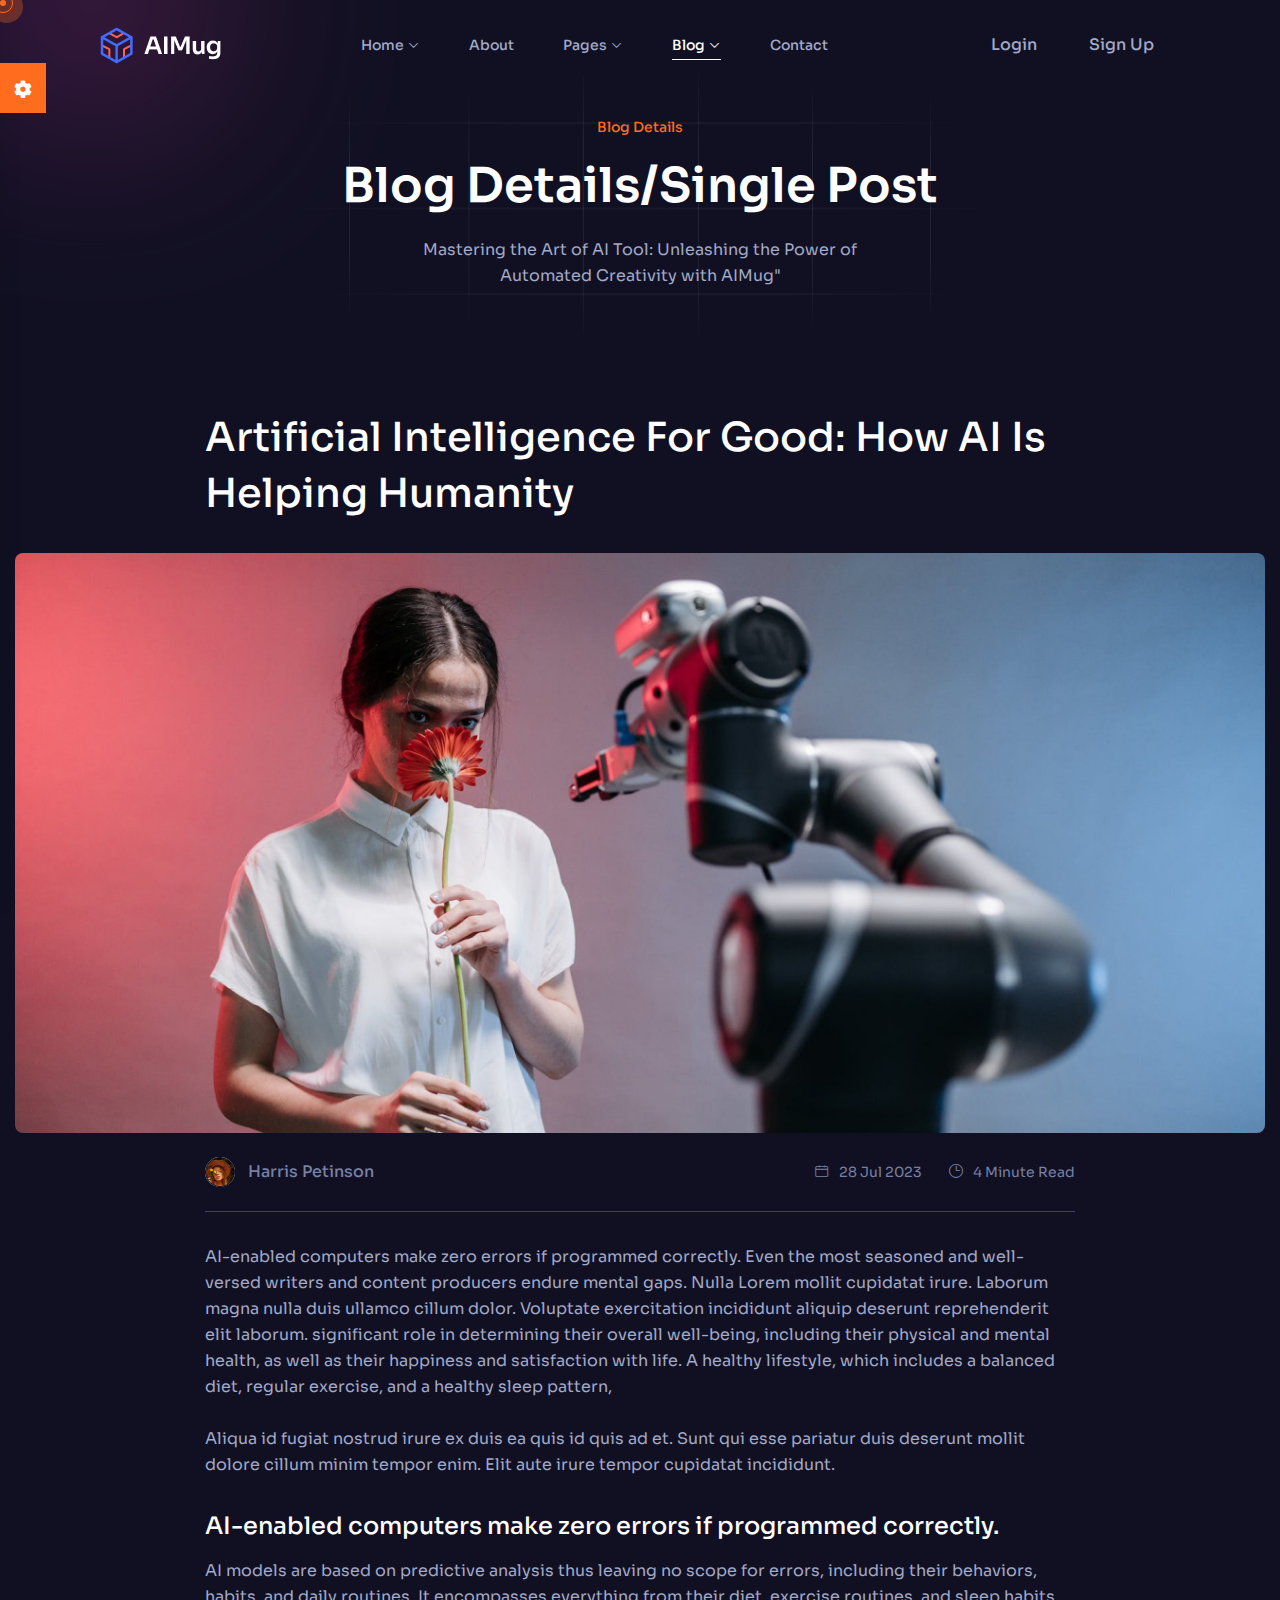
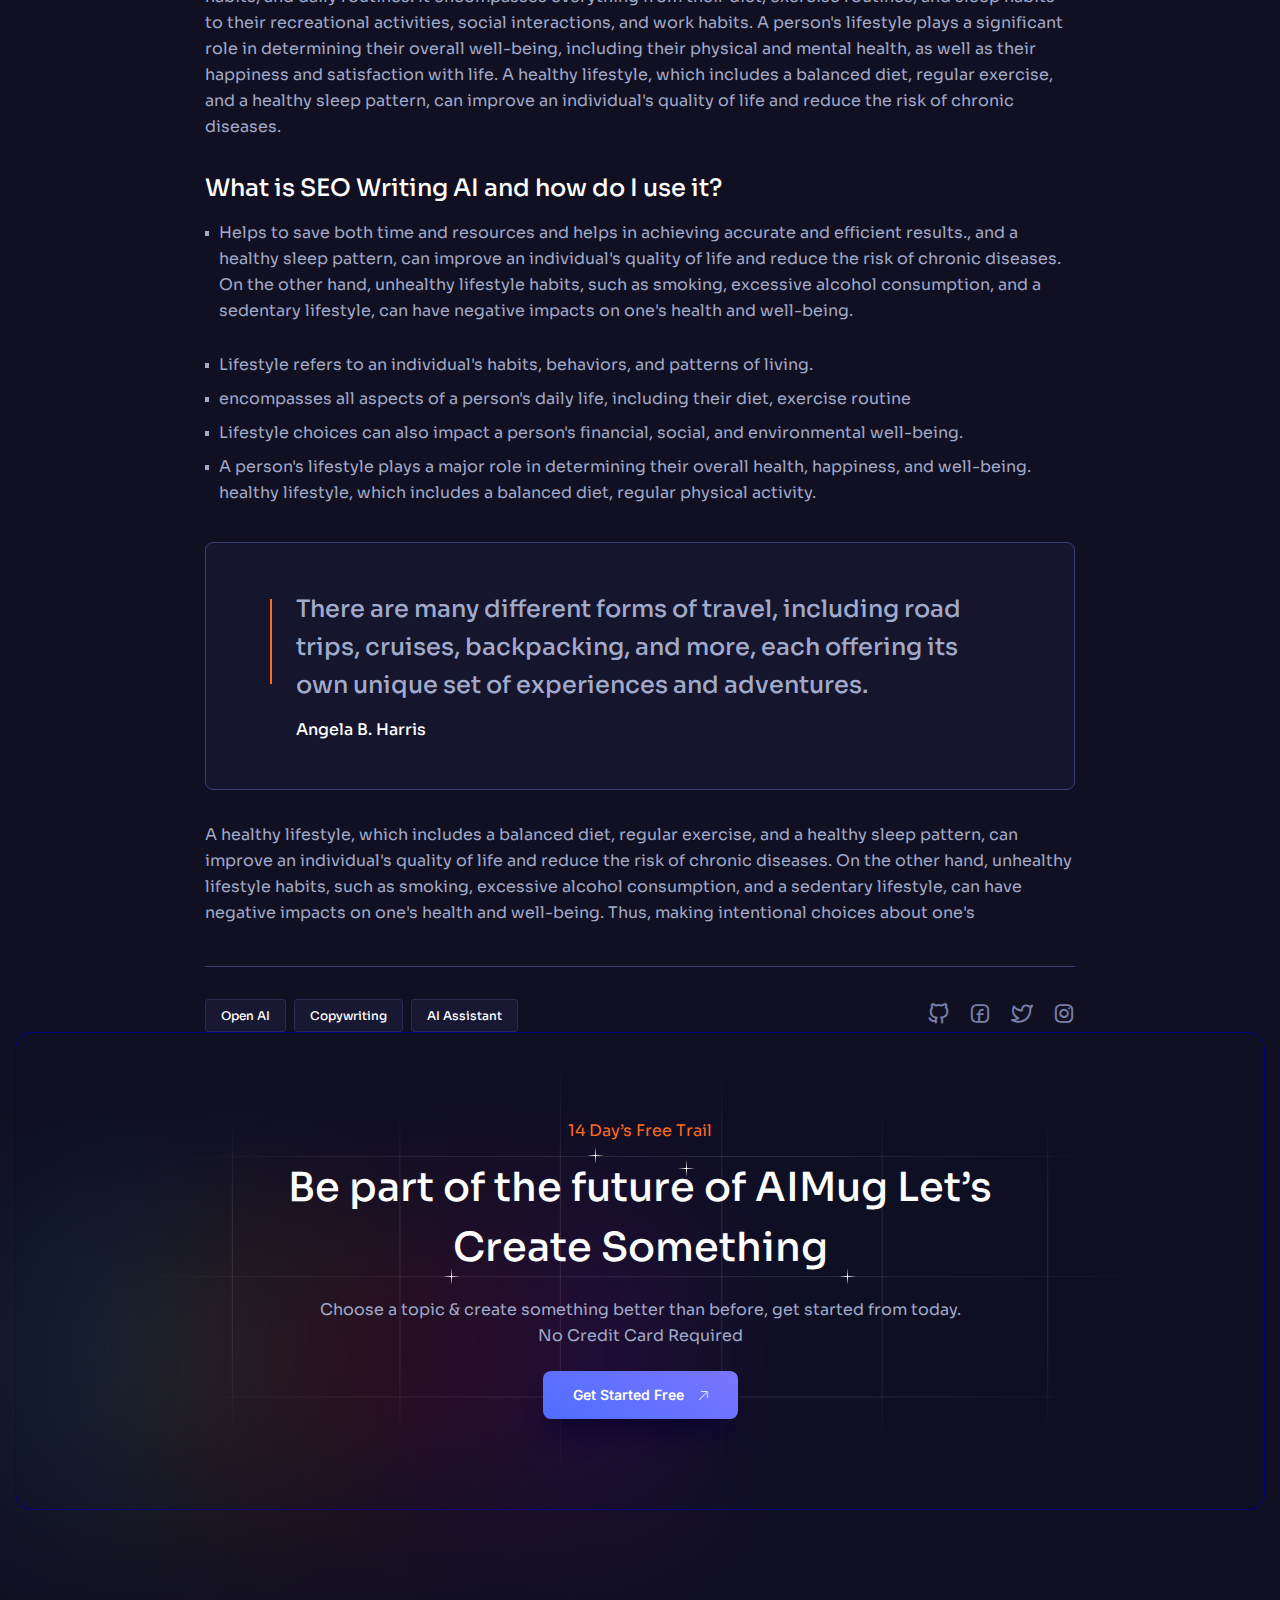
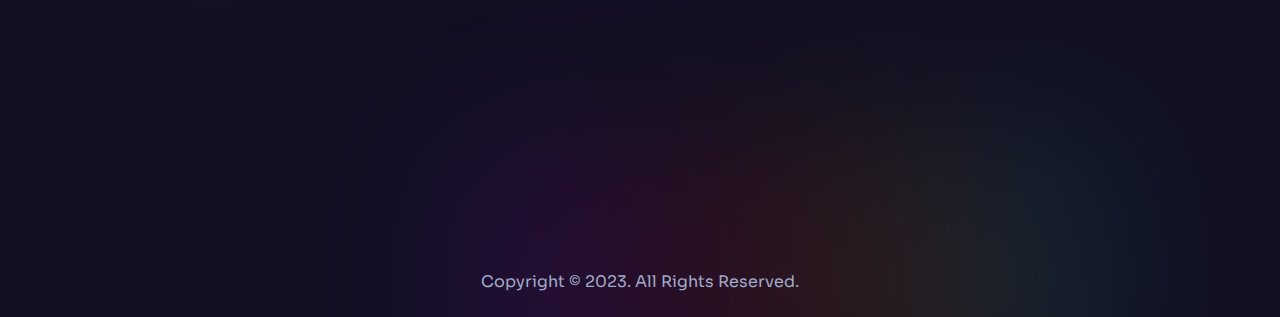
<file: aimug/blog-details.html>
<!DOCTYPE html>
<html>


<!-- Mirrored from marveltheme.com/tf/html/aimug/blog-details.html by HTTrack Website Copier/3.x [XR&CO'2014], Mon, 21 Apr 2025 13:29:44 GMT -->
<head>
	<meta charset="utf-8">
	<title>Aimug - Artificial Intelligence HTML-5 Template</title>

	<link href="https://fonts.googleapis.com/css2?family=Sora:wght@300;400;500;600;700;800&amp;display=swap"
		rel="stylesheet">

	<link href="https://fonts.googleapis.com/css2?family=Inter:wght@100;200;300;400;500;600;700;800;900&amp;display=swap"
		rel="stylesheet">

	<!--Color Switcher Mockup-->
	<link href="css/color-switcher-design.css" rel="stylesheet">
	<!-- Color Themes -->
	<link id="theme-color-file" href="css/color-themes/default-color.css" rel="stylesheet">
	<link rel="shortcut icon" href="images/favicon.png" type="image/x-icon">
	<link rel="icon" href="images/favicon.png" type="image/x-icon">
	<!-- Responsive -->
	<meta http-equiv="X-UA-Compatible" content="IE=edge">
	<meta name="viewport" content="width=device-width, initial-scale=1.0, maximum-scale=1.0, user-scalable=0">

	<!-- Stylesheets -->
	<link href="css/bootstrap.css" rel="stylesheet">
	<link href="css/style.css" rel="stylesheet">
	<link href="css/responsive.css" rel="stylesheet">

</head>

<body class="body-bg-color">

	<div class="page-wrapper">

		<!-- Preloader -->
		<div class="preloader"></div>
		<!-- End Preloader -->

		<!-- Cursor -->
		<div class="cursor"></div>
		<div class="cursor-follower"></div>
		<!-- Cursor End -->




		<!-- Main Header -->
		<header class="main-header main-header-one">

			<!-- Header Lower -->
			<div class="header-lower">

				<div class="main-menu__wrapper">
					<div class="inner-container d-flex align-items-center justify-content-between">

						<!-- Logo Box -->
						<div class="main-header-one__logo-box">
							<a href="index.html"><img src="images/resource/logo-1.png" alt=""></a>
						</div>

						<div class="nav-outer">

							<!-- Main Menu -->
							<nav class="main-menu show navbar-expand-md">
								<div class="navbar-header">
									<button class="navbar-toggler" type="button" data-toggle="collapse"
										data-target="#navbarSupportedContent" aria-controls="navbarSupportedContent"
										aria-expanded="false" aria-label="Toggle navigation">
										<span class="icon-bar"></span>
										<span class="icon-bar"></span>
										<span class="icon-bar"></span>
									</button>
								</div>

								<div class="navbar-collapse collapse clearfix" id="navbarSupportedContent">
									<ul class="navigation clearfix">
										<li class="dropdown"><a href="#">Home</a>
											<ul>
												<li><a href="index.html">Home 01 (AI Products)</a></li>
												<li><a href="index-2.html">Home 02 (Content Writing)</a></li>
												<li><a href="index-3.html">Home 03 (AI Image)</a></li>
												<li class="dropdown"><a href="#">Header Styles</a>
													<ul>
														<li><a href="index.html">Header Style One</a></li>
														<li><a href="index-2.html">Header Style Two</a></li>
														<li><a href="index-3.html">Header Style Three</a></li>
													</ul>
												</li>
											</ul>
										</li>
										<li><a href="about.html">About</a></li>
										<li class="dropdown"><a href="#">Pages</a>
											<ul>
												<li><a href="career.html">Career</a></li>
												<li><a href="career-details.html">Career Details</a></li>
												<li><a href="login.html">Login</a></li>
												<li><a href="create-account.html">Create Account</a></li>
												<li><a href="reset-password.html">Reset Password</a></li>
												<li><a href="404.html">404 Error</a></li>
											</ul>
										</li>
										<li class="dropdown"><a href="#">Blog</a>
											<ul>
												<li><a href="blog.html">Blog</a></li>
												<li><a href="blog-details.html">Blog Detail</a></li>
											</ul>
										</li>
										<li><a href="contact.html">Contact</a></li>
									</ul>
								</div>

							</nav>
							<!-- Main Menu End-->

						</div>

						<!-- Outer Box -->
						<div class="outer-box d-flex align-items-center">

							<ul class="main-header__login-sing-up">
								<li><a href="login.html">Login</a></li>
								<li><a href="create-account.html">Sign Up</a></li>
							</ul>

							<!-- Mobile Navigation Toggler -->
							<div class="mobile-nav-toggler">
								<span class="icon-menu"></span>
							</div>

						</div>
						<!-- End Outer Box -->

					</div>

				</div>
			</div>
			<!-- End Header Lower -->

			<!-- Mobile Menu  -->
			<div class="mobile-menu">
				<div class="menu-backdrop"></div>
				<div class="close-btn"><span class="icon far fa-times fa-fw"></span></div>
				<nav class="menu-box">
					<div class="nav-logo"><a href="index.html"><img src="images/logo-2.png" alt="" title=""></a></div>
					<!-- Search -->
					<div class="search-box">
						<form method="post" action="https://marveltheme.com/tf/html/aimug/contact.html">
							<div class="form-group">
								<input type="search" name="search-field" value="" placeholder="SEARCH HERE" required>
								<button type="submit"><span class="icon far fa-search fa-fw"></span></button>
							</div>
						</form>
					</div>
					<div class="menu-outer">
						<!--Here Menu Will Come Automatically Via Javascript / Same Menu as in Header-->
					</div>
				</nav>
			</div>
			<!-- End Mobile Menu -->
		</header>
		<!-- End Main Header -->


		<!-- Page Title Start -->
		<section class="page-title">
			<div class="container">
				<div class="page-title__inner">
					<div class="page-title__shape-1"
						style="background-image: url(images/shapes/page-title-shape-1.png);"></div>
					<div class="page-title__title-box">
						<p class="page-title__sub-title">Blog Details</p>
						<h3 class="page-title__title">Blog Details/Single Post</h3>
					</div>
					<p class="page-title__text">Mastering the Art of AI Tool: Unleashing the Power of <br> Automated
						Creativity with AIMug"</p>
				</div>
			</div>
		</section>
		<!-- Page Title End -->

		<!-- Blog Details Start -->
		<section class="blog-details">
			<div class="container">
				<div class="blog-details__top-title">
					<h3>Artificial Intelligence For Good: How AI Is Helping Humanity</h3>
				</div>
				<div class="blog-details__img">
					<img src="images/blog/blog-1-1.jpg" alt="">
				</div>
				<div class="blog-details__bottom">
					<div class="blog-details__person-and-date">
						<div class="blog-details__person">
							<div class="blog-details__person-img">
								<img src="images/blog/blog-details-person-img.jpg" alt="">
							</div>
							<p class="blog-details__person-name">Harris Petinson</p>
						</div>
						<ul class="blog-details__date">
							<li>
								<p><span class="icon-date"></span>28 Jul 2023</p>
							</li>
							<li>
								<p><span class="icon-three-o-clock-clock"></span>4 Minute Read</p>
							</li>
						</ul>
					</div>
					<p class="blog-details__text-1">AI-enabled computers make zero errors if programmed correctly. Even
						the most seasoned and well-versed writers and content producers endure mental gaps. Nulla Lorem
						mollit cupidatat irure. Laborum magna nulla duis ullamco cillum dolor. Voluptate exercitation
						incididunt aliquip deserunt reprehenderit elit laborum. significant role in determining their
						overall well-being, including their physical and mental health, as well as their happiness and
						satisfaction with life. A healthy lifestyle, which includes a balanced diet, regular exercise,
						and a healthy sleep pattern,</p>
					<p class="blog-details__text-2">
						Aliqua id fugiat nostrud irure ex duis ea quis id quis ad et. Sunt qui esse pariatur duis
						deserunt mollit dolore cillum minim tempor enim. Elit aute irure tempor cupidatat incididunt.
					</p>
					<p class="blog-details__text-3">AI-enabled computers make zero errors if programmed correctly.</p>
					<p class="blog-details__text-4">AI models are based on predictive analysis thus leaving no scope for
						errors, including their behaviors, habits, and daily routines. It encompasses everything from
						their diet, exercise routines, and sleep habits to their recreational activities, social
						interactions, and work habits. A person's lifestyle plays a significant role in determining
						their overall well-being, including their physical and mental health, as well as their happiness
						and satisfaction with life. A healthy lifestyle, which includes a balanced diet, regular
						exercise, and a healthy sleep pattern, can improve an individual's quality of life and reduce
						the risk of chronic diseases.</p>
					<p class="blog-details__text-5">What is SEO Writing AI and how do I use it?</p>
					<ul class="blog-details__points list-unstyled">
						<li>
							<div class="blog-details__points-shape"></div>
							<p>Helps to save both time and resources and helps in achieving accurate and efficient
								results., and a healthy sleep pattern, can improve an individual's quality of life and
								reduce the risk of chronic diseases. On the other hand, unhealthy lifestyle habits, such
								as smoking, excessive alcohol consumption, and a sedentary lifestyle, can have negative
								impacts on one's health and well-being.</p>
						</li>
						<li>
							<div class="blog-details__points-shape"></div>
							<p>Lifestyle refers to an individual's habits, behaviors, and patterns of living.</p>
						</li>
						<li>
							<div class="blog-details__points-shape"></div>
							<p>encompasses all aspects of a person's daily life, including their diet, exercise routine
							</p>
						</li>
						<li>
							<div class="blog-details__points-shape"></div>
							<p>Lifestyle choices can also impact a person's financial, social, and environmental
								well-being.</p>
						</li>
						<li>
							<div class="blog-details__points-shape"></div>
							<p>A person's lifestyle plays a major role in determining their overall health, happiness,
								and well-being.
								healthy lifestyle, which includes a balanced diet, regular physical activity.</p>
						</li>
					</ul>
					<div class="blog-details__text-box">
						<p>There are many different forms of travel, including road trips, cruises, backpacking, and
							more, each offering its own unique set of experiences and adventures.</p>
						<span>Angela B. Harris</span>
					</div>
					<p class="blog-details__text-6">A healthy lifestyle, which includes a balanced diet, regular
						exercise, and a healthy sleep pattern, can improve an individual's quality of life and reduce
						the risk of chronic diseases. On the other hand, unhealthy lifestyle habits, such as smoking,
						excessive alcohol consumption, and a sedentary lifestyle, can have negative impacts on one's
						health and well-being. Thus, making intentional choices about one's
					</p>
					<div class="blog-details__tag-and-social">
						<div class="blog-details__tag">
							<a href="#">Open AI</a>
							<a href="#">Copywriting</a>
							<a href="#">AI Assistant</a>
						</div>
						<div class="blog-details__social">
							<a href="#"><span class="icon-social-1"></span></a>
							<a href="#"><span class="icon-social-3"></span></a>
							<a href="#"><span class="icon-social-4"></span></a>
							<a href="#"><span class="icon-social-5"></span></a>
						</div>
					</div>
				</div>
			</div>
		</section>
		<!-- Blog Details End -->

		<!-- Free Trail Start -->
		<section class="free-trail">
			<div class="container">
				<div class="free-trail__wrap">
					<div class="free-trail__shape-3"
						style="background-image: url(images/shapes/free-trail-shape-3.png);"></div>
					<div class="free-trail__shape-1 float-bob-x"></div>
					<div class="free-trail__start-1 zoominout">
						<img src="images/shapes/free-trail-start-1.png" alt="">
					</div>
					<div class="free-trail__start-2 float-bob-y">
						<img src="images/shapes/free-trail-start-2.png" alt="">
					</div>
					<div class="free-trail__start-3 float-bob-x">
						<img src="images/shapes/free-trail-start-3.png" alt="">
					</div>
					<div class="free-trail__start-4 zoominout">
						<img src="images/shapes/free-trail-start-4.png" alt="">
					</div>
					<div class="free-trail__inner">
						<div class="section-title text-center">
							<div class="section-title__tagline-box">
								<span class="section-title__tagline">14 Day’s Free Trail</span>
							</div>
							<h2 class="section-title__title">Be part of the future of AIMug Let’s <br> Create Something
							</h2>
						</div>
						<p class="free-trail__text">Choose a topic & create something better than before, get started
							from today. <br>
							No Credit Card Required</p>
						<div class="free-trail__btn-box">
							<a href="contact.html" class="thm-btn-two free-trail__btn">Get Started Free <i
									class="icon-up-right-arrow"></i> </a>
						</div>
					</div>
				</div>
			</div>
		</section>
		<!-- Free Trail End -->

		<!-- Main Footer Start -->
		<footer class="main-footer">
			<div class="main-footer__shape-1 img-bounce"></div>
			<div class="main-footer__top">
				<div class="container">
					<div class="row">
						<div class="col-xl-3 col-lg-6 col-md-6 wow fadeInUp" data-wow-delay="100ms">
							<div class="footer-widget__column footer-widget__about">
								<div class="footer-widget__logo">
									<a href="index.html"><img src="images/resource/footer-logo-1.png" alt=""></a>
								</div>
								<p class="footer-widget__about-text">A Magical Tool to Optimize you content for the
									first know who you're targeting. Identify your target audience.</p>
							</div>
						</div>
						<div class="col-xl-2 col-lg-6 col-md-6 wow fadeInUp" data-wow-delay="200ms">
							<div class="footer-widget__column footer-widget__company">
								<div class="footer-widget__title-box">
									<h3 class="footer-widget__title">Company</h3>
								</div>
								<div class="footer-widget__company-list-box">
									<ul class="footer-widget__company-list">
										<li><a href="login.html">Sign in</a></li>
										<li><a href="create-account.html">Register</a></li>
										<li><a href="about.html">Pricing</a></li>
										<li><a href="about.html">Privacy Policy</a></li>
										<li><a href="career.html">Career</a></li>
									</ul>
								</div>
							</div>
						</div>
						<div class="col-xl-2 col-lg-6 col-md-6 wow fadeInUp" data-wow-delay="300ms">
							<div class="footer-widget__column footer-widget__resources">
								<div class="footer-widget__title-box">
									<h3 class="footer-widget__title">Resources</h3>
								</div>
								<div class="footer-widget__resources-list-box">
									<ul class="footer-widget__resources-list">
										<li><a href="about.html">AI writer</a></li>
										<li><a href="about.html">Businesses AI</a></li>
										<li><a href="about.html">AI Blog writer</a></li>
										<li><a href="about.html">AI Content Creator</a></li>
										<li><a href="about.html">AI Copy</a></li>
										<li><a href="blog.html">Article write</a></li>
									</ul>
								</div>
							</div>
						</div>
						<div class="col-xl-4 col-lg-6 col-md-6 wow fadeInUp" data-wow-delay="400ms">
							<div class="footer-widget__column footer-widget__newsletter">
								<div class="footer-widget__title-box">
									<h3 class="footer-widget__title">Resources</h3>
								</div>
								<div class="footer-widget__email-form">
									<form class="footer-widget__email-box">
										<div class="footer-widget__email-input-box">
											<input type="email" placeholder="Inter Your Email" name="email">
										</div>
										<button type="submit" class="footer-widget__btn"><i
												class="fas fa-paper-plane"></i></button>
									</form>
								</div>
								<div class="site-footer__social">
									<a href="#"><i class="icon-social-1"></i></a>
									<a href="#"><i class="icon-social-2"></i></a>
									<a href="#"><i class="icon-social-3"></i></a>
									<a href="#"><i class="icon-social-4"></i></a>
									<a href="#"><i class="icon-social-5"></i></a>
								</div>
							</div>
						</div>
					</div>
				</div>
			</div>
			<div class="main-footer__bottom">
				<div class="container">
					<div class="main-footer__bottom-inner">
						<p class="main-footer__bottom-text">Copyright © 2023. All Rights Reserved.</p>
					</div>
				</div>
			</div>
		</footer>
		<!-- Main Footer End -->






		<!-- Color Palate / Color Switcher -->
		<div class="color-palate">
			<div class="color-trigger">
				<i class="fas fa-cog fa-fw"></i>
			</div>
			<div class="color-palate-inner">
				<div class="color-palate-head">
					<h6>Choose Options</h6>
				</div>
				<!-- Colors -->
				<div class="various-color clearfix">
					<h6>Multiple Colors</h6><br>
					<div class="colors-list">
						<span class="palate default-color active"
							data-theme-file="css/color-themes/default-color.css"></span>
						<span class="palate blue-color" data-theme-file="css/color-themes/blue-color.css"></span>
						<span class="palate brown-color" data-theme-file="css/color-themes/brown-color.css"></span>
						<span class="palate green-color" data-theme-file="css/color-themes/green-color.css"></span>
						<span class="palate orange-color" data-theme-file="css/color-themes/orange-color.css"></span>
						<span class="palate purple-color" data-theme-file="css/color-themes/purple-color.css"></span>
						<span class="palate teal-color" data-theme-file="css/color-themes/teal-color.css"></span>
						<span class="palate yellow-color" data-theme-file="css/color-themes/yellow-color.css"></span>
					</div>
				</div>
				<h6>RTL Version</h6>
				<ul class="rtl-version option-box">
					<li class="rtl">RTL Version</li>
					<li>LTR Version</li>
				</ul>
				<h6>Boxed Version</h6>
				<ul class="box-version option-box">
					<li class="box">Boxed</li>
					<li>Full width</li>
				</ul>
				<h6>Want Sticky Header</h6>
				<ul class="header-version option-box">
					<li class="box">No</li>
					<li>Yes</li>
				</ul>
				<h6>Dark Verion</h6>
				<ul class="dark-version option-box">
					<li class="box">Yes</li>
					<li>No</li>
				</ul>
				<div class="purchase-box">
					You will find much more options for colors and styling in admin panel. This color picker is used
					only for demonstation purposes.
					<a href="#" class="theme-btn btn-style-two">
						<span class="btn-wrap">
							<span class="text-one">buy now</span>
							<span class="text-two">buy now</span>
						</span>
					</a>
				</div>
			</div>
		</div>
		<!-- End Color Palate / Color Switcher -->

		<!-- Search Popup -->
		<div class="search-popup">
			<div class="color-layer"></div>
			<button class="close-search"><span class="far fa-times fa-fw"></span></button>
			<form method="post" action="https://marveltheme.com/tf/html/aimug/blog.html">
				<div class="form-group">
					<input type="search" name="search-field" value="" placeholder="Search Here" required="">
					<button type="submit"><i class="far fa-search fa-fw"></i></button>
				</div>
			</form>
		</div>
		<!-- End Search Popup -->

	</div>
	<!-- End PageWrapper -->

	<!-- Scroll To Top -->
	<div class="scroll-to-top scroll-to-target" data-target="html"><span class="fas fa-arrow-up fa-fw"></span></div>

	<script src="js/jquery.js"></script>
	<script src="js/01-bootstrap.min.js"></script>
	<script src="js/02-bootstrap-select.min.js"></script>
	<script src="js/03-color-settings.js"></script>
	<script src="js/04-owl.js"></script>
	<script src="js/05-jarallax.min.js"></script>
	<script src="js/06-isotope.js"></script>
	<script src="js/07-wow.js"></script>
	<script src="js/08-validate.js"></script>
	<script src="js/09-appear.js"></script>
	<script src="js/10-swiper.min.js"></script>
	<script src="js/11-jquery.easing.min.js"></script>
	<script src="js/12-gsap.min.js"></script>
	<script src="js/13-odometer.js"></script>
	<script src="js/14-tilt.jquery.min.js"></script>
	<script src="js/15-magnific-popup.min.js"></script>
	<script src="js/16-jquery-ui.js"></script>
	<script src="js/17-marquee.min.js"></script>
	<script src="js/18-jquery.circleType.js"></script>
	<script src="js/19-jquery.lettering.min.js"></script>



	<script src="js/script.js"></script>


	<!--[if lt IE 9]><script src="https://cdnjs.cloudflare.com/ajax/libs/html5shiv/3.7.3/html5shiv.js"></script><![endif]-->
	<!--[if lt IE 9]><script src="js/respond.js"></script><![endif]-->

</body>


<!-- Mirrored from marveltheme.com/tf/html/aimug/blog-details.html by HTTrack Website Copier/3.x [XR&CO'2014], Mon, 21 Apr 2025 13:29:45 GMT -->
</html>
</file>
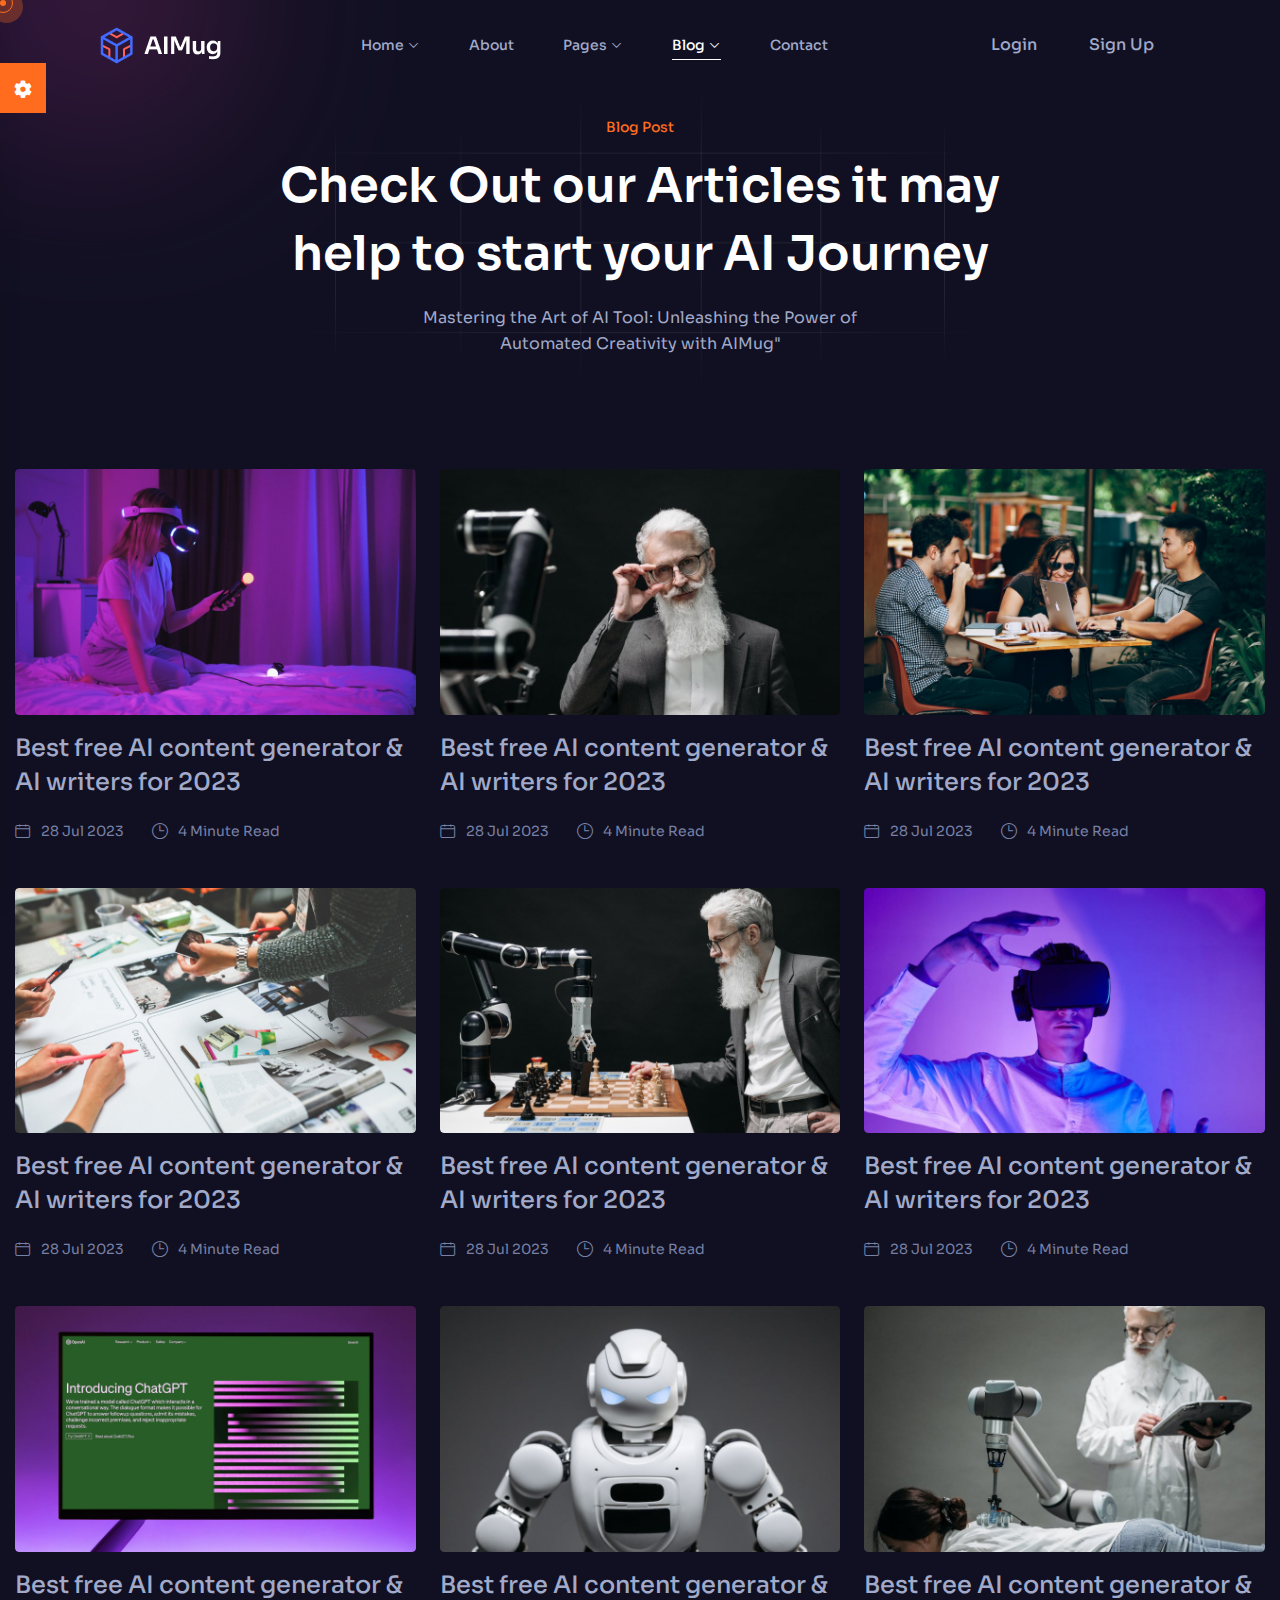
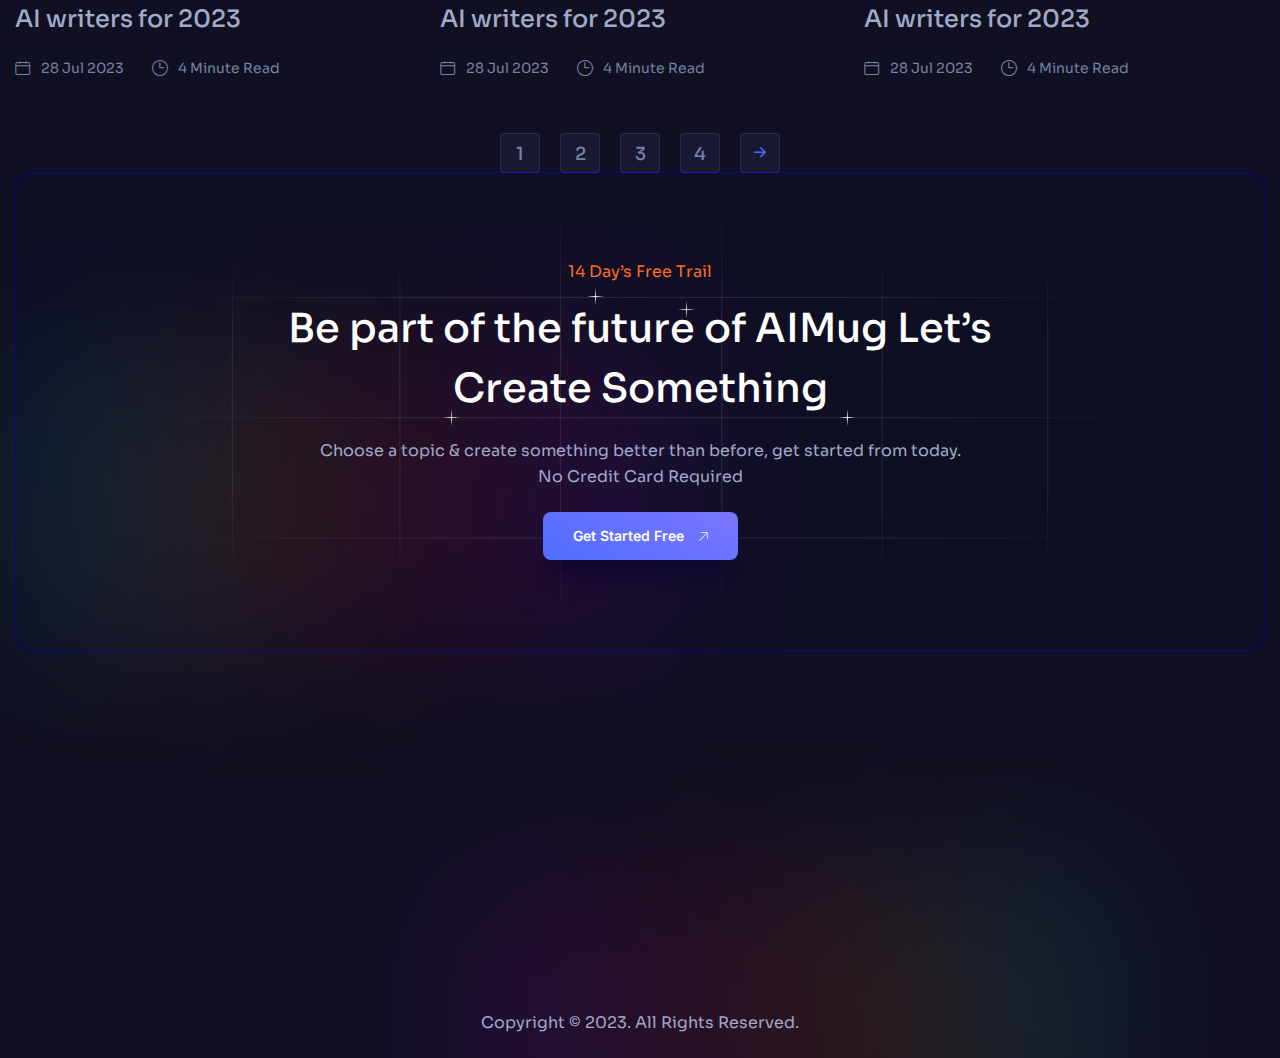
<file: aimug/blog.html>
<!DOCTYPE html>
<html>


<!-- Mirrored from marveltheme.com/tf/html/aimug/blog.html by HTTrack Website Copier/3.x [XR&CO'2014], Mon, 21 Apr 2025 13:29:41 GMT -->
<head>
	<meta charset="utf-8">
	<title>Aimug - Artificial Intelligence HTML-5 Template</title>

	<link href="https://fonts.googleapis.com/css2?family=Sora:wght@300;400;500;600;700;800&amp;display=swap"
		rel="stylesheet">

	<link href="https://fonts.googleapis.com/css2?family=Inter:wght@100;200;300;400;500;600;700;800;900&amp;display=swap"
		rel="stylesheet">

	<!--Color Switcher Mockup-->
	<link href="css/color-switcher-design.css" rel="stylesheet">
	<!-- Color Themes -->
	<link id="theme-color-file" href="css/color-themes/default-color.css" rel="stylesheet">
	<link rel="shortcut icon" href="images/favicon.png" type="image/x-icon">
	<link rel="icon" href="images/favicon.png" type="image/x-icon">
	<!-- Responsive -->
	<meta http-equiv="X-UA-Compatible" content="IE=edge">
	<meta name="viewport" content="width=device-width, initial-scale=1.0, maximum-scale=1.0, user-scalable=0">

	<!-- Stylesheets -->
	<link href="css/bootstrap.css" rel="stylesheet">
	<link href="css/style.css" rel="stylesheet">
	<link href="css/responsive.css" rel="stylesheet">

</head>

<body class="body-bg-color">

	<div class="page-wrapper">

		<!-- Preloader -->
		<div class="preloader"></div>
		<!-- End Preloader -->

		<!-- Cursor -->
		<div class="cursor"></div>
		<div class="cursor-follower"></div>
		<!-- Cursor End -->




		<!-- Main Header -->
		<header class="main-header main-header-one">

			<!-- Header Lower -->
			<div class="header-lower">

				<div class="main-menu__wrapper">
					<div class="inner-container d-flex align-items-center justify-content-between">

						<!-- Logo Box -->
						<div class="main-header-one__logo-box">
							<a href="index.html"><img src="images/resource/logo-1.png" alt=""></a>
						</div>

						<div class="nav-outer">

							<!-- Main Menu -->
							<nav class="main-menu show navbar-expand-md">
								<div class="navbar-header">
									<button class="navbar-toggler" type="button" data-toggle="collapse"
										data-target="#navbarSupportedContent" aria-controls="navbarSupportedContent"
										aria-expanded="false" aria-label="Toggle navigation">
										<span class="icon-bar"></span>
										<span class="icon-bar"></span>
										<span class="icon-bar"></span>
									</button>
								</div>

								<div class="navbar-collapse collapse clearfix" id="navbarSupportedContent">
									<ul class="navigation clearfix">
										<li class="dropdown"><a href="#">Home</a>
											<ul>
												<li><a href="index.html">Home 01 (AI Products)</a></li>
												<li><a href="index-2.html">Home 02 (Content Writing)</a></li>
												<li><a href="index-3.html">Home 03 (AI Image)</a></li>
												<li class="dropdown"><a href="#">Header Styles</a>
													<ul>
														<li><a href="index.html">Header Style One</a></li>
														<li><a href="index-2.html">Header Style Two</a></li>
														<li><a href="index-3.html">Header Style Three</a></li>
													</ul>
												</li>
											</ul>
										</li>
										<li><a href="about.html">About</a></li>
										<li class="dropdown"><a href="#">Pages</a>
											<ul>
												<li><a href="career.html">Career</a></li>
												<li><a href="career-details.html">Career Details</a></li>
												<li><a href="login.html">Login</a></li>
												<li><a href="create-account.html">Create Account</a></li>
												<li><a href="reset-password.html">Reset Password</a></li>
												<li><a href="404.html">404 Error</a></li>
											</ul>
										</li>
										<li class="dropdown"><a href="#">Blog</a>
											<ul>
												<li><a href="blog.html">Blog</a></li>
												<li><a href="blog-details.html">Blog Detail</a></li>
											</ul>
										</li>
										<li><a href="contact.html">Contact</a></li>
									</ul>
								</div>

							</nav>
							<!-- Main Menu End-->

						</div>

						<!-- Outer Box -->
						<div class="outer-box d-flex align-items-center">

							<ul class="main-header__login-sing-up">
								<li><a href="login.html">Login</a></li>
								<li><a href="create-account.html">Sign Up</a></li>
							</ul>

							<!-- Mobile Navigation Toggler -->
							<div class="mobile-nav-toggler">
								<span class="icon-menu"></span>
							</div>

						</div>
						<!-- End Outer Box -->

					</div>

				</div>
			</div>
			<!-- End Header Lower -->

			<!-- Mobile Menu  -->
			<div class="mobile-menu">
				<div class="menu-backdrop"></div>
				<div class="close-btn"><span class="icon far fa-times fa-fw"></span></div>
				<nav class="menu-box">
					<div class="nav-logo"><a href="index.html"><img src="images/logo-2.png" alt="" title=""></a></div>
					<!-- Search -->
					<div class="search-box">
						<form method="post" action="https://marveltheme.com/tf/html/aimug/contact.html">
							<div class="form-group">
								<input type="search" name="search-field" value="" placeholder="SEARCH HERE" required>
								<button type="submit"><span class="icon far fa-search fa-fw"></span></button>
							</div>
						</form>
					</div>
					<div class="menu-outer">
						<!--Here Menu Will Come Automatically Via Javascript / Same Menu as in Header-->
					</div>
				</nav>
			</div>
			<!-- End Mobile Menu -->
		</header>
		<!-- End Main Header -->

		<!-- Page Title Start -->
		<section class="page-title">
			<div class="container">
				<div class="page-title__inner">
					<div class="page-title__shape-1"
						style="background-image: url(images/shapes/page-title-shape-1.png);"></div>
					<div class="page-title__title-box">
						<p class="page-title__sub-title">Blog Post</p>
						<h3 class="page-title__title">Check Out our Articles it may help
							to start your AI Journey</h3>
					</div>
					<p class="page-title__text">Mastering the Art of AI Tool: Unleashing the Power of <br> Automated
						Creativity with AIMug"</p>
				</div>
			</div>
		</section>
		<!-- Page Title End -->

		<!-- Blog Page Start -->
		<section class="blog-page">
			<div class="container">
				<div class="row">
					<!--Blog Page Single Start-->
					<div class="col-xl-4 col-lg-4 col-md-6">
						<div class="blog-page__single">
							<div class="blog-page__img-box">
								<div class="blog-page__img">
									<img src="images/blog/blog-page-1-1.jpg" alt="">
								</div>
							</div>
							<h3 class="blog-page__title"><a href="blog-details.html">Best free AI content generator & AI
									writers for 2023</a></h3>
							<div class="blog-page__date">
								<p><span class="icon-date"></span>28 Jul 2023</p>
								<p><span class="icon-three-o-clock-clock"></span>4 Minute Read</p>
							</div>
						</div>
					</div>
					<!--Blog Page Single End-->
					<!--Blog Page Single Start-->
					<div class="col-xl-4 col-lg-4 col-md-6">
						<div class="blog-page__single">
							<div class="blog-page__img-box">
								<div class="blog-page__img">
									<img src="images/blog/blog-page-1-2.jpg" alt="">
								</div>
							</div>
							<h3 class="blog-page__title"><a href="blog-details.html">Best free AI content generator & AI
									writers for 2023</a></h3>
							<div class="blog-page__date">
								<p><span class="icon-date"></span>28 Jul 2023</p>
								<p><span class="icon-three-o-clock-clock"></span>4 Minute Read</p>
							</div>
						</div>
					</div>
					<!--Blog Page Single End-->
					<!--Blog Page Single Start-->
					<div class="col-xl-4 col-lg-4 col-md-6">
						<div class="blog-page__single">
							<div class="blog-page__img-box">
								<div class="blog-page__img">
									<img src="images/blog/blog-page-1-3.jpg" alt="">
								</div>
							</div>
							<h3 class="blog-page__title"><a href="blog-details.html">Best free AI content generator & AI
									writers for 2023</a></h3>
							<div class="blog-page__date">
								<p><span class="icon-date"></span>28 Jul 2023</p>
								<p><span class="icon-three-o-clock-clock"></span>4 Minute Read</p>
							</div>
						</div>
					</div>
					<!--Blog Page Single End-->
					<!--Blog Page Single Start-->
					<div class="col-xl-4 col-lg-4 col-md-6">
						<div class="blog-page__single">
							<div class="blog-page__img-box">
								<div class="blog-page__img">
									<img src="images/blog/blog-page-1-4.jpg" alt="">
								</div>
							</div>
							<h3 class="blog-page__title"><a href="blog-details.html">Best free AI content generator & AI
									writers for 2023</a></h3>
							<div class="blog-page__date">
								<p><span class="icon-date"></span>28 Jul 2023</p>
								<p><span class="icon-three-o-clock-clock"></span>4 Minute Read</p>
							</div>
						</div>
					</div>
					<!--Blog Page Single End-->
					<!--Blog Page Single Start-->
					<div class="col-xl-4 col-lg-4 col-md-6">
						<div class="blog-page__single">
							<div class="blog-page__img-box">
								<div class="blog-page__img">
									<img src="images/blog/blog-page-1-5.jpg" alt="">
								</div>
							</div>
							<h3 class="blog-page__title"><a href="blog-details.html">Best free AI content generator & AI
									writers for 2023</a></h3>
							<div class="blog-page__date">
								<p><span class="icon-date"></span>28 Jul 2023</p>
								<p><span class="icon-three-o-clock-clock"></span>4 Minute Read</p>
							</div>
						</div>
					</div>
					<!--Blog Page Single End-->
					<!--Blog Page Single Start-->
					<div class="col-xl-4 col-lg-4 col-md-6">
						<div class="blog-page__single">
							<div class="blog-page__img-box">
								<div class="blog-page__img">
									<img src="images/blog/blog-page-1-6.jpg" alt="">
								</div>
							</div>
							<h3 class="blog-page__title"><a href="blog-details.html">Best free AI content generator & AI
									writers for 2023</a></h3>
							<div class="blog-page__date">
								<p><span class="icon-date"></span>28 Jul 2023</p>
								<p><span class="icon-three-o-clock-clock"></span>4 Minute Read</p>
							</div>
						</div>
					</div>
					<!--Blog Page Single End-->
					<!--Blog Page Single Start-->
					<div class="col-xl-4 col-lg-4 col-md-6">
						<div class="blog-page__single">
							<div class="blog-page__img-box">
								<div class="blog-page__img">
									<img src="images/blog/blog-page-1-7.jpg" alt="">
								</div>
							</div>
							<h3 class="blog-page__title"><a href="blog-details.html">Best free AI content generator & AI
									writers for 2023</a></h3>
							<div class="blog-page__date">
								<p><span class="icon-date"></span>28 Jul 2023</p>
								<p><span class="icon-three-o-clock-clock"></span>4 Minute Read</p>
							</div>
						</div>
					</div>
					<!--Blog Page Single End-->
					<!--Blog Page Single Start-->
					<div class="col-xl-4 col-lg-4 col-md-6">
						<div class="blog-page__single">
							<div class="blog-page__img-box">
								<div class="blog-page__img">
									<img src="images/blog/blog-page-1-8.jpg" alt="">
								</div>
							</div>
							<h3 class="blog-page__title"><a href="blog-details.html">Best free AI content generator & AI
									writers for 2023</a></h3>
							<div class="blog-page__date">
								<p><span class="icon-date"></span>28 Jul 2023</p>
								<p><span class="icon-three-o-clock-clock"></span>4 Minute Read</p>
							</div>
						</div>
					</div>
					<!--Blog Page Single End-->
					<!--Blog Page Single Start-->
					<div class="col-xl-4 col-lg-4 col-md-6">
						<div class="blog-page__single">
							<div class="blog-page__img-box">
								<div class="blog-page__img">
									<img src="images/blog/blog-page-1-9.jpg" alt="">
								</div>
							</div>
							<h3 class="blog-page__title"><a href="blog-details.html">Best free AI content generator & AI
									writers for 2023</a>
							</h3>
							<div class="blog-page__date">
								<p><span class="icon-date"></span>28 Jul 2023</p>
								<p><span class="icon-three-o-clock-clock"></span>4 Minute Read</p>
							</div>
						</div>
					</div>
					<!--Blog Page Single End-->
				</div>
				<div class="career-page__pagination">
					<ul class="pg-pagination list-unstyled">
						<li class="count"><a href="#">1</a></li>
						<li class="count"><a href="#">2</a></li>
						<li class="count"><a href="#">3</a></li>
						<li class="count"><a href="#">4</a></li>
						<li class="next">
							<a href="#" aria-label="Next"><span class="icon-arrow-right"></span></a>
						</li>
					</ul>
				</div>
			</div>
		</section>
		<!-- Blog Page End -->

		<!-- Free Trail Start -->
		<section class="free-trail">
			<div class="container">
				<div class="free-trail__wrap">
					<div class="free-trail__shape-3"
						style="background-image: url(images/shapes/free-trail-shape-3.png);"></div>
					<div class="free-trail__shape-1 float-bob-x"></div>
					<div class="free-trail__start-1 zoominout">
						<img src="images/shapes/free-trail-start-1.png" alt="">
					</div>
					<div class="free-trail__start-2 float-bob-y">
						<img src="images/shapes/free-trail-start-2.png" alt="">
					</div>
					<div class="free-trail__start-3 float-bob-x">
						<img src="images/shapes/free-trail-start-3.png" alt="">
					</div>
					<div class="free-trail__start-4 zoominout">
						<img src="images/shapes/free-trail-start-4.png" alt="">
					</div>
					<div class="free-trail__inner">
						<div class="section-title text-center">
							<div class="section-title__tagline-box">
								<span class="section-title__tagline">14 Day’s Free Trail</span>
							</div>
							<h2 class="section-title__title">Be part of the future of AIMug Let’s <br> Create Something
							</h2>
						</div>
						<p class="free-trail__text">Choose a topic & create something better than before, get started
							from today. <br>
							No Credit Card Required</p>
						<div class="free-trail__btn-box">
							<a href="contact.html" class="thm-btn-two free-trail__btn">Get Started Free <i
									class="icon-up-right-arrow"></i> </a>
						</div>
					</div>
				</div>
			</div>
		</section>
		<!-- Free Trail End -->

		<!-- Main Footer Start -->
		<footer class="main-footer">
			<div class="main-footer__shape-1 img-bounce"></div>
			<div class="main-footer__top">
				<div class="container">
					<div class="row">
						<div class="col-xl-3 col-lg-6 col-md-6 wow fadeInUp" data-wow-delay="100ms">
							<div class="footer-widget__column footer-widget__about">
								<div class="footer-widget__logo">
									<a href="index.html"><img src="images/resource/footer-logo-1.png" alt=""></a>
								</div>
								<p class="footer-widget__about-text">A Magical Tool to Optimize you content for the
									first know who you're targeting. Identify your target audience.</p>
							</div>
						</div>
						<div class="col-xl-2 col-lg-6 col-md-6 wow fadeInUp" data-wow-delay="200ms">
							<div class="footer-widget__column footer-widget__company">
								<div class="footer-widget__title-box">
									<h3 class="footer-widget__title">Company</h3>
								</div>
								<div class="footer-widget__company-list-box">
									<ul class="footer-widget__company-list">
										<li><a href="login.html">Sign in</a></li>
										<li><a href="create-account.html">Register</a></li>
										<li><a href="about.html">Pricing</a></li>
										<li><a href="about.html">Privacy Policy</a></li>
										<li><a href="career.html">Career</a></li>
									</ul>
								</div>
							</div>
						</div>
						<div class="col-xl-2 col-lg-6 col-md-6 wow fadeInUp" data-wow-delay="300ms">
							<div class="footer-widget__column footer-widget__resources">
								<div class="footer-widget__title-box">
									<h3 class="footer-widget__title">Resources</h3>
								</div>
								<div class="footer-widget__resources-list-box">
									<ul class="footer-widget__resources-list">
										<li><a href="about.html">AI writer</a></li>
										<li><a href="about.html">Businesses AI</a></li>
										<li><a href="about.html">AI Blog writer</a></li>
										<li><a href="about.html">AI Content Creator</a></li>
										<li><a href="about.html">AI Copy</a></li>
										<li><a href="blog.html">Article write</a></li>
									</ul>
								</div>
							</div>
						</div>
						<div class="col-xl-4 col-lg-6 col-md-6 wow fadeInUp" data-wow-delay="400ms">
							<div class="footer-widget__column footer-widget__newsletter">
								<div class="footer-widget__title-box">
									<h3 class="footer-widget__title">Resources</h3>
								</div>
								<div class="footer-widget__email-form">
									<form class="footer-widget__email-box">
										<div class="footer-widget__email-input-box">
											<input type="email" placeholder="Inter Your Email" name="email">
										</div>
										<button type="submit" class="footer-widget__btn"><i
												class="fas fa-paper-plane"></i></button>
									</form>
								</div>
								<div class="site-footer__social">
									<a href="#"><i class="icon-social-1"></i></a>
									<a href="#"><i class="icon-social-2"></i></a>
									<a href="#"><i class="icon-social-3"></i></a>
									<a href="#"><i class="icon-social-4"></i></a>
									<a href="#"><i class="icon-social-5"></i></a>
								</div>
							</div>
						</div>
					</div>
				</div>
			</div>
			<div class="main-footer__bottom">
				<div class="container">
					<div class="main-footer__bottom-inner">
						<p class="main-footer__bottom-text">Copyright © 2023. All Rights Reserved.</p>
					</div>
				</div>
			</div>
		</footer>
		<!-- Main Footer End -->






		<!-- Color Palate / Color Switcher -->
		<div class="color-palate">
			<div class="color-trigger">
				<i class="fas fa-cog fa-fw"></i>
			</div>
			<div class="color-palate-inner">
				<div class="color-palate-head">
					<h6>Choose Options</h6>
				</div>
				<!-- Colors -->
				<div class="various-color clearfix">
					<h6>Multiple Colors</h6><br>
					<div class="colors-list">
						<span class="palate default-color active"
							data-theme-file="css/color-themes/default-color.css"></span>
						<span class="palate blue-color" data-theme-file="css/color-themes/blue-color.css"></span>
						<span class="palate brown-color" data-theme-file="css/color-themes/brown-color.css"></span>
						<span class="palate green-color" data-theme-file="css/color-themes/green-color.css"></span>
						<span class="palate orange-color" data-theme-file="css/color-themes/orange-color.css"></span>
						<span class="palate purple-color" data-theme-file="css/color-themes/purple-color.css"></span>
						<span class="palate teal-color" data-theme-file="css/color-themes/teal-color.css"></span>
						<span class="palate yellow-color" data-theme-file="css/color-themes/yellow-color.css"></span>
					</div>
				</div>
				<h6>RTL Version</h6>
				<ul class="rtl-version option-box">
					<li class="rtl">RTL Version</li>
					<li>LTR Version</li>
				</ul>
				<h6>Boxed Version</h6>
				<ul class="box-version option-box">
					<li class="box">Boxed</li>
					<li>Full width</li>
				</ul>
				<h6>Want Sticky Header</h6>
				<ul class="header-version option-box">
					<li class="box">No</li>
					<li>Yes</li>
				</ul>
				<h6>Dark Verion</h6>
				<ul class="dark-version option-box">
					<li class="box">Yes</li>
					<li>No</li>
				</ul>
				<div class="purchase-box">
					You will find much more options for colors and styling in admin panel. This color picker is used
					only for demonstation purposes.
					<a href="#" class="theme-btn btn-style-two">
						<span class="btn-wrap">
							<span class="text-one">buy now</span>
							<span class="text-two">buy now</span>
						</span>
					</a>
				</div>
			</div>
		</div>
		<!-- End Color Palate / Color Switcher -->

		<!-- Search Popup -->
		<div class="search-popup">
			<div class="color-layer"></div>
			<button class="close-search"><span class="far fa-times fa-fw"></span></button>
			<form method="post" action="https://marveltheme.com/tf/html/aimug/blog.html">
				<div class="form-group">
					<input type="search" name="search-field" value="" placeholder="Search Here" required="">
					<button type="submit"><i class="far fa-search fa-fw"></i></button>
				</div>
			</form>
		</div>
		<!-- End Search Popup -->

	</div>
	<!-- End PageWrapper -->

	<!-- Scroll To Top -->
	<div class="scroll-to-top scroll-to-target" data-target="html"><span class="fas fa-arrow-up fa-fw"></span></div>

	<script src="js/jquery.js"></script>
	<script src="js/01-bootstrap.min.js"></script>
	<script src="js/02-bootstrap-select.min.js"></script>
	<script src="js/03-color-settings.js"></script>
	<script src="js/04-owl.js"></script>
	<script src="js/05-jarallax.min.js"></script>
	<script src="js/06-isotope.js"></script>
	<script src="js/07-wow.js"></script>
	<script src="js/08-validate.js"></script>
	<script src="js/09-appear.js"></script>
	<script src="js/10-swiper.min.js"></script>
	<script src="js/11-jquery.easing.min.js"></script>
	<script src="js/12-gsap.min.js"></script>
	<script src="js/13-odometer.js"></script>
	<script src="js/14-tilt.jquery.min.js"></script>
	<script src="js/15-magnific-popup.min.js"></script>
	<script src="js/16-jquery-ui.js"></script>
	<script src="js/17-marquee.min.js"></script>
	<script src="js/18-jquery.circleType.js"></script>
	<script src="js/19-jquery.lettering.min.js"></script>



	<script src="js/script.js"></script>


	<!--[if lt IE 9]><script src="https://cdnjs.cloudflare.com/ajax/libs/html5shiv/3.7.3/html5shiv.js"></script><![endif]-->
	<!--[if lt IE 9]><script src="js/respond.js"></script><![endif]-->

</body>


<!-- Mirrored from marveltheme.com/tf/html/aimug/blog.html by HTTrack Website Copier/3.x [XR&CO'2014], Mon, 21 Apr 2025 13:29:44 GMT -->
</html>
</file>
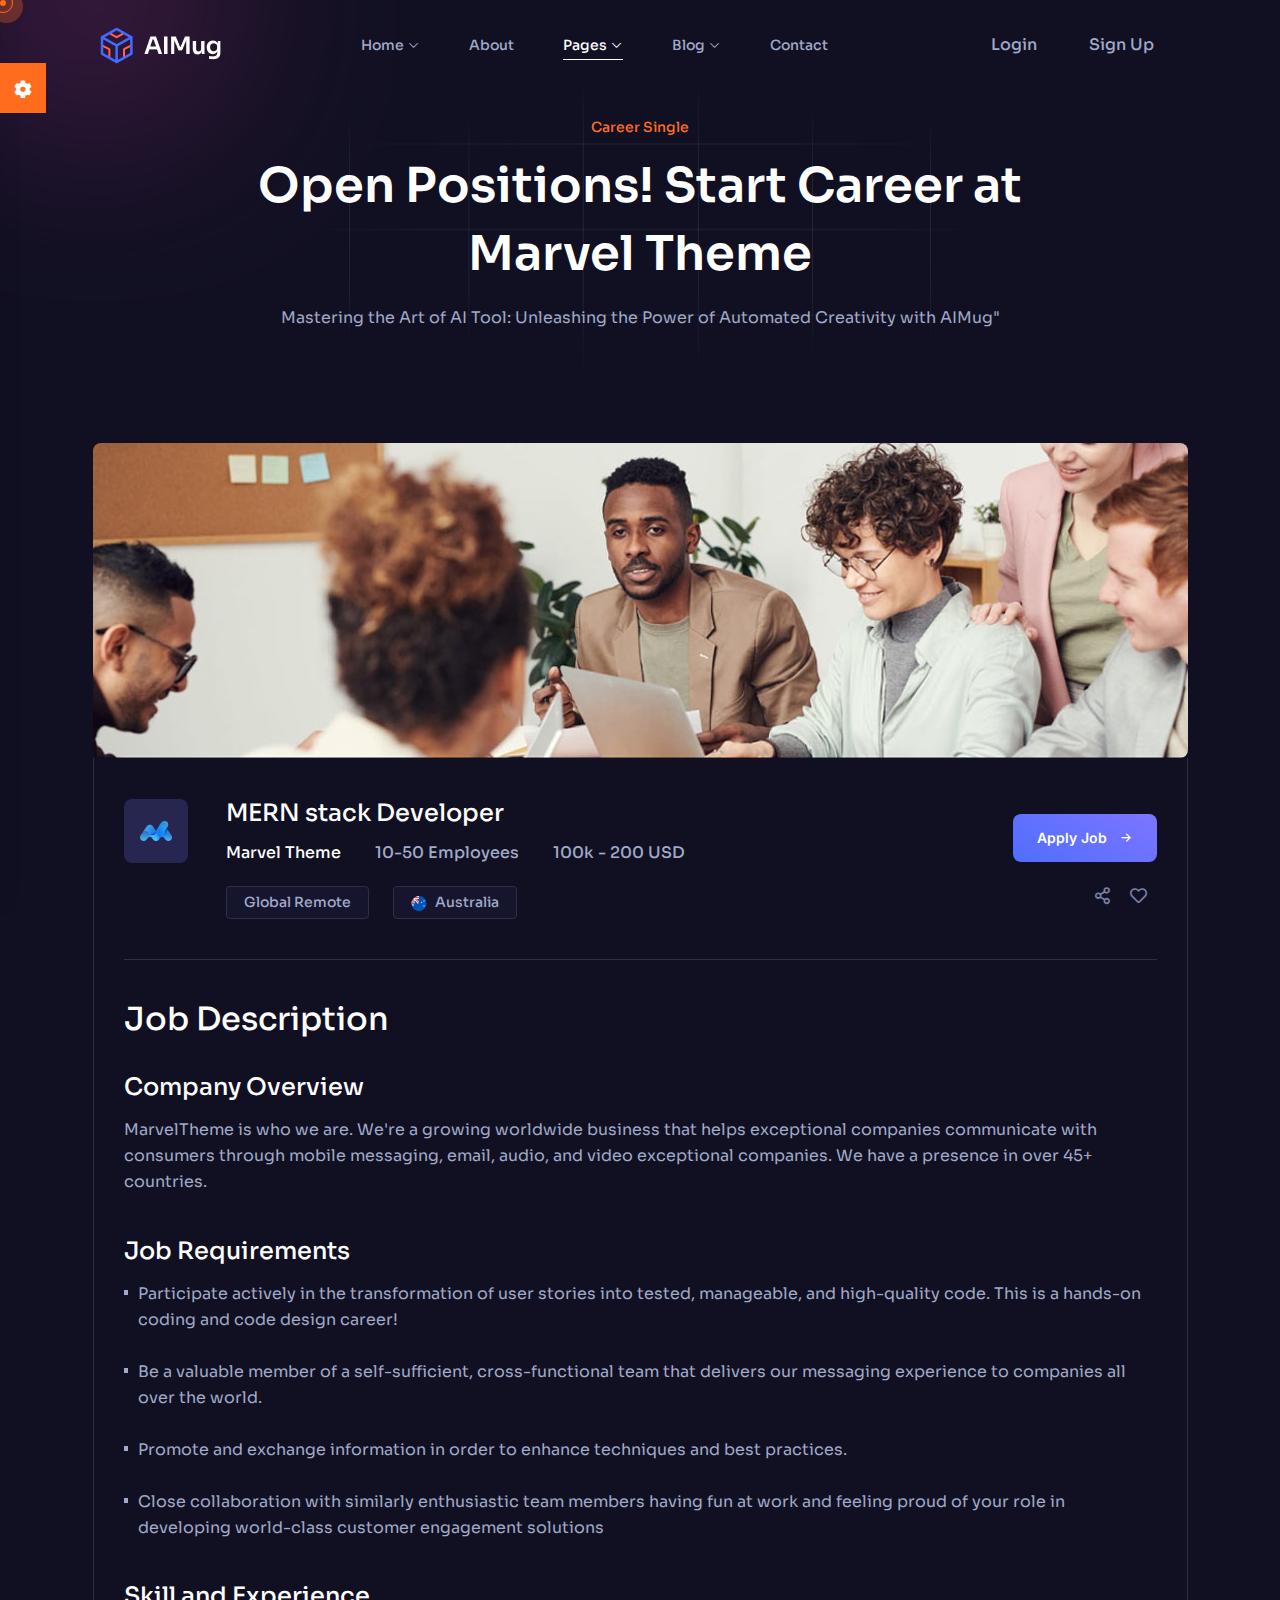
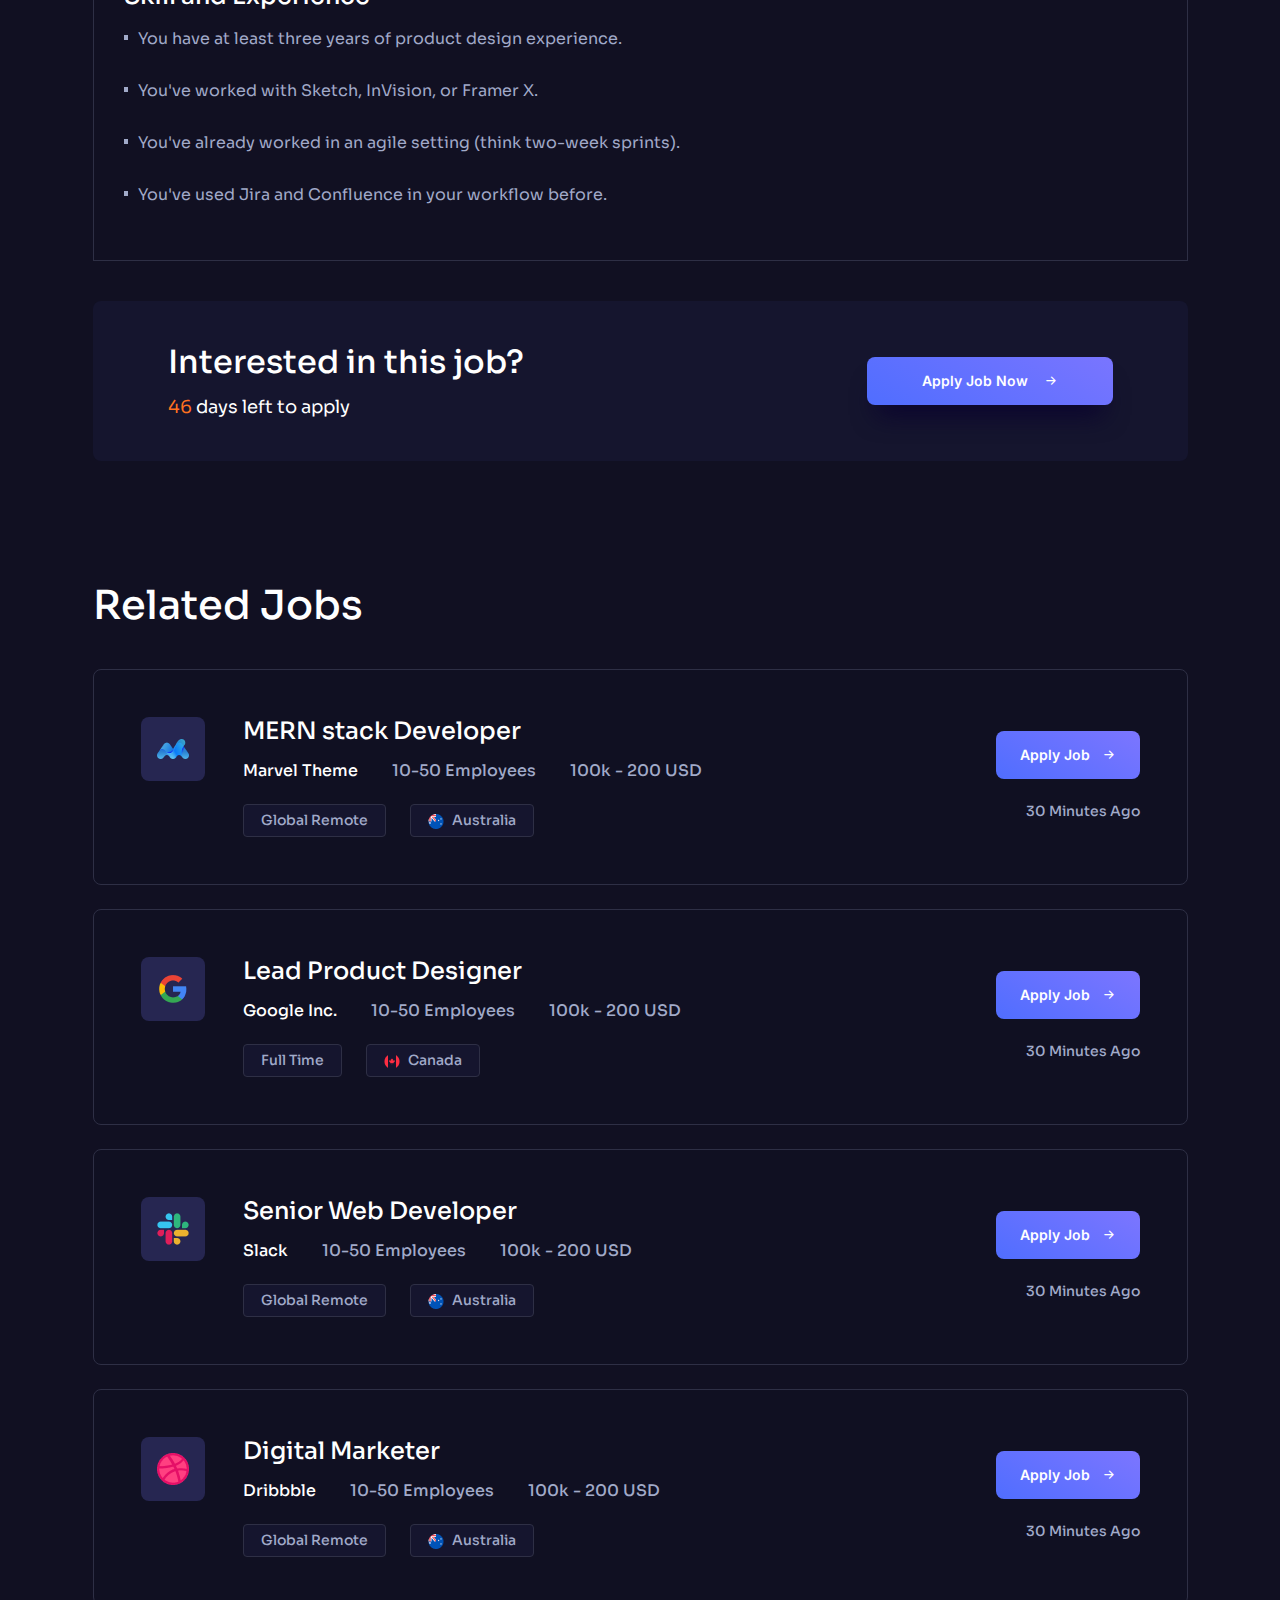
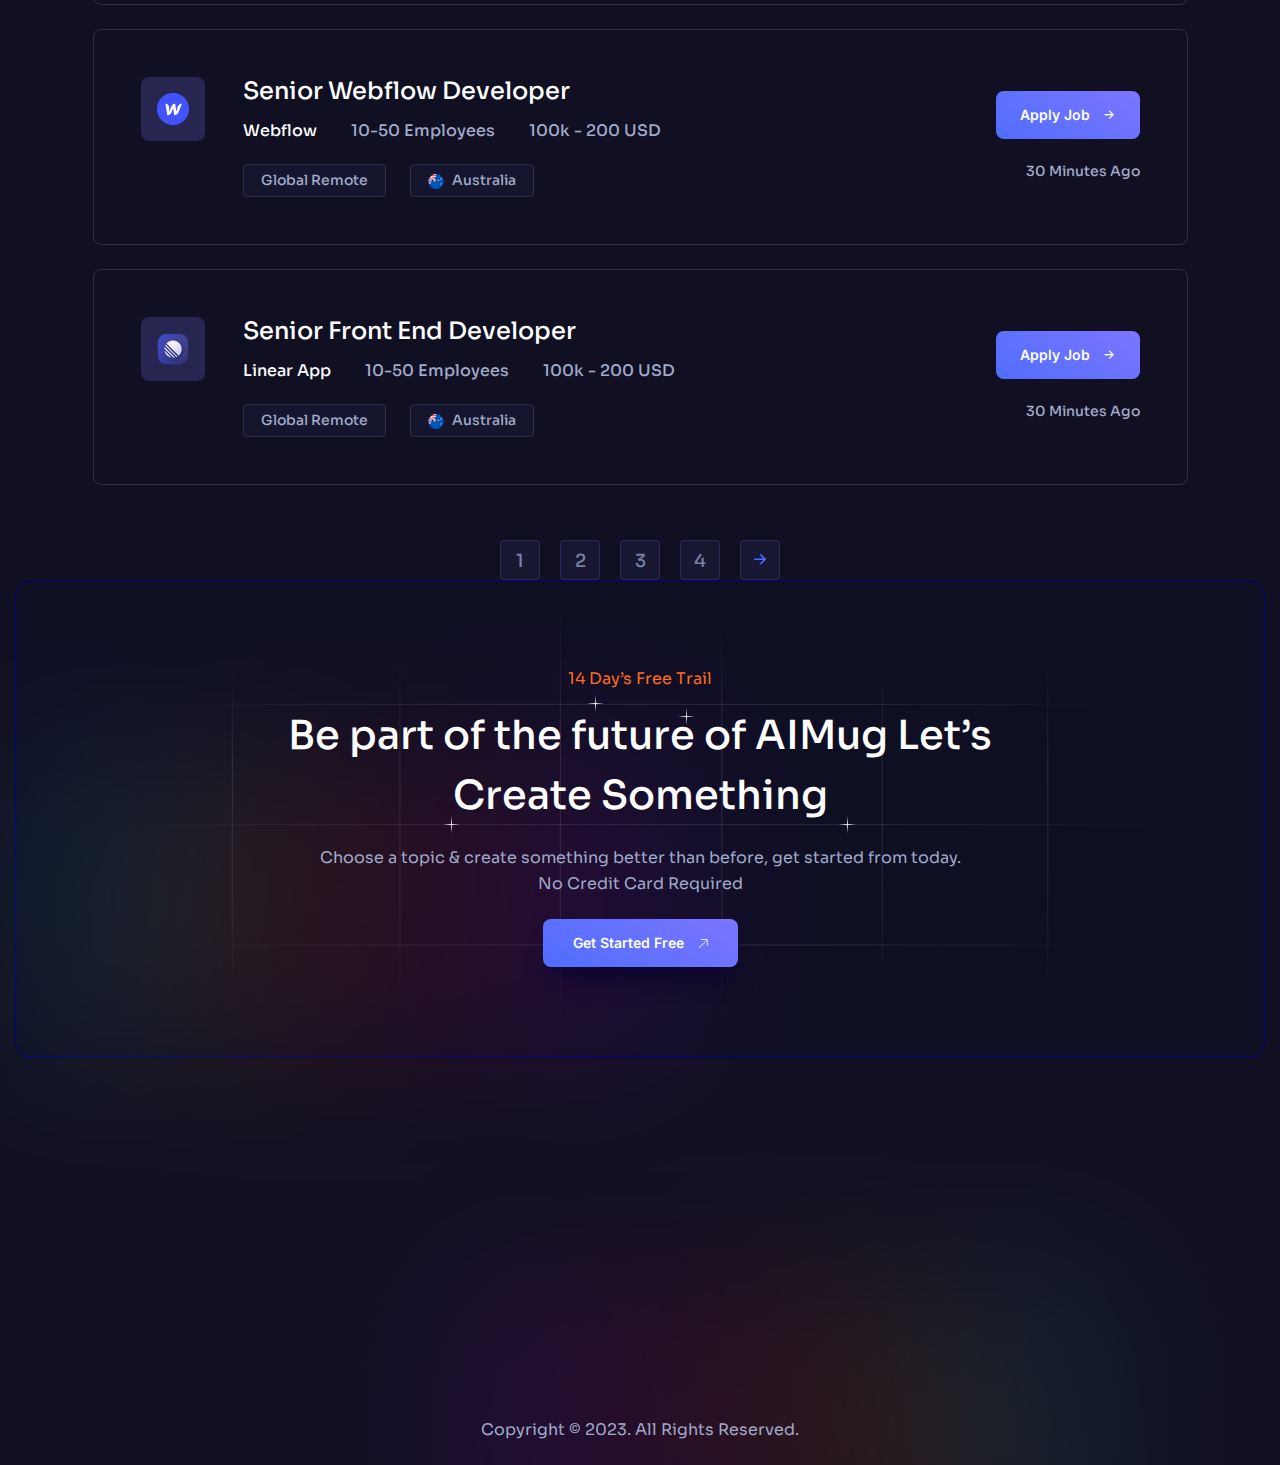
<file: aimug/career-details.html>
<!DOCTYPE html>
<html>


<!-- Mirrored from marveltheme.com/tf/html/aimug/career-details.html by HTTrack Website Copier/3.x [XR&CO'2014], Mon, 21 Apr 2025 13:29:39 GMT -->
<head>
	<meta charset="utf-8">
	<title>Aimug - Artificial Intelligence HTML-5 Template</title>

	<link href="https://fonts.googleapis.com/css2?family=Sora:wght@300;400;500;600;700;800&amp;display=swap"
		rel="stylesheet">

	<link href="https://fonts.googleapis.com/css2?family=Inter:wght@100;200;300;400;500;600;700;800;900&amp;display=swap"
		rel="stylesheet">

	<!--Color Switcher Mockup-->
	<link href="css/color-switcher-design.css" rel="stylesheet">
	<!-- Color Themes -->
	<link id="theme-color-file" href="css/color-themes/default-color.css" rel="stylesheet">
	<link rel="shortcut icon" href="images/favicon.png" type="image/x-icon">
	<link rel="icon" href="images/favicon.png" type="image/x-icon">
	<!-- Responsive -->
	<meta http-equiv="X-UA-Compatible" content="IE=edge">
	<meta name="viewport" content="width=device-width, initial-scale=1.0, maximum-scale=1.0, user-scalable=0">

	<!-- Stylesheets -->
	<link href="css/bootstrap.css" rel="stylesheet">
	<link href="css/style.css" rel="stylesheet">
	<link href="css/responsive.css" rel="stylesheet">

</head>

<body class="body-bg-color">

	<div class="page-wrapper">

		<!-- Preloader -->
		<div class="preloader"></div>
		<!-- End Preloader -->

		<!-- Cursor -->
		<div class="cursor"></div>
		<div class="cursor-follower"></div>
		<!-- Cursor End -->




		<!-- Main Header -->
		<header class="main-header main-header-one">

			<!-- Header Lower -->
			<div class="header-lower">

				<div class="main-menu__wrapper">
					<div class="inner-container d-flex align-items-center justify-content-between">

						<!-- Logo Box -->
						<div class="main-header-one__logo-box">
							<a href="index.html"><img src="images/resource/logo-1.png" alt=""></a>
						</div>

						<div class="nav-outer">

							<!-- Main Menu -->
							<nav class="main-menu show navbar-expand-md">
								<div class="navbar-header">
									<button class="navbar-toggler" type="button" data-toggle="collapse"
										data-target="#navbarSupportedContent" aria-controls="navbarSupportedContent"
										aria-expanded="false" aria-label="Toggle navigation">
										<span class="icon-bar"></span>
										<span class="icon-bar"></span>
										<span class="icon-bar"></span>
									</button>
								</div>

								<div class="navbar-collapse collapse clearfix" id="navbarSupportedContent">
									<ul class="navigation clearfix">
										<li class="dropdown"><a href="#">Home</a>
											<ul>
												<li><a href="index.html">Home 01 (AI Products)</a></li>
												<li><a href="index-2.html">Home 02 (Content Writing)</a></li>
												<li><a href="index-3.html">Home 03 (AI Image)</a></li>
												<li class="dropdown"><a href="#">Header Styles</a>
													<ul>
														<li><a href="index.html">Header Style One</a></li>
														<li><a href="index-2.html">Header Style Two</a></li>
														<li><a href="index-3.html">Header Style Three</a></li>
													</ul>
												</li>
											</ul>
										</li>
										<li><a href="about.html">About</a></li>
										<li class="dropdown"><a href="#">Pages</a>
											<ul>
												<li><a href="career.html">Career</a></li>
												<li><a href="career-details.html">Career Details</a></li>
												<li><a href="login.html">Login</a></li>
												<li><a href="create-account.html">Create Account</a></li>
												<li><a href="reset-password.html">Reset Password</a></li>
												<li><a href="404.html">404 Error</a></li>
											</ul>
										</li>
										<li class="dropdown"><a href="#">Blog</a>
											<ul>
												<li><a href="blog.html">Blog</a></li>
												<li><a href="blog-details.html">Blog Detail</a></li>
											</ul>
										</li>
										<li><a href="contact.html">Contact</a></li>
									</ul>
								</div>

							</nav>
							<!-- Main Menu End-->

						</div>

						<!-- Outer Box -->
						<div class="outer-box d-flex align-items-center">

							<ul class="main-header__login-sing-up">
								<li><a href="login.html">Login</a></li>
								<li><a href="create-account.html">Sign Up</a></li>
							</ul>

							<!-- Mobile Navigation Toggler -->
							<div class="mobile-nav-toggler">
								<span class="icon-menu"></span>
							</div>

						</div>
						<!-- End Outer Box -->

					</div>

				</div>
			</div>
			<!-- End Header Lower -->

			<!-- Mobile Menu  -->
			<div class="mobile-menu">
				<div class="menu-backdrop"></div>
				<div class="close-btn"><span class="icon far fa-times fa-fw"></span></div>
				<nav class="menu-box">
					<div class="nav-logo"><a href="index.html"><img src="images/logo-2.png" alt="" title=""></a></div>
					<!-- Search -->
					<div class="search-box">
						<form method="post" action="https://marveltheme.com/tf/html/aimug/contact.html">
							<div class="form-group">
								<input type="search" name="search-field" value="" placeholder="SEARCH HERE" required>
								<button type="submit"><span class="icon far fa-search fa-fw"></span></button>
							</div>
						</form>
					</div>
					<div class="menu-outer">
						<!--Here Menu Will Come Automatically Via Javascript / Same Menu as in Header-->
					</div>
				</nav>
			</div>
			<!-- End Mobile Menu -->
		</header>
		<!-- End Main Header -->


		<!-- Page Title Start -->
		<section class="page-title">
			<div class="container">
				<div class="page-title__inner">
					<div class="page-title__shape-1"
						style="background-image: url(images/shapes/page-title-shape-1.png);"></div>
					<div class="page-title__title-box">
						<p class="page-title__sub-title">Career Single</p>
						<h3 class="page-title__title">Open Positions! Start Career
							at Marvel Theme</h3>
					</div>
					<p class="page-title__text">Mastering the Art of AI Tool: Unleashing the Power of Automated
						Creativity with AIMug"</p>
				</div>
			</div>
		</section>
		<!-- Page Title End -->

		<!-- Career Page Top Start -->
		<section class="career-page-top">
			<div class="container">
				<div class="career-page-top__inner">
					<div class="career-page-top__single">
						<div class="career-page-top__img">
							<img src="images/resource/career-page-top-img.jpg" alt="">
						</div>
						<div class="career-page-top__content-box">
							<div class="career-page-top__job-apply-box">
								<div class="career-page-top__job-apply-left">
									<div class="career-page-top__job-apply-icon">
										<img src="images/icons/career-icon-1-1.png" alt="">
									</div>
									<div class="career-page-top__job-apply-details-box">
										<h3 class="career-page-top__job-apply-title"><a href="#">MERN stack
												Developer</a></h3>
										<ul class="career-page-top__job-apply-theme-list list-unstyled">
											<li>
												<p>Marvel Theme</p>
											</li>
											<li>
												<p>10-50 Employees</p>
											</li>
											<li>
												<p>100k - 200 USD</p>
											</li>
										</ul>
										<div class="career-page-top__job-apply-country-list">
											<a href="#">Global Remote</a>
											<a href="#"><img src="images/icons/country-icon-1-1.png"
													alt="">Australia</a>
										</div>
									</div>
								</div>
								<div class="career-page-top__job-apply-right">
									<div class="career-page-top__job-apply-btn-box">
										<a href="#" class="career-page-top__job-apply-btn thm-btn">Apply Job<span
												class="icon-arrow-right"></span></a>
									</div>
									<ul class="career-page-top__job-apply-share-and-heart">
										<li><a href="#"><i class="far fa-share-alt"></i></a></li>
										<li><a href="#"><i class="far fa-heart"></i></a></li>
									</ul>
								</div>
							</div>
							<div class="career-page-top__content-box-two">
								<h3 class="career-page-top__title-1">Job Description</h3>
								<h4 class="career-page-top__title-2">Company Overview</h4>
								<p class="career-page-top__text-1">MarvelTheme is who we are. We're a growing worldwide
									business that helps exceptional companies communicate with consumers through mobile
									messaging, email, audio, and video exceptional companies. We have a presence in over
									45+ countries.</p>
								<h4 class="career-page-top__title-3">Job Requirements</h4>
								<ul class="career-page-top__points-list list-unstyled">
									<li>
										<div class="career-page-top__points-shape"></div>
										<p>Participate actively in the transformation of user stories into tested,
											manageable, and high-quality code. This is a hands-on coding and code design
											career!</p>
									</li>
									<li>
										<div class="career-page-top__points-shape"></div>
										<p>Be a valuable member of a self-sufficient, cross-functional team that
											delivers our messaging experience to companies all over the world.</p>
									</li>
									<li>
										<div class="career-page-top__points-shape"></div>
										<p>Promote and exchange information in order to enhance techniques and best
											practices.</p>
									</li>
									<li>
										<div class="career-page-top__points-shape"></div>
										<p>Close collaboration with similarly enthusiastic team members having fun at
											work and feeling proud of your role in developing world-class customer
											engagement solutions</p>
									</li>
								</ul>
								<h4 class="career-page-top__title-4">Skill and Experience</h4>
								<ul class="career-page-top__points-list list-unstyled">
									<li>
										<div class="career-page-top__points-shape"></div>
										<p>You have at least three years of product design experience.</p>
									</li>
									<li>
										<div class="career-page-top__points-shape"></div>
										<p>You've worked with Sketch, InVision, or Framer X.</p>
									</li>
									<li>
										<div class="career-page-top__points-shape"></div>
										<p>You've already worked in an agile setting (think two-week sprints).</p>
									</li>
									<li>
										<div class="career-page-top__points-shape"></div>
										<p>You've used Jira and Confluence in your workflow before.</p>
									</li>
								</ul>
							</div>
						</div>
					</div>
					<div class="career-page-top__interested-job">
						<div class="career-page-top__interested-job-title-box">
							<h3 class="career-page-top__interested-job-title">Interested in this job?</h3>
							<p class="career-page-top__interested-job-sub-title"><span>46</span> days left to apply</p>
						</div>
						<div class="career-page-top__interested-job-btn-box">
							<a href="#" class="career-page-top__interested-job-btn thm-btn">Apply Job Now <span
									class="icon-arrow-right"></span></a>
						</div>
					</div>
				</div>
			</div>
		</section>
		<!-- Career Page End Start -->

		<!-- Career Page Start -->
		<section class="career-page">
			<div class="container">
				<div class="career-page__bottom">
					<h3 class="career-page__bottom-title">Related Jobs</h3>
					<ul class="career-page__list list-unstyled">
						<li>
							<div class="career-page__single">
								<div class="career-page__single-left">
									<div class="career-page__icon">
										<img src="images/icons/career-icon-1-1.png" alt="">
									</div>
									<div class="career-page__content">
										<h3 class="career-page__single-title"><a href="#">MERN stack Developer</a></h3>
										<ul class="career-page__theme-list list-unstyled">
											<li>
												<p>Marvel Theme</p>
											</li>
											<li>
												<p>10-50 Employees</p>
											</li>
											<li>
												<p>100k - 200 USD</p>
											</li>
										</ul>
										<div class="career-page__country-list">
											<a href="#">Global Remote</a>
											<a href="#"><img src="images/icons/country-icon-1-1.png"
													alt="">Australia</a>
										</div>
									</div>
								</div>
								<div class="career-page__single-right">
									<div class="career-page__btn-box">
										<a href="#" class="career-page__btn thm-btn">Apply Job<span
												class="icon-arrow-right"></span></a>
									</div>
									<p class="career-page__minutes">30 Minutes Ago</p>
								</div>
							</div>
						</li>
						<li>
							<div class="career-page__single">
								<div class="career-page__single-left">
									<div class="career-page__icon">
										<img src="images/icons/career-icon-1-2.png" alt="">
									</div>
									<div class="career-page__content">
										<h3 class="career-page__single-title"><a href="#">Lead Product Designer</a></h3>
										<ul class="career-page__theme-list list-unstyled">
											<li>
												<p>Google Inc.</p>
											</li>
											<li>
												<p>10-50 Employees</p>
											</li>
											<li>
												<p>100k - 200 USD</p>
											</li>
										</ul>
										<div class="career-page__country-list">
											<a href="#">Full Time</a>
											<a href="#"><img src="images/icons/country-icon-1-2.png" alt="">Canada</a>
										</div>
									</div>
								</div>
								<div class="career-page__single-right">
									<div class="career-page__btn-box">
										<a href="#" class="career-page__btn thm-btn">Apply Job<span
												class="icon-arrow-right"></span></a>
									</div>
									<p class="career-page__minutes">30 Minutes Ago</p>
								</div>
							</div>
						</li>
						<li>
							<div class="career-page__single">
								<div class="career-page__single-left">
									<div class="career-page__icon">
										<img src="images/icons/career-icon-1-3.png" alt="">
									</div>
									<div class="career-page__content">
										<h3 class="career-page__single-title"><a href="#">Senior Web Developer</a></h3>
										<ul class="career-page__theme-list list-unstyled">
											<li>
												<p>Slack</p>
											</li>
											<li>
												<p>10-50 Employees</p>
											</li>
											<li>
												<p>100k - 200 USD</p>
											</li>
										</ul>
										<div class="career-page__country-list">
											<a href="#">Global Remote</a>
											<a href="#"><img src="images/icons/country-icon-1-1.png"
													alt="">Australia</a>
										</div>
									</div>
								</div>
								<div class="career-page__single-right">
									<div class="career-page__btn-box">
										<a href="#" class="career-page__btn thm-btn">Apply Job<span
												class="icon-arrow-right"></span></a>
									</div>
									<p class="career-page__minutes">30 Minutes Ago</p>
								</div>
							</div>
						</li>
						<li>
							<div class="career-page__single">
								<div class="career-page__single-left">
									<div class="career-page__icon">
										<img src="images/icons/career-icon-1-4.png" alt="">
									</div>
									<div class="career-page__content">
										<h3 class="career-page__single-title"><a href="#">Digital Marketer</a></h3>
										<ul class="career-page__theme-list list-unstyled">
											<li>
												<p>Dribbble</p>
											</li>
											<li>
												<p>10-50 Employees</p>
											</li>
											<li>
												<p>100k - 200 USD</p>
											</li>
										</ul>
										<div class="career-page__country-list">
											<a href="#">Global Remote</a>
											<a href="#"><img src="images/icons/country-icon-1-1.png"
													alt="">Australia</a>
										</div>
									</div>
								</div>
								<div class="career-page__single-right">
									<div class="career-page__btn-box">
										<a href="#" class="career-page__btn thm-btn">Apply Job<span
												class="icon-arrow-right"></span></a>
									</div>
									<p class="career-page__minutes">30 Minutes Ago</p>
								</div>
							</div>
						</li>
						<li>
							<div class="career-page__single">
								<div class="career-page__single-left">
									<div class="career-page__icon">
										<img src="images/icons/career-icon-1-5.png" alt="">
									</div>
									<div class="career-page__content">
										<h3 class="career-page__single-title"><a href="#">Senior Webflow Developer</a>
										</h3>
										<ul class="career-page__theme-list list-unstyled">
											<li>
												<p>Webflow</p>
											</li>
											<li>
												<p>10-50 Employees</p>
											</li>
											<li>
												<p>100k - 200 USD</p>
											</li>
										</ul>
										<div class="career-page__country-list">
											<a href="#">Global Remote</a>
											<a href="#"><img src="images/icons/country-icon-1-1.png"
													alt="">Australia</a>
										</div>
									</div>
								</div>
								<div class="career-page__single-right">
									<div class="career-page__btn-box">
										<a href="#" class="career-page__btn thm-btn">Apply Job<span
												class="icon-arrow-right"></span></a>
									</div>
									<p class="career-page__minutes">30 Minutes Ago</p>
								</div>
							</div>
						</li>
						<li>
							<div class="career-page__single">
								<div class="career-page__single-left">
									<div class="career-page__icon">
										<img src="images/icons/career-icon-1-6.png" alt="">
									</div>
									<div class="career-page__content">
										<h3 class="career-page__single-title"><a href="#">Senior Front End Developer</a>
										</h3>
										<ul class="career-page__theme-list list-unstyled">
											<li>
												<p>Linear App</p>
											</li>
											<li>
												<p>10-50 Employees</p>
											</li>
											<li>
												<p>100k - 200 USD</p>
											</li>
										</ul>
										<div class="career-page__country-list">
											<a href="#">Global Remote</a>
											<a href="#"><img src="images/icons/country-icon-1-1.png"
													alt="">Australia</a>
										</div>
									</div>
								</div>
								<div class="career-page__single-right">
									<div class="career-page__btn-box">
										<a href="#" class="career-page__btn thm-btn">Apply Job<span
												class="icon-arrow-right"></span></a>
									</div>
									<p class="career-page__minutes">30 Minutes Ago</p>
								</div>
							</div>
						</li>
					</ul>
				</div>
				<div class="career-page__pagination">
					<ul class="pg-pagination list-unstyled">
						<li class="count"><a href="#">1</a></li>
						<li class="count"><a href="#">2</a></li>
						<li class="count"><a href="#">3</a></li>
						<li class="count"><a href="#">4</a></li>
						<li class="next">
							<a href="#" aria-label="Next"><span class="icon-arrow-right"></span></a>
						</li>
					</ul>
				</div>
			</div>
		</section>
		<!-- Career Page End -->

		<!-- Free Trail Start -->
		<section class="free-trail">
			<div class="container">
				<div class="free-trail__wrap">
					<div class="free-trail__shape-3"
						style="background-image: url(images/shapes/free-trail-shape-3.png);"></div>
					<div class="free-trail__shape-1 float-bob-x"></div>
					<div class="free-trail__start-1 zoominout">
						<img src="images/shapes/free-trail-start-1.png" alt="">
					</div>
					<div class="free-trail__start-2 float-bob-y">
						<img src="images/shapes/free-trail-start-2.png" alt="">
					</div>
					<div class="free-trail__start-3 float-bob-x">
						<img src="images/shapes/free-trail-start-3.png" alt="">
					</div>
					<div class="free-trail__start-4 zoominout">
						<img src="images/shapes/free-trail-start-4.png" alt="">
					</div>
					<div class="free-trail__inner">
						<div class="section-title text-center">
							<div class="section-title__tagline-box">
								<span class="section-title__tagline">14 Day’s Free Trail</span>
							</div>
							<h2 class="section-title__title">Be part of the future of AIMug Let’s <br> Create Something
							</h2>
						</div>
						<p class="free-trail__text">Choose a topic & create something better than before, get started
							from today. <br>
							No Credit Card Required</p>
						<div class="free-trail__btn-box">
							<a href="contact.html" class="thm-btn-two free-trail__btn">Get Started Free <i
									class="icon-up-right-arrow"></i> </a>
						</div>
					</div>
				</div>
			</div>
		</section>
		<!-- Free Trail End -->

		<!-- Main Footer Start -->
		<footer class="main-footer">
			<div class="main-footer__shape-1 img-bounce"></div>
			<div class="main-footer__top">
				<div class="container">
					<div class="row">
						<div class="col-xl-3 col-lg-6 col-md-6 wow fadeInUp" data-wow-delay="100ms">
							<div class="footer-widget__column footer-widget__about">
								<div class="footer-widget__logo">
									<a href="index.html"><img src="images/resource/footer-logo-1.png" alt=""></a>
								</div>
								<p class="footer-widget__about-text">A Magical Tool to Optimize you content for the
									first know who you're targeting. Identify your target audience.</p>
							</div>
						</div>
						<div class="col-xl-2 col-lg-6 col-md-6 wow fadeInUp" data-wow-delay="200ms">
							<div class="footer-widget__column footer-widget__company">
								<div class="footer-widget__title-box">
									<h3 class="footer-widget__title">Company</h3>
								</div>
								<div class="footer-widget__company-list-box">
									<ul class="footer-widget__company-list">
										<li><a href="login.html">Sign in</a></li>
										<li><a href="create-account.html">Register</a></li>
										<li><a href="about.html">Pricing</a></li>
										<li><a href="about.html">Privacy Policy</a></li>
										<li><a href="career.html">Career</a></li>
									</ul>
								</div>
							</div>
						</div>
						<div class="col-xl-2 col-lg-6 col-md-6 wow fadeInUp" data-wow-delay="300ms">
							<div class="footer-widget__column footer-widget__resources">
								<div class="footer-widget__title-box">
									<h3 class="footer-widget__title">Resources</h3>
								</div>
								<div class="footer-widget__resources-list-box">
									<ul class="footer-widget__resources-list">
										<li><a href="about.html">AI writer</a></li>
										<li><a href="about.html">Businesses AI</a></li>
										<li><a href="about.html">AI Blog writer</a></li>
										<li><a href="about.html">AI Content Creator</a></li>
										<li><a href="about.html">AI Copy</a></li>
										<li><a href="blog.html">Article write</a></li>
									</ul>
								</div>
							</div>
						</div>
						<div class="col-xl-4 col-lg-6 col-md-6 wow fadeInUp" data-wow-delay="400ms">
							<div class="footer-widget__column footer-widget__newsletter">
								<div class="footer-widget__title-box">
									<h3 class="footer-widget__title">Resources</h3>
								</div>
								<div class="footer-widget__email-form">
									<form class="footer-widget__email-box">
										<div class="footer-widget__email-input-box">
											<input type="email" placeholder="Inter Your Email" name="email">
										</div>
										<button type="submit" class="footer-widget__btn"><i
												class="fas fa-paper-plane"></i></button>
									</form>
								</div>
								<div class="site-footer__social">
									<a href="#"><i class="icon-social-1"></i></a>
									<a href="#"><i class="icon-social-2"></i></a>
									<a href="#"><i class="icon-social-3"></i></a>
									<a href="#"><i class="icon-social-4"></i></a>
									<a href="#"><i class="icon-social-5"></i></a>
								</div>
							</div>
						</div>
					</div>
				</div>
			</div>
			<div class="main-footer__bottom">
				<div class="container">
					<div class="main-footer__bottom-inner">
						<p class="main-footer__bottom-text">Copyright © 2023. All Rights Reserved.</p>
					</div>
				</div>
			</div>
		</footer>
		<!-- Main Footer End -->






		<!-- Color Palate / Color Switcher -->
		<div class="color-palate">
			<div class="color-trigger">
				<i class="fas fa-cog fa-fw"></i>
			</div>
			<div class="color-palate-inner">
				<div class="color-palate-head">
					<h6>Choose Options</h6>
				</div>
				<!-- Colors -->
				<div class="various-color clearfix">
					<h6>Multiple Colors</h6><br>
					<div class="colors-list">
						<span class="palate default-color active"
							data-theme-file="css/color-themes/default-color.css"></span>
						<span class="palate blue-color" data-theme-file="css/color-themes/blue-color.css"></span>
						<span class="palate brown-color" data-theme-file="css/color-themes/brown-color.css"></span>
						<span class="palate green-color" data-theme-file="css/color-themes/green-color.css"></span>
						<span class="palate orange-color" data-theme-file="css/color-themes/orange-color.css"></span>
						<span class="palate purple-color" data-theme-file="css/color-themes/purple-color.css"></span>
						<span class="palate teal-color" data-theme-file="css/color-themes/teal-color.css"></span>
						<span class="palate yellow-color" data-theme-file="css/color-themes/yellow-color.css"></span>
					</div>
				</div>
				<h6>RTL Version</h6>
				<ul class="rtl-version option-box">
					<li class="rtl">RTL Version</li>
					<li>LTR Version</li>
				</ul>
				<h6>Boxed Version</h6>
				<ul class="box-version option-box">
					<li class="box">Boxed</li>
					<li>Full width</li>
				</ul>
				<h6>Want Sticky Header</h6>
				<ul class="header-version option-box">
					<li class="box">No</li>
					<li>Yes</li>
				</ul>
				<h6>Dark Verion</h6>
				<ul class="dark-version option-box">
					<li class="box">Yes</li>
					<li>No</li>
				</ul>
				<div class="purchase-box">
					You will find much more options for colors and styling in admin panel. This color picker is used
					only for demonstation purposes.
					<a href="#" class="theme-btn btn-style-two">
						<span class="btn-wrap">
							<span class="text-one">buy now</span>
							<span class="text-two">buy now</span>
						</span>
					</a>
				</div>
			</div>
		</div>
		<!-- End Color Palate / Color Switcher -->

		<!-- Search Popup -->
		<div class="search-popup">
			<div class="color-layer"></div>
			<button class="close-search"><span class="far fa-times fa-fw"></span></button>
			<form method="post" action="https://marveltheme.com/tf/html/aimug/blog.html">
				<div class="form-group">
					<input type="search" name="search-field" value="" placeholder="Search Here" required="">
					<button type="submit"><i class="far fa-search fa-fw"></i></button>
				</div>
			</form>
		</div>
		<!-- End Search Popup -->

	</div>
	<!-- End PageWrapper -->

	<!-- Scroll To Top -->
	<div class="scroll-to-top scroll-to-target" data-target="html"><span class="fas fa-arrow-up fa-fw"></span></div>

	<script src="js/jquery.js"></script>
	<script src="js/01-bootstrap.min.js"></script>
	<script src="js/02-bootstrap-select.min.js"></script>
	<script src="js/03-color-settings.js"></script>
	<script src="js/04-owl.js"></script>
	<script src="js/05-jarallax.min.js"></script>
	<script src="js/06-isotope.js"></script>
	<script src="js/07-wow.js"></script>
	<script src="js/08-validate.js"></script>
	<script src="js/09-appear.js"></script>
	<script src="js/10-swiper.min.js"></script>
	<script src="js/11-jquery.easing.min.js"></script>
	<script src="js/12-gsap.min.js"></script>
	<script src="js/13-odometer.js"></script>
	<script src="js/14-tilt.jquery.min.js"></script>
	<script src="js/15-magnific-popup.min.js"></script>
	<script src="js/16-jquery-ui.js"></script>
	<script src="js/17-marquee.min.js"></script>
	<script src="js/18-jquery.circleType.js"></script>
	<script src="js/19-jquery.lettering.min.js"></script>



	<script src="js/script.js"></script>


	<!--[if lt IE 9]><script src="https://cdnjs.cloudflare.com/ajax/libs/html5shiv/3.7.3/html5shiv.js"></script><![endif]-->
	<!--[if lt IE 9]><script src="js/respond.js"></script><![endif]-->

</body>


<!-- Mirrored from marveltheme.com/tf/html/aimug/career-details.html by HTTrack Website Copier/3.x [XR&CO'2014], Mon, 21 Apr 2025 13:29:40 GMT -->
</html>
</file>
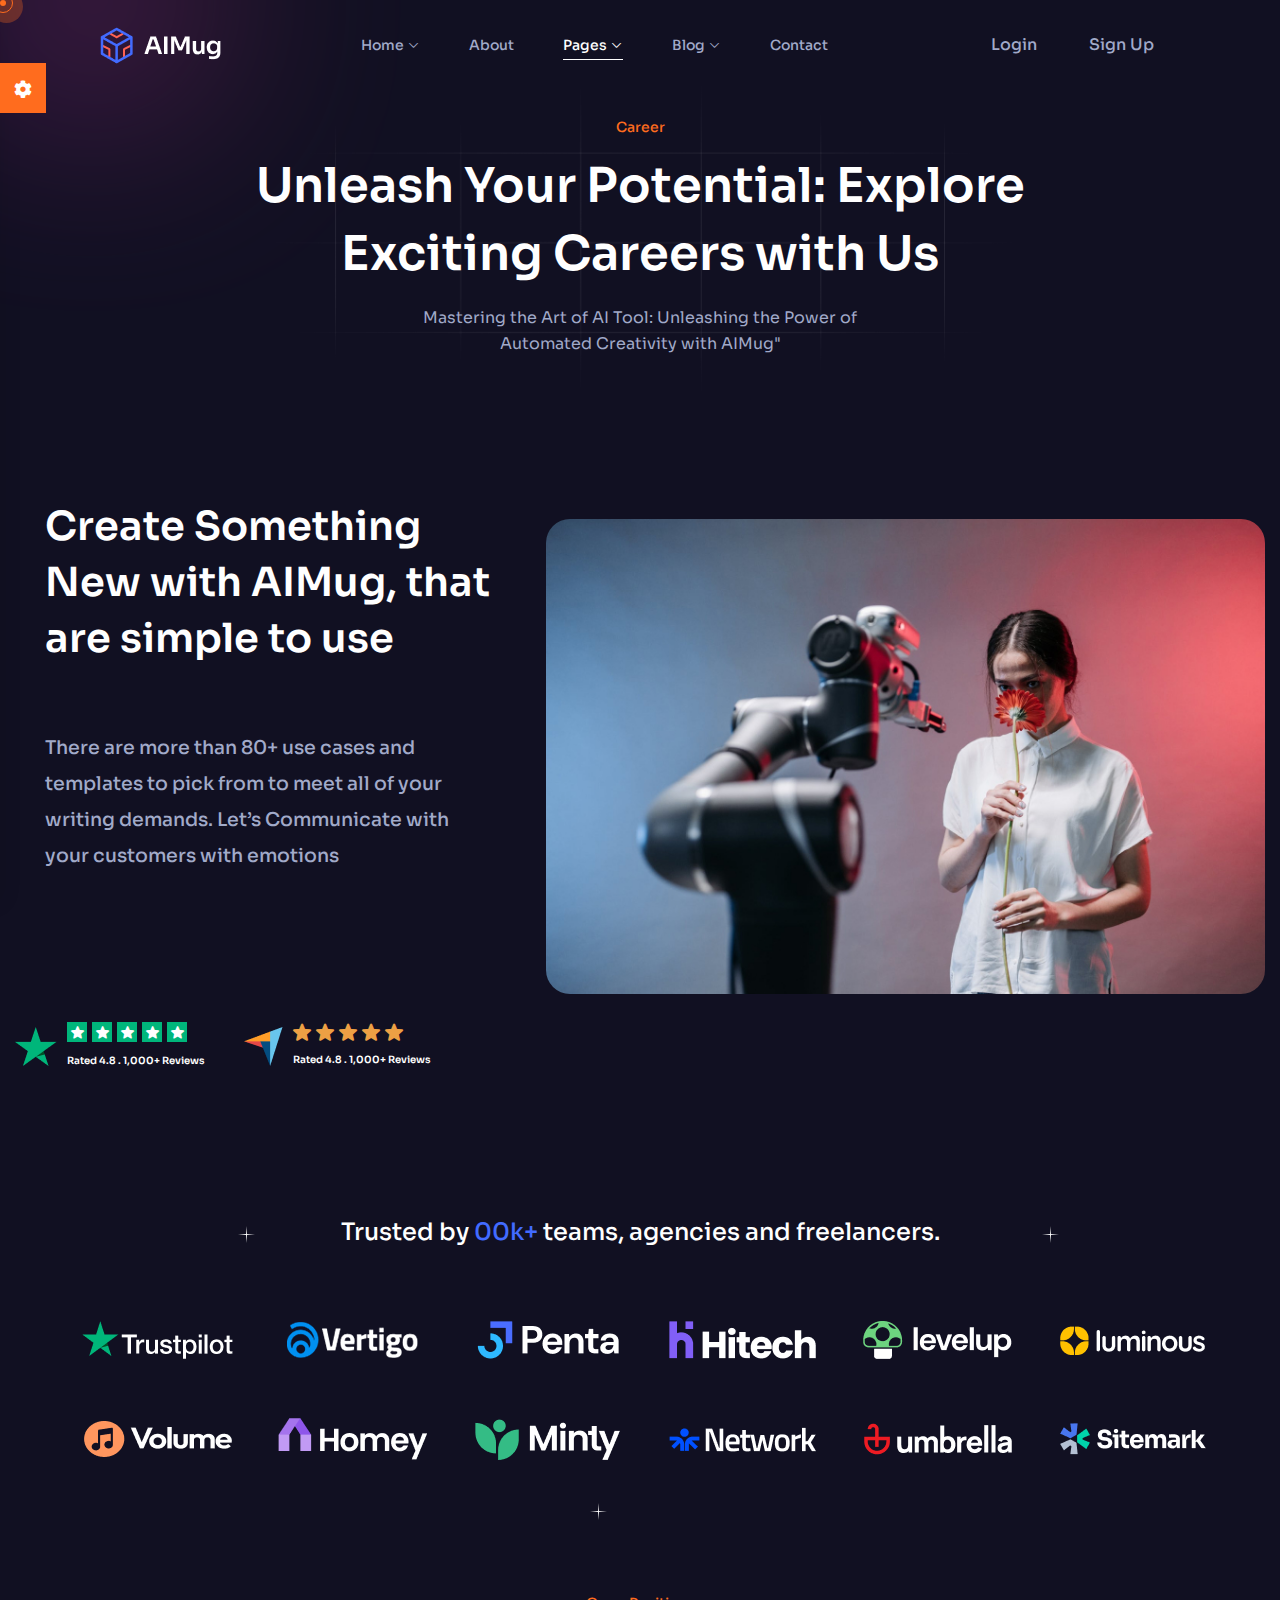
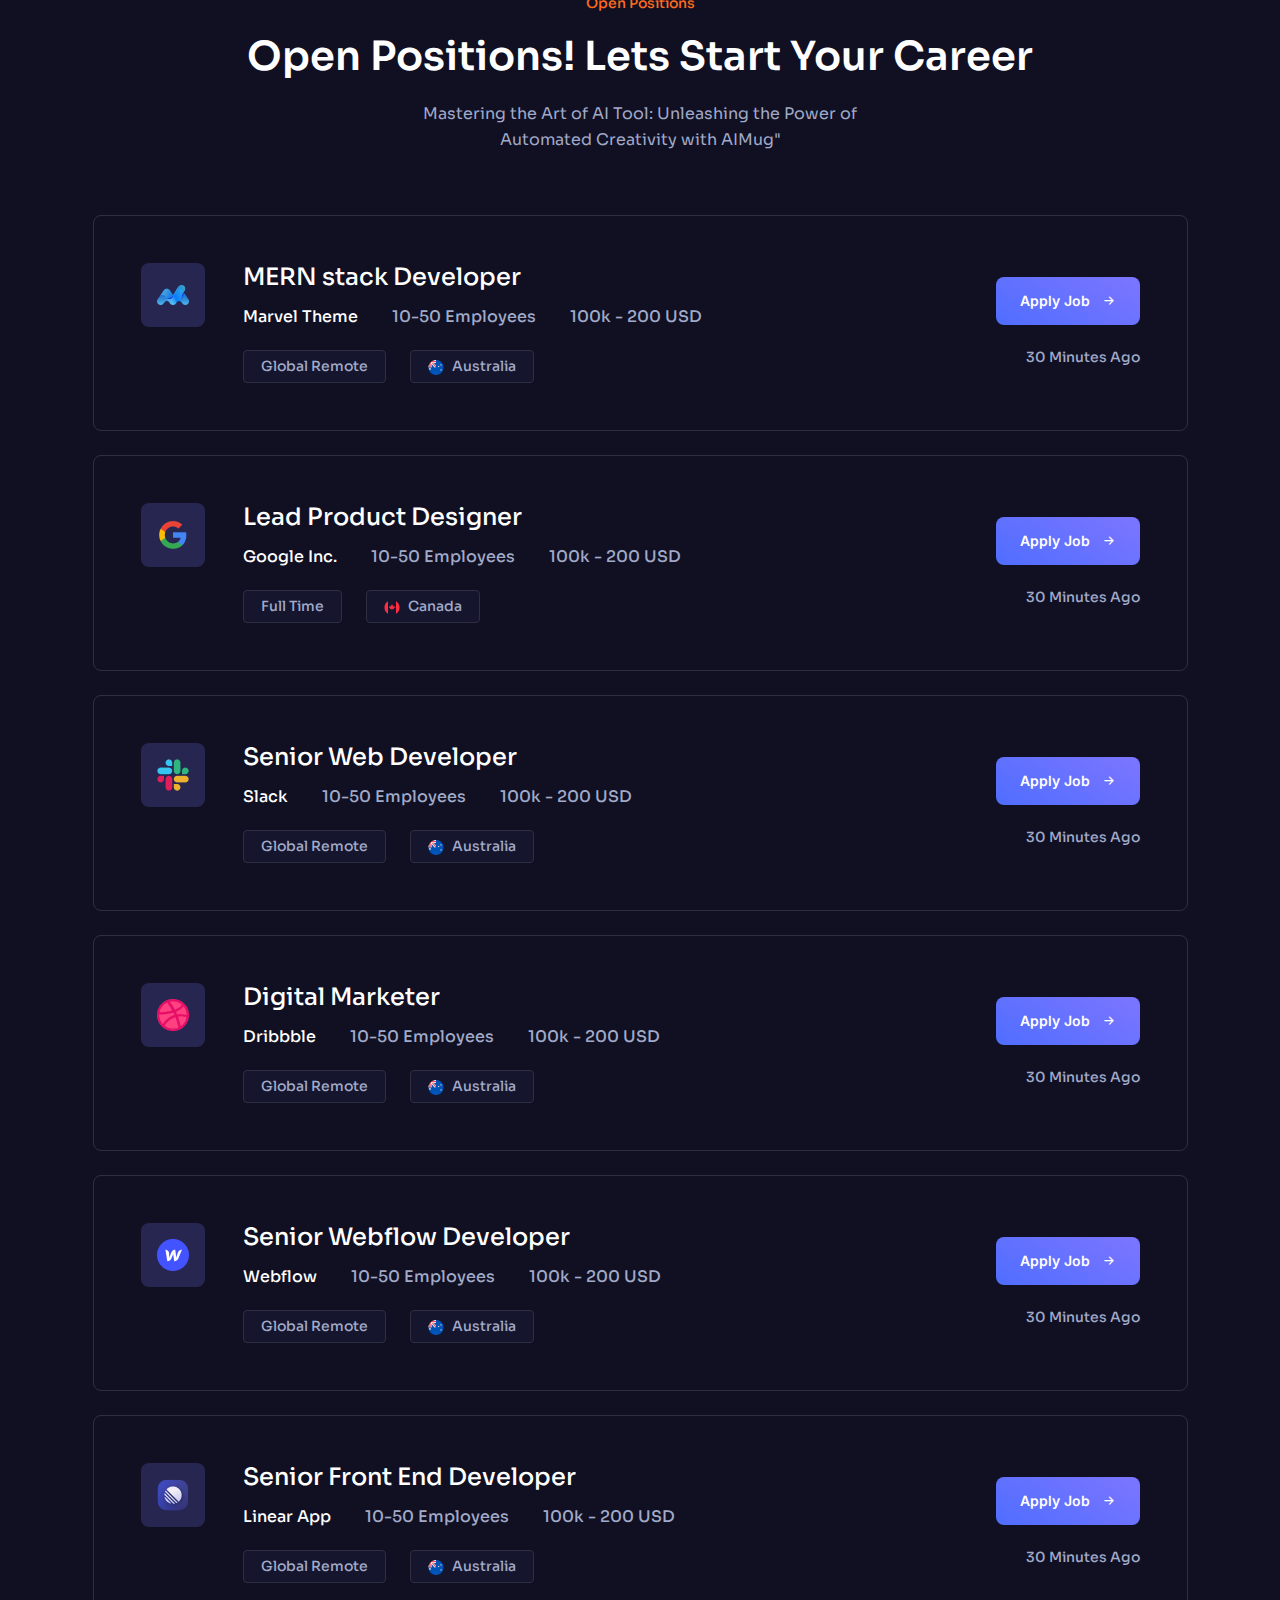
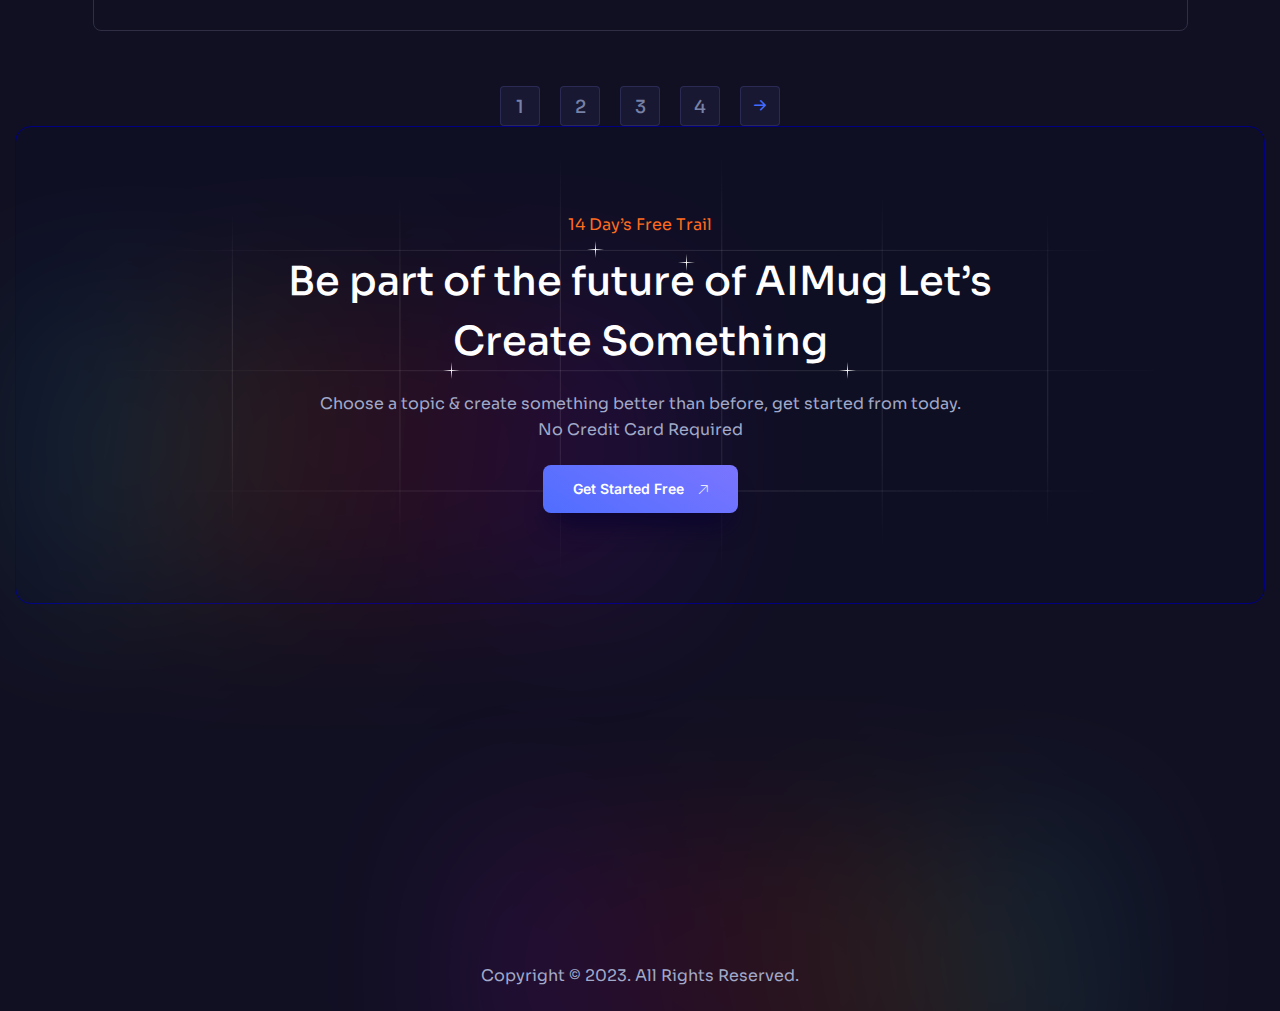
<file: aimug/career.html>
<!DOCTYPE html>
<html>


<!-- Mirrored from marveltheme.com/tf/html/aimug/career.html by HTTrack Website Copier/3.x [XR&CO'2014], Mon, 21 Apr 2025 13:29:37 GMT -->
<head>
	<meta charset="utf-8">
	<title>Aimug - Artificial Intelligence HTML-5 Template</title>

	<link href="https://fonts.googleapis.com/css2?family=Sora:wght@300;400;500;600;700;800&amp;display=swap"
		rel="stylesheet">

	<link href="https://fonts.googleapis.com/css2?family=Inter:wght@100;200;300;400;500;600;700;800;900&amp;display=swap"
		rel="stylesheet">

	<!--Color Switcher Mockup-->
	<link href="css/color-switcher-design.css" rel="stylesheet">
	<!-- Color Themes -->
	<link id="theme-color-file" href="css/color-themes/default-color.css" rel="stylesheet">
	<link rel="shortcut icon" href="images/favicon.png" type="image/x-icon">
	<link rel="icon" href="images/favicon.png" type="image/x-icon">
	<!-- Responsive -->
	<meta http-equiv="X-UA-Compatible" content="IE=edge">
	<meta name="viewport" content="width=device-width, initial-scale=1.0, maximum-scale=1.0, user-scalable=0">

	<!-- Stylesheets -->
	<link href="css/bootstrap.css" rel="stylesheet">
	<link href="css/style.css" rel="stylesheet">
	<link href="css/responsive.css" rel="stylesheet">

</head>

<body class="body-bg-color">

	<div class="page-wrapper">

		<!-- Preloader -->
		<div class="preloader"></div>
		<!-- End Preloader -->

		<!-- Cursor -->
		<div class="cursor"></div>
		<div class="cursor-follower"></div>
		<!-- Cursor End -->




		<!-- Main Header -->
		<header class="main-header main-header-one">

			<!-- Header Lower -->
			<div class="header-lower">

				<div class="main-menu__wrapper">
					<div class="inner-container d-flex align-items-center justify-content-between">

						<!-- Logo Box -->
						<div class="main-header-one__logo-box">
							<a href="index.html"><img src="images/resource/logo-1.png" alt=""></a>
						</div>

						<div class="nav-outer">

							<!-- Main Menu -->
							<nav class="main-menu show navbar-expand-md">
								<div class="navbar-header">
									<button class="navbar-toggler" type="button" data-toggle="collapse"
										data-target="#navbarSupportedContent" aria-controls="navbarSupportedContent"
										aria-expanded="false" aria-label="Toggle navigation">
										<span class="icon-bar"></span>
										<span class="icon-bar"></span>
										<span class="icon-bar"></span>
									</button>
								</div>

								<div class="navbar-collapse collapse clearfix" id="navbarSupportedContent">
									<ul class="navigation clearfix">
										<li class="dropdown"><a href="#">Home</a>
											<ul>
												<li><a href="index.html">Home 01 (AI Products)</a></li>
												<li><a href="index-2.html">Home 02 (Content Writing)</a></li>
												<li><a href="index-3.html">Home 03 (AI Image)</a></li>
												<li class="dropdown"><a href="#">Header Styles</a>
													<ul>
														<li><a href="index.html">Header Style One</a></li>
														<li><a href="index-2.html">Header Style Two</a></li>
														<li><a href="index-3.html">Header Style Three</a></li>
													</ul>
												</li>
											</ul>
										</li>
										<li><a href="about.html">About</a></li>
										<li class="dropdown"><a href="#">Pages</a>
											<ul>
												<li><a href="career.html">Career</a></li>
												<li><a href="career-details.html">Career Details</a></li>
												<li><a href="login.html">Login</a></li>
												<li><a href="create-account.html">Create Account</a></li>
												<li><a href="reset-password.html">Reset Password</a></li>
												<li><a href="404.html">404 Error</a></li>
											</ul>
										</li>
										<li class="dropdown"><a href="#">Blog</a>
											<ul>
												<li><a href="blog.html">Blog</a></li>
												<li><a href="blog-details.html">Blog Detail</a></li>
											</ul>
										</li>
										<li><a href="contact.html">Contact</a></li>
									</ul>
								</div>

							</nav>
							<!-- Main Menu End-->

						</div>

						<!-- Outer Box -->
						<div class="outer-box d-flex align-items-center">

							<ul class="main-header__login-sing-up">
								<li><a href="login.html">Login</a></li>
								<li><a href="create-account.html">Sign Up</a></li>
							</ul>

							<!-- Mobile Navigation Toggler -->
							<div class="mobile-nav-toggler">
								<span class="icon-menu"></span>
							</div>

						</div>
						<!-- End Outer Box -->

					</div>

				</div>
			</div>
			<!-- End Header Lower -->

			<!-- Mobile Menu  -->
			<div class="mobile-menu">
				<div class="menu-backdrop"></div>
				<div class="close-btn"><span class="icon far fa-times fa-fw"></span></div>
				<nav class="menu-box">
					<div class="nav-logo"><a href="index.html"><img src="images/logo-2.png" alt="" title=""></a></div>
					<!-- Search -->
					<div class="search-box">
						<form method="post" action="https://marveltheme.com/tf/html/aimug/contact.html">
							<div class="form-group">
								<input type="search" name="search-field" value="" placeholder="SEARCH HERE" required>
								<button type="submit"><span class="icon far fa-search fa-fw"></span></button>
							</div>
						</form>
					</div>
					<div class="menu-outer">
						<!--Here Menu Will Come Automatically Via Javascript / Same Menu as in Header-->
					</div>
				</nav>
			</div>
			<!-- End Mobile Menu -->
		</header>
		<!-- End Main Header -->


		<!-- Page Title Start -->
		<section class="page-title">
			<div class="container">
				<div class="page-title__inner">
					<div class="page-title__shape-1"
						style="background-image: url(images/shapes/page-title-shape-1.png);"></div>
					<div class="page-title__title-box">
						<p class="page-title__sub-title">Career</p>
						<h3 class="page-title__title">Unleash Your Potential: Explore Exciting
							Careers with Us</h3>
					</div>
					<p class="page-title__text">Mastering the Art of AI Tool: Unleashing the Power of <br> Automated
						Creativity with AIMug"</p>
				</div>
			</div>
		</section>
		<!-- Page Title End -->

		<!-- About One Start -->
		<section class="about-one">
			<div class="container">
				<div class="row">
					<div class="col-xl-5 col-lg-6">
						<div class="about-one__left">
							<div class="about-one__left-content">
								<h3 class="about-one__title">Create Something New with AIMug, that are simple to use
								</h3>
								<p class="about-one__text">There are more than 80+ use cases and templates to pick from
									to meet all of your writing demands. Let’s Communicate with your customers with
									emotions</p>
								<div class="feature-one__rating-box">
									<ul class="feature-one__rating">
										<li>
											<div class="feature-one__rating-icon">
												<img src="images/icons/rateing.png" alt="">
											</div>
											<div class="feature-one__rating-star-and-text">
												<div class="feature-one__rating-star">
													<span class="icon-star"></span>
													<span class="icon-star"></span>
													<span class="icon-star"></span>
													<span class="icon-star"></span>
													<span class="icon-star"></span>
												</div>
												<p class="feature-one__rating-text">Rated 4.8 . 1,000+ Reviews</p>
											</div>
										</li>
										<li>
											<div class="feature-one__rating-icon">
												<img src="images/icons/send.png" alt="">
											</div>
											<div
												class="feature-one__rating-star-and-text feature-one__rating-star-and-text--two">
												<div class="feature-one__rating-star">
													<span class="icon-star"></span>
													<span class="icon-star"></span>
													<span class="icon-star"></span>
													<span class="icon-star"></span>
													<span class="icon-star"></span>
												</div>
												<p class="feature-one__rating-text">Rated 4.8 . 1,000+ Reviews</p>
											</div>
										</li>
									</ul>
								</div>
							</div>
						</div>
					</div>
					<div class="col-xl-7 col-lg-6">
						<div class="about-one__right">
							<div class="about-one__img">
								<img src="images/resource/about-one-img-1.jpg" alt="">
							</div>
						</div>
					</div>
				</div>
			</div>
		</section>
		<!-- About One End -->

		<!-- Brand One Start -->
		<section class="brand-one">
			<div class="container">
				<div class="brand-one__title-box">
					<div class="brand-one__shape-1 zoominout">
						<img src="images/shapes/brand-one-shape-1.png" alt="">
					</div>
					<div class="brand-one__shape-2 float-bob-x">
						<img src="images/shapes/brand-one-shape-2.png" alt="">
					</div>
					<div class="brand-one__title count-box">Trusted by
						<span class="count-text" data-stop="10.8" data-speed="1500">00</span><span>k+</span>
						teams, agencies and freelancers.</div>
				</div>
				<div class="brand-one__brand-list-box">
					<div class="brand-one__shape-3 zoominout">
						<img src="images/shapes/brand-one-shape-3.png" alt="">
					</div>
					<ul class="brand-one__list">
						<li>
							<div class="brand-one__brand-img">
								<img src="images/brand/brand-logo-1.png" alt="">
							</div>
						</li>
						<li>
							<div class="brand-one__brand-img">
								<img src="images/brand/brand-logo-2.png" alt="">
							</div>
						</li>
						<li>
							<div class="brand-one__brand-img">
								<img src="images/brand/brand-logo-3.png" alt="">
							</div>
						</li>
						<li>
							<div class="brand-one__brand-img">
								<img src="images/brand/brand-logo-4.png" alt="">
							</div>
						</li>
						<li>
							<div class="brand-one__brand-img">
								<img src="images/brand/brand-logo-5.png" alt="">
							</div>
						</li>
						<li>
							<div class="brand-one__brand-img">
								<img src="images/brand/brand-logo-6.png" alt="">
							</div>
						</li>
					</ul>
					<ul class="brand-one__list brand-one__list-2">
						<li>
							<div class="brand-one__brand-img">
								<img src="images/brand/brand-logo-7.png" alt="">
							</div>
						</li>
						<li>
							<div class="brand-one__brand-img">
								<img src="images/brand/brand-logo-8.png" alt="">
							</div>
						</li>
						<li>
							<div class="brand-one__brand-img">
								<img src="images/brand/brand-logo-9.png" alt="">
							</div>
						</li>
						<li>
							<div class="brand-one__brand-img">
								<img src="images/brand/brand-logo-10.png" alt="">
							</div>
						</li>
						<li>
							<div class="brand-one__brand-img">
								<img src="images/brand/brand-logo-11.png" alt="">
							</div>
						</li>
						<li>
							<div class="brand-one__brand-img">
								<img src="images/brand/brand-logo-12.png" alt="">
							</div>
						</li>
					</ul>
				</div>
			</div>
		</section>
		<!-- Brand One End -->

		<!-- Career Page Start -->
		<section class="career-page">
			<div class="container">
				<div class="career-page__top">
					<p class="career-page__sub-title">Open Positions</p>
					<h3 class="career-page__title">Open Positions! Lets Start Your Career</h3>
					<p class="career-page__text">Mastering the Art of AI Tool: Unleashing the Power of <br> Automated
						Creativity with AIMug"</p>
				</div>
				<div class="career-page__bottom">
					<ul class="career-page__list list-unstyled">
						<li>
							<div class="career-page__single">
								<div class="career-page__single-left">
									<div class="career-page__icon">
										<img src="images/icons/career-icon-1-1.png" alt="">
									</div>
									<div class="career-page__content">
										<h3 class="career-page__single-title"><a href="#">MERN stack Developer</a></h3>
										<ul class="career-page__theme-list list-unstyled">
											<li>
												<p>Marvel Theme</p>
											</li>
											<li>
												<p>10-50 Employees</p>
											</li>
											<li>
												<p>100k - 200 USD</p>
											</li>
										</ul>
										<div class="career-page__country-list">
											<a href="#">Global Remote</a>
											<a href="#"><img src="images/icons/country-icon-1-1.png"
													alt="">Australia</a>
										</div>
									</div>
								</div>
								<div class="career-page__single-right">
									<div class="career-page__btn-box">
										<a href="#" class="career-page__btn thm-btn">Apply Job<span
												class="icon-arrow-right"></span></a>
									</div>
									<p class="career-page__minutes">30 Minutes Ago</p>
								</div>
							</div>
						</li>
						<li>
							<div class="career-page__single">
								<div class="career-page__single-left">
									<div class="career-page__icon">
										<img src="images/icons/career-icon-1-2.png" alt="">
									</div>
									<div class="career-page__content">
										<h3 class="career-page__single-title"><a href="#">Lead Product Designer</a></h3>
										<ul class="career-page__theme-list list-unstyled">
											<li>
												<p>Google Inc.</p>
											</li>
											<li>
												<p>10-50 Employees</p>
											</li>
											<li>
												<p>100k - 200 USD</p>
											</li>
										</ul>
										<div class="career-page__country-list">
											<a href="#">Full Time</a>
											<a href="#"><img src="images/icons/country-icon-1-2.png" alt="">Canada</a>
										</div>
									</div>
								</div>
								<div class="career-page__single-right">
									<div class="career-page__btn-box">
										<a href="#" class="career-page__btn thm-btn">Apply Job<span
												class="icon-arrow-right"></span></a>
									</div>
									<p class="career-page__minutes">30 Minutes Ago</p>
								</div>
							</div>
						</li>
						<li>
							<div class="career-page__single">
								<div class="career-page__single-left">
									<div class="career-page__icon">
										<img src="images/icons/career-icon-1-3.png" alt="">
									</div>
									<div class="career-page__content">
										<h3 class="career-page__single-title"><a href="#">Senior Web Developer</a></h3>
										<ul class="career-page__theme-list list-unstyled">
											<li>
												<p>Slack</p>
											</li>
											<li>
												<p>10-50 Employees</p>
											</li>
											<li>
												<p>100k - 200 USD</p>
											</li>
										</ul>
										<div class="career-page__country-list">
											<a href="#">Global Remote</a>
											<a href="#"><img src="images/icons/country-icon-1-1.png"
													alt="">Australia</a>
										</div>
									</div>
								</div>
								<div class="career-page__single-right">
									<div class="career-page__btn-box">
										<a href="#" class="career-page__btn thm-btn">Apply Job<span
												class="icon-arrow-right"></span></a>
									</div>
									<p class="career-page__minutes">30 Minutes Ago</p>
								</div>
							</div>
						</li>
						<li>
							<div class="career-page__single">
								<div class="career-page__single-left">
									<div class="career-page__icon">
										<img src="images/icons/career-icon-1-4.png" alt="">
									</div>
									<div class="career-page__content">
										<h3 class="career-page__single-title"><a href="#">Digital Marketer</a></h3>
										<ul class="career-page__theme-list list-unstyled">
											<li>
												<p>Dribbble</p>
											</li>
											<li>
												<p>10-50 Employees</p>
											</li>
											<li>
												<p>100k - 200 USD</p>
											</li>
										</ul>
										<div class="career-page__country-list">
											<a href="#">Global Remote</a>
											<a href="#"><img src="images/icons/country-icon-1-1.png"
													alt="">Australia</a>
										</div>
									</div>
								</div>
								<div class="career-page__single-right">
									<div class="career-page__btn-box">
										<a href="#" class="career-page__btn thm-btn">Apply Job<span
												class="icon-arrow-right"></span></a>
									</div>
									<p class="career-page__minutes">30 Minutes Ago</p>
								</div>
							</div>
						</li>
						<li>
							<div class="career-page__single">
								<div class="career-page__single-left">
									<div class="career-page__icon">
										<img src="images/icons/career-icon-1-5.png" alt="">
									</div>
									<div class="career-page__content">
										<h3 class="career-page__single-title"><a href="#">Senior Webflow Developer</a>
										</h3>
										<ul class="career-page__theme-list list-unstyled">
											<li>
												<p>Webflow</p>
											</li>
											<li>
												<p>10-50 Employees</p>
											</li>
											<li>
												<p>100k - 200 USD</p>
											</li>
										</ul>
										<div class="career-page__country-list">
											<a href="#">Global Remote</a>
											<a href="#"><img src="images/icons/country-icon-1-1.png"
													alt="">Australia</a>
										</div>
									</div>
								</div>
								<div class="career-page__single-right">
									<div class="career-page__btn-box">
										<a href="#" class="career-page__btn thm-btn">Apply Job<span
												class="icon-arrow-right"></span></a>
									</div>
									<p class="career-page__minutes">30 Minutes Ago</p>
								</div>
							</div>
						</li>
						<li>
							<div class="career-page__single">
								<div class="career-page__single-left">
									<div class="career-page__icon">
										<img src="images/icons/career-icon-1-6.png" alt="">
									</div>
									<div class="career-page__content">
										<h3 class="career-page__single-title"><a href="#">Senior Front End Developer</a>
										</h3>
										<ul class="career-page__theme-list list-unstyled">
											<li>
												<p>Linear App</p>
											</li>
											<li>
												<p>10-50 Employees</p>
											</li>
											<li>
												<p>100k - 200 USD</p>
											</li>
										</ul>
										<div class="career-page__country-list">
											<a href="#">Global Remote</a>
											<a href="#"><img src="images/icons/country-icon-1-1.png"
													alt="">Australia</a>
										</div>
									</div>
								</div>
								<div class="career-page__single-right">
									<div class="career-page__btn-box">
										<a href="#" class="career-page__btn thm-btn">Apply Job<span
												class="icon-arrow-right"></span></a>
									</div>
									<p class="career-page__minutes">30 Minutes Ago</p>
								</div>
							</div>
						</li>
					</ul>
				</div>
				<div class="career-page__pagination">
					<ul class="pg-pagination list-unstyled">
						<li class="count"><a href="#">1</a></li>
						<li class="count"><a href="#">2</a></li>
						<li class="count"><a href="#">3</a></li>
						<li class="count"><a href="#">4</a></li>
						<li class="next">
							<a href="#" aria-label="Next"><span class="icon-arrow-right"></span></a>
						</li>
					</ul>
				</div>
			</div>
		</section>
		<!-- Career Page End -->

		<!-- Free Trail Start -->
		<section class="free-trail">
			<div class="container">
				<div class="free-trail__wrap">
					<div class="free-trail__shape-3"
						style="background-image: url(images/shapes/free-trail-shape-3.png);"></div>
					<div class="free-trail__shape-1 float-bob-x"></div>
					<div class="free-trail__start-1 zoominout">
						<img src="images/shapes/free-trail-start-1.png" alt="">
					</div>
					<div class="free-trail__start-2 float-bob-y">
						<img src="images/shapes/free-trail-start-2.png" alt="">
					</div>
					<div class="free-trail__start-3 float-bob-x">
						<img src="images/shapes/free-trail-start-3.png" alt="">
					</div>
					<div class="free-trail__start-4 zoominout">
						<img src="images/shapes/free-trail-start-4.png" alt="">
					</div>
					<div class="free-trail__inner">
						<div class="section-title text-center">
							<div class="section-title__tagline-box">
								<span class="section-title__tagline">14 Day’s Free Trail</span>
							</div>
							<h2 class="section-title__title">Be part of the future of AIMug Let’s <br> Create Something
							</h2>
						</div>
						<p class="free-trail__text">Choose a topic & create something better than before, get started
							from today. <br>
							No Credit Card Required</p>
						<div class="free-trail__btn-box">
							<a href="contact.html" class="thm-btn-two free-trail__btn">Get Started Free <i
									class="icon-up-right-arrow"></i> </a>
						</div>
					</div>
				</div>
			</div>
		</section>
		<!-- Free Trail End -->

		<!-- Main Footer Start -->
		<footer class="main-footer">
			<div class="main-footer__shape-1 img-bounce"></div>
			<div class="main-footer__top">
				<div class="container">
					<div class="row">
						<div class="col-xl-3 col-lg-6 col-md-6 wow fadeInUp" data-wow-delay="100ms">
							<div class="footer-widget__column footer-widget__about">
								<div class="footer-widget__logo">
									<a href="index.html"><img src="images/resource/footer-logo-1.png" alt=""></a>
								</div>
								<p class="footer-widget__about-text">A Magical Tool to Optimize you content for the
									first know who you're targeting. Identify your target audience.</p>
							</div>
						</div>
						<div class="col-xl-2 col-lg-6 col-md-6 wow fadeInUp" data-wow-delay="200ms">
							<div class="footer-widget__column footer-widget__company">
								<div class="footer-widget__title-box">
									<h3 class="footer-widget__title">Company</h3>
								</div>
								<div class="footer-widget__company-list-box">
									<ul class="footer-widget__company-list">
										<li><a href="login.html">Sign in</a></li>
										<li><a href="create-account.html">Register</a></li>
										<li><a href="about.html">Pricing</a></li>
										<li><a href="about.html">Privacy Policy</a></li>
										<li><a href="career.html">Career</a></li>
									</ul>
								</div>
							</div>
						</div>
						<div class="col-xl-2 col-lg-6 col-md-6 wow fadeInUp" data-wow-delay="300ms">
							<div class="footer-widget__column footer-widget__resources">
								<div class="footer-widget__title-box">
									<h3 class="footer-widget__title">Resources</h3>
								</div>
								<div class="footer-widget__resources-list-box">
									<ul class="footer-widget__resources-list">
										<li><a href="about.html">AI writer</a></li>
										<li><a href="about.html">Businesses AI</a></li>
										<li><a href="about.html">AI Blog writer</a></li>
										<li><a href="about.html">AI Content Creator</a></li>
										<li><a href="about.html">AI Copy</a></li>
										<li><a href="blog.html">Article write</a></li>
									</ul>
								</div>
							</div>
						</div>
						<div class="col-xl-4 col-lg-6 col-md-6 wow fadeInUp" data-wow-delay="400ms">
							<div class="footer-widget__column footer-widget__newsletter">
								<div class="footer-widget__title-box">
									<h3 class="footer-widget__title">Resources</h3>
								</div>
								<div class="footer-widget__email-form">
									<form class="footer-widget__email-box">
										<div class="footer-widget__email-input-box">
											<input type="email" placeholder="Inter Your Email" name="email">
										</div>
										<button type="submit" class="footer-widget__btn"><i
												class="fas fa-paper-plane"></i></button>
									</form>
								</div>
								<div class="site-footer__social">
									<a href="#"><i class="icon-social-1"></i></a>
									<a href="#"><i class="icon-social-2"></i></a>
									<a href="#"><i class="icon-social-3"></i></a>
									<a href="#"><i class="icon-social-4"></i></a>
									<a href="#"><i class="icon-social-5"></i></a>
								</div>
							</div>
						</div>
					</div>
				</div>
			</div>
			<div class="main-footer__bottom">
				<div class="container">
					<div class="main-footer__bottom-inner">
						<p class="main-footer__bottom-text">Copyright © 2023. All Rights Reserved.</p>
					</div>
				</div>
			</div>
		</footer>
		<!-- Main Footer End -->






		<!-- Color Palate / Color Switcher -->
		<div class="color-palate">
			<div class="color-trigger">
				<i class="fas fa-cog fa-fw"></i>
			</div>
			<div class="color-palate-inner">
				<div class="color-palate-head">
					<h6>Choose Options</h6>
				</div>
				<!-- Colors -->
				<div class="various-color clearfix">
					<h6>Multiple Colors</h6><br>
					<div class="colors-list">
						<span class="palate default-color active"
							data-theme-file="css/color-themes/default-color.css"></span>
						<span class="palate blue-color" data-theme-file="css/color-themes/blue-color.css"></span>
						<span class="palate brown-color" data-theme-file="css/color-themes/brown-color.css"></span>
						<span class="palate green-color" data-theme-file="css/color-themes/green-color.css"></span>
						<span class="palate orange-color" data-theme-file="css/color-themes/orange-color.css"></span>
						<span class="palate purple-color" data-theme-file="css/color-themes/purple-color.css"></span>
						<span class="palate teal-color" data-theme-file="css/color-themes/teal-color.css"></span>
						<span class="palate yellow-color" data-theme-file="css/color-themes/yellow-color.css"></span>
					</div>
				</div>
				<h6>RTL Version</h6>
				<ul class="rtl-version option-box">
					<li class="rtl">RTL Version</li>
					<li>LTR Version</li>
				</ul>
				<h6>Boxed Version</h6>
				<ul class="box-version option-box">
					<li class="box">Boxed</li>
					<li>Full width</li>
				</ul>
				<h6>Want Sticky Header</h6>
				<ul class="header-version option-box">
					<li class="box">No</li>
					<li>Yes</li>
				</ul>
				<h6>Dark Verion</h6>
				<ul class="dark-version option-box">
					<li class="box">Yes</li>
					<li>No</li>
				</ul>
				<div class="purchase-box">
					You will find much more options for colors and styling in admin panel. This color picker is used
					only for demonstation purposes.
					<a href="#" class="theme-btn btn-style-two">
						<span class="btn-wrap">
							<span class="text-one">buy now</span>
							<span class="text-two">buy now</span>
						</span>
					</a>
				</div>
			</div>
		</div>
		<!-- End Color Palate / Color Switcher -->

		<!-- Search Popup -->
		<div class="search-popup">
			<div class="color-layer"></div>
			<button class="close-search"><span class="far fa-times fa-fw"></span></button>
			<form method="post" action="https://marveltheme.com/tf/html/aimug/blog.html">
				<div class="form-group">
					<input type="search" name="search-field" value="" placeholder="Search Here" required="">
					<button type="submit"><i class="far fa-search fa-fw"></i></button>
				</div>
			</form>
		</div>
		<!-- End Search Popup -->

	</div>
	<!-- End PageWrapper -->

	<!-- Scroll To Top -->
	<div class="scroll-to-top scroll-to-target" data-target="html"><span class="fas fa-arrow-up fa-fw"></span></div>

	<script src="js/jquery.js"></script>
	<script src="js/01-bootstrap.min.js"></script>
	<script src="js/02-bootstrap-select.min.js"></script>
	<script src="js/03-color-settings.js"></script>
	<script src="js/04-owl.js"></script>
	<script src="js/05-jarallax.min.js"></script>
	<script src="js/06-isotope.js"></script>
	<script src="js/07-wow.js"></script>
	<script src="js/08-validate.js"></script>
	<script src="js/09-appear.js"></script>
	<script src="js/10-swiper.min.js"></script>
	<script src="js/11-jquery.easing.min.js"></script>
	<script src="js/12-gsap.min.js"></script>
	<script src="js/13-odometer.js"></script>
	<script src="js/14-tilt.jquery.min.js"></script>
	<script src="js/15-magnific-popup.min.js"></script>
	<script src="js/16-jquery-ui.js"></script>
	<script src="js/17-marquee.min.js"></script>
	<script src="js/18-jquery.circleType.js"></script>
	<script src="js/19-jquery.lettering.min.js"></script>



	<script src="js/script.js"></script>


	<!--[if lt IE 9]><script src="https://cdnjs.cloudflare.com/ajax/libs/html5shiv/3.7.3/html5shiv.js"></script><![endif]-->
	<!--[if lt IE 9]><script src="js/respond.js"></script><![endif]-->

</body>


<!-- Mirrored from marveltheme.com/tf/html/aimug/career.html by HTTrack Website Copier/3.x [XR&CO'2014], Mon, 21 Apr 2025 13:29:39 GMT -->
</html>
</file>
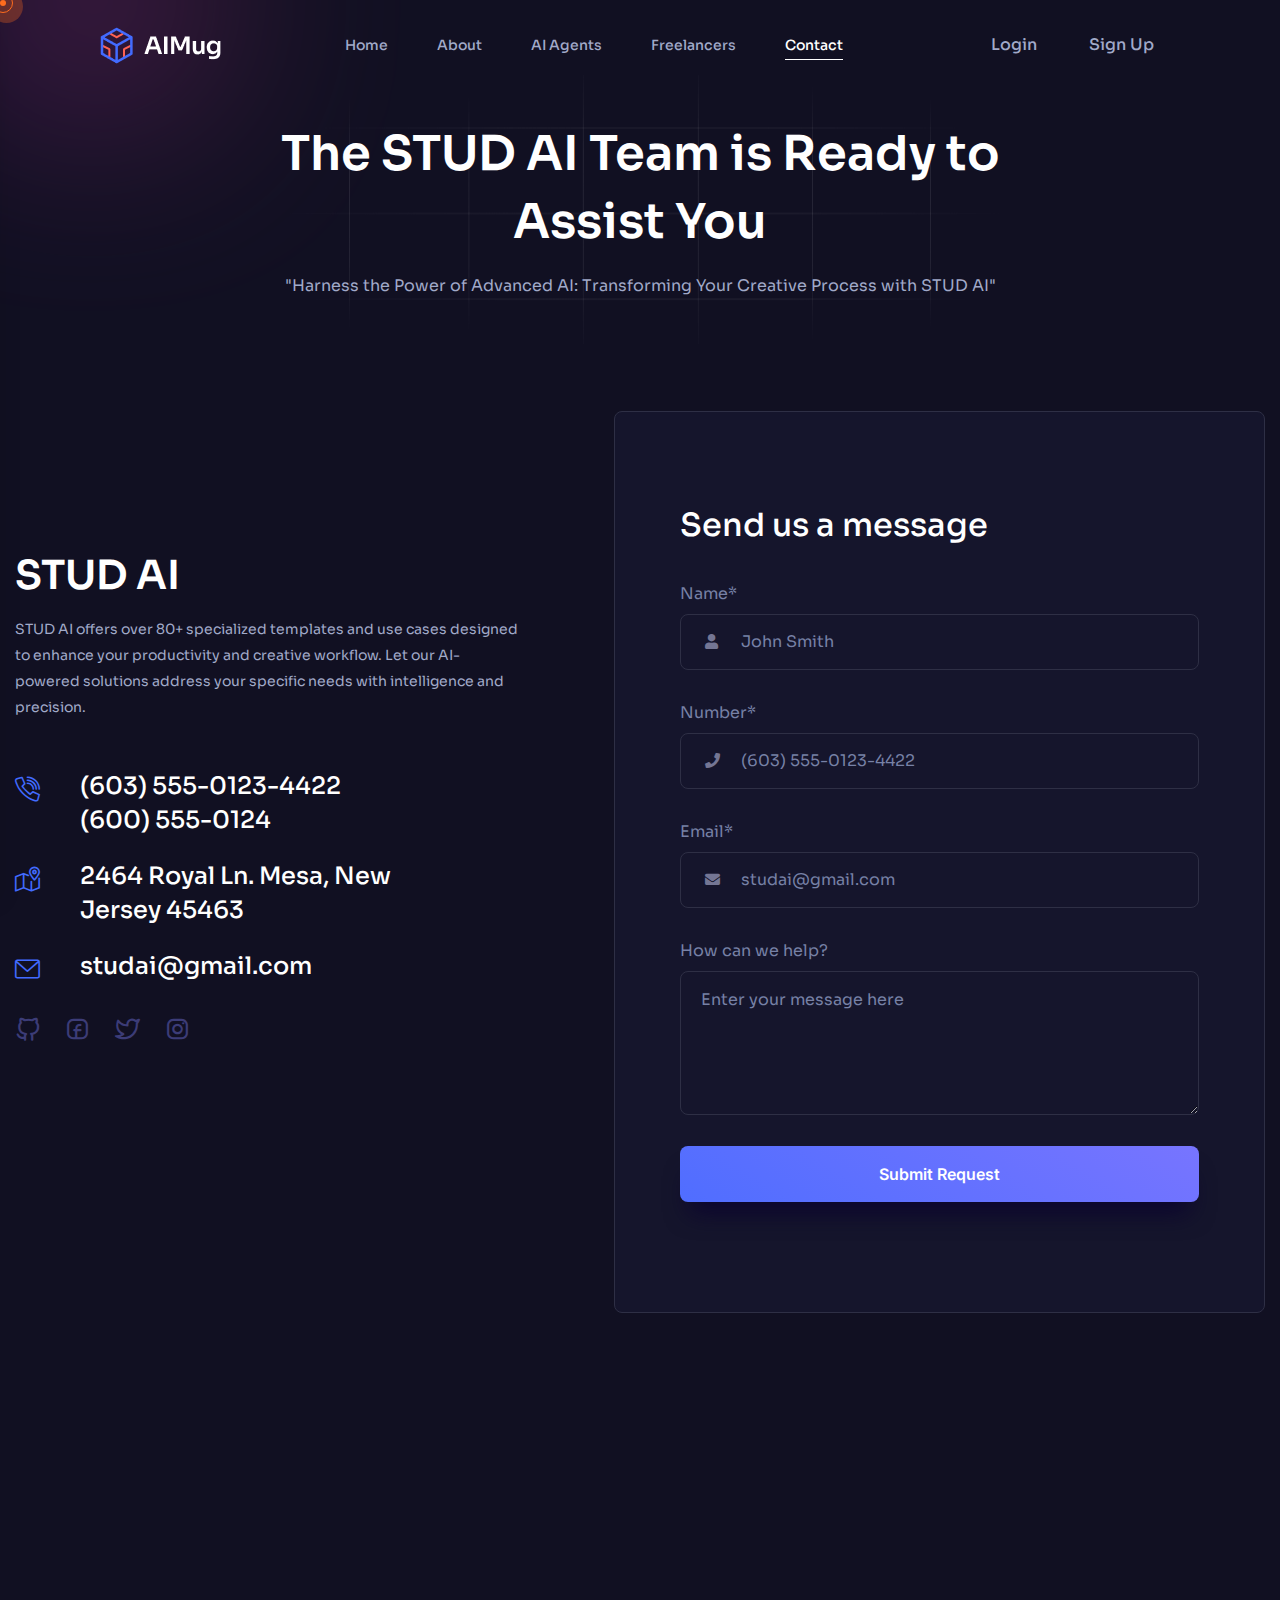
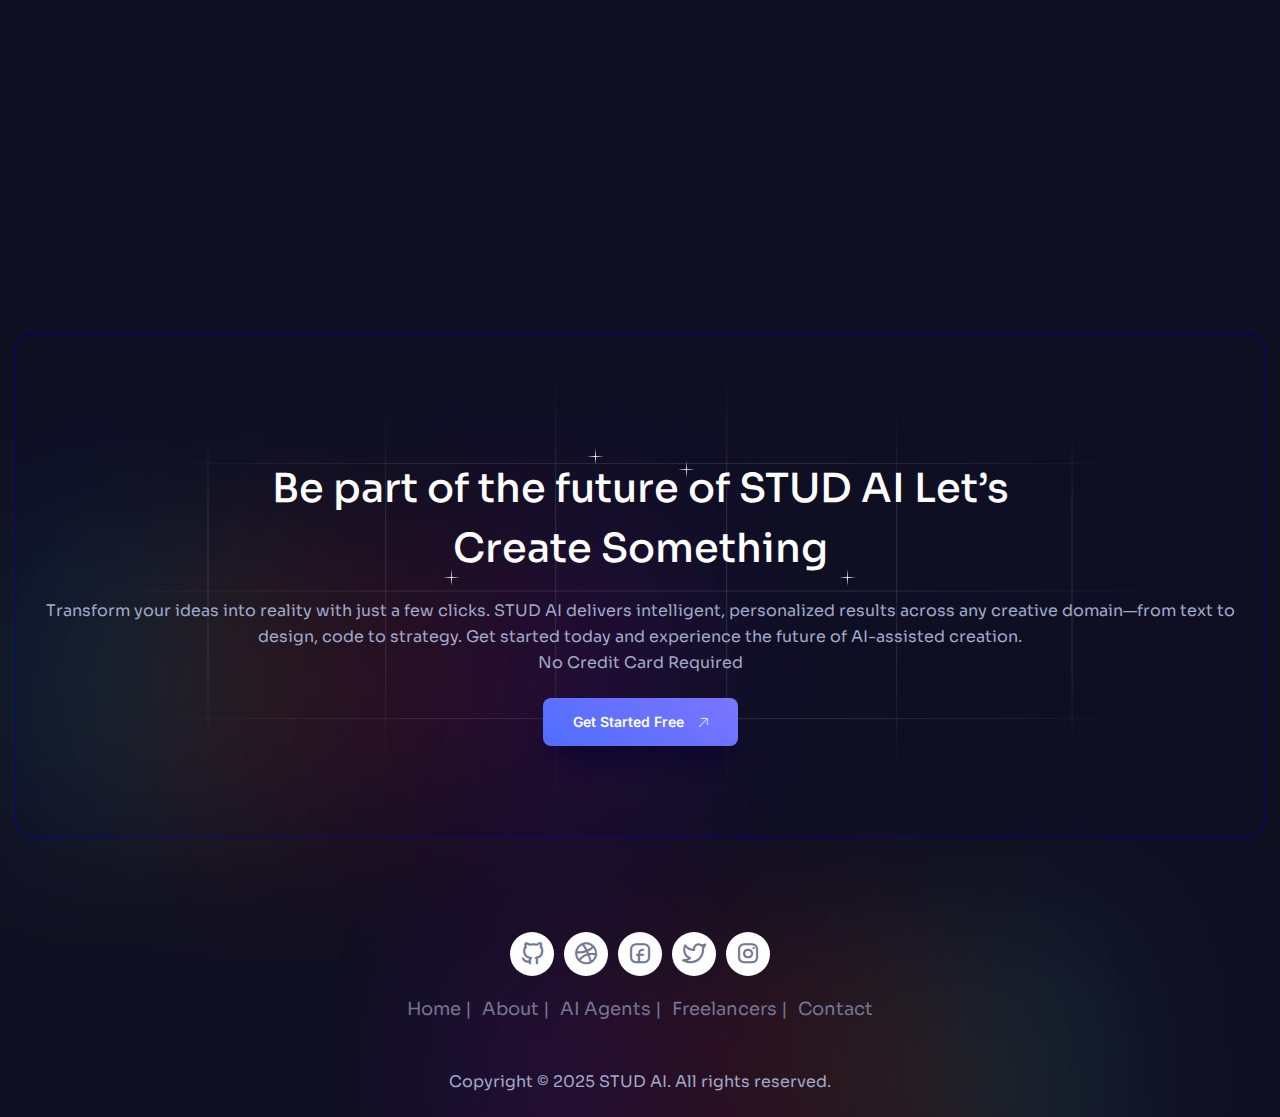
<file: aimug/contact.html>
<!DOCTYPE html>
<html>


<!-- Mirrored from marveltheme.com/tf/html/aimug/contact.html by HTTrack Website Copier/3.x [XR&CO'2014], Mon, 21 Apr 2025 13:29:45 GMT -->
<head>
	<meta charset="utf-8">
	<title>Aimug - Artificial Intelligence HTML-5 Template</title>

	<link href="https://fonts.googleapis.com/css2?family=Sora:wght@300;400;500;600;700;800&amp;display=swap"
		rel="stylesheet">

	<link href="https://fonts.googleapis.com/css2?family=Inter:wght@100;200;300;400;500;600;700;800;900&amp;display=swap"
		rel="stylesheet">

	<!--Color Switcher Mockup-->
	<link href="css/color-switcher-design.css" rel="stylesheet">
	<!-- Color Themes -->
	<link id="theme-color-file" href="css/color-themes/default-color.css" rel="stylesheet">
	<link rel="shortcut icon" href="images/favicon.png" type="image/x-icon">
	<link rel="icon" href="images/favicon.png" type="image/x-icon">
	<!-- Responsive -->
	<meta http-equiv="X-UA-Compatible" content="IE=edge">
	<meta name="viewport" content="width=device-width, initial-scale=1.0, maximum-scale=1.0, user-scalable=0">

	<!-- Stylesheets -->
	<link href="css/bootstrap.css" rel="stylesheet">
	<link href="css/style.css" rel="stylesheet">
	<link href="css/responsive.css" rel="stylesheet">

</head>

<body class="body-bg-color">

	<div class="page-wrapper">

		<!-- Preloader -->
		<div class="preloader"></div>
		<!-- End Preloader -->

		<!-- Cursor -->
		<div class="cursor"></div>
		<div class="cursor-follower"></div>
		<!-- Cursor End -->




		<!-- Main Header -->
		<header class="main-header main-header-one">

			<!-- Header Lower -->
			<div class="header-lower">

				<div class="main-menu__wrapper">
					<div class="inner-container d-flex align-items-center justify-content-between">

						<!-- Logo Box -->
						<div class="main-header-one__logo-box">
							<a href="index.html"><img src="images/resource/logo-1.png" alt=""></a>
						</div>

						<div class="nav-outer">

							<!-- Main Menu -->
							<nav class="main-menu show navbar-expand-md">
								<div class="navbar-header">
									<button class="navbar-toggler" type="button" data-toggle="collapse"
										data-target="#navbarSupportedContent" aria-controls="navbarSupportedContent"
										aria-expanded="false" aria-label="Toggle navigation">
										<span class="icon-bar"></span>
										<span class="icon-bar"></span>
										<span class="icon-bar"></span>
									</button>
								</div>

								<div class="navbar-collapse collapse clearfix" id="navbarSupportedContent">
									<ul class="navigation clearfix">
									
										<li><a href="index.html">Home</a></li>
										<li><a href="about.html">About</a></li>
										<li><a href="Ai agents.html">AI Agents</a></li>
										<li><a href="freelance.html">Freelancers</a></li>
										<li><a href="contact.html">Contact</a></li>
									</ul>
								</div>

							</nav>
							<!-- Main Menu End-->

						</div>

						<!-- Outer Box -->
						<div class="outer-box d-flex align-items-center">

							<ul class="main-header__login-sing-up">
								<li><a href="#">Login</a></li>
								<li><a href="#">Sign Up</a></li>
							</ul>

							<!-- Mobile Navigation Toggler -->
							<div class="mobile-nav-toggler">
								<span class="icon-menu"></span>
							</div>

						</div>
						<!-- End Outer Box -->

					</div>

				</div>
			</div>
			<!-- End Header Lower -->

			<!-- Mobile Menu  -->
			<div class="mobile-menu">
				<div class="menu-backdrop"></div>
				<div class="close-btn"><span class="icon far fa-times fa-fw"></span></div>
				<nav class="menu-box">
					<div class="nav-logo"><a href="index.html"><img src="images/logo-2.png" alt="" title=""></a></div>
					<!-- Search -->
					<div class="search-box">
						<form method="post" action="https://marveltheme.com/tf/html/aimug/contact.html">
							<div class="form-group">
								<input type="search" name="search-field" value="" placeholder="SEARCH HERE" required>
								<button type="submit"><span class="icon far fa-search fa-fw"></span></button>
							</div>
						</form>
					</div>
					<div class="menu-outer">
						<!--Here Menu Will Come Automatically Via Javascript / Same Menu as in Header-->
					</div>
				</nav>
			</div>
			<!-- End Mobile Menu -->
		</header>
		<!-- End Main Header -->


		<!-- Page Title Start -->
		<section class="page-title">
			<div class="container">
				<div class="page-title__inner">
					<div class="page-title__shape-1"
						style="background-image: url(images/shapes/page-title-shape-1.png);"></div>
					<div class="page-title__title-box">
						<!-- <p class="page-title__sub-title">Contact Us</p> -->
						<h3 class="page-title__title">The STUD AI Team is Ready to Assist You</h3>
					</div>
					<p class="page-title__text">"Harness the Power of Advanced AI: Transforming Your Creative Process with STUD AI"</p>
				</div>
			</div>
		</section>
		<!-- Page Title End -->

		<!-- Contact One Start -->
		<section class="contact-one">
			<div class="container">
				<div class="row">
					<div class="col-xl-5 col-lg-6">
						<div class="contact-one__left">
							<div class="contact-one__left-content">
								<div class="contact-one__title-box">
									<h3>STUD AI </h3>
									<p>STUD AI offers over 80+ specialized templates and use cases designed to enhance your productivity and creative workflow.
									Let our AI-powered solutions address your specific needs with intelligence and precision.</p>
								</div>
								<ul class="contact-one__contact-list">
									<li>
										<div class="icon">
											<span class="icon-call"></span>
										</div>
										<div class="text">
											<p>
												<a href="tel:60355501234422">(603) 555-0123-4422</a>
												<a href="tel:6005550124">(600) 555-0124</a>
											</p>
										</div>
									</li>
									<li>
										<div class="icon">
											<span class="icon-map"></span>
										</div>
										<div class="text">
											<p>
												2464 Royal Ln. Mesa, New <br> Jersey 45463
											</p>
										</div>
									</li>
									<li>
										<div class="icon">
											<span class="icon-envelope"></span>
										</div>
										<div class="text">
											<p>
												<a href="mailto:studai@gmail.com">studai@gmail.com</a>
											</p>
										</div>
									</li>
								</ul>
								<div class="contact-one__social">
									<a href="#"><span class="icon-social-1"></span></a>
									<a href="#"><span class="icon-social-3"></span></a>
									<a href="#"><span class="icon-social-4"></span></a>
									<a href="#"><span class="icon-social-5"></span></a>
								</div>
							</div>
						</div>
					</div>
					<div class="col-xl-7 col-lg-6">
						<div class="contact-one__right">
							<div class="contact-one__form-box">
								<h3 class="contact-one__form-title">Send us a message</h3>
								<form id="contact-form">

									<div class="form-group">
										<p class="contact-one__form-label">Name*</p>
										<input type="text" name="name" placeholder="John Smith" required="">
										<div class="contact-one__form-icon">
											<i class="fas fa-user"></i>
										</div>
									</div>

									<div class="form-group">
										<p class="contact-one__form-label">Number*</p>
										<input type="text" name="number" placeholder="(603) 555-0123-4422"
											required="">
										<div class="contact-one__form-icon">
											<i class="fas fa-phone"></i>
										</div>
									</div>

									<div class="form-group">
										<p class="contact-one__form-label">Email*</p>
										<input type="email" name="email" placeholder="studai@gmail.com" required="">
										<div class="contact-one__form-icon">
											<i class="fas fa-envelope"></i>

										</div>
									</div>

									<div class="form-group text-message-box">
										<p class="contact-one__form-label">How can we help?</p>
										<textarea name="message" placeholder="Enter your message here"></textarea>
									</div>

									<div class="form-group">
										<!-- Button Box -->
										<div class="button-box">
											<button type="submit" class="thm-btn contact-one__btn"
												data-loading-text="Please wait...">
												Submit Request
											</button>
										</div>
									</div>
								</form>
								<!-- <p class="ajax-response mb-0"></p> -->
								<p id="response" style="color: green; margin-top: 10px;"></p>
							</div>
						</div>
					</div>
				</div>
			</div>
		</section>
		<!-- Contact One End -->

		<!-- Google Map One Start -->
		<section class="goolge-map">
			<div class="goolge-map__outer">
				<iframe
				src="https://www.google.com/maps/embed?pb=!1m18!1m12!1m3!1d3032.046477722254!2d-74.4062697!3d40.5498959!2m3!1f0!2f0!3f0!3m2!1i1024!2i768!4f13.1!3m3!1m2!1s0x0%3A0x0!2zNDDCsDMyJzU5LjYiTiA3NMKwMjQnMjIuNiJX!5e0!3m2!1sen!2sus!4v1621355788999!5m2!1sen!2sus" 

					allowfullscreen="" class="google-map__one"></iframe>
			</div>
		</section>
		<!-- Google Map One End -->

		<!-- Faq One Start -->


		<!-- <section class="faq-one">
			<div class="container">
				<div class="section-title text-center">
					<div class="section-title__tagline-box">
						<span class="section-title__tagline">Frequently Asked Questions</span>
					</div>
					<h2 class="section-title__title">Questions About our AIMug? <br>
						​​​​​​​We have Answers!</h2>
				</div>
				<div class="faq-one__inner">
					<div class="accrodion-grp" data-grp-name="faq-one-accrodion">
						<div class="accrodion">
							<div class="accrodion-title">
								<h4>What Is AIMug Generative AI Tool?</h4>
							</div>
							<div class="accrodion-content">
								<div class="inner">
									<p>Once you know your audience, <a href="#">choose a topic</a> that will resonate
										with them. Look for trending topics in your industry or address common questions
										or challenges your audience may be facing. Keep in mind that your topic should
										be both interesting and relevant to your audience</p>
								</div>
							</div>
						</div>
						<div class="accrodion  active">
							<div class="accrodion-title">
								<h4>How Can I Make Generative AI Content for Next Project</h4>
							</div>
							<div class="accrodion-content">
								<div class="inner">
									<p>Once you know your audience, <a href="#">choose a topic</a> that will resonate
										with them. Look for trending topics in your industry or address common questions
										or challenges your audience may be facing. Keep in mind that your topic should
										be both interesting and relevant to your audience</p>
								</div>
							</div>
						</div>
						<div class="accrodion">
							<div class="accrodion-title">
								<h4>Is there a limitation on how much content I can generate?</h4>
							</div>
							<div class="accrodion-content">
								<div class="inner">
									<p>Once you know your audience, <a href="#">choose a topic</a> that will resonate
										with them. Look for trending topics in your industry or address common questions
										or challenges your audience may be facing. Keep in mind that your topic should
										be both interesting and relevant to your audience</p>
								</div>
							</div>
						</div>
						<div class="accrodion">
							<div class="accrodion-title">
								<h4>What Languages does it supports</h4>
							</div>
							<div class="accrodion-content">
								<div class="inner">
									<p>Once you know your audience, <a href="#">choose a topic</a> that will resonate
										with them. Look for trending topics in your industry or address common questions
										or challenges your audience may be facing. Keep in mind that your topic should
										be both interesting and relevant to your audience</p>
								</div>
							</div>
						</div>
						<div class="accrodion">
							<div class="accrodion-title">
								<h4>What is SEO Writing AI and how do I use it?</h4>
							</div>
							<div class="accrodion-content">
								<div class="inner">
									<p>Once you know your audience, <a href="#">choose a topic</a> that will resonate
										with them. Look for trending topics in your industry or address common questions
										or challenges your audience may be facing. Keep in mind that your topic should
										be both interesting and relevant to your audience</p>
									</div>
							</div>
						</div>
						<div class="accrodion">
							<div class="accrodion-title">
								<h4>Is it helpful for Digital Marketer or Content Writer?</h4>
							</div>
							<div class="accrodion-content">
								<div class="inner">
									<p>Once you know your audience, <a href="#">choose a topic</a> that will resonate
										with them. Look for trending topics in your industry or address common questions
										or challenges your audience may be facing. Keep in mind that your topic should
										be both interesting and relevant to your audience</p>
								</div>
							</div>
						</div>
					</div>
				</div>
			</div>
		</section> -->
		<section class="free-trail">
			<div class="container">
				<div class="free-trail__wrap">
					<div class="free-trail__shape-3"
						style="background-image: url(images/shapes/free-trail-shape-3.png);"></div>
					<div class="free-trail__shape-1 float-bob-x"></div>
					<div class="free-trail__start-1 zoominout">
						<img src="images/shapes/free-trail-start-1.png" alt="">
					</div>
					<div class="free-trail__start-2 float-bob-y">
						<img src="images/shapes/free-trail-start-2.png" alt="">
					</div>
					<div class="free-trail__start-3 float-bob-x">
						<img src="images/shapes/free-trail-start-3.png" alt="">
					</div>
					<div class="free-trail__start-4 zoominout">
						<img src="images/shapes/free-trail-start-4.png" alt="">
					</div>
					<div class="free-trail__inner">
						<div class="section-title text-center">
							<div class="section-title__tagline-box">
								<!-- <span class="section-title__tagline">14 Day’s Free Trail</span> -->
							</div>
							<h2 class="section-title__title">Be part of the future of STUD AI Let’s <br> Create Something
							</h2>
						</div>
						<p class="free-trail__text">Transform your ideas into reality with just a few clicks. STUD AI delivers intelligent, personalized results across any
						creative domain—from text to design, code to strategy. Get started today and experience the future of AI-assisted
						creation. <br>
							No Credit Card Required</p>
						<div class="free-trail__btn-box">
							<a href="contact.html" class="thm-btn-two free-trail__btn">Get Started Free <i
									class="icon-up-right-arrow"></i> </a>
						</div>
					</div>
				</div>
			</div>
		</section>
	

		<!-- Main Footer Start -->
		<footer class="main-footer">
			<div class="main-footer__shape-1 img-bounce"></div>
			<div class="main-footer__top">
				
				<div class="container">
					<div class="site-footer__social">
						<a href="#" class="icons"><i class="icon-social-1"></i></a>
						<a href="#" class="icons"><i class="icon-social-2"></i></a>
						<a href="#" class="icons"><i class="icon-social-3"></i></a>
						<a href="#" class="icons"><i class="icon-social-4"></i></a>
						<a href="#" class="icons"><i class="icon-social-5"></i></a>
					</div>
					
					<div class="site-footer__social">
						<a href="index.html">Home |</a>
						<a href="about.html">About |</a>
						<a href="Ai agents.html">AI Agents |</a>
						<a href="Freelance.html">Freelancers |</a>
						<a href="contact.html">Contact</a>
					</div>
				</div>
			
			
			</div>
			<div class="main-footer__bottom">
				<div class="container">
					<div class="main-footer__bottom-inner">
						<p class="main-footer__bottom-text">Copyright © 2025 STUD AI. All rights reserved.</p>
					</div>
				</div>
			</div>
		</footer>
		<!-- Main Footer End -->






		<!-- Color Palate / Color Switcher -->
		<div class="color-palate">
			<!-- <div class="color-trigger">
				<i class="fas fa-cog fa-fw"></i>
			</div> -->
			<div class="color-palate-inner">
				<div class="color-palate-head">
					<h6>Choose Options</h6>
				</div>
				<!-- Colors -->
				<div class="various-color clearfix">
					<h6>Multiple Colors</h6><br>
					<div class="colors-list">
						<span class="palate default-color active"
							data-theme-file="css/color-themes/default-color.css"></span>
						<span class="palate blue-color" data-theme-file="css/color-themes/blue-color.css"></span>
						<span class="palate brown-color" data-theme-file="css/color-themes/brown-color.css"></span>
						<span class="palate green-color" data-theme-file="css/color-themes/green-color.css"></span>
						<span class="palate orange-color" data-theme-file="css/color-themes/orange-color.css"></span>
						<span class="palate purple-color" data-theme-file="css/color-themes/purple-color.css"></span>
						<span class="palate teal-color" data-theme-file="css/color-themes/teal-color.css"></span>
						<span class="palate yellow-color" data-theme-file="css/color-themes/yellow-color.css"></span>
					</div>
				</div>
				<h6>RTL Version</h6>
				<ul class="rtl-version option-box">
					<li class="rtl">RTL Version</li>
					<li>LTR Version</li>
				</ul>
				<h6>Boxed Version</h6>
				<ul class="box-version option-box">
					<li class="box">Boxed</li>
					<li>Full width</li>
				</ul>
				<h6>Want Sticky Header</h6>
				<ul class="header-version option-box">
					<li class="box">No</li>
					<li>Yes</li>
				</ul>
				<h6>Dark Verion</h6>
				<ul class="dark-version option-box">
					<li class="box">Yes</li>
					<li>No</li>
				</ul>
				<div class="purchase-box">
					You will find much more options for colors and styling in admin panel. This color picker is used
					only for demonstation purposes.
					<a href="#" class="theme-btn btn-style-two">
						<span class="btn-wrap">
							<span class="text-one">buy now</span>
							<span class="text-two">buy now</span>
						</span>
					</a>
				</div>
			</div>
		</div>
		<!-- End Color Palate / Color Switcher -->

		<!-- Search Popup -->
		<div class="search-popup">
			<div class="color-layer"></div>
			<button class="close-search"><span class="far fa-times fa-fw"></span></button>
			<form method="post" action="https://marveltheme.com/tf/html/aimug/blog.html">
				<div class="form-group">
					<input type="search" name="search-field" value="" placeholder="Search Here" required="">
					<button type="submit"><i class="far fa-search fa-fw"></i></button>
				</div>
			</form>
		</div>
		<!-- End Search Popup -->

	</div>
	<!-- End PageWrapper -->

	<!-- Scroll To Top -->
	<div class="scroll-to-top scroll-to-target" data-target="html"><span class="fas fa-arrow-up fa-fw"></span></div>

	<script src="js/jquery.js"></script>
	<script src="js/01-bootstrap.min.js"></script>
	<script src="js/02-bootstrap-select.min.js"></script>
	<script src="js/03-color-settings.js"></script>
	<script src="js/04-owl.js"></script>
	<script src="js/05-jarallax.min.js"></script>
	<script src="js/06-isotope.js"></script>
	<script src="js/07-wow.js"></script>
	<script src="js/08-validate.js"></script>
	<script src="js/09-appear.js"></script>
	<script src="js/10-swiper.min.js"></script>
	<script src="js/11-jquery.easing.min.js"></script>
	<script src="js/12-gsap.min.js"></script>
	<script src="js/13-odometer.js"></script>
	<script src="js/14-tilt.jquery.min.js"></script>
	<script src="js/15-magnific-popup.min.js"></script>
	<script src="js/16-jquery-ui.js"></script>
	<script src="js/17-marquee.min.js"></script>
	<script src="js/18-jquery.circleType.js"></script>
	<script src="js/19-jquery.lettering.min.js"></script>
	<script src="js/ajax-form.js"></script>



	<script src="js/script.js"></script>


	<!--[if lt IE 9]><script src="https://cdnjs.cloudflare.com/ajax/libs/html5shiv/3.7.3/html5shiv.js"></script><![endif]-->
	<!--[if lt IE 9]><script src="js/respond.js"></script><![endif]-->

	<script src="https://cdn.emailjs.com/dist/email.min.js"></script>
	<script>
		(function () {
			emailjs.init("XeCWVM_DvHxYuktld"); 
		})();

		document.getElementById("contact-form").addEventListener("submit", function (e) {
			e.preventDefault();

			emailjs.sendForm("service_0b7f5be", "template_m4x4ic9", this)
				.then(function () {
					document.getElementById("response").innerText = "Message sent successfully!";
				}, function (error) {
					document.getElementById("response").innerText = "Failed to send message: " + error.text;
				});

			this.reset();
		});
	</script>

	  

</body>


<!-- Mirrored from marveltheme.com/tf/html/aimug/contact.html by HTTrack Website Copier/3.x [XR&CO'2014], Mon, 21 Apr 2025 13:29:45 GMT -->
</html>
</file>
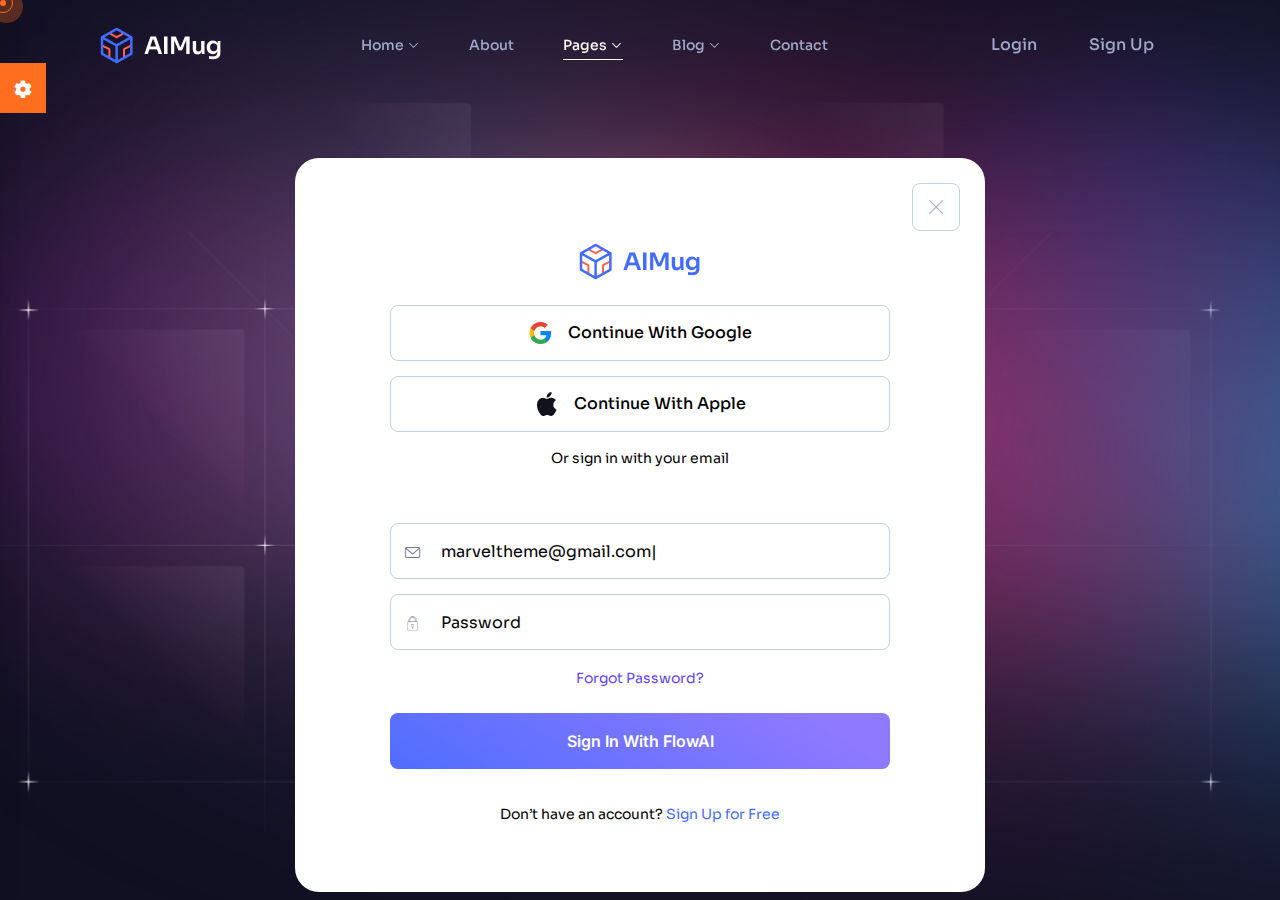
<file: aimug/create-account.html>
<!DOCTYPE html>
<html>


<!-- Mirrored from marveltheme.com/tf/html/aimug/create-account.html by HTTrack Website Copier/3.x [XR&CO'2014], Mon, 21 Apr 2025 13:29:41 GMT -->
<head>
	<meta charset="utf-8">
	<title>Aimug - Artificial Intelligence HTML-5 Template</title>

	<link href="https://fonts.googleapis.com/css2?family=Sora:wght@300;400;500;600;700;800&amp;display=swap"
		rel="stylesheet">

	<link href="https://fonts.googleapis.com/css2?family=Inter:wght@100;200;300;400;500;600;700;800;900&amp;display=swap"
		rel="stylesheet">

	<!--Color Switcher Mockup-->
	<link href="css/color-switcher-design.css" rel="stylesheet">
	<!-- Color Themes -->
	<link id="theme-color-file" href="css/color-themes/default-color.css" rel="stylesheet">
	<link rel="shortcut icon" href="images/favicon.png" type="image/x-icon">
	<link rel="icon" href="images/favicon.png" type="image/x-icon">
	<!-- Responsive -->
	<meta http-equiv="X-UA-Compatible" content="IE=edge">
	<meta name="viewport" content="width=device-width, initial-scale=1.0, maximum-scale=1.0, user-scalable=0">

	<!-- Stylesheets -->
	<link href="css/bootstrap.css" rel="stylesheet">
	<link href="css/style.css" rel="stylesheet">
	<link href="css/responsive.css" rel="stylesheet">

</head>

<body class="body-bg-color">

	<div class="page-wrapper">

		<!-- Preloader -->
		<div class="preloader"></div>
		<!-- End Preloader -->

		<!-- Cursor -->
		<div class="cursor"></div>
		<div class="cursor-follower"></div>
		<!-- Cursor End -->


		<!-- Main Header -->
		<header class="main-header main-header-one">
			<!-- Header Lower -->
			<div class="header-lower">
				<div class="main-menu__wrapper">
					<div class="inner-container d-flex align-items-center justify-content-between">

						<!-- Logo Box -->
						<div class="main-header-one__logo-box">
							<a href="index.html"><img src="images/resource/logo-1.png" alt=""></a>
						</div>

						<div class="nav-outer">

							<!-- Main Menu -->
							<nav class="main-menu show navbar-expand-md">
								<div class="navbar-header">
									<button class="navbar-toggler" type="button" data-toggle="collapse"
										data-target="#navbarSupportedContent" aria-controls="navbarSupportedContent"
										aria-expanded="false" aria-label="Toggle navigation">
										<span class="icon-bar"></span>
										<span class="icon-bar"></span>
										<span class="icon-bar"></span>
									</button>
								</div>

								<div class="navbar-collapse collapse clearfix" id="navbarSupportedContent">
									<ul class="navigation clearfix">
										<li class="dropdown"><a href="#">Home</a>
											<ul>
												<li><a href="index.html">Home 01 (AI Products)</a></li>
												<li><a href="index-2.html">Home 02 (Content Writing)</a></li>
												<li><a href="index-3.html">Home 03 (AI Image)</a></li>
												<li class="dropdown"><a href="#">Header Styles</a>
													<ul>
														<li><a href="index.html">Header Style One</a></li>
														<li><a href="index-2.html">Header Style Two</a></li>
														<li><a href="index-3.html">Header Style Three</a></li>
													</ul>
												</li>
											</ul>
										</li>
										<li><a href="about.html">About</a></li>
										<li class="dropdown"><a href="#">Pages</a>
											<ul>
												<li><a href="career.html">Career</a></li>
												<li><a href="career-details.html">Career Details</a></li>
												<li><a href="login.html">Login</a></li>
												<li><a href="create-account.html">Create Account</a></li>
												<li><a href="reset-password.html">Reset Password</a></li>
												<li><a href="404.html">404 Error</a></li>
											</ul>
										</li>
										<li class="dropdown"><a href="#">Blog</a>
											<ul>
												<li><a href="blog.html">Blog</a></li>
												<li><a href="blog-details.html">Blog Detail</a></li>
											</ul>
										</li>
										<li><a href="contact.html">Contact</a></li>
									</ul>
								</div>

							</nav>
							<!-- Main Menu End-->

						</div>

						<!-- Outer Box -->
						<div class="outer-box d-flex align-items-center">

							<ul class="main-header__login-sing-up">
								<li><a href="login.html">Login</a></li>
								<li><a href="create-account.html">Sign Up</a></li>
							</ul>

							<!-- Mobile Navigation Toggler -->
							<div class="mobile-nav-toggler">
								<span class="icon-menu"></span>
							</div>

						</div>
						<!-- End Outer Box -->

					</div>

				</div>
			</div>
			<!-- End Header Lower -->
			<!-- Mobile Menu  -->
			<div class="mobile-menu">
				<div class="menu-backdrop"></div>
				<div class="close-btn"><span class="icon far fa-times fa-fw"></span></div>
				<nav class="menu-box">
					<div class="nav-logo"><a href="index.html"><img src="images/logo-2.png" alt="" title=""></a></div>
					<!-- Search -->
					<div class="search-box">
						<form method="post" action="https://marveltheme.com/tf/html/aimug/contact.html">
							<div class="form-group">
								<input type="search" name="search-field" value="" placeholder="SEARCH HERE" required>
								<button type="submit"><span class="icon far fa-search fa-fw"></span></button>
							</div>
						</form>
					</div>
					<div class="menu-outer">
						<!--Here Menu Will Come Automatically Via Javascript / Same Menu as in Header-->
					</div>
				</nav>
			</div>
			<!-- End Mobile Menu -->
		</header>
		<!-- End Main Header -->


		<!-- Login Page Start -->
		<section class="login-page full-height">
			<div class="login-page__shape-1" style="background-image: url(images/shapes/login-page-shape-1.png);"></div>
			<div class="login-page__shape-2"></div>
			<div class="container">
				<div class="login-page__inner">
					<div class="login-page__close-icon">
						<a href="#"><span class="icon-close"></span></a>
					</div>
					<div class="login-page__top">
						<div class="login-page__logo">
							<a href="index.html"><img src="images/resource/login-page-logo.png" alt=""></a>
						</div>
						<div class="login-page__sign-option-box">
							<a href="#" class="login-page__sign-option"> <img src="images/icons/google-icon.png" alt="">
								Continue With Google</a>
							<a href="#" class="login-page__sign-option"> <img src="images/icons/apple-icon.png" alt="">
								Continue With Apple</a>
							<a href="#" class="sign-in-email">Or sign in with your email</a>
						</div>
					</div>
					<form action="#" class="register-one__form">
						<div class="row">
							<div class="col-md-12">
								<div class="register-one__form__email">
									<input type="email" name="email" placeholder="marveltheme@gmail.com|">
									<i class="icon-envelope"></i>
								</div>
							</div>
							<div class="col-md-12">
								<div class="register-one__form__password">
									<input type="password" name="password" placeholder="Password">
									<i class="icon-lock"></i>
								</div>
							</div>
							<div class="col-md-12">
								<div class="register-one__form__forgot"><a href="#">Forgot Password?</a></div>
							</div>
							<div class="col-md-12">
								<button type="submit" class="thm-btn register-one__btn">
									Sign In with FlowAI
								</button>
							</div>
						</div>
					</form>
					<p class="register-one__tagline">Don’t have an account? <a href="login.html">Sign Up for Free</a>
					</p>
				</div>
			</div>
		</section>
		<!-- Login Page End -->





		<!-- Color Palate / Color Switcher -->
		<div class="color-palate">
			<div class="color-trigger">
				<i class="fas fa-cog fa-fw"></i>
			</div>
			<div class="color-palate-inner">
				<div class="color-palate-head">
					<h6>Choose Options</h6>
				</div>
				<!-- Colors -->
				<div class="various-color clearfix">
					<h6>Multiple Colors</h6><br>
					<div class="colors-list">
						<span class="palate default-color active"
							data-theme-file="css/color-themes/default-color.css"></span>
						<span class="palate blue-color" data-theme-file="css/color-themes/blue-color.css"></span>
						<span class="palate brown-color" data-theme-file="css/color-themes/brown-color.css"></span>
						<span class="palate green-color" data-theme-file="css/color-themes/green-color.css"></span>
						<span class="palate orange-color" data-theme-file="css/color-themes/orange-color.css"></span>
						<span class="palate purple-color" data-theme-file="css/color-themes/purple-color.css"></span>
						<span class="palate teal-color" data-theme-file="css/color-themes/teal-color.css"></span>
						<span class="palate yellow-color" data-theme-file="css/color-themes/yellow-color.css"></span>
					</div>
				</div>
				<h6>RTL Version</h6>
				<ul class="rtl-version option-box">
					<li class="rtl">RTL Version</li>
					<li>LTR Version</li>
				</ul>
				<h6>Boxed Version</h6>
				<ul class="box-version option-box">
					<li class="box">Boxed</li>
					<li>Full width</li>
				</ul>
				<h6>Want Sticky Header</h6>
				<ul class="header-version option-box">
					<li class="box">No</li>
					<li>Yes</li>
				</ul>
				<h6>Dark Verion</h6>
				<ul class="dark-version option-box">
					<li class="box">Yes</li>
					<li>No</li>
				</ul>
				<div class="purchase-box">
					You will find much more options for colors and styling in admin panel. This color picker is used
					only for demonstation purposes.
					<a href="#" class="theme-btn btn-style-two">
						<span class="btn-wrap">
							<span class="text-one">buy now</span>
							<span class="text-two">buy now</span>
						</span>
					</a>
				</div>
			</div>
		</div>
		<!-- End Color Palate / Color Switcher -->

		<!-- Search Popup -->
		<div class="search-popup">
			<div class="color-layer"></div>
			<button class="close-search"><span class="far fa-times fa-fw"></span></button>
			<form method="post" action="https://marveltheme.com/tf/html/aimug/blog.html">
				<div class="form-group">
					<input type="search" name="search-field" value="" placeholder="Search Here" required="">
					<button type="submit"><i class="far fa-search fa-fw"></i></button>
				</div>
			</form>
		</div>
		<!-- End Search Popup -->

	</div>
	<!-- End PageWrapper -->


	<script src="js/jquery.js"></script>
	<script src="js/01-bootstrap.min.js"></script>
	<script src="js/02-bootstrap-select.min.js"></script>
	<script src="js/03-color-settings.js"></script>
	<script src="js/04-owl.js"></script>
	<script src="js/05-jarallax.min.js"></script>
	<script src="js/06-isotope.js"></script>
	<script src="js/07-wow.js"></script>
	<script src="js/08-validate.js"></script>
	<script src="js/09-appear.js"></script>
	<script src="js/10-swiper.min.js"></script>
	<script src="js/11-jquery.easing.min.js"></script>
	<script src="js/12-gsap.min.js"></script>
	<script src="js/13-odometer.js"></script>
	<script src="js/14-tilt.jquery.min.js"></script>
	<script src="js/15-magnific-popup.min.js"></script>
	<script src="js/16-jquery-ui.js"></script>
	<script src="js/17-marquee.min.js"></script>
	<script src="js/18-jquery.circleType.js"></script>
	<script src="js/19-jquery.lettering.min.js"></script>



	<script src="js/script.js"></script>


	<!--[if lt IE 9]><script src="https://cdnjs.cloudflare.com/ajax/libs/html5shiv/3.7.3/html5shiv.js"></script><![endif]-->
	<!--[if lt IE 9]><script src="js/respond.js"></script><![endif]-->

</body>


<!-- Mirrored from marveltheme.com/tf/html/aimug/create-account.html by HTTrack Website Copier/3.x [XR&CO'2014], Mon, 21 Apr 2025 13:29:41 GMT -->
</html>
</file>
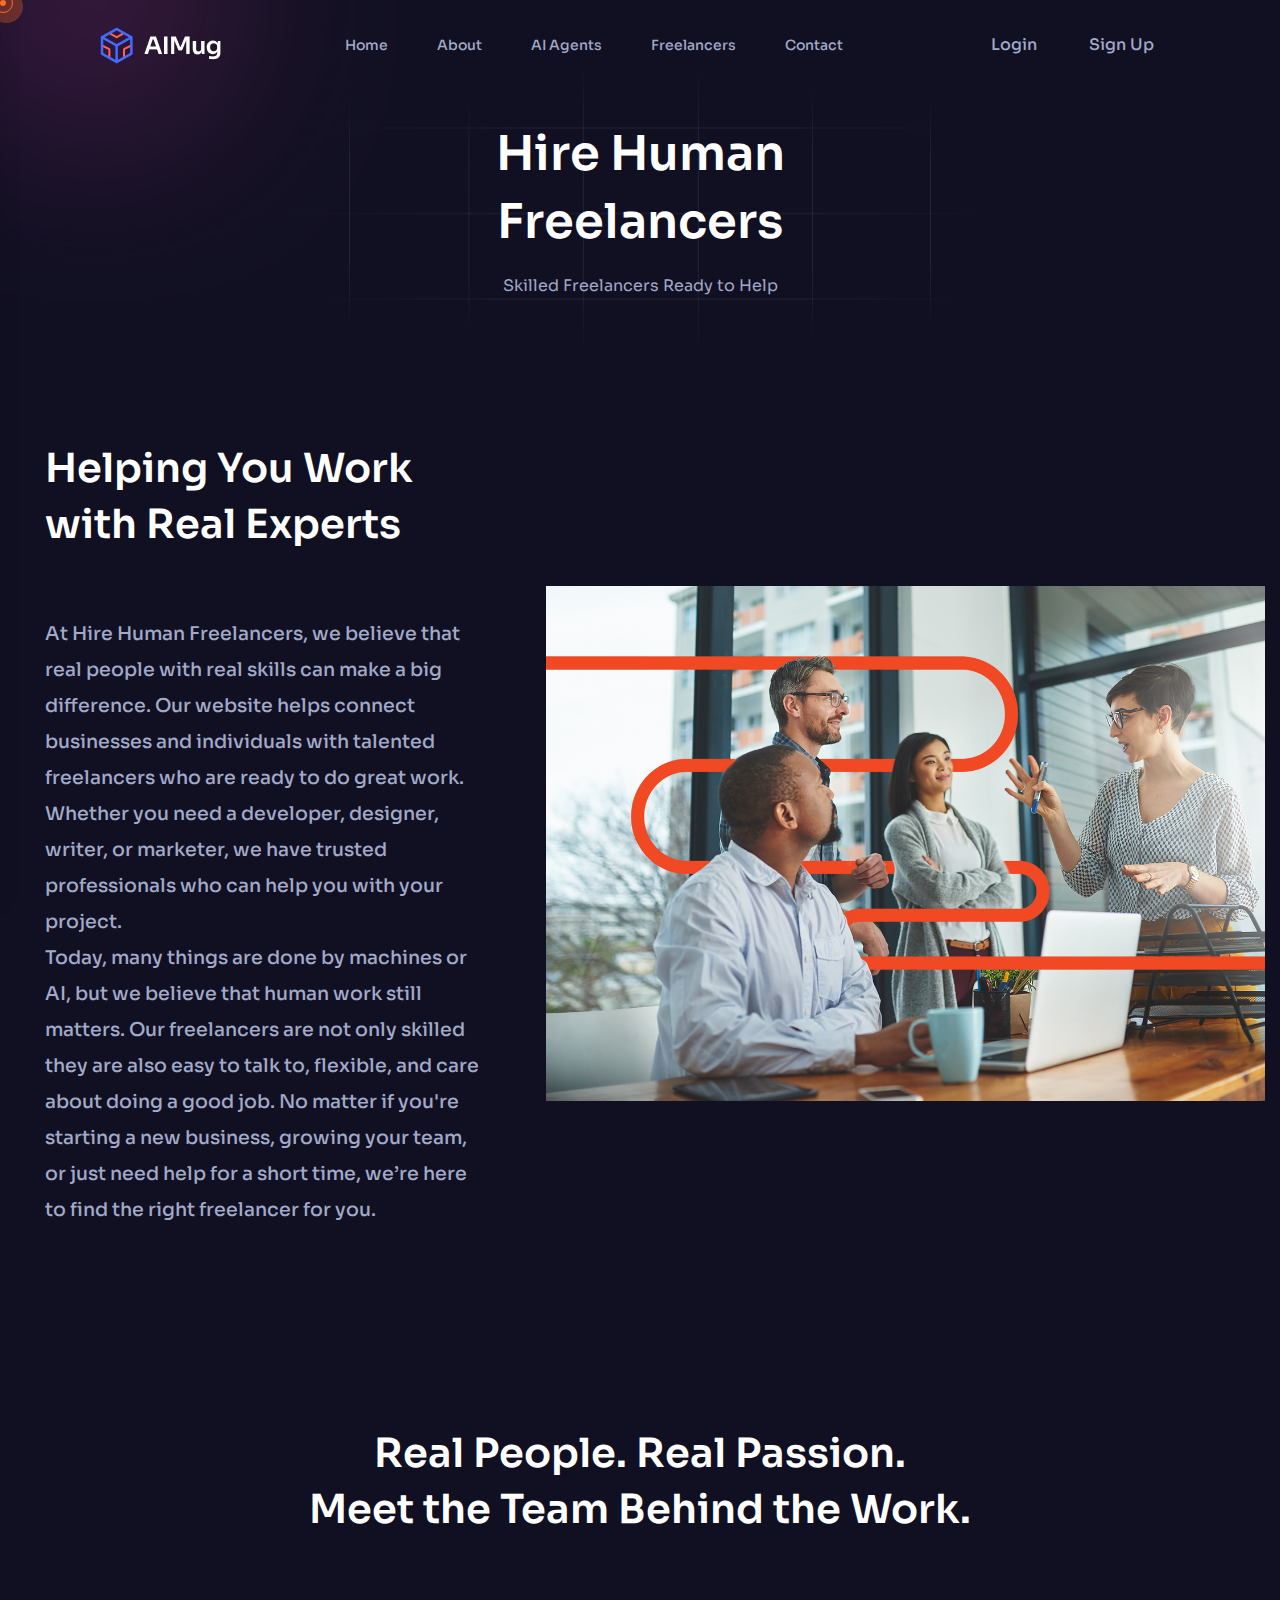
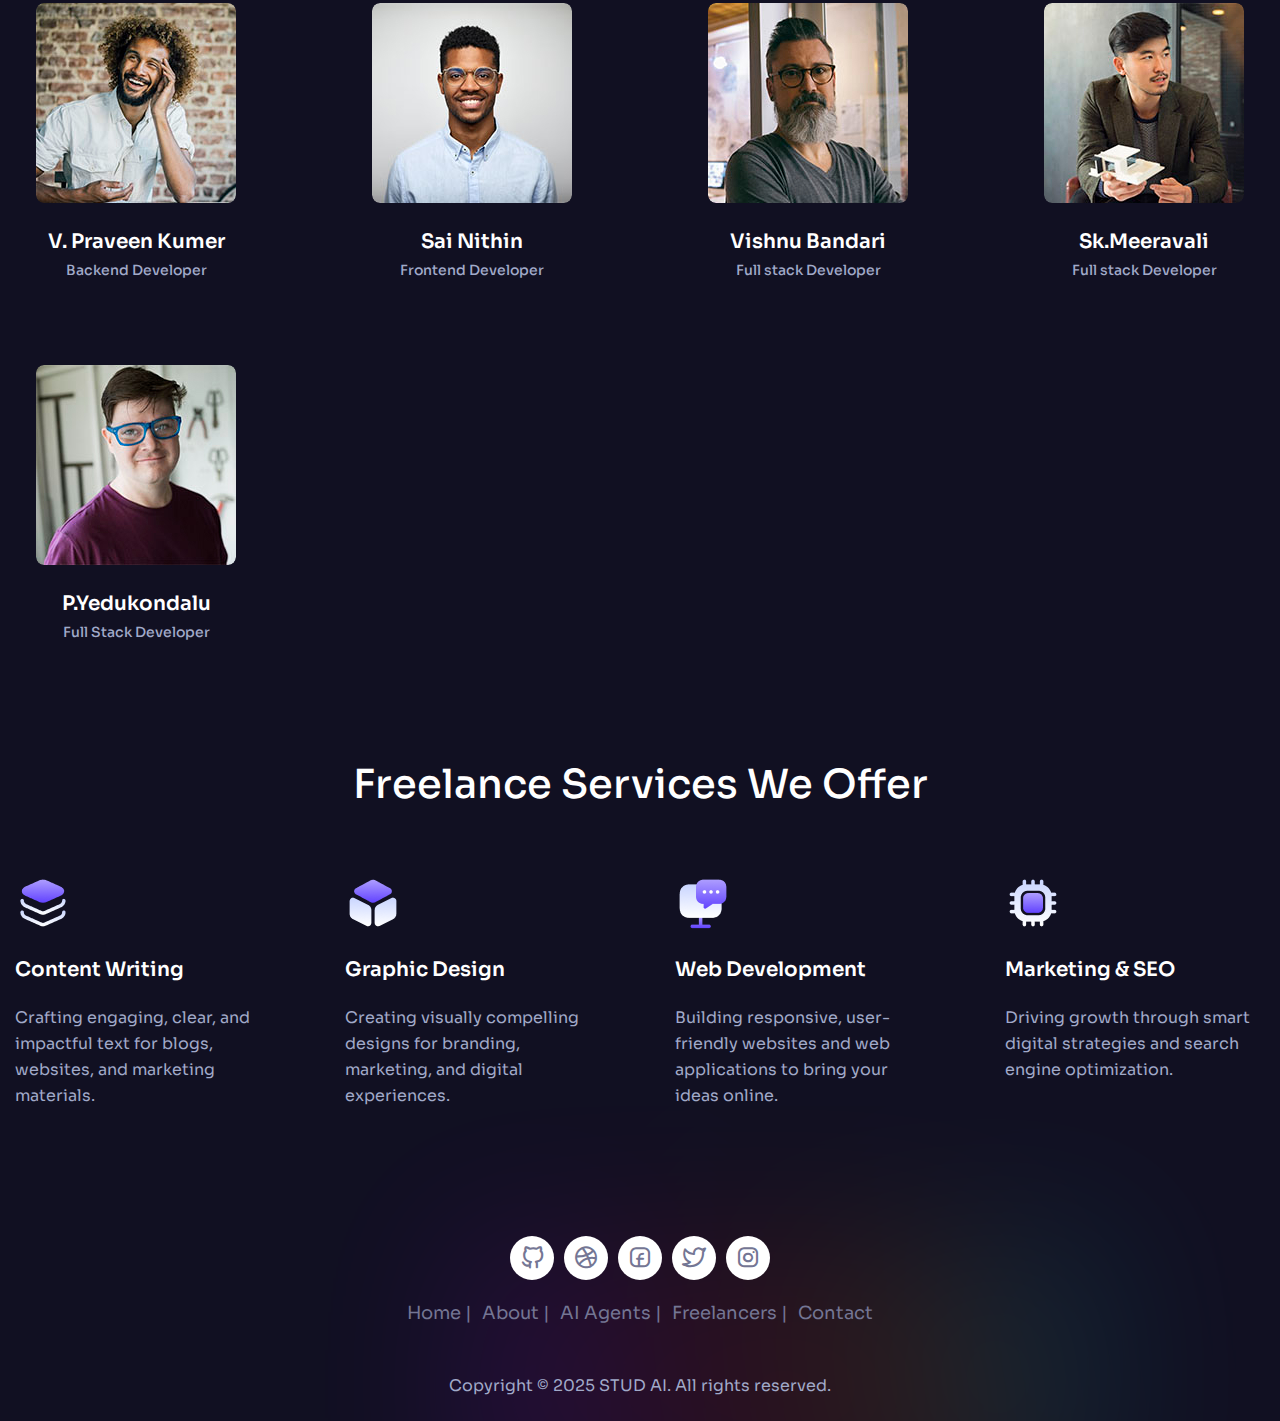
<file: aimug/Freelance.html>
<!DOCTYPE html>
<html>


<!-- Mirrored from marveltheme.com/tf/html/aimug/about.html by HTTrack Website Copier/3.x [XR&CO'2014], Mon, 21 Apr 2025 13:29:33 GMT -->

<head>
    <meta charset="utf-8">
    <title>Aimug - Artificial Intelligence HTML-5 Template</title>

    <link href="https://fonts.googleapis.com/css2?family=Sora:wght@300;400;500;600;700;800&amp;display=swap"
        rel="stylesheet">

    <link
        href="https://fonts.googleapis.com/css2?family=Inter:wght@100;200;300;400;500;600;700;800;900&amp;display=swap"
        rel="stylesheet">

    <!--Color Switcher Mockup-->
    <link href="css/color-switcher-design.css" rel="stylesheet">
    <!-- Color Themes -->
    <link id="theme-color-file" href="css/color-themes/default-color.css" rel="stylesheet">
    <link rel="shortcut icon" href="images/favicon.png" type="image/x-icon">
    <link rel="icon" href="images/favicon.png" type="image/x-icon">
    <!-- Responsive -->
    <meta http-equiv="X-UA-Compatible" content="IE=edge">
    <meta name="viewport" content="width=device-width, initial-scale=1.0, maximum-scale=1.0, user-scalable=0">

    <!-- Stylesheets -->
    <link href="css/bootstrap.css" rel="stylesheet">
    <link href="css/style.css" rel="stylesheet">
    <link href="css/responsive.css" rel="stylesheet">

</head>

<body class="body-bg-color">

    <div class="page-wrapper">

        <!-- Preloader -->
        <div class="preloader"></div>
        <!-- End Preloader -->

        <!-- Cursor -->
        <div class="cursor"></div>
        <div class="cursor-follower"></div>
        <!-- Cursor End -->




        <!-- Main Header -->
        <header class="main-header main-header-one">

            <!-- Header Lower -->
            <div class="header-lower">

                <div class="main-menu__wrapper">
                    <div class="inner-container d-flex align-items-center justify-content-between">

                        <!-- Logo Box -->
                        <div class="main-header-one__logo-box">
                            <a href="index.html"><img src="images/resource/logo-1.png" alt=""></a>
                        </div>

                        <div class="nav-outer">

                            <!-- Main Menu -->
                            <nav class="main-menu show navbar-expand-md">
                                <div class="navbar-header">
                                    <button class="navbar-toggler" type="button" data-toggle="collapse"
                                        data-target="#navbarSupportedContent" aria-controls="navbarSupportedContent"
                                        aria-expanded="false" aria-label="Toggle navigation">
                                        <span class="icon-bar"></span>
                                        <span class="icon-bar"></span>
                                        <span class="icon-bar"></span>
                                    </button>
                                </div>

                                <div class="navbar-collapse collapse clearfix" id="navbarSupportedContent">
									<ul class="navigation clearfix">

										<li><a href="index.html">Home</a></li>
										<li><a href="about.html">About</a></li>
										<li><a href="Ai agents.html">AI Agents</a></li>
										<li><a href="freelance.html">Freelancers</a></li>
										<li><a href="contact.html">Contact</a></li>
									</ul>
                                </div>

                            </nav>
                            <!-- Main Menu End-->

                        </div>

                        <!-- Outer Box -->
                        <div class="outer-box d-flex align-items-center">

                            <ul class="main-header__login-sing-up">
                                <li><a href="#">Login</a></li>
                                <li><a href="#">Sign Up</a></li>
                            </ul>

                            <!-- Mobile Navigation Toggler -->
                            <div class="mobile-nav-toggler">
                                <span class="icon-menu"></span>
                            </div>

                        </div>
                        <!-- End Outer Box -->

                    </div>

                </div>
            </div>
            <!-- End Header Lower -->

            <!-- Mobile Menu  -->
            <div class="mobile-menu">
                <div class="menu-backdrop"></div>
                <div class="close-btn"><span class="icon far fa-times fa-fw"></span></div>
                <nav class="menu-box">
                    <div class="nav-logo"><a href="index.html"><img src="images/logo-2.png" alt="" title=""></a></div>
                    <!-- Search -->
                    <div class="search-box">
                        <form method="post" action="https://marveltheme.com/tf/html/aimug/contact.html">
                            <div class="form-group">
                                <input type="search" name="search-field" value="" placeholder="SEARCH HERE" required>
                                <button type="submit"><span class="icon far fa-search fa-fw"></span></button>
                            </div>
                        </form>
                    </div>
                    <div class="menu-outer">
                        <!--Here Menu Will Come Automatically Via Javascript / Same Menu as in Header-->
                    </div>
                </nav>
            </div>
            <!-- End Mobile Menu -->
        </header>
        <!-- End Main Header -->


        <!-- Page Title Start -->
        <section class="page-title">
            <div class="container">
                <div class="page-title__inner">
                    <div class="page-title__shape-1"
                        style="background-image: url(images/shapes/page-title-shape-1.png);"></div>
                    <div class="page-title__title-box">
                        <!-- <p class="page-title__sub-title">Freelancering</p> -->
                        <h3 class="page-title__title">Hire Human <br> Freelancers </h3>
                    </div>
                    <p class="page-title__text">Skilled Freelancers Ready to Help </p>
                </div>
            </div>
        </section>
        <!-- Page Title End -->

        <!-- About One Start -->
        <section class="about-one">
            <div class="container">
                <div class="row">
                    <div class="col-xl-5 col-lg-6">
                        <div class="about-one__left">
                            <div class="about-one__left-content">
                                <h3 class="about-one__title">Helping You Work with Real Experts
                                </h3>
                                <p class="about-one__text">At Hire Human Freelancers, we believe that real people with
                                    real skills can make a big difference. Our website helps connect businesses and
                                    individuals with talented freelancers who are ready to do great work. Whether you
                                    need a developer, designer, writer, or marketer, we have trusted professionals who
                                    can help you with your project.
                                    <br>Today, many things are done by machines or AI, but we believe that human work
                                    still matters. Our freelancers are not only skilled they are also easy to talk to,
                                    flexible, and care about doing a good job. No matter if you're starting a new
                                    business, growing your team, or just need help for a short time, we’re here to find
                                    the right freelancer for you.
                                </p>
                                <!-- <div class="feature-one__rating-box">
									<ul class="feature-one__rating">
										<li>
											<div class="feature-one__rating-icon">
												<img src="images/icons/rateing.png" alt="">
											</div>
											<div class="feature-one__rating-star-and-text">
												<div class="feature-one__rating-star">
													<span class="icon-star"></span>
													<span class="icon-star"></span>
													<span class="icon-star"></span>
													<span class="icon-star"></span>
													<span class="icon-star"></span>
												</div>
												<p class="feature-one__rating-text">Rated 4.8 . 1,000+ Reviews</p>
											</div>
										</li>
										<li>
											<div class="feature-one__rating-icon">
												<img src="images/icons/send.png" alt="">
											</div>
											<div
												class="feature-one__rating-star-and-text feature-one__rating-star-and-text--two">
												<div class="feature-one__rating-star">
													<span class="icon-star"></span>
													<span class="icon-star"></span>
													<span class="icon-star"></span>
													<span class="icon-star"></span>
													<span class="icon-star"></span>
												</div>
												<p class="feature-one__rating-text">Rated 4.8 . 1,000+ Reviews</p>
											</div>
										</li>
									</ul>
								</div> -->
                            </div>
                        </div>
                    </div>
                    <div class="col-xl-7 col-lg-6">
                        <div class="about-one__right">
                            <div class=""style="margin-top: 125px;">
                                <img src="images/iStock-609072850.png" alt="">
                            </div>
                        </div>
                    </div>
                </div>
            </div>
        </section>
        <!-- About One End -->

        <!-- Brand One Start -->
        <!-- <section class="brand-one">
			<div class="container">
				<div class="brand-one__title-box">
					<div class="brand-one__shape-1 zoominout">
						<img src="images/shapes/brand-one-shape-1.png" alt="">
					</div>
					<div class="brand-one__shape-2 float-bob-x">
						<img src="images/shapes/brand-one-shape-2.png" alt="">
					</div>
					<div class="brand-one__title count-box">Trusted by
						<span class="count-text" data-stop="10.8" data-speed="1500">00</span><span>k+</span>
						teams, agencies and freelancers.</div>
				</div>
				<div class="brand-one__brand-list-box">
					<div class="brand-one__shape-3 zoominout">
						<img src="images/shapes/brand-one-shape-3.png" alt="">
					</div>
					<ul class="brand-one__list">
						<li>
							<div class="brand-one__brand-img">
								<img src="images/brand/brand-logo-1.png" alt="">
							</div>
						</li>
						<li>
							<div class="brand-one__brand-img">
								<img src="images/brand/brand-logo-2.png" alt="">
							</div>
						</li>
						<li>
							<div class="brand-one__brand-img">
								<img src="images/brand/brand-logo-3.png" alt="">
							</div>
						</li>
						<li>
							<div class="brand-one__brand-img">
								<img src="images/brand/brand-logo-4.png" alt="">
							</div>
						</li>
						<li>
							<div class="brand-one__brand-img">
								<img src="images/brand/brand-logo-5.png" alt="">
							</div>
						</li>
						<li>
							<div class="brand-one__brand-img">
								<img src="images/brand/brand-logo-6.png" alt="">
							</div>
						</li>
					</ul>
					<ul class="brand-one__list brand-one__list-2">
						<li>
							<div class="brand-one__brand-img">
								<img src="images/brand/brand-logo-7.png" alt="">
							</div>
						</li>
						<li>
							<div class="brand-one__brand-img">
								<img src="images/brand/brand-logo-8.png" alt="">
							</div>
						</li>
						<li>
							<div class="brand-one__brand-img">
								<img src="images/brand/brand-logo-9.png" alt="">
							</div>
						</li>
						<li>
							<div class="brand-one__brand-img">
								<img src="images/brand/brand-logo-10.png" alt="">
							</div>
						</li>
						<li>
							<div class="brand-one__brand-img">
								<img src="images/brand/brand-logo-11.png" alt="">
							</div>
						</li>
						<li>
							<div class="brand-one__brand-img">
								<img src="images/brand/brand-logo-12.png" alt="">
							</div>
						</li>
					</ul>
				</div>
			</div>
		</section> -->
        <!-- Brand One End -->

        <!-- Video One Start -->
        <!-- <section class="video-one">
			<div class="video-one__bg" style="background-image: url(images/background/video-one-bg.jpg);"></div>
			<div class="video-one__inner">
				<a href="https://www.pexels.com/video/l-2942803/" class="video-one__play lightbox-video">
					<span class="fa-solid fa-play fa-fw"><i class="ripple"></i></span>
				</a>
			</div>
		</section> -->
        <!-- Video One End -->

        <!-- Team One Start -->
        <section class="team-one">
            <div class="container">
                <h3 class="team-one__title">Real People. Real Passion. <br>
                    Meet the Team Behind the Work.</h3>
                <div class="row">
                    <!-- Team One Single Start -->
                    <div class="col-xl-3 col-lg-6 col-md-6">
                        <div class="team-one__single">
                            <div class="team-one__img">
                                <img src="images/team/team-1-5.jpg" alt="">
                                <div class="team-one__social">
                                    <a href="#"><i class="icon-social-3"></i></a>
                                    <a href="#"><i class="icon-social-1"></i></a>
                                    <a href="#"><i class="icon-social-4"></i></a>
                                </div>
                            </div>
                            <div class="team-one__content">
                                <h4 class="team-one__name"><a href="about.html">V. Praveen Kumer</a></h4>
                                <p class="team-one__sub-title">Backend Developer</p>
                            </div>
                        </div>
                    </div>
                    <!-- Team One Single End -->
                    <!-- Team One Single Start -->
                    <div class="col-xl-3 col-lg-6 col-md-6">
                        <div class="team-one__single">
                            <div class="team-one__img">
                                <img src="images/team/team-1-6.jpg" alt="">
                                <div class="team-one__social">
                                    <a href="#"><i class="icon-social-3"></i></a>
                                    <a href="#"><i class="icon-social-1"></i></a>
                                    <a href="#"><i class="icon-social-4"></i></a>
                                </div>
                            </div>
                            <div class="team-one__content">
                                <h4 class="team-one__name"><a href="about.html">Sai Nithin</a></h4>
                                <p class="team-one__sub-title">Frontend Developer</p>
                            </div>
                        </div>
                    </div>
                    <!-- Team One Single End -->
                    <!-- Team One Single Start -->

                    <div class="col-xl-3 col-lg-6 col-md-6">
                        <div class="team-one__single">
                            <div class="team-one__img">
                                <img src="images/team/team-1-1.jpg" alt="">
                                <div class="team-one__social">
                                    <a href="#"><i class="icon-social-3"></i></a>
                                    <a href="#"><i class="icon-social-1"></i></a>
                                    <a href="#"><i class="icon-social-4"></i></a>
                                </div>
                            </div>
                            <div class="team-one__content">
                                <h4 class="team-one__name"><a href="about.html">Vishnu Bandari</a></h4>
                                <p class="team-one__sub-title">Full stack Developer</p>
                            </div>
                        </div>
                    </div>
                    <!-- Team One Single End -->
                    <!-- Team One Single Start -->
                    <!-- <div class="col-xl-3 col-lg-6 col-md-6">
						<div class="team-one__single">
							<div class="team-one__img">
								<img src="images/team/team-1-2.jpg" alt="">
								<div class="team-one__social">
									<a href="#"><i class="icon-social-3"></i></a>
									<a href="#"><i class="icon-social-1"></i></a>
									<a href="#"><i class="icon-social-4"></i></a>
								</div>
							</div>
							<div class="team-one__content">
								<h4 class="team-one__name"><a href="about.html">Leslie Alexander</a></h4>
								<p class="team-one__sub-title">Product Designer</p>
							</div>
						</div>
					</div> -->
                    <!-- Team One Single End -->
                    <!-- Team One Single Start -->
                    <div class="col-xl-3 col-lg-6 col-md-6">
                        <div class="team-one__single">
                            <div class="team-one__img">
                                <img src="images/team/team-1-3.jpg" alt="">
                                <div class="team-one__social">
                                    <a href="#"><i class="icon-social-3"></i></a>
                                    <a href="#"><i class="icon-social-1"></i></a>
                                    <a href="#"><i class="icon-social-4"></i></a>
                                </div>
                            </div>
                            <div class="team-one__content">
                                <h4 class="team-one__name"><a href="about.html">Sk.Meeravali</a></h4>
                                <p class="team-one__sub-title">Full stack Developer</p>
                            </div>
                        </div>
                    </div>
                    <!-- Team One Single End -->
                    <!-- Team One Single Start -->
                    <!-- <div class="col-xl-3 col-lg-6 col-md-6">
						<div class="team-one__single">
							<div class="team-one__img">
								<img src="images/team/team-1-4.jpg" alt="">
								<div class="team-one__social">
									<a href="#"><i class="icon-social-3"></i></a>
									<a href="#"><i class="icon-social-1"></i></a>
									<a href="#"><i class="icon-social-4"></i></a>
								</div>
							</div>
							<div class="team-one__content">
								<h4 class="team-one__name"><a href="about.html">Albert Flores</a></h4>
								<p class="team-one__sub-title">Digital Creator</p>
							</div>
						</div>
					</div> -->
                    <!-- Team One Single End -->

                    <!-- Team One Single Start -->
                    <!-- <div class="col-xl-3 col-lg-6 col-md-6">
						<div class="team-one__single">
							<div class="team-one__img">
								<img src="images/team/team-1-7.jpg" alt="">
								<div class="team-one__social">
									<a href="#"><i class="icon-social-3"></i></a>
									<a href="#"><i class="icon-social-1"></i></a>
									<a href="#"><i class="icon-social-4"></i></a>
								</div>
							</div>
							<div class="team-one__content">
								<h4 class="team-one__name"><a href="about.html">Courtney Henry</a></h4>
								<p class="team-one__sub-title">Lead Developer</p>
							</div>
						</div>
					</div> -->
                    <!-- Team One Single End -->
                    <!-- Team One Single Start -->
                    <div class="col-xl-3 col-lg-6 col-md-6">
                        <div class="team-one__single">
                            <div class="team-one__img">
                                <img src="images/team/team-1-8.jpg" alt="">
                                <div class="team-one__social">
                                    <a href="#"><i class="icon-social-3"></i></a>
                                    <a href="#"><i class="icon-social-1"></i></a>
                                    <a href="#"><i class="icon-social-4"></i></a>
                                </div>
                            </div>
                            <div class="team-one__content">
                                <h4 class="team-one__name"><a href="about.html">P.Yedukondalu</a></h4>
                                <p class="team-one__sub-title">Full Stack Developer</p>
                            </div>
                        </div>
                    </div>
                    <!-- Team One Single End -->
                </div>
            </div>
        </section>
        <!-- Team One End -->

        <!-- Testimonial Two Start -->
        <!-- <section class="testimonial-two testimonial-three">
			<div class="container">
				<h3 class="testimonial-two__sec-title"><span>AIMug.</span> Received <i class="icon-star"></i> 4.8/5
					Stars in <br>
					Over 10,000+ Reviews.</h3>
				<div class="row">
					
					<div class="col-xl-3 col-lg-6 col-md-6 wow fadeInUp" data-wow-delay="100ms">
						<div class="testimonial-one__single">
							<div class="testimonial-one__client-info">
								<div class="testimonial-one__client-img">
									<img src="images/resource/testimonial-1-1.jpg" alt="">
								</div>
								<div class="testimonial-one__name-box">
									<h3 class="testimonial-one__name">Dianne Russell</h3>
									<p class="testimonial-one__sub-title">Content Creator</p>
								</div>
							</div>
							<h3 class="testimonial-one__title">Great tool for content
								writing, Love it!</h3>
							<p class="testimonial-one__text">This is the best thing that has happened to my team in a
								while! Makes post text something</p>
							<div class="testimonial-one__icon-and-ratting">
								<div class="testimonial-one__icon">
									<img src="images/icons/testimonial-one-icon-1.png" alt="">
								</div>
								<div class="testimonial-one__ratting">
									<p>5<span class="icon-star"></span></p>
								</div>
							</div>
						</div>
					</div>
					
					<div class="col-xl-3 col-lg-6 col-md-6 wow fadeInUp" data-wow-delay="200ms">
						<div class="testimonial-one__single">
							<div class="testimonial-one__client-info">
								<div class="testimonial-one__client-img">
									<img src="images/resource/testimonial-1-2.jpg" alt="">
								</div>
								<div class="testimonial-one__name-box">
									<h3 class="testimonial-one__name">Jane Cooper</h3>
									<p class="testimonial-one__sub-title">Content Creator</p>
								</div>
							</div>
							<h3 class="testimonial-one__title">Awesome Tools! Thanks MarvelTheme</h3>
							<p class="testimonial-one__text">Best Complete AI Tools ever I have used. Thanks marveltheme
								for this type of awesome tools.</p>
							<div class="testimonial-one__icon-and-ratting">
								<div class="testimonial-one__icon">
									<img src="images/icons/testimonial-one-icon-2.png" alt="">
								</div>
								<div class="testimonial-one__ratting">
									<p>5<span class="icon-star"></span></p>
								</div>
							</div>
						</div>
					</div>
				
					<div class="col-xl-3 col-lg-6 col-md-6 wow fadeInUp" data-wow-delay="300ms">
						<div class="testimonial-one__single">
							<div class="testimonial-one__client-info">
								<div class="testimonial-one__client-img">
									<img src="images/resource/testimonial-1-3.jpg" alt="">
								</div>
								<div class="testimonial-one__name-box">
									<h3 class="testimonial-one__name">Arlene McCoy</h3>
									<p class="testimonial-one__sub-title">Content Creator</p>
								</div>
							</div>
							<h3 class="testimonial-one__title">Best User Experience! Fallen In Love On It!</h3>
							<p class="testimonial-one__text">This is best! Great experiences
								Complete AI Tools ever I have used. Thanks marveltheme</p>
							<div class="testimonial-one__icon-and-ratting">
								<div class="testimonial-one__icon">
									<img src="images/icons/testimonial-one-icon-3.png" alt="">
								</div>
								<div class="testimonial-one__ratting">
									<p>5<span class="icon-star"></span></p>
								</div>
							</div>
						</div>
					</div>
					
					<div class="col-xl-3 col-lg-6 col-md-6 wow fadeInUp" data-wow-delay="400ms">
						<div class="testimonial-one__single">
							<div class="testimonial-one__client-info">
								<div class="testimonial-one__client-img">
									<img src="images/resource/testimonial-1-4.jpg" alt="">
								</div>
								<div class="testimonial-one__name-box">
									<h3 class="testimonial-one__name">Cameron Williamson</h3>
									<p class="testimonial-one__sub-title">Content Creator</p>
								</div>
							</div>
							<h3 class="testimonial-one__title">Great tools Love it, Specially for Content Writing</h3>
							<p class="testimonial-one__text">Aliqua id fugiat nostrud irure ex duis ea quis id quis ad
								et. Sunt qui esse pariatur duis deserunt</p>
							<div class="testimonial-one__icon-and-ratting">
								<div class="testimonial-one__icon">
									<img src="images/icons/testimonial-one-icon-4.png" alt="">
								</div>
								<div class="testimonial-one__ratting">
									<p>5<span class="icon-star"></span></p>
								</div>
							</div>
						</div>
					</div>
					
					<div class="col-xl-3 col-lg-6 col-md-6 wow fadeInUp" data-wow-delay="500ms">
						<div class="testimonial-one__single">
							<div class="testimonial-one__client-info">
								<div class="testimonial-one__client-img">
									<img src="images/resource/testimonial-1-5.jpg" alt="">
								</div>
								<div class="testimonial-one__name-box">
									<h3 class="testimonial-one__name">Albert Flores</h3>
									<p class="testimonial-one__sub-title">Content Creator</p>
								</div>
							</div>
							<h3 class="testimonial-one__title">Support! Just Awesome</h3>
							<p class="testimonial-one__text">Awesome Template as well as great customer support within
								few minutes. Recommended. Best Complete AI Tools ever</p>
							<div class="testimonial-one__icon-and-ratting">
								<div class="testimonial-one__icon">
									<img src="images/icons/testimonial-one-icon-5.png" alt="">
								</div>
								<div class="testimonial-one__ratting">
									<p>5<span class="icon-star"></span></p>
								</div>
							</div>
						</div>
					</div>
					
					<div class="col-xl-3 col-lg-6 col-md-6 wow fadeInUp" data-wow-delay="600ms">
						<div class="testimonial-one__single">
							<div class="testimonial-one__client-info">
								<div class="testimonial-one__client-img">
									<img src="images/resource/testimonial-1-6.jpg" alt="">
								</div>
								<div class="testimonial-one__name-box">
									<h3 class="testimonial-one__name">Courtney Henry</h3>
									<p class="testimonial-one__sub-title">Content Creator</p>
								</div>
							</div>
							<h3 class="testimonial-one__title">Great Design and High Quality Code</h3>
							<p class="testimonial-one__text">Awesome Template as well as great customer support within
								few minutes. Recommended.</p>
							<div class="testimonial-one__icon-and-ratting">
								<div class="testimonial-one__icon">
									<img src="images/icons/testimonial-one-icon-6.png" alt="">
								</div>
								<div class="testimonial-one__ratting">
									<p>5<span class="icon-star"></span></p>
								</div>
							</div>
						</div>
					</div>
					
					<div class="col-xl-3 col-lg-6 col-md-6 wow fadeInUp" data-wow-delay="700ms">
						<div class="testimonial-one__single">
							<div class="testimonial-one__client-info">
								<div class="testimonial-one__client-img">
									<img src="images/resource/testimonial-1-7.jpg" alt="">
								</div>
								<div class="testimonial-one__name-box">
									<h3 class="testimonial-one__name">Marvin McKinney</h3>
									<p class="testimonial-one__sub-title">Content Creator</p>
								</div>
							</div>
							<h3 class="testimonial-one__title">Really High Quality Code</h3>
							<p class="testimonial-one__text">Great Design and High Quality Code. This is best Complete
								template AI Tools ever I have used. Thanks marveltheme!</p>
							<div class="testimonial-one__icon-and-ratting">
								<div class="testimonial-one__icon">
									<img src="images/icons/testimonial-one-icon-7.png" alt="">
								</div>
								<div class="testimonial-one__ratting">
									<p>5<span class="icon-star"></span></p>
								</div>
							</div>
						</div>
					</div>
					
					<div class="col-xl-3 col-lg-6 col-md-6 wow fadeInUp" data-wow-delay="800ms">
						<div class="testimonial-one__single">
							<div class="testimonial-one__client-info">
								<div class="testimonial-one__client-img">
									<img src="images/resource/testimonial-1-8.jpg" alt="">
								</div>
								<div class="testimonial-one__name-box">
									<h3 class="testimonial-one__name">Courtney Henry</h3>
									<p class="testimonial-one__sub-title">Content Creator</p>
								</div>
							</div>
							<h3 class="testimonial-one__title">Great tools Love it, Specially for Content Writing</h3>
							<p class="testimonial-one__text">Aliqua id fugiat nostrud irure ex duis ea quis id quis ad
								et. Sunt qui esse pariatur duis deserunt</p>
							<div class="testimonial-one__icon-and-ratting">
								<div class="testimonial-one__icon">
									<img src="images/icons/testimonial-one-icon-8.png" alt="">
								</div>
								<div class="testimonial-one__ratting">
									<p>5<span class="icon-star"></span></p>
								</div>
							</div>
						</div>
					</div>
					
				</div>
			</div>
		</section> -->
        <!-- Testimonial Two End -->

        <!-- AI Product Start -->
        <section class="ai-product">
            <div class="container">
                <h3 class="ai-product__top-title">Freelance Services We Offer <br> </h3>
                <div class="row">
                    <!-- AI Product Single Start -->
                    <div class="col-xl-3 col-lg-6 col-md-6">
                        <div class="ai-product__single">
                            <div class="ai-product__icon">
                                <img src="images/icons/research-discovery.png" alt="">
                            </div>
                            <h4 class="ai-product__title"><a href="about.html">Content Writing</a></h4>
                            <p class="ai-product__text">Crafting engaging, clear, and impactful text for blogs,
                                websites, and marketing materials.</p>
                        </div>
                    </div>
                    <!-- AI Product Single End -->
                    <!-- AI Product Single Start -->
                    <div class="col-xl-3 col-lg-6 col-md-6">
                        <div class="ai-product__single">
                            <div class="ai-product__icon">
                                <img src="images/icons/information-architecture.png" alt="">
                            </div>
                            <h4 class="ai-product__title"><a href="about.html">Graphic Design</a></h4>
                            <p class="ai-product__text">Creating visually compelling designs for branding, marketing,
                                and digital experiences.</p>
                        </div>
                    </div>
                    <!-- AI Product Single End -->
                    <!-- AI Product Single Start -->
                    <div class="col-xl-3 col-lg-6 col-md-6">
                        <div class="ai-product__single">
                            <div class="ai-product__icon">
                                <img src="images/icons/design-development.png" alt="">
                            </div>
                            <h4 class="ai-product__title"><a href="about.html">Web Development</a></h4>
                            <p class="ai-product__text">Building responsive, user-friendly websites and web applications
                                to bring your ideas online.</p>
                        </div>
                    </div>
                    <!-- AI Product Single End -->
                    <!-- AI Product Single Start -->
                    <div class="col-xl-3 col-lg-6 col-md-6">
                        <div class="ai-product__single">
                            <div class="ai-product__icon">
                                <img src="images/icons/quality-assurance.png" alt="">
                            </div>
                            <h4 class="ai-product__title"><a href="about.html">Marketing & SEO</a></h4>
                            <p class="ai-product__text">Driving growth through smart digital strategies and search
                                engine optimization.</p>
                        </div>
                    </div>
                    <!-- AI Product Single End -->
                </div>
            </div>
        </section>
        <!-- AI Product End -->

        <!-- Faq One Start -->
        <!-- <section class="faq-one">
			<div class="container">
				<div class="section-title text-center">
					<div class="section-title__tagline-box">
						<span class="section-title__tagline">Frequently Asked Questions</span>
					</div>
					<h2 class="section-title__title">Questions About our AIMug? <br>
						​​​​​​​We have Answers!</h2>
				</div>
				<div class="faq-one__inner">
					<div class="accrodion-grp" data-grp-name="faq-one-accrodion">
						<div class="accrodion">
							<div class="accrodion-title">
								<h4>What Is AIMug Generative AI Tool?</h4>
							</div>
							<div class="accrodion-content">
								<div class="inner">
									<p>Once you know your audience, <a href="#">choose a topic</a> that will resonate
										with them. Look for trending topics in your industry or address common questions
										or challenges your audience may be facing. Keep in mind that your topic should
										be both interesting and relevant to your audience</p>
								</div>
							</div>
						</div>
						<div class="accrodion  active">
							<div class="accrodion-title">
								<h4>How Can I Make Generative AI Content for Next Project</h4>
							</div>
							<div class="accrodion-content">
								<div class="inner">
									<p>Once you know your audience, <a href="#">choose a topic</a> that will resonate
										with them. Look for trending topics in your industry or address common questions
										or challenges your audience may be facing. Keep in mind that your topic should
										be both interesting and relevant to your audience</p>
								</div>
							</div>
						</div>
						<div class="accrodion">
							<div class="accrodion-title">
								<h4>Is there a limitation on how much content I can generate?</h4>
							</div>
							<div class="accrodion-content">
								<div class="inner">
									<p>Once you know your audience, <a href="#">choose a topic</a> that will resonate
										with them. Look for trending topics in your industry or address common questions
										or challenges your audience may be facing. Keep in mind that your topic should
										be both interesting and relevant to your audience</p>
								</div>
							</div>
						</div>
						<div class="accrodion">
							<div class="accrodion-title">
								<h4>What Languages does it supports</h4>
							</div>
							<div class="accrodion-content">
								<div class="inner">
									<p>Once you know your audience, <a href="#">choose a topic</a> that will resonate
										with them. Look for trending topics in your industry or address common questions
										or challenges your audience may be facing. Keep in mind that your topic should
										be both interesting and relevant to your audience</p>
								</div>
							</div>
						</div>
						<div class="accrodion">
							<div class="accrodion-title">
								<h4>What is SEO Writing AI and how do I use it?</h4>
							</div>
							<div class="accrodion-content">
								<div class="inner">
									<p>Once you know your audience, <a href="#">choose a topic</a> that will resonate
										with them. Look for trending topics in your industry or address common questions
										or challenges your audience may be facing. Keep in mind that your topic should
										be both interesting and relevant to your audience</p>
								</div>
							</div>
						</div>
						<div class="accrodion">
							<div class="accrodion-title">
								<h4>Is it helpful for Digital Marketer or Content Writer?</h4>
							</div>
							<div class="accrodion-content">
								<div class="inner">
									<p>Once you know your audience, <a href="#">choose a topic</a> that will resonate
										with them. Look for trending topics in your industry or address common questions
										or challenges your audience may be facing. Keep in mind that your topic should
										be both interesting and relevant to your audience</p>
								</div>
							</div>
						</div>
					</div>
				</div>
			</div>
		</section> -->
        <!-- Faq One End -->

        <!-- Free Trail Start -->
        <!-- <section class="free-trail">
			<div class="container">
				<div class="free-trail__wrap">
					<div class="free-trail__shape-3"
						style="background-image: url(images/shapes/free-trail-shape-3.png);"></div>
					<div class="free-trail__shape-1 float-bob-x"></div>
					<div class="free-trail__start-1 zoominout">
						<img src="images/shapes/free-trail-start-1.png" alt="">
					</div>
					<div class="free-trail__start-2 float-bob-y">
						<img src="images/shapes/free-trail-start-2.png" alt="">
					</div>
					<div class="free-trail__start-3 float-bob-x">
						<img src="images/shapes/free-trail-start-3.png" alt="">
					</div>
					<div class="free-trail__start-4 zoominout">
						<img src="images/shapes/free-trail-start-4.png" alt="">
					</div>
					<div class="free-trail__inner">
						<div class="section-title text-center">
							<div class="section-title__tagline-box">
								<span class="section-title__tagline">14 Day’s Free Trail</span>
							</div>
							<h2 class="section-title__title">Be part of the future of AIMug Let’s <br> Create Something
							</h2>
						</div>
						<p class="free-trail__text">Choose a topic & create something better than before, get started
							from today. <br>
							No Credit Card Required</p>
						<div class="free-trail__btn-box">
							<a href="contact.html" class="thm-btn-two free-trail__btn">Get Started Free <i
									class="icon-up-right-arrow"></i> </a>
						</div>
					</div>
				</div>
			</div>
		</section> -->
        <!-- Free Trail End -->

        <!-- Main Footer Start -->
        <footer class="main-footer">
            <div class="main-footer__shape-1 img-bounce"></div>
            <div class="main-footer__top">
        
                <div class="container">
                    <div class="site-footer__social">
                        <a href="#" class="icons"><i class="icon-social-1"></i></a>
                        <a href="#" class="icons"><i class="icon-social-2"></i></a>
                        <a href="#" class="icons"><i class="icon-social-3"></i></a>
                        <a href="#" class="icons"><i class="icon-social-4"></i></a>
                        <a href="#" class="icons"><i class="icon-social-5"></i></a>
                    </div>
        
					<div class="site-footer__social">
						<a href="index.html">Home |</a>
						<a href="about.html">About |</a>
						<a href="Ai agents.html">AI Agents |</a>
						<a href="Freelance.html">Freelancers |</a>
						<a href="contact.html">Contact</a>
					</div>
                </div>
        
        
            </div>
            <div class="main-footer__bottom">
                <div class="container">
                    <div class="main-footer__bottom-inner">
                        <p class="main-footer__bottom-text">Copyright © 2025 STUD AI. All rights reserved.</p>
                    </div>
                </div>
            </div>
        </footer>
        <!-- Main Footer End -->






        <!-- Color Palate / Color Switcher -->
        <div class="color-palate">
            <!-- <div class="color-trigger">
                <i class="fas fa-cog fa-fw"></i>
            </div> -->
            <div class="color-palate-inner">
                <div class="color-palate-head">
                    <h6>Choose Options</h6>
                </div>
                <!-- Colors -->
                <div class="various-color clearfix">
                    <h6>Multiple Colors</h6><br>
                    <div class="colors-list">
                        <span class="palate default-color active"
                            data-theme-file="css/color-themes/default-color.css"></span>
                        <span class="palate blue-color" data-theme-file="css/color-themes/blue-color.css"></span>
                        <span class="palate brown-color" data-theme-file="css/color-themes/brown-color.css"></span>
                        <span class="palate green-color" data-theme-file="css/color-themes/green-color.css"></span>
                        <span class="palate orange-color" data-theme-file="css/color-themes/orange-color.css"></span>
                        <span class="palate purple-color" data-theme-file="css/color-themes/purple-color.css"></span>
                        <span class="palate teal-color" data-theme-file="css/color-themes/teal-color.css"></span>
                        <span class="palate yellow-color" data-theme-file="css/color-themes/yellow-color.css"></span>
                    </div>
                </div>
                <h6>RTL Version</h6>
                <ul class="rtl-version option-box">
                    <li class="rtl">RTL Version</li>
                    <li>LTR Version</li>
                </ul>
                <h6>Boxed Version</h6>
                <ul class="box-version option-box">
                    <li class="box">Boxed</li>
                    <li>Full width</li>
                </ul>
                <h6>Want Sticky Header</h6>
                <ul class="header-version option-box">
                    <li class="box">No</li>
                    <li>Yes</li>
                </ul>
                <h6>Dark Verion</h6>
                <ul class="dark-version option-box">
                    <li class="box">Yes</li>
                    <li>No</li>
                </ul>
                <div class="purchase-box">
                    You will find much more options for colors and styling in admin panel. This color picker is used
                    only for demonstation purposes.
                    <a href="#" class="theme-btn btn-style-two">
                        <span class="btn-wrap">
                            <span class="text-one">buy now</span>
                            <span class="text-two">buy now</span>
                        </span>
                    </a>
                </div>
            </div>
        </div>
        <!-- End Color Palate / Color Switcher -->

        <!-- Search Popup -->
        <div class="search-popup">
            <div class="color-layer"></div>
            <button class="close-search"><span class="far fa-times fa-fw"></span></button>
            <form method="post" action="https://marveltheme.com/tf/html/aimug/blog.html">
                <div class="form-group">
                    <input type="search" name="search-field" value="" placeholder="Search Here" required="">
                    <button type="submit"><i class="far fa-search fa-fw"></i></button>
                </div>
            </form>
        </div>
        <!-- End Search Popup -->

    </div>
    <!-- End PageWrapper -->

    <!-- Scroll To Top -->
    <div class="scroll-to-top scroll-to-target" data-target="html"><span class="fas fa-arrow-up fa-fw"></span></div>

    <script src="js/jquery.js"></script>
    <script src="js/01-bootstrap.min.js"></script>
    <script src="js/02-bootstrap-select.min.js"></script>
    <script src="js/03-color-settings.js"></script>
    <script src="js/04-owl.js"></script>
    <script src="js/05-jarallax.min.js"></script>
    <script src="js/06-isotope.js"></script>
    <script src="js/07-wow.js"></script>
    <script src="js/08-validate.js"></script>
    <script src="js/09-appear.js"></script>
    <script src="js/10-swiper.min.js"></script>
    <script src="js/11-jquery.easing.min.js"></script>
    <script src="js/12-gsap.min.js"></script>
    <script src="js/13-odometer.js"></script>
    <script src="js/14-tilt.jquery.min.js"></script>
    <script src="js/15-magnific-popup.min.js"></script>
    <script src="js/16-jquery-ui.js"></script>
    <script src="js/17-marquee.min.js"></script>
    <script src="js/18-jquery.circleType.js"></script>
    <script src="js/19-jquery.lettering.min.js"></script>



    <script src="js/script.js"></script>


    <!--[if lt IE 9]><script src="https://cdnjs.cloudflare.com/ajax/libs/html5shiv/3.7.3/html5shiv.js"></script><![endif]-->
    <!--[if lt IE 9]><script src="js/respond.js"></script><![endif]-->

</body>


<!-- Mirrored from marveltheme.com/tf/html/aimug/about.html by HTTrack Website Copier/3.x [XR&CO'2014], Mon, 21 Apr 2025 13:29:37 GMT -->

</html>
</file>
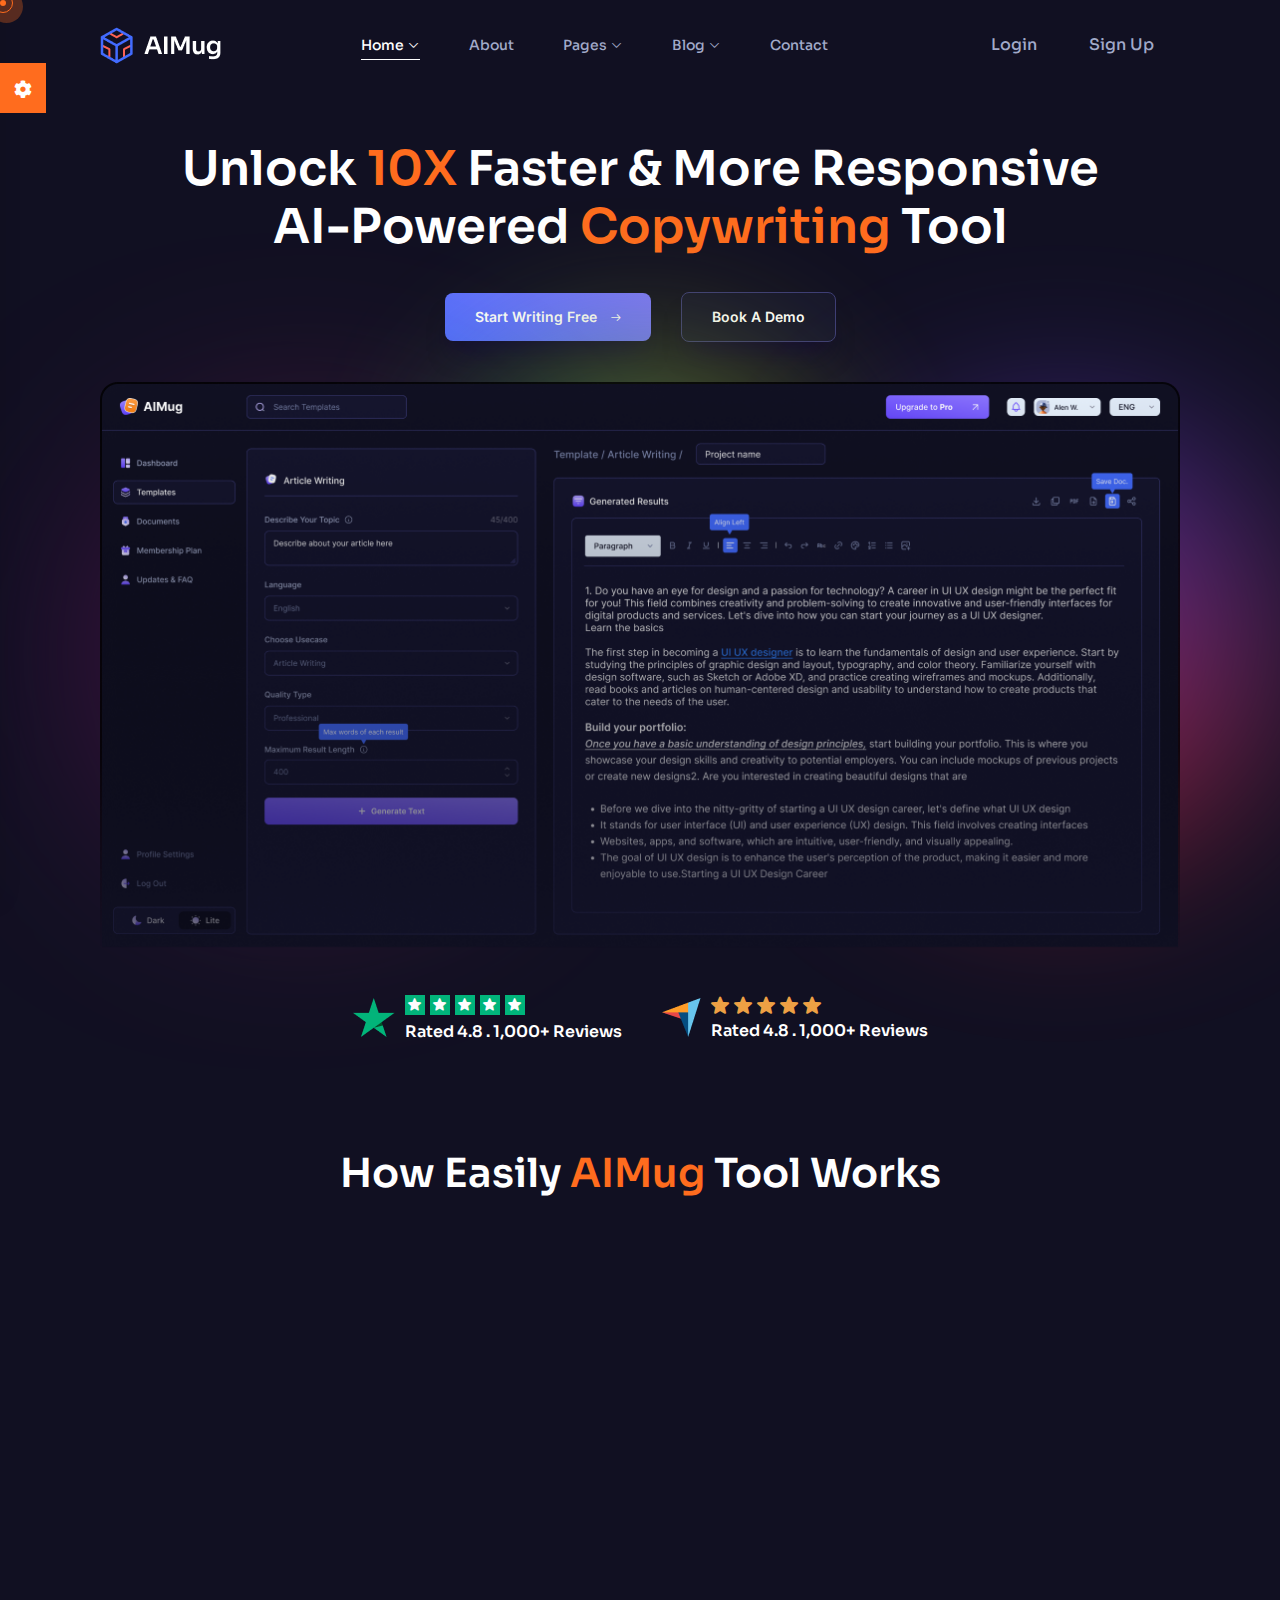
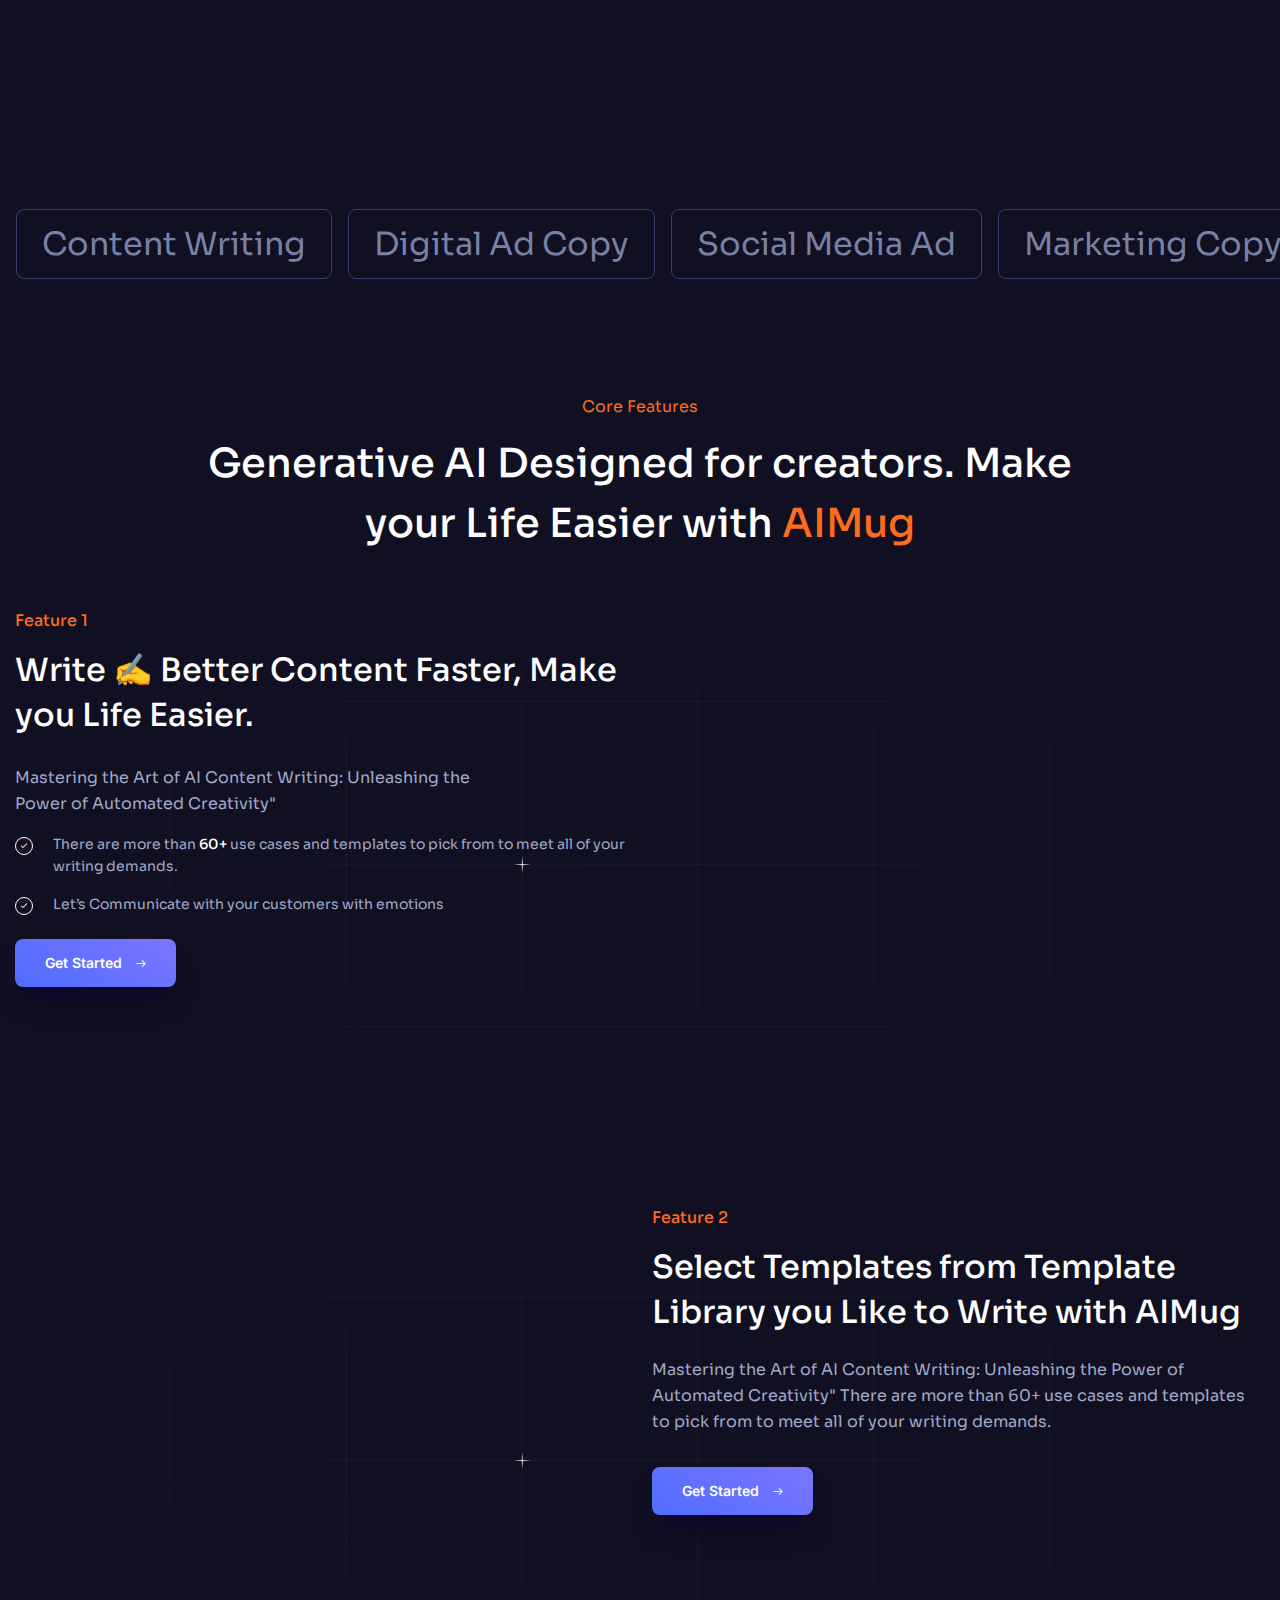
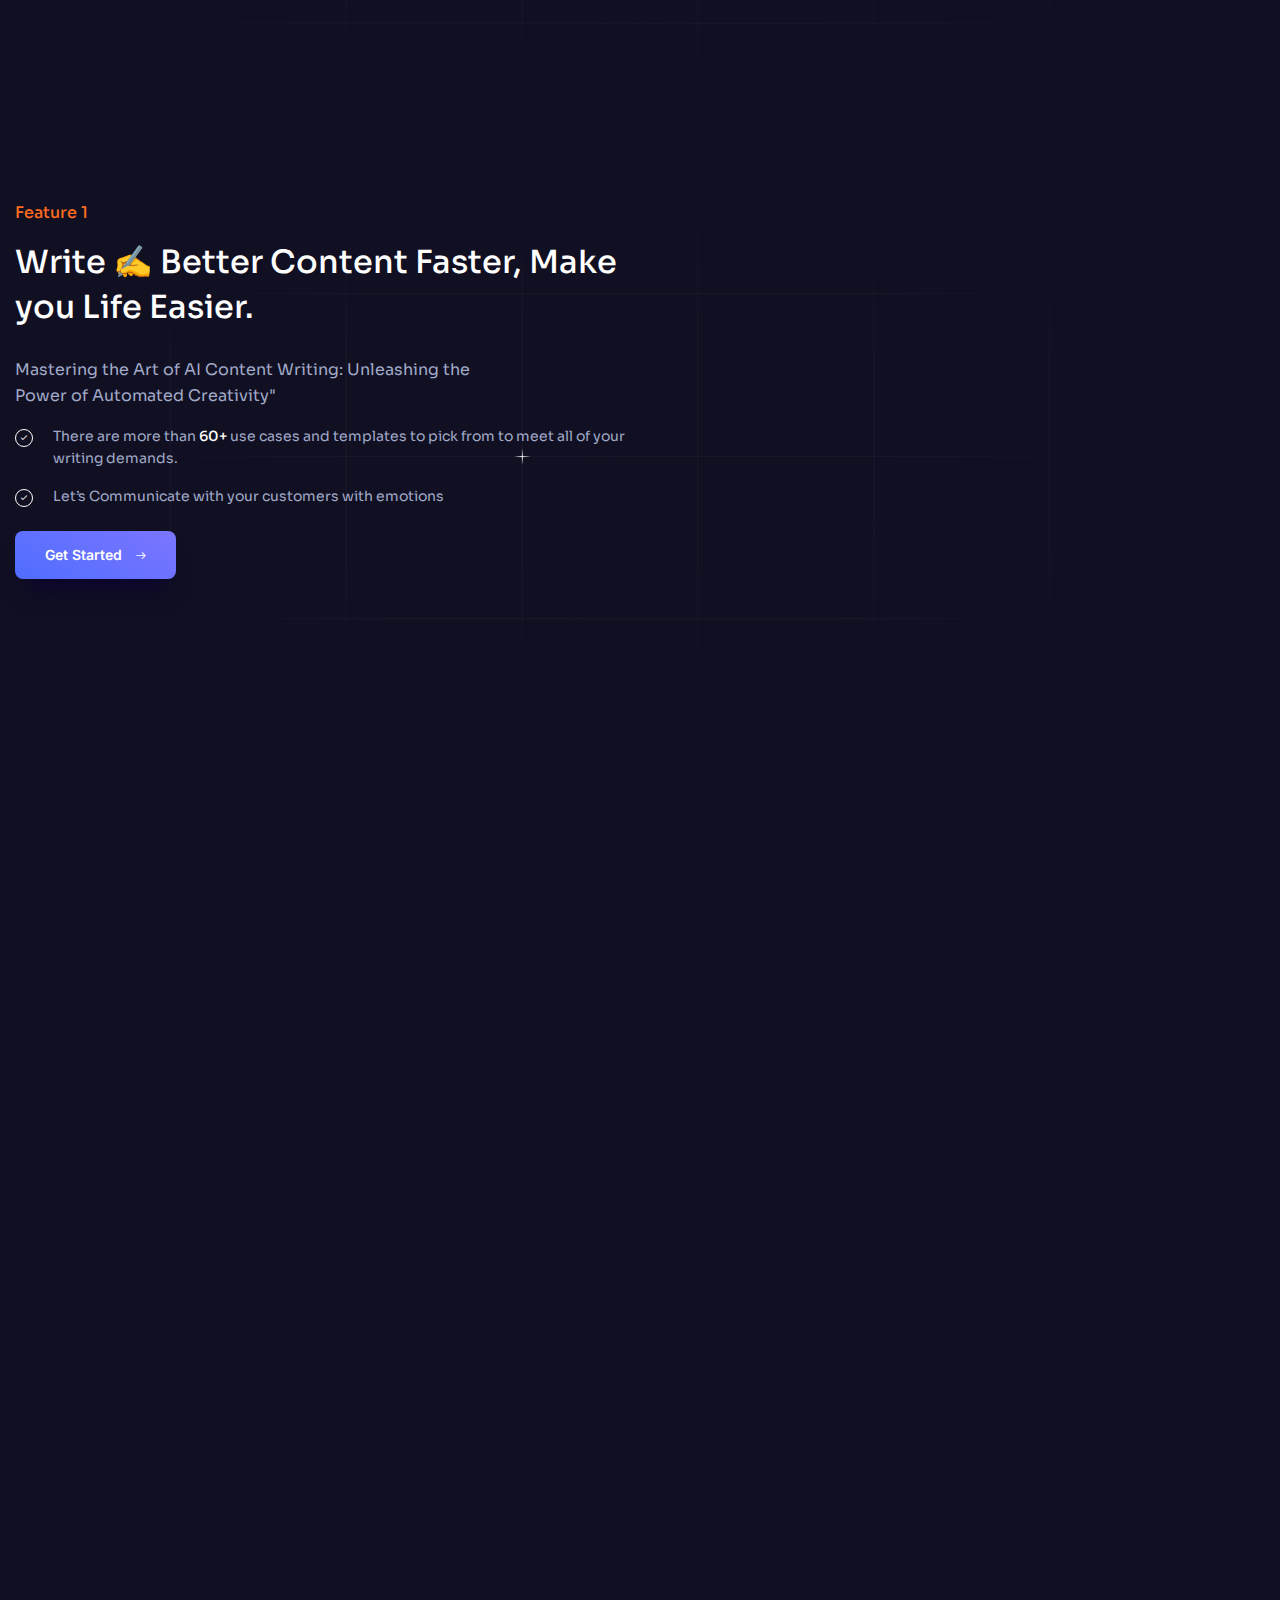
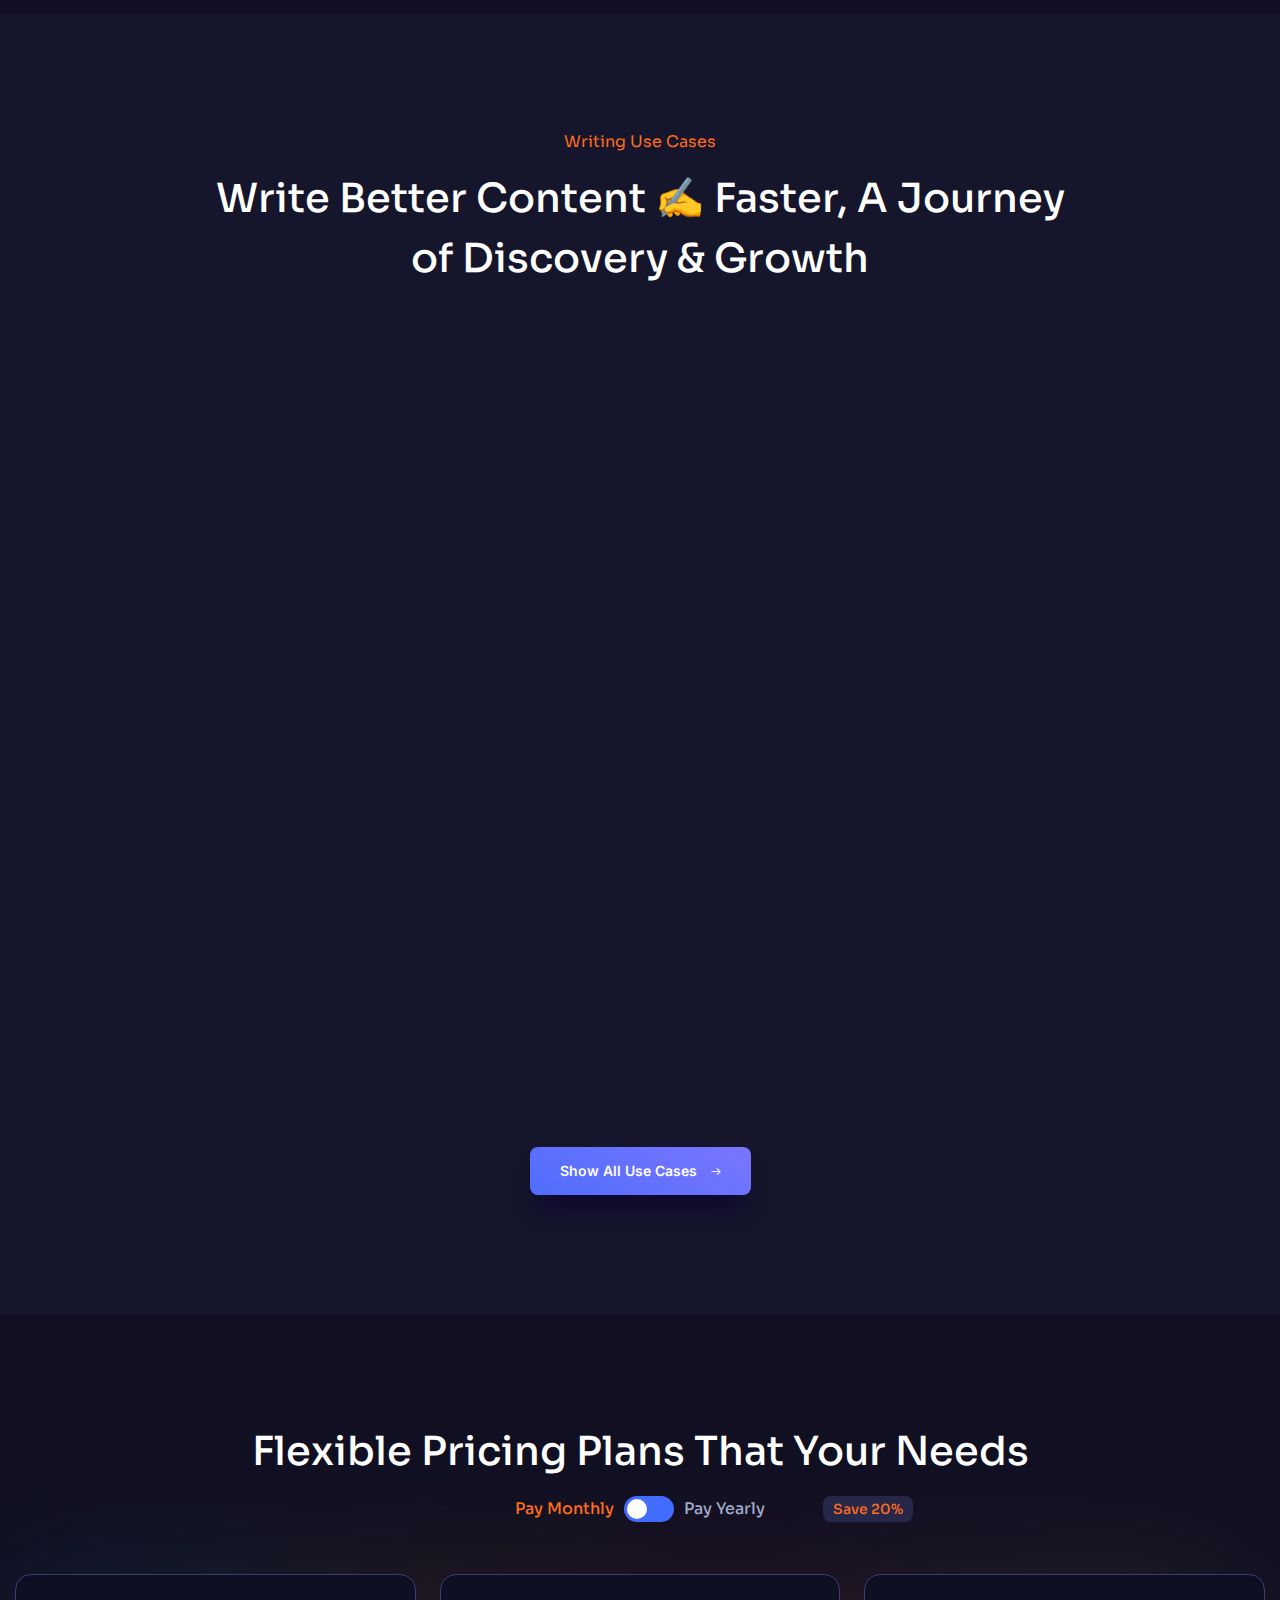
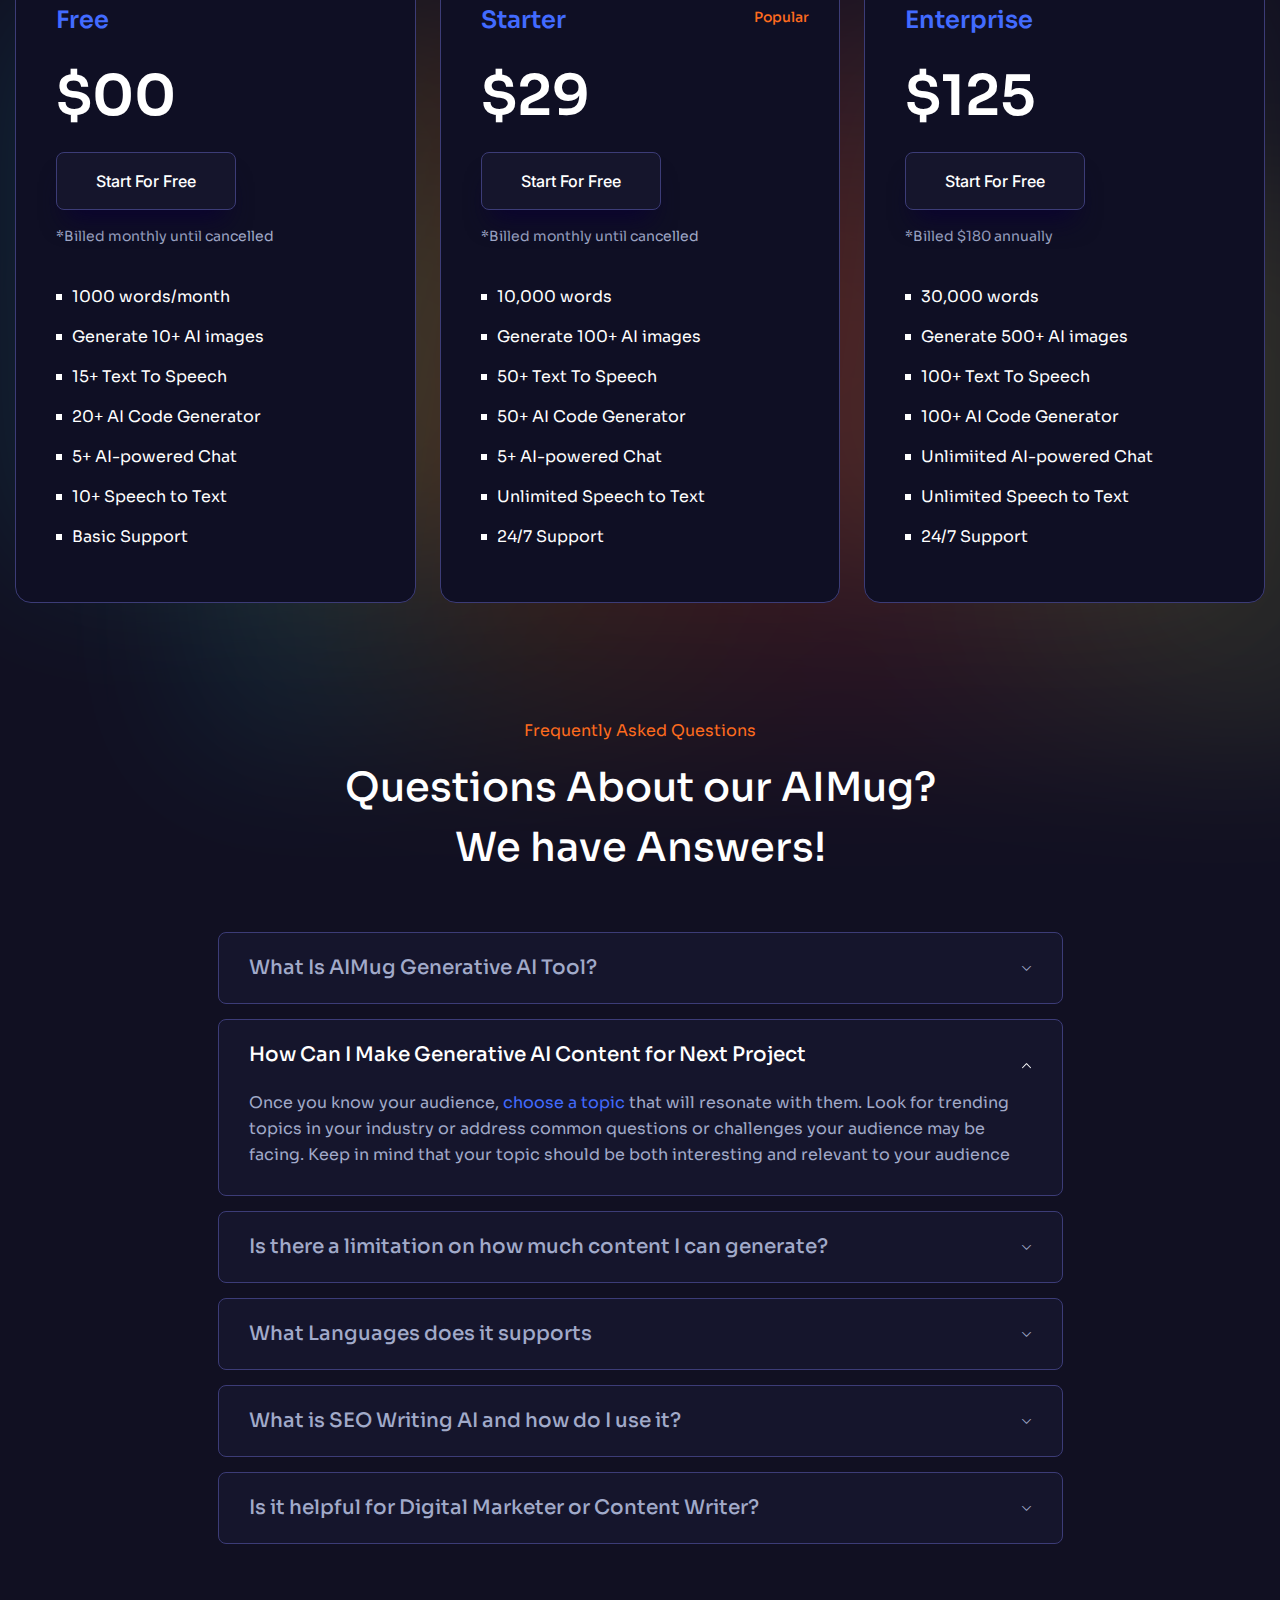
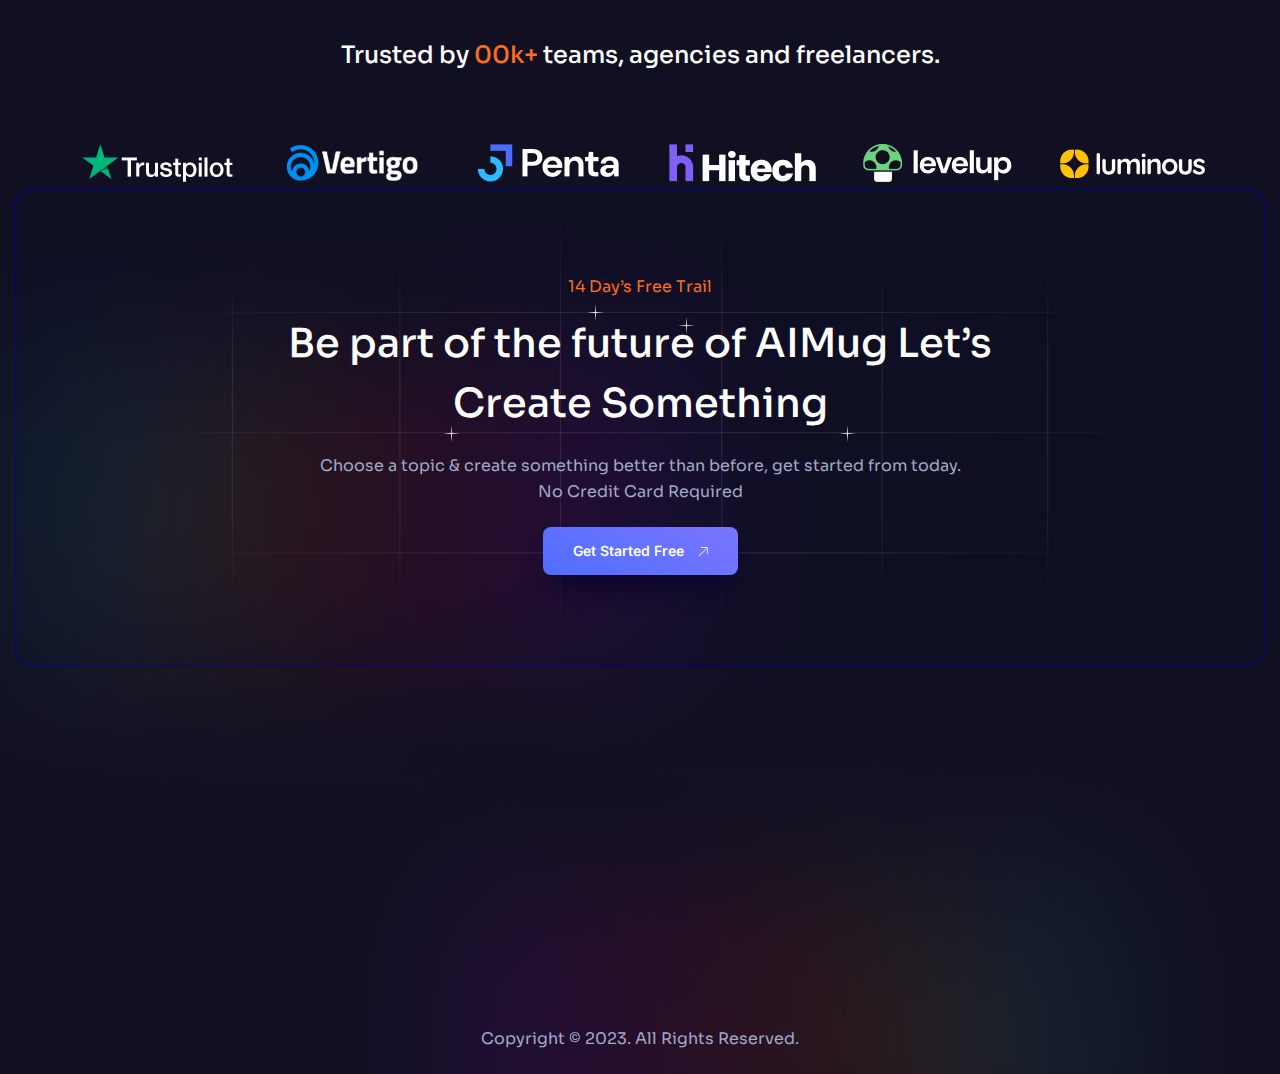
<file: aimug/index-2.html>
<!DOCTYPE html>
<html>


<!-- Mirrored from marveltheme.com/tf/html/aimug/index-2.html by HTTrack Website Copier/3.x [XR&CO'2014], Mon, 21 Apr 2025 13:29:14 GMT -->
<head>
	<meta charset="utf-8">
	<title>Aimug - Artificial Intelligence HTML-5 Template</title>

	<link href="https://fonts.googleapis.com/css2?family=Sora:wght@300;400;500;600;700;800&amp;display=swap"
		rel="stylesheet">

	<link href="https://fonts.googleapis.com/css2?family=Inter:wght@100;200;300;400;500;600;700;800;900&amp;display=swap"
		rel="stylesheet">

	<!--Color Switcher Mockup-->
	<link href="css/color-switcher-design.css" rel="stylesheet">
	<!-- Color Themes -->
	<link id="theme-color-file" href="css/color-themes/default-color.css" rel="stylesheet">
	<link rel="shortcut icon" href="images/favicon.png" type="image/x-icon">
	<link rel="icon" href="images/favicon.png" type="image/x-icon">
	<!-- Responsive -->
	<meta http-equiv="X-UA-Compatible" content="IE=edge">
	<meta name="viewport" content="width=device-width, initial-scale=1.0, maximum-scale=1.0, user-scalable=0">

	<!-- Stylesheets -->
	<link href="css/bootstrap.css" rel="stylesheet">
	<link href="css/style.css" rel="stylesheet">
	<link href="css/responsive.css" rel="stylesheet">

</head>

<body class="body-bg-color">

	<div class="page-wrapper">

		<!-- Preloader -->
		<div class="preloader"></div>
		<!-- End Preloader -->

		<!-- Cursor -->
		<div class="cursor"></div>
		<div class="cursor-follower"></div>
		<!-- Cursor End -->




		<!-- Main Header -->
		<header class="main-header main-header-one">

			<!-- Header Lower -->
			<div class="header-lower">

				<div class="main-menu__wrapper">
					<div class="inner-container d-flex align-items-center justify-content-between">

						<!-- Logo Box -->
						<div class="main-header-one__logo-box">
							<a href="index.html"><img src="images/resource/logo-1.png" alt=""></a>
						</div>

						<div class="nav-outer">

							<!-- Main Menu -->
							<nav class="main-menu show navbar-expand-md">
								<div class="navbar-header">
									<button class="navbar-toggler" type="button" data-toggle="collapse"
										data-target="#navbarSupportedContent" aria-controls="navbarSupportedContent"
										aria-expanded="false" aria-label="Toggle navigation">
										<span class="icon-bar"></span>
										<span class="icon-bar"></span>
										<span class="icon-bar"></span>
									</button>
								</div>

								<div class="navbar-collapse collapse clearfix" id="navbarSupportedContent">
									<ul class="navigation clearfix">
										<li class="dropdown"><a href="#">Home</a>
											<ul>
												<li><a href="index.html">Home 01 (AI Products)</a></li>
												<li><a href="index-2.html">Home 02 (Content Writing)</a></li>
												<li><a href="index-3.html">Home 03 (AI Image)</a></li>
												<li class="dropdown"><a href="#">Header Styles</a>
													<ul>
														<li><a href="index.html">Header Style One</a></li>
														<li><a href="index-2.html">Header Style Two</a></li>
														<li><a href="index-3.html">Header Style Three</a></li>
													</ul>
												</li>
											</ul>
										</li>
										<li><a href="about.html">About</a></li>
										<li class="dropdown"><a href="#">Pages</a>
											<ul>
												<li><a href="career.html">Career</a></li>
												<li><a href="career-details.html">Career Details</a></li>
												<li><a href="login.html">Login</a></li>
												<li><a href="create-account.html">Create Account</a></li>
												<li><a href="reset-password.html">Reset Password</a></li>
												<li><a href="404.html">404 Error</a></li>
											</ul>
										</li>
										<li class="dropdown"><a href="#">Blog</a>
											<ul>
												<li><a href="blog.html">Blog</a></li>
												<li><a href="blog-details.html">Blog Detail</a></li>
											</ul>
										</li>
										<li><a href="contact.html">Contact</a></li>
									</ul>
								</div>

							</nav>
							<!-- Main Menu End-->

						</div>

						<!-- Outer Box -->
						<div class="outer-box d-flex align-items-center">

							<ul class="main-header__login-sing-up">
								<li><a href="login.html">Login</a></li>
								<li><a href="create-account.html">Sign Up</a></li>
							</ul>

							<!-- Mobile Navigation Toggler -->
							<div class="mobile-nav-toggler">
								<span class="icon-menu"></span>
							</div>

						</div>
						<!-- End Outer Box -->

					</div>

				</div>
			</div>
			<!-- End Header Lower -->

			<!-- Mobile Menu  -->
			<div class="mobile-menu">
				<div class="menu-backdrop"></div>
				<div class="close-btn"><span class="icon far fa-times fa-fw"></span></div>
				<nav class="menu-box">
					<div class="nav-logo"><a href="index.html"><img src="images/logo-2.png" alt="" title=""></a></div>
					<!-- Search -->
					<div class="search-box">
						<form method="post" action="https://marveltheme.com/tf/html/aimug/contact.html">
							<div class="form-group">
								<input type="search" name="search-field" value="" placeholder="SEARCH HERE" required>
								<button type="submit"><span class="icon far fa-search fa-fw"></span></button>
							</div>
						</form>
					</div>
					<div class="menu-outer">
						<!--Here Menu Will Come Automatically Via Javascript / Same Menu as in Header-->
					</div>
				</nav>
			</div>
			<!-- End Mobile Menu -->
		</header>
		<!-- End Main Header -->

		<!-- Copywriting Tool Start -->
		<section class="copywriting-tool">
			<div class="container">
				<div class="copywriting-tool__inner">
					<div class="copywriting-tool__title-box">
						<h2 class="copywriting-tool__title wow fadeInUp" data-wow-delay="100ms">Unlock <span>10X</span>
							Faster & More Responsive <br>
							AI-Powered
							<span>Copywriting</span> Tool</h2>
						<div class="copywriting-tool__btn-box">
							<a href="about.html" class="thm-btn-two copywriting-tool__btn-one wow slideInLeft"
								data-wow-delay="100ms" data-wow-duration="2500ms">Start Writing Free <i
									class="icon-next"></i></a>
							<a href="index.html" class="thm-btn-two copywriting-tool__btn-two wow slideInRight"
								data-wow-delay="100ms" data-wow-duration="2500ms">Book A Demo</a>
						</div>
					</div>
					<div class="copywriting-tool__img-box wow fadeInUp" data-wow-delay="300ms">
						<img src="images/resource/copywriting-tool.png" alt="">
						<div class="copywriting-tool-shape-1 float-bob-x"></div>
						<div class="copywriting-tool-shape-2 float-bob-y"></div>
						<div class="copywriting-tool-shape-3 float-bob-x"></div>
					</div>
					<div class="copywriting-tool__rating-box">
						<ul class="feature-one__rating">
							<li>
								<div class="feature-one__rating-icon">
									<img src="images/icons/rateing.png" alt="">
								</div>
								<div class="feature-one__rating-star-and-text">
									<div class="feature-one__rating-star">
										<span class="icon-star"></span>
										<span class="icon-star"></span>
										<span class="icon-star"></span>
										<span class="icon-star"></span>
										<span class="icon-star"></span>
									</div>
									<p class="feature-one__rating-text">Rated 4.8 . 1,000+ Reviews</p>
								</div>
							</li>
							<li>
								<div class="feature-one__rating-icon">
									<img src="images/icons/send.png" alt="">
								</div>
								<div class="feature-one__rating-star-and-text feature-one__rating-star-and-text--two">
									<div class="feature-one__rating-star">
										<span class="icon-star"></span>
										<span class="icon-star"></span>
										<span class="icon-star"></span>
										<span class="icon-star"></span>
										<span class="icon-star"></span>
									</div>
									<p class="feature-one__rating-text">Rated 4.8 . 1,000+ Reviews</p>
								</div>
							</li>
						</ul>
					</div>
				</div>
			</div>
		</section>
		<!-- Copywriting Tool End -->

		<!-- How Tool Work Start -->
		<section class="how-tool-work">
			<div class="container">
				<div class="how-tool-work__title-box">
					<h2 class="how-tool-work__title">How Easily <span>AIMug</span> Tool Works</h2>
				</div>
				<div class="row">
					<!-- How Tool Work Single Start -->
					<div class="col-xl-4 col-lg-4 wow fadeInUp" data-wow-delay="100ms">
						<div class="how-tool-work__single">
							<div class="how-tool-work__shape-1"></div>
							<div class="how-tool-work__single-inner">
								<div class="how-tool-work__img">
									<img src="images/resource/how-tool-work-1-1.jpg" alt="">
								</div>
								<div class="how-tool-work__content">
									<h3 class="how-tool-work__title-two"><a href="about.html">Select a writing AI
											tool</a></h3>
									<p class="how-tool-work__text">At first please select writing tool of AI Content
										Writing: Unleashing the Power of Automated Creativity"</p>
								</div>
							</div>
						</div>
					</div>
					<!-- How Tool Work Single End -->
					<!-- How Tool Work Single Start -->
					<div class="col-xl-4 col-lg-4 wow fadeInUp" data-wow-delay="200ms">
						<div class="how-tool-work__single">
							<div class="how-tool-work__shape-1"></div>
							<div class="how-tool-work__single-inner">
								<div class="how-tool-work__img">
									<img src="images/resource/how-tool-work-1-2.jpg" alt="">
								</div>
								<div class="how-tool-work__content">
									<h3 class="how-tool-work__title-two"><a href="about.html">Describe your Topic</a>
									</h3>
									<p class="how-tool-work__text">At first please select writing tool of AI Content
										Writing: Unleashing the Power of Automated Creativity"</p>
								</div>
							</div>
						</div>
					</div>
					<!-- How Tool Work Single End -->
					<!-- How Tool Work Single Start -->
					<div class="col-xl-4 col-lg-4 wow fadeInUp" data-wow-delay="300ms">
						<div class="how-tool-work__single">
							<div class="how-tool-work__shape-1"></div>
							<div class="how-tool-work__single-inner">
								<div class="how-tool-work__img">
									<img src="images/resource/how-tool-work-1-3.jpg" alt="">
								</div>
								<div class="how-tool-work__content">
									<h3 class="how-tool-work__title-two"><a href="about.html">Generate, Edit &
											Publish</a></h3>
									<p class="how-tool-work__text">At first please select writing tool of AI Content
										Writing: Unleashing the Power of Automated Creativity"</p>
								</div>
							</div>
						</div>
					</div>
					<!-- How Tool Work Single End -->
				</div>
			</div>
		</section>
		<!-- How Tool Work End -->

		<!-- Feature Two Start -->
		<section class="feature-two">
			<div class="feature-two__inner clearfix marquee_mode">
				<ul class="feature-two__list clearfix">
					<li><a href="#">Content Writing</a></li>
					<li><a href="#">Digital Ad Copy</a></li>
					<li><a href="#">Social Media Ad</a></li>
					<li><a href="#">Marketing Copy</a></li>
					<li><a href="#">Landing Page Copy</a></li>
				</ul>
			</div><!-- /.feature-two__inner -->
		</section>
		<!-- Feature Two End -->

		<!-- Core Feature Start-->
		<section class="core-feature">
			<div class="container">
				<div class="section-title text-center">
					<div class="section-title__tagline-box">
						<span class="section-title__tagline">Core Features</span>
					</div>
					<h2 class="section-title__title">Generative AI Designed for creators. Make <br> your Life Easier
						with <span>AIMug</span> </h2>
				</div>
				<div class="core-feature__content-one">
					<div class="core-feature__shape-1"
						style="background-image: url(images/shapes/core-feature-shape-1.png);"></div>
					<div class="row">
						<div class="col-xl-6 col-lg-6">
							<div class="core-feature__content-one-left">
								<div class="core-feature__content-one-title-box">
									<p>Feature 1</p>
									<h3>Write ✍️ Better Content Faster, Make you Life Easier.</h3>
								</div>
								<p class="core-feature__content-one-text">Mastering the Art of AI Content Writing:
									Unleashing the <br>
									Power of Automated Creativity"</p>
								<ul class="core-feature__content-one-points">
									<li>
										<div class="icon">
											<i class="icon-check"></i>
										</div>
										<div class="text">
											<p>There are more than <span>60+</span> use cases and templates to pick from
												to meet all of your writing demands.</p>
										</div>
									</li>
									<li>
										<div class="icon">
											<i class="icon-check"></i>
										</div>
										<div class="text">
											<p>Let’s Communicate with your customers with emotions</p>
										</div>
									</li>
								</ul>
								<div class="core-feature__content-one__btn-box">
									<a href="contact.html" class="thm-btn-two core-feature__content-one-btn">Get Started
										<i class="icon-next"></i></a>
								</div>
							</div>
						</div>
						<div class="col-xl-6 col-lg-6 wow fadeInRight" data-wow-delay="100ms">
							<div class="core-feature__content-one-right">
								<div class="core-feature__content-one-img-box">
									<div class="core-feature__content-one-img">
										<img src="images/resource/core-feature-img-1.jpg" alt="">
									</div>
								</div>
							</div>
						</div>
					</div>
				</div>
				<div class="core-feature__content-two">
					<div class="core-feature__shape-1"
						style="background-image: url(images/shapes/core-feature-shape-1.png);"></div>
					<div class="row">
						<div class="col-xl-6 col-lg-6 wow fadeInLeft" data-wow-delay="100ms">
							<div class="core-feature__content-two-left">
								<div class="core-feature__content-two-img-box">
									<div class="core-feature__content-two-img">
										<img src="images/resource/core-feature-img-2.jpg" alt="">
									</div>
								</div>
							</div>
						</div>
						<div class="col-xl-6 col-lg-6">
							<div class="core-feature__content-two-right">
								<div class="core-feature__content-two-title-box">
									<p>Feature 2</p>
									<h3>Select Templates from Template Library you Like to Write with <span>AIMug</span>
									</h3>
								</div>
								<p class="core-feature__content-two-text">Mastering the Art of AI Content Writing:
									Unleashing the
									Power of Automated Creativity" There are more than 60+ use cases and templates to
									pick from to meet all of your writing demands.</p>
								<div class="core-feature__content-two__btn-box">
									<a href="contact.html" class="thm-btn-two core-feature__content-two-btn">Get Started
										<i class="icon-next"></i></a>
								</div>
							</div>
						</div>
					</div>
				</div>
				<div class="core-feature__content-one core-feature__content-one--three">
					<div class="core-feature__shape-1"
						style="background-image: url(images/shapes/core-feature-shape-1.png);"></div>
					<div class="row">
						<div class="col-xl-6 col-lg-6">
							<div class="core-feature__content-one-left">
								<div class="core-feature__content-one-title-box">
									<p>Feature 1</p>
									<h3>Write ✍️ Better Content Faster, Make you Life Easier.</h3>
								</div>
								<p class="core-feature__content-one-text">Mastering the Art of AI Content Writing:
									Unleashing the <br>
									Power of Automated Creativity"</p>
								<ul class="core-feature__content-one-points">
									<li>
										<div class="icon">
											<i class="icon-check"></i>
										</div>
										<div class="text">
											<p>There are more than <span>60+</span> use cases and templates to pick from
												to meet all of your writing demands.</p>
										</div>
									</li>
									<li>
										<div class="icon">
											<i class="icon-check"></i>
										</div>
										<div class="text">
											<p>Let’s Communicate with your customers with emotions</p>
										</div>
									</li>
								</ul>
								<div class="core-feature__content-one__btn-box">
									<a href="contact.html" class="thm-btn-two core-feature__content-one-btn">Get Started
										<i class="icon-next"></i></a>
								</div>
							</div>
						</div>
						<div class="col-xl-6 col-lg-6 wow fadeInRight" data-wow-delay="100ms">
							<div class="core-feature__content-one-right">
								<div class="core-feature__content-one-img-box">
									<div class="core-feature__content-one-img">
										<img src="images/resource/core-feature-img-3.jpg" alt="">
									</div>
								</div>
							</div>
						</div>
					</div>
				</div>
			</div>
		</section>
		<!-- Core Feature End -->

		<!-- Counter One Start -->
		<section class="counter-one">
			<div class="container">
				<div class="row">
					<div class="col-xl-8">
						<div class="counter-one__left">
							<div class="row">
								<div class="col-xl-6 col-lg-6 wow fadeInUp" data-wow-delay="100ms">
									<div class="counter-one__single">
										<div class="counter-one__top">
											<div class="counter-one__icon">
												<img src="images/icons/counter-one-icon-1.png" alt="">
											</div>
											<div class="counter-one__count count-box">
												<h3 class="count-text" data-stop="62" data-speed="1500">00</h3>
												<span class="counter-one__percent">%</span>
											</div>
										</div>
										<p class="counter-one__text-1">Expected Time saved After <br>
											moving AIMug.</p>
									</div>
								</div>
								<div class="col-xl-6 col-lg-6 wow fadeInUp" data-wow-delay="200ms">
									<div class="counter-one__single">
										<div class="counter-one__top">
											<div class="counter-one__icon">
												<img src="images/icons/counter-one-icon-2.png" alt="">
											</div>
											<div class="counter-one__count count-box">
												<h3 class="count-text" data-stop="82" data-speed="1500">00</h3>
												<span class="counter-one__percent">%</span>
											</div>
										</div>
										<p class="counter-one__text-1">Decrease Expenses After <br>
											moving AIMug.</p>
									</div>
								</div>
								<div class="col-xl-12 wow fadeInUp" data-wow-delay="300ms">
									<div class="counter-one__text-box">
										<div class="counter-one__shape-1"></div>
										<p class="counter-one__text-2">“This is best! Great experiences Complete AI
											Tools ever I have used. Thanks marveltheme for this type of awesome tools.
											Highly Recommended.”</p>
										<h5>-Stefan Rully</h5>
									</div>
								</div>
							</div>
						</div>
					</div>
					<div class="col-xl-4 col-lg-6 wow fadeInRight" data-wow-delay="100ms">
						<div class="counter-one__right">
							<div class="counter-one__img-box">
								<img src="images/resource/counter-one-img-1.jpg" alt="">
							</div>
						</div>
					</div>
				</div>
			</div>
		</section>
		<!-- Counter One End -->

		<!-- Case One Start -->
		<section class="case-one">
			<div class="container">
				<div class="section-title text-center">
					<div class="section-title__tagline-box">
						<span class="section-title__tagline">Writing Use Cases</span>
					</div>
					<h2 class="section-title__title">Write Better Content ✍️ Faster, A Journey <br>
						of Discovery & Growth</h2>
				</div>
				<div class="row">
					<!-- Case One Single Start -->
					<div class="col-xl-3 col-lg-6 col-md-6 wow fadeInUp" data-wow-delay="100ms">
						<div class="case-one__single">
							<div class="case-one__shape-1"></div>
							<div class="case-one__icon">
								<img src="images/icons/cases-1.png" alt="">
							</div>
							<h5 class="case-one__title"><a href="about.html">Writing Blog</a></h5>
							<p class="case-one__text">Writing blog content with AIMug, make sure you have a clear idea
								to reach you target</p>
							<div class="case-one__btn-box">
								<a href="about.html" class="case-one__btn">Get Started <span
										class="icon-up-right-arrow"></span>
								</a>
							</div>
						</div>
					</div>
					<!-- Case One Single End -->
					<!-- Case One Single Start -->
					<div class="col-xl-3 col-lg-6 col-md-6 wow fadeInUp" data-wow-delay="200ms">
						<div class="case-one__single">
							<div class="case-one__shape-1"></div>
							<div class="case-one__icon">
								<img src="images/icons/cases-2.png" alt="">
							</div>
							<h5 class="case-one__title"><a href="about.html">Digital Ad Copy</a></h5>
							<p class="case-one__text">Writing blog content with AIMug, make sure you have a clear idea
								to reach you target</p>
							<div class="case-one__btn-box">
								<a href="about.html" class="case-one__btn">Get Started <span
										class="icon-up-right-arrow"></span>
								</a>
							</div>
						</div>
					</div>
					<!-- Case One Single End -->
					<!-- Case One Single Start -->
					<div class="col-xl-3 col-lg-6 col-md-6 wow fadeInUp" data-wow-delay="300ms">
						<div class="case-one__single">
							<div class="case-one__shape-1"></div>
							<div class="case-one__icon">
								<img src="images/icons/cases-3.png" alt="">
							</div>
							<h5 class="case-one__title"><a href="about.html">Social Media Content</a></h5>
							<p class="case-one__text">Writing blog content with AIMug, make sure you have a clear idea
								to reach you target</p>
							<div class="case-one__btn-box">
								<a href="about.html" class="case-one__btn">Get Started <span
										class="icon-up-right-arrow"></span>
								</a>
							</div>
						</div>
					</div>
					<!-- Case One Single End -->
					<!-- Case One Single Start -->
					<div class="col-xl-3 col-lg-6 col-md-6 wow fadeInUp" data-wow-delay="400ms">
						<div class="case-one__single">
							<div class="case-one__shape-1"></div>
							<div class="case-one__icon">
								<img src="images/icons/cases-4.png" alt="">
							</div>
							<h5 class="case-one__title"><a href="about.html">Marketing Copy</a></h5>
							<p class="case-one__text">Writing blog content with AIMug, make sure you have a clear idea
								to reach you target</p>
							<div class="case-one__btn-box">
								<a href="about.html" class="case-one__btn">Get Started <span
										class="icon-up-right-arrow"></span>
								</a>
							</div>
						</div>
					</div>
					<!-- Case One Single End -->
					<!-- Case One Single Start -->
					<div class="col-xl-3 col-lg-6 col-md-6 wow fadeInUp" data-wow-delay="500ms">
						<div class="case-one__single">
							<div class="case-one__shape-1"></div>
							<div class="case-one__icon">
								<img src="images/icons/cases-5.png" alt="">
							</div>
							<h5 class="case-one__title"><a href="about.html">Landing Page Copy</a></h5>
							<p class="case-one__text">Writing blog content with AIMug, make sure you have a clear idea
								to reach you target</p>
							<div class="case-one__btn-box">
								<a href="about.html" class="case-one__btn">Get Started <span
										class="icon-up-right-arrow"></span>
								</a>
							</div>
						</div>
					</div>
					<!-- Case One Single End -->
					<!-- Case One Single Start -->
					<div class="col-xl-3 col-lg-6 col-md-6 wow fadeInUp" data-wow-delay="600ms">
						<div class="case-one__single">
							<div class="case-one__shape-1"></div>
							<div class="case-one__icon">
								<img src="images/icons/cases-6.png" alt="">
							</div>
							<h5 class="case-one__title"><a href="about.html">eCommerce Copy</a></h5>
							<p class="case-one__text">Writing blog content with AIMug, make sure you have a clear idea
								to reach you target</p>
							<div class="case-one__btn-box">
								<a href="about.html" class="case-one__btn">Get Started <span
										class="icon-up-right-arrow"></span>
								</a>
							</div>
						</div>
					</div>
					<!-- Case One Single End -->
					<!-- Case One Single Start -->
					<div class="col-xl-3 col-lg-6 col-md-6 wow fadeInUp" data-wow-delay="700ms">
						<div class="case-one__single">
							<div class="case-one__shape-1"></div>
							<div class="case-one__icon">
								<img src="images/icons/cases-7.png" alt="">
							</div>
							<h5 class="case-one__title"><a href="about.html">Product Description</a></h5>
							<p class="case-one__text">Writing blog content with AIMug, make sure you have a clear idea
								to reach you target</p>
							<div class="case-one__btn-box">
								<a href="about.html" class="case-one__btn">Get Started <span
										class="icon-up-right-arrow"></span>
								</a>
							</div>
						</div>
					</div>
					<!-- Case One Single End -->
					<!-- Case One Single Start -->
					<div class="col-xl-3 col-lg-6 col-md-6 wow fadeInUp" data-wow-delay="800ms">
						<div class="case-one__single">
							<div class="case-one__shape-1"></div>
							<div class="case-one__icon">
								<img src="images/icons/cases-8.png" alt="">
							</div>
							<h5 class="case-one__title"><a href="about.html">Website Copy</a></h5>
							<p class="case-one__text">Writing blog content with AIMug, make sure you have a clear idea
								to reach you target</p>
							<div class="case-one__btn-box">
								<a href="about.html" class="case-one__btn">Get Started <span
										class="icon-up-right-arrow"></span>
								</a>
							</div>
						</div>
					</div>
					<!-- Case One Single End -->
				</div>
				<div class="row">
					<div class="col-xl-12">
						<div class="case-one__btn-box-two">
							<a href="about.html" class="thm-btn-two case-one__btn-two">Show All Use Cases <i
									class="icon-next"></i></a>
						</div>
					</div>
				</div>
			</div>
		</section>
		<!-- Case One End -->

		<!-- Pricing One Start -->
		<section class="pricing-one pricing-two">
			<div class="pricing-one__shape-1 zoom-fade-2"></div>
			<div class="pricing-one__shape-2 img-bounce"></div>
			<div class="container">
				<div class="pricing-one__section-title text-center">
					<h2 class="pricing-one__section-title__title">Flexible Pricing Plans That Your Needs</h2>
				</div>
				<div class="pricing-one__switch-toggle-title-box">
					<ul class="list-inline text-center switch-toggler-list" role="tablist" id="switch-toggle-tab">
						<li class="month active"><a href="#">Pay Monthly</a></li>
						<li>
							<!-- Rounded switch -->
							<label class="switch on">
								<span class="slider round"></span>
							</label>
						</li>
						<li class="year"><a href="#">Pay Yearly</a></li>
					</ul><!-- /.list-inline -->
					<div class="pricing-one__discount">Save 20%</div>
				</div>
				<div class="tabed-content">
					<div id="month">
						<div class="row">
							<!--Pricing One Single Start-->
							<div class="col-xl-4 col-lg-4 animated fadeInLeft">
								<div class="pricing-one__single">
									<div class="pricing-one__overly-color"></div>
									<p class="pricing-one__tagline">Free</p>
									<h3 class="pricing-one__price">$00</h3>
									<div class="pricing-one__btn-box">
										<a href="about.html" class="thm-btn pricing-one__btn">Start for Free</a>
									</div>
									<p class="pricing-one__text">*Billed monthly until cancelled</p>
									<ul class="list-unstyled pricing-one__points">
										<li>
											<div class="circle-box"></div>
											<div class="text">
												<p>1000 words/month</p>
											</div>
										</li>
										<li>
											<div class="circle-box"></div>
											<div class="text">
												<p>Generate 10+ AI images</p>
											</div>
										</li>
										<li>
											<div class="circle-box"></div>
											<div class="text">
												<p>15+ Text To Speech</p>
											</div>
										</li>
										<li>
											<div class="circle-box"></div>
											<div class="text">
												<p>20+ AI Code Generator</p>
											</div>
										</li>
										<li>
											<div class="circle-box"></div>
											<div class="text">
												<p>5+ AI-powered Chat</p>
											</div>
										</li>
										<li>
											<div class="circle-box"></div>
											<div class="text">
												<p>10+ Speech to Text</p>
											</div>
										</li>
										<li>
											<div class="circle-box"></div>
											<div class="text">
												<p>Basic Support</p>
											</div>
										</li>
									</ul>
								</div>
							</div>
							<!--Pricing One Single End-->
							<!--Pricing One Single Start-->
							<div class="col-xl-4 col-lg-4 animated fadeInLeft">
								<div class="pricing-one__single">
									<div class="pricing-one__overly-color"></div>
									<p class="pricing-one__popular">Popular</p>
									<p class="pricing-one__tagline">Starter</p>
									<h3 class="pricing-one__price">$29</h3>
									<div class="pricing-one__btn-box">
										<a href="about.html" class="thm-btn pricing-one__btn">Start for Free</a>
									</div>
									<p class="pricing-one__text">*Billed monthly until cancelled</p>
									<ul class="list-unstyled pricing-one__points">
										<li>
											<div class="circle-box"></div>
											<div class="text">
												<p>10,000 words</p>
											</div>
										</li>
										<li>
											<div class="circle-box"></div>
											<div class="text">
												<p>Generate 100+ AI images</p>
											</div>
										</li>
										<li>
											<div class="circle-box"></div>
											<div class="text">
												<p>50+ Text To Speech</p>
											</div>
										</li>
										<li>
											<div class="circle-box"></div>
											<div class="text">
												<p>50+ AI Code Generator</p>
											</div>
										</li>
										<li>
											<div class="circle-box"></div>
											<div class="text">
												<p>5+ AI-powered Chat</p>
											</div>
										</li>
										<li>
											<div class="circle-box"></div>
											<div class="text">
												<p>Unlimited Speech to Text</p>
											</div>
										</li>
										<li>
											<div class="circle-box"></div>
											<div class="text">
												<p>24/7 Support</p>
											</div>
										</li>
									</ul>
								</div>
							</div>
							<!--Pricing One Single End-->
							<!--Pricing One Single Start-->
							<div class="col-xl-4 col-lg-4 animated fadeInLeft">
								<div class="pricing-one__single">
									<div class="pricing-one__overly-color"></div>
									<p class="pricing-one__tagline">Enterprise</p>
									<h3 class="pricing-one__price">$125</h3>
									<div class="pricing-one__btn-box">
										<a href="about.html" class="thm-btn pricing-one__btn">Start for Free</a>
									</div>
									<p class="pricing-one__text">*Billed $180 annually</p>
									<ul class="list-unstyled pricing-one__points">
										<li>
											<div class="circle-box"></div>
											<div class="text">
												<p>30,000 words</p>
											</div>
										</li>
										<li>
											<div class="circle-box"></div>
											<div class="text">
												<p>Generate 500+ AI images</p>
											</div>
										</li>
										<li>
											<div class="circle-box"></div>
											<div class="text">
												<p>100+ Text To Speech</p>
											</div>
										</li>
										<li>
											<div class="circle-box"></div>
											<div class="text">
												<p>100+ AI Code Generator</p>
											</div>
										</li>
										<li>
											<div class="circle-box"></div>
											<div class="text">
												<p>Unlimiited AI-powered Chat</p>
											</div>
										</li>
										<li>
											<div class="circle-box"></div>
											<div class="text">
												<p>Unlimited Speech to Text</p>
											</div>
										</li>
										<li>
											<div class="circle-box"></div>
											<div class="text">
												<p>24/7 Support</p>
											</div>
										</li>
									</ul>
								</div>
							</div>
							<!--Pricing One Single End-->
						</div>
					</div>
					<div id="year">
						<div class="row">
							<!--Pricing One Single Start-->
							<div class="col-xl-4 col-lg-4 animated fadeInLeft">
								<div class="pricing-one__single">
									<div class="pricing-one__overly-color"></div>
									<p class="pricing-one__tagline">Free</p>
									<h3 class="pricing-one__price">$00</h3>
									<div class="pricing-one__btn-box">
										<a href="about.html" class="thm-btn pricing-one__btn">Start for Free</a>
									</div>
									<p class="pricing-one__text">*Billed monthly until cancelled</p>
									<ul class="list-unstyled pricing-one__points">
										<li>
											<div class="circle-box"></div>
											<div class="text">
												<p>1000 words/month</p>
											</div>
										</li>
										<li>
											<div class="circle-box"></div>
											<div class="text">
												<p>Generate 10+ AI images</p>
											</div>
										</li>
										<li>
											<div class="circle-box"></div>
											<div class="text">
												<p>15+ Text To Speech</p>
											</div>
										</li>
										<li>
											<div class="circle-box"></div>
											<div class="text">
												<p>20+ AI Code Generator</p>
											</div>
										</li>
										<li>
											<div class="circle-box"></div>
											<div class="text">
												<p>5+ AI-powered Chat</p>
											</div>
										</li>
										<li>
											<div class="circle-box"></div>
											<div class="text">
												<p>10+ Speech to Text</p>
											</div>
										</li>
										<li>
											<div class="circle-box"></div>
											<div class="text">
												<p>Basic Support</p>
											</div>
										</li>
									</ul>
								</div>
							</div>
							<!--Pricing One Single End-->
							<!--Pricing One Single Start-->
							<div class="col-xl-4 col-lg-4 animated fadeInLeft">
								<div class="pricing-one__single">
									<div class="pricing-one__overly-color"></div>
									<p class="pricing-one__popular">Popular</p>
									<p class="pricing-one__tagline">Starter</p>
									<h3 class="pricing-one__price">$29</h3>
									<div class="pricing-one__btn-box">
										<a href="about.html" class="thm-btn pricing-one__btn">Start for Free</a>
									</div>
									<p class="pricing-one__text">*Billed monthly until cancelled</p>
									<ul class="list-unstyled pricing-one__points">
										<li>
											<div class="circle-box"></div>
											<div class="text">
												<p>10,000 words</p>
											</div>
										</li>
										<li>
											<div class="circle-box"></div>
											<div class="text">
												<p>Generate 100+ AI images</p>
											</div>
										</li>
										<li>
											<div class="circle-box"></div>
											<div class="text">
												<p>50+ Text To Speech</p>
											</div>
										</li>
										<li>
											<div class="circle-box"></div>
											<div class="text">
												<p>50+ AI Code Generator</p>
											</div>
										</li>
										<li>
											<div class="circle-box"></div>
											<div class="text">
												<p>5+ AI-powered Chat</p>
											</div>
										</li>
										<li>
											<div class="circle-box"></div>
											<div class="text">
												<p>Unlimited Speech to Text</p>
											</div>
										</li>
										<li>
											<div class="circle-box"></div>
											<div class="text">
												<p>24/7 Support</p>
											</div>
										</li>
									</ul>
								</div>
							</div>
							<!--Pricing One Single End-->
							<!--Pricing One Single Start-->
							<div class="col-xl-4 col-lg-4 animated fadeInLeft">
								<div class="pricing-one__single">
									<div class="pricing-one__overly-color"></div>
									<p class="pricing-one__tagline">Enterprise</p>
									<h3 class="pricing-one__price">$125</h3>
									<div class="pricing-one__btn-box">
										<a href="about.html" class="thm-btn pricing-one__btn">Start for Free</a>
									</div>
									<p class="pricing-one__text">*Billed $180 annually</p>
									<ul class="list-unstyled pricing-one__points">
										<li>
											<div class="circle-box"></div>
											<div class="text">
												<p>30,000 words</p>
											</div>
										</li>
										<li>
											<div class="circle-box"></div>
											<div class="text">
												<p>Generate 500+ AI images</p>
											</div>
										</li>
										<li>
											<div class="circle-box"></div>
											<div class="text">
												<p>100+ Text To Speech</p>
											</div>
										</li>
										<li>
											<div class="circle-box"></div>
											<div class="text">
												<p>100+ AI Code Generator</p>
											</div>
										</li>
										<li>
											<div class="circle-box"></div>
											<div class="text">
												<p>Unlimiited AI-powered Chat</p>
											</div>
										</li>
										<li>
											<div class="circle-box"></div>
											<div class="text">
												<p>Unlimited Speech to Text</p>
											</div>
										</li>
										<li>
											<div class="circle-box"></div>
											<div class="text">
												<p>24/7 Support</p>
											</div>
										</li>
									</ul>
								</div>
							</div>
							<!--Pricing One Single End-->
						</div>
					</div>
				</div>
			</div>
		</section>
		<!-- Pricing One End -->

		<!-- Faq One Start -->
		<section class="faq-one">
			<div class="container">
				<div class="section-title text-center">
					<div class="section-title__tagline-box">
						<span class="section-title__tagline">Frequently Asked Questions</span>
					</div>
					<h2 class="section-title__title">Questions About our AIMug? <br>
						​​​​​​​We have Answers!</h2>
				</div>
				<div class="faq-one__inner">
					<div class="accrodion-grp" data-grp-name="faq-one-accrodion">
						<div class="accrodion">
							<div class="accrodion-title">
								<h4>What Is AIMug Generative AI Tool?</h4>
							</div>
							<div class="accrodion-content">
								<div class="inner">
									<p>Once you know your audience, <a href="#">choose a topic</a> that will resonate
										with them. Look for trending topics in your industry or address common questions
										or challenges your audience may be facing. Keep in mind that your topic should
										be both interesting and relevant to your audience</p>
								</div><!-- /.inner -->
							</div>
						</div>
						<div class="accrodion  active">
							<div class="accrodion-title">
								<h4>How Can I Make Generative AI Content for Next Project</h4>
							</div>
							<div class="accrodion-content">
								<div class="inner">
									<p>Once you know your audience, <a href="#">choose a topic</a> that will resonate
										with them. Look for trending topics in your industry or address common questions
										or challenges your audience may be facing. Keep in mind that your topic should
										be both interesting and relevant to your audience</p>
								</div><!-- /.inner -->
							</div>
						</div>
						<div class="accrodion">
							<div class="accrodion-title">
								<h4>Is there a limitation on how much content I can generate?</h4>
							</div>
							<div class="accrodion-content">
								<div class="inner">
									<p>Once you know your audience, <a href="#">choose a topic</a> that will resonate
										with them. Look for trending topics in your industry or address common questions
										or challenges your audience may be facing. Keep in mind that your topic should
										be both interesting and relevant to your audience</p>
								</div><!-- /.inner -->
							</div>
						</div>
						<div class="accrodion">
							<div class="accrodion-title">
								<h4>What Languages does it supports</h4>
							</div>
							<div class="accrodion-content">
								<div class="inner">
									<p>Once you know your audience, <a href="#">choose a topic</a> that will resonate
										with them. Look for trending topics in your industry or address common questions
										or challenges your audience may be facing. Keep in mind that your topic should
										be both interesting and relevant to your audience</p>
								</div><!-- /.inner -->
							</div>
						</div>
						<div class="accrodion">
							<div class="accrodion-title">
								<h4>What is SEO Writing AI and how do I use it?</h4>
							</div>
							<div class="accrodion-content">
								<div class="inner">
									<p>Once you know your audience, <a href="#">choose a topic</a> that will resonate
										with them. Look for trending topics in your industry or address common questions
										or challenges your audience may be facing. Keep in mind that your topic should
										be both interesting and relevant to your audience</p>
								</div><!-- /.inner -->
							</div>
						</div>
						<div class="accrodion">
							<div class="accrodion-title">
								<h4>Is it helpful for Digital Marketer or Content Writer?</h4>
							</div>
							<div class="accrodion-content">
								<div class="inner">
									<p>Once you know your audience, <a href="#">choose a topic</a> that will resonate
										with them. Look for trending topics in your industry or address common questions
										or challenges your audience may be facing. Keep in mind that your topic should
										be both interesting and relevant to your audience</p>
								</div><!-- /.inner -->
							</div>
						</div>
					</div>
				</div>
			</div>
		</section>
		<!-- Faq One End -->

		<!-- Brand Three Start -->
		<section class="brand-two brand-three">
			<div class="container">
				<div class="brand-two__title-box">
					<div class="brand-two__title count-box">Trusted by
						<span class="count-text" data-stop="10.8" data-speed="1500">00</span><span>k+</span>
						teams, agencies and freelancers.
					</div>
				</div>
				<div class="brand-two__brand-list-box">
					<ul class="brand-two__list">
						<li>
							<div class="brand-two__brand-img">
								<img src="images/brand/brand-logo-1.png" alt="">
							</div>
						</li>
						<li>
							<div class="brand-two__brand-img">
								<img src="images/brand/brand-logo-2.png" alt="">
							</div>
						</li>
						<li>
							<div class="brand-two__brand-img">
								<img src="images/brand/brand-logo-3.png" alt="">
							</div>
						</li>
						<li>
							<div class="brand-two__brand-img">
								<img src="images/brand/brand-logo-4.png" alt="">
							</div>
						</li>
						<li>
							<div class="brand-two__brand-img">
								<img src="images/brand/brand-logo-5.png" alt="">
							</div>
						</li>
						<li>
							<div class="brand-two__brand-img">
								<img src="images/brand/brand-logo-6.png" alt="">
							</div>
						</li>
					</ul>
				</div>
			</div>
		</section>
		<!-- Brand Three End -->

		<!-- Free Trail Start -->
		<section class="free-trail">
			<div class="container">
				<div class="free-trail__wrap">
					<div class="free-trail__shape-3"
						style="background-image: url(images/shapes/free-trail-shape-3.png);"></div>
					<div class="free-trail__shape-1 float-bob-x"></div>
					<div class="free-trail__start-1 zoominout">
						<img src="images/shapes/free-trail-start-1.png" alt="">
					</div>
					<div class="free-trail__start-2 float-bob-y">
						<img src="images/shapes/free-trail-start-2.png" alt="">
					</div>
					<div class="free-trail__start-3 float-bob-x">
						<img src="images/shapes/free-trail-start-3.png" alt="">
					</div>
					<div class="free-trail__start-4 zoominout">
						<img src="images/shapes/free-trail-start-4.png" alt="">
					</div>
					<div class="free-trail__inner">
						<div class="section-title text-center">
							<div class="section-title__tagline-box">
								<span class="section-title__tagline">14 Day’s Free Trail</span>
							</div>
							<h2 class="section-title__title">Be part of the future of AIMug Let’s <br> Create Something
							</h2>
						</div>
						<p class="free-trail__text">Choose a topic & create something better than before, get started
							from today. <br>
							No Credit Card Required</p>
						<div class="free-trail__btn-box">
							<a href="contact.html" class="thm-btn-two free-trail__btn">Get Started Free <i
									class="icon-up-right-arrow"></i> </a>
						</div>
					</div>
				</div>
			</div>
		</section>
		<!-- Free Trail End -->

		<!-- Main Footer Start -->
		<footer class="main-footer">
			<div class="main-footer__shape-1 img-bounce"></div>
			<div class="main-footer__top">
				<div class="container">
					<div class="row">
						<div class="col-xl-3 col-lg-6 col-md-6 wow fadeInUp" data-wow-delay="100ms">
							<div class="footer-widget__column footer-widget__about">
								<div class="footer-widget__logo">
									<a href="index.html"><img src="images/resource/footer-logo-1.png" alt=""></a>
								</div>
								<p class="footer-widget__about-text">A Magical Tool to Optimize you content for the
									first know who you're targeting. Identify your target audience.</p>
							</div>
						</div>
						<div class="col-xl-2 col-lg-6 col-md-6 wow fadeInUp" data-wow-delay="200ms">
							<div class="footer-widget__column footer-widget__company">
								<div class="footer-widget__title-box">
									<h3 class="footer-widget__title">Company</h3>
								</div>
								<div class="footer-widget__company-list-box">
									<ul class="footer-widget__company-list">
										<li><a href="login.html">Sign in</a></li>
										<li><a href="create-account.html">Register</a></li>
										<li><a href="about.html">Pricing</a></li>
										<li><a href="about.html">Privacy Policy</a></li>
										<li><a href="career.html">Career</a></li>
									</ul>
								</div>
							</div>
						</div>
						<div class="col-xl-2 col-lg-6 col-md-6 wow fadeInUp" data-wow-delay="300ms">
							<div class="footer-widget__column footer-widget__resources">
								<div class="footer-widget__title-box">
									<h3 class="footer-widget__title">Resources</h3>
								</div>
								<div class="footer-widget__resources-list-box">
									<ul class="footer-widget__resources-list">
										<li><a href="about.html">AI writer</a></li>
										<li><a href="about.html">Businesses AI</a></li>
										<li><a href="about.html">AI Blog writer</a></li>
										<li><a href="about.html">AI Content Creator</a></li>
										<li><a href="about.html">AI Copy</a></li>
										<li><a href="blog.html">Article write</a></li>
									</ul>
								</div>
							</div>
						</div>
						<div class="col-xl-4 col-lg-6 col-md-6 wow fadeInUp" data-wow-delay="400ms">
							<div class="footer-widget__column footer-widget__newsletter">
								<div class="footer-widget__title-box">
									<h3 class="footer-widget__title">Resources</h3>
								</div>
								<div class="footer-widget__email-form">
									<form class="footer-widget__email-box">
										<div class="footer-widget__email-input-box">
											<input type="email" placeholder="Inter Your Email" name="email">
										</div>
										<button type="submit" class="footer-widget__btn"><i
												class="fas fa-paper-plane"></i></button>
									</form>
								</div>
								<div class="site-footer__social">
									<a href="#"><i class="icon-social-1"></i></a>
									<a href="#"><i class="icon-social-2"></i></a>
									<a href="#"><i class="icon-social-3"></i></a>
									<a href="#"><i class="icon-social-4"></i></a>
									<a href="#"><i class="icon-social-5"></i></a>
								</div>
							</div>
						</div>
					</div>
				</div>
			</div>
			<div class="main-footer__bottom">
				<div class="container">
					<div class="main-footer__bottom-inner">
						<p class="main-footer__bottom-text">Copyright © 2023. All Rights Reserved.</p>
					</div>
				</div>
			</div>
		</footer>
		<!-- Main Footer End -->






		<!-- Color Palate / Color Switcher -->
		<div class="color-palate">
			<div class="color-trigger">
				<i class="fas fa-cog fa-fw"></i>
			</div>
			<div class="color-palate-inner">
				<div class="color-palate-head">
					<h6>Choose Options</h6>
				</div>
				<!-- Colors -->
				<div class="various-color clearfix">
					<h6>Multiple Colors</h6><br>
					<div class="colors-list">
						<span class="palate default-color active"
							data-theme-file="css/color-themes/default-color.css"></span>
						<span class="palate blue-color" data-theme-file="css/color-themes/blue-color.css"></span>
						<span class="palate brown-color" data-theme-file="css/color-themes/brown-color.css"></span>
						<span class="palate green-color" data-theme-file="css/color-themes/green-color.css"></span>
						<span class="palate orange-color" data-theme-file="css/color-themes/orange-color.css"></span>
						<span class="palate purple-color" data-theme-file="css/color-themes/purple-color.css"></span>
						<span class="palate teal-color" data-theme-file="css/color-themes/teal-color.css"></span>
						<span class="palate yellow-color" data-theme-file="css/color-themes/yellow-color.css"></span>
					</div>
				</div>
				<h6>RTL Version</h6>
				<ul class="rtl-version option-box">
					<li class="rtl">RTL Version</li>
					<li>LTR Version</li>
				</ul>
				<h6>Boxed Version</h6>
				<ul class="box-version option-box">
					<li class="box">Boxed</li>
					<li>Full width</li>
				</ul>
				<h6>Want Sticky Header</h6>
				<ul class="header-version option-box">
					<li class="box">No</li>
					<li>Yes</li>
				</ul>
				<h6>Dark Verion</h6>
				<ul class="dark-version option-box">
					<li class="box">Yes</li>
					<li>No</li>
				</ul>
				<div class="purchase-box">
					You will find much more options for colors and styling in admin panel. This color picker is used
					only for demonstation purposes.
					<a href="#" class="theme-btn btn-style-two">
						<span class="btn-wrap">
							<span class="text-one">buy now</span>
							<span class="text-two">buy now</span>
						</span>
					</a>
				</div>
			</div>
		</div>
		<!-- End Color Palate / Color Switcher -->

		<!-- Search Popup -->
		<div class="search-popup">
			<div class="color-layer"></div>
			<button class="close-search"><span class="far fa-times fa-fw"></span></button>
			<form method="post" action="https://marveltheme.com/tf/html/aimug/blog.html">
				<div class="form-group">
					<input type="search" name="search-field" value="" placeholder="Search Here" required="">
					<button type="submit"><i class="far fa-search fa-fw"></i></button>
				</div>
			</form>
		</div>
		<!-- End Search Popup -->

	</div>
	<!-- End PageWrapper -->

	<!-- Scroll To Top -->
	<div class="scroll-to-top scroll-to-target" data-target="html"><span class="fas fa-arrow-up fa-fw"></span></div>

	<script src="js/jquery.js"></script>
	<script src="js/01-bootstrap.min.js"></script>
	<script src="js/02-bootstrap-select.min.js"></script>
	<script src="js/03-color-settings.js"></script>
	<script src="js/04-owl.js"></script>
	<script src="js/05-jarallax.min.js"></script>
	<script src="js/06-isotope.js"></script>
	<script src="js/07-wow.js"></script>
	<script src="js/08-validate.js"></script>
	<script src="js/09-appear.js"></script>
	<script src="js/10-swiper.min.js"></script>
	<script src="js/11-jquery.easing.min.js"></script>
	<script src="js/12-gsap.min.js"></script>
	<script src="js/13-odometer.js"></script>
	<script src="js/14-tilt.jquery.min.js"></script>
	<script src="js/15-magnific-popup.min.js"></script>
	<script src="js/16-jquery-ui.js"></script>
	<script src="js/17-marquee.min.js"></script>
	<script src="js/18-jquery.circleType.js"></script>
	<script src="js/19-jquery.lettering.min.js"></script>



	<script src="js/script.js"></script>


	<!--[if lt IE 9]><script src="https://cdnjs.cloudflare.com/ajax/libs/html5shiv/3.7.3/html5shiv.js"></script><![endif]-->
	<!--[if lt IE 9]><script src="js/respond.js"></script><![endif]-->

</body>


<!-- Mirrored from marveltheme.com/tf/html/aimug/index-2.html by HTTrack Website Copier/3.x [XR&CO'2014], Mon, 21 Apr 2025 13:29:19 GMT -->
</html>
</file>
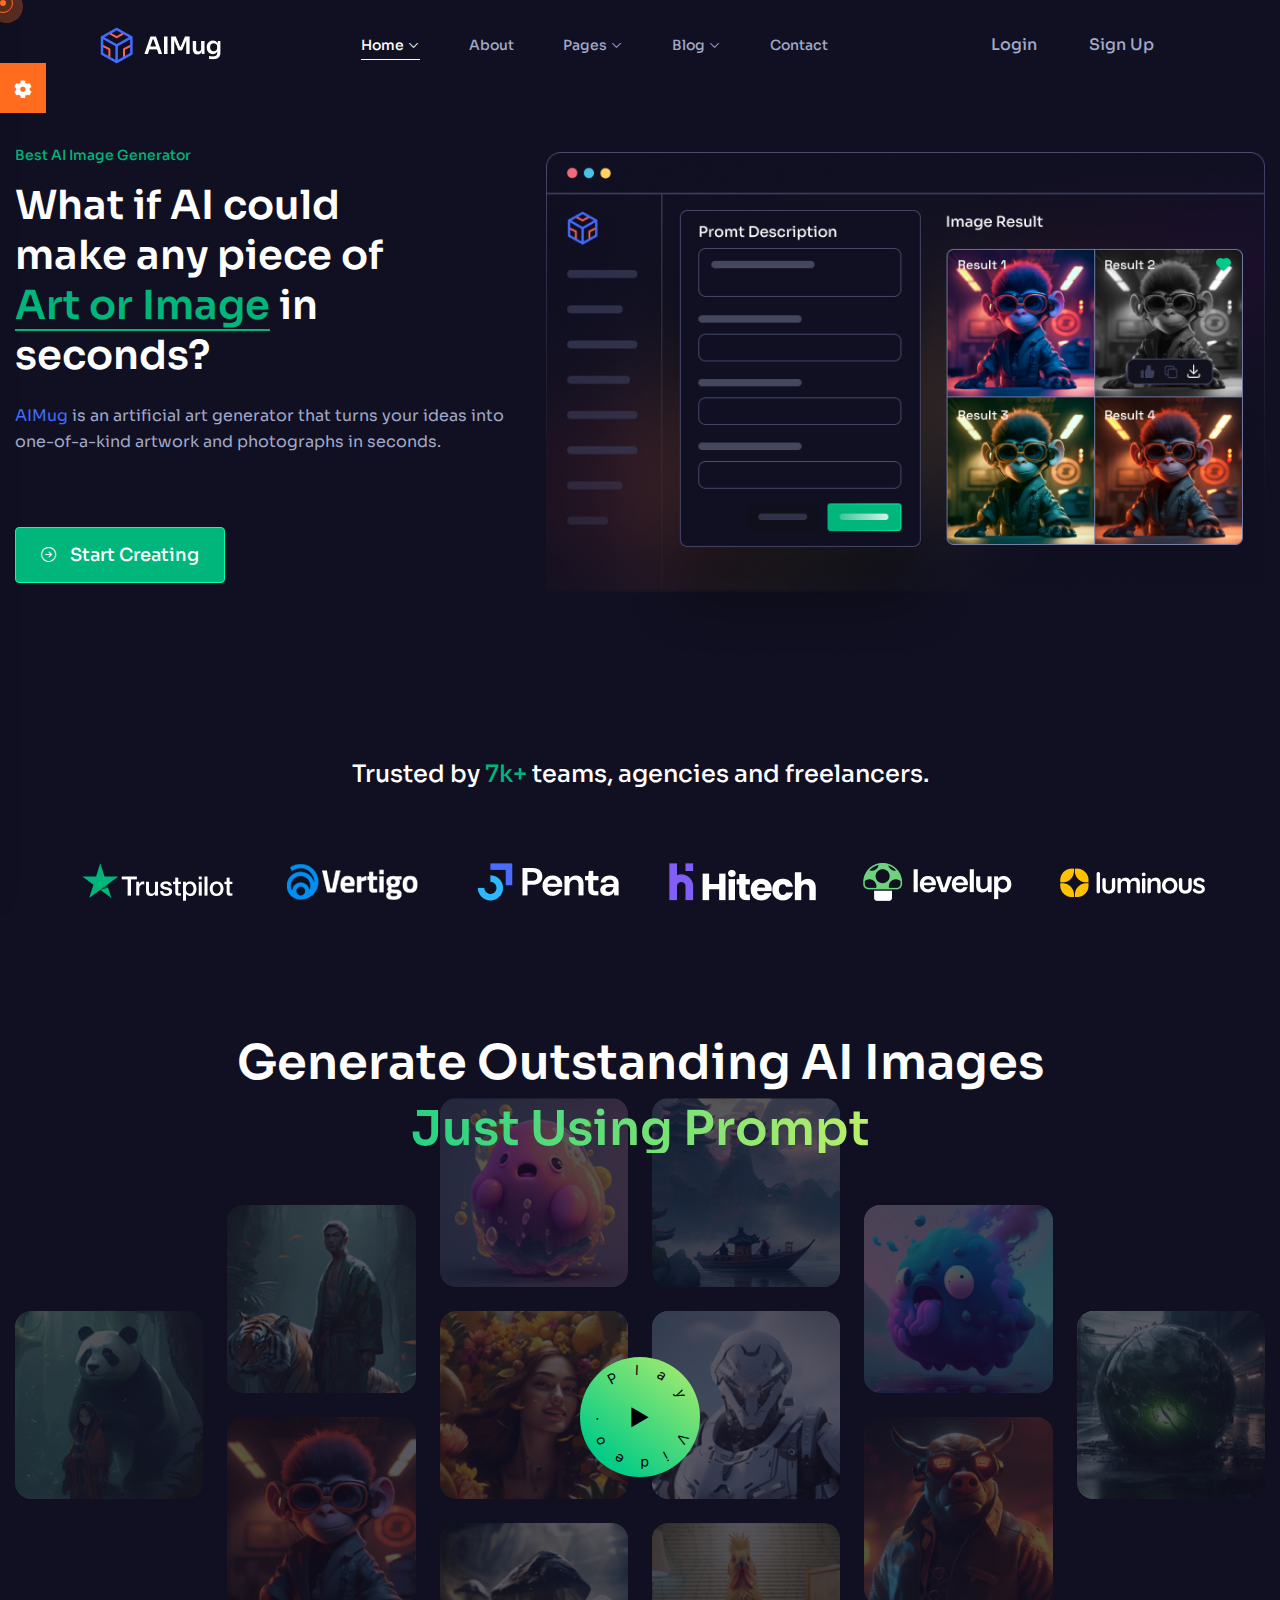
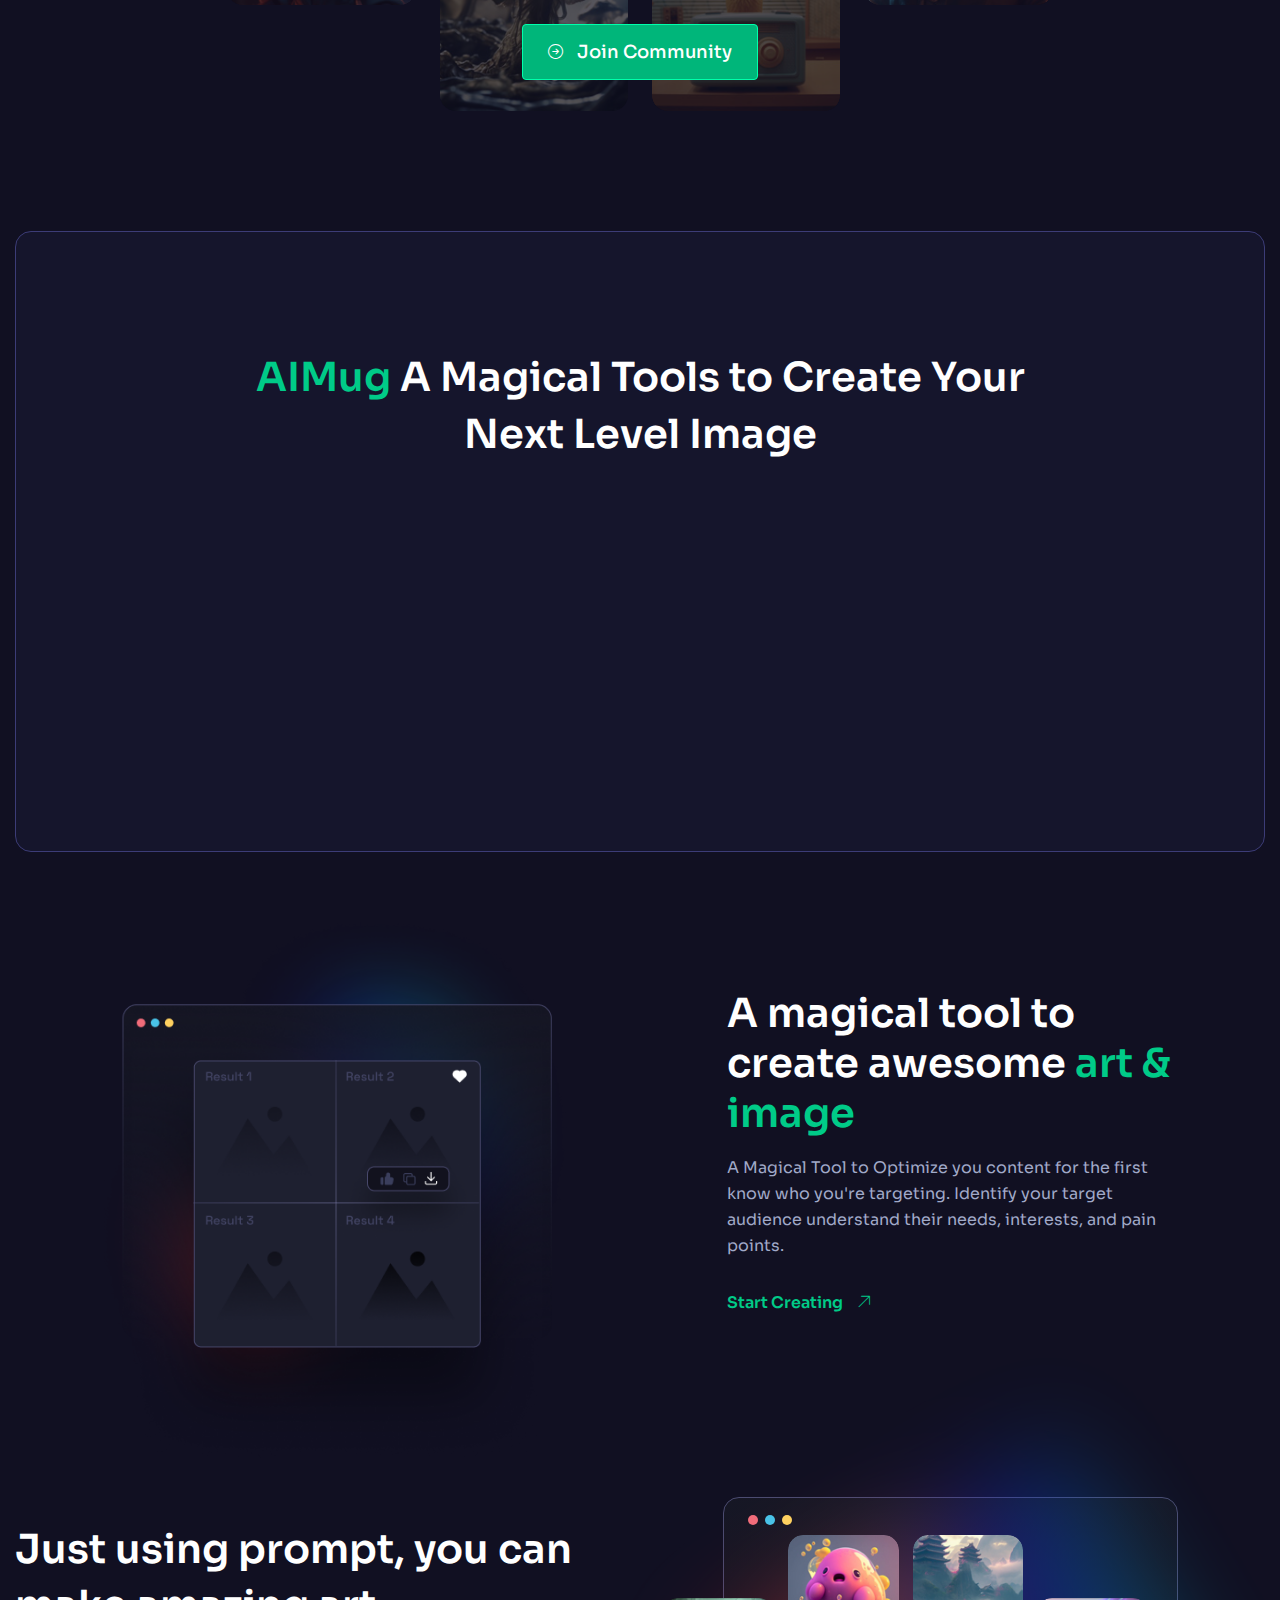
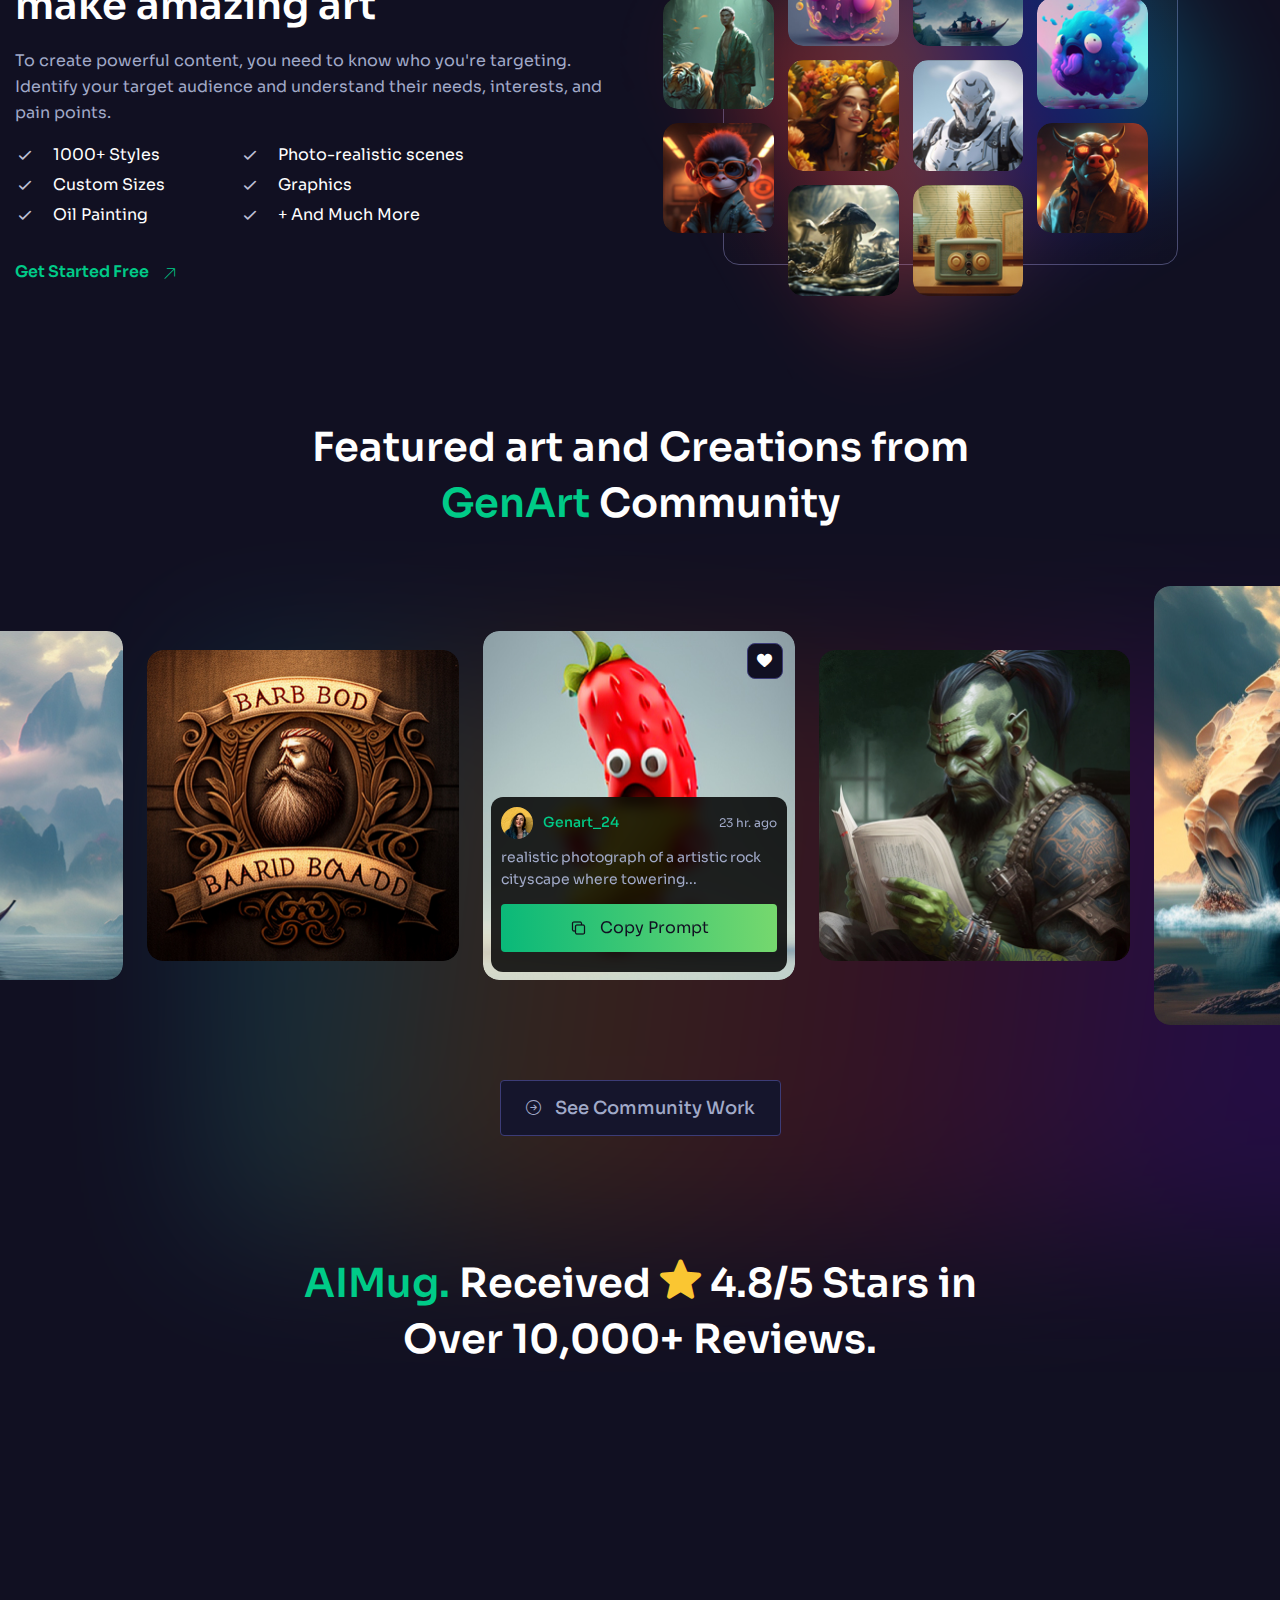
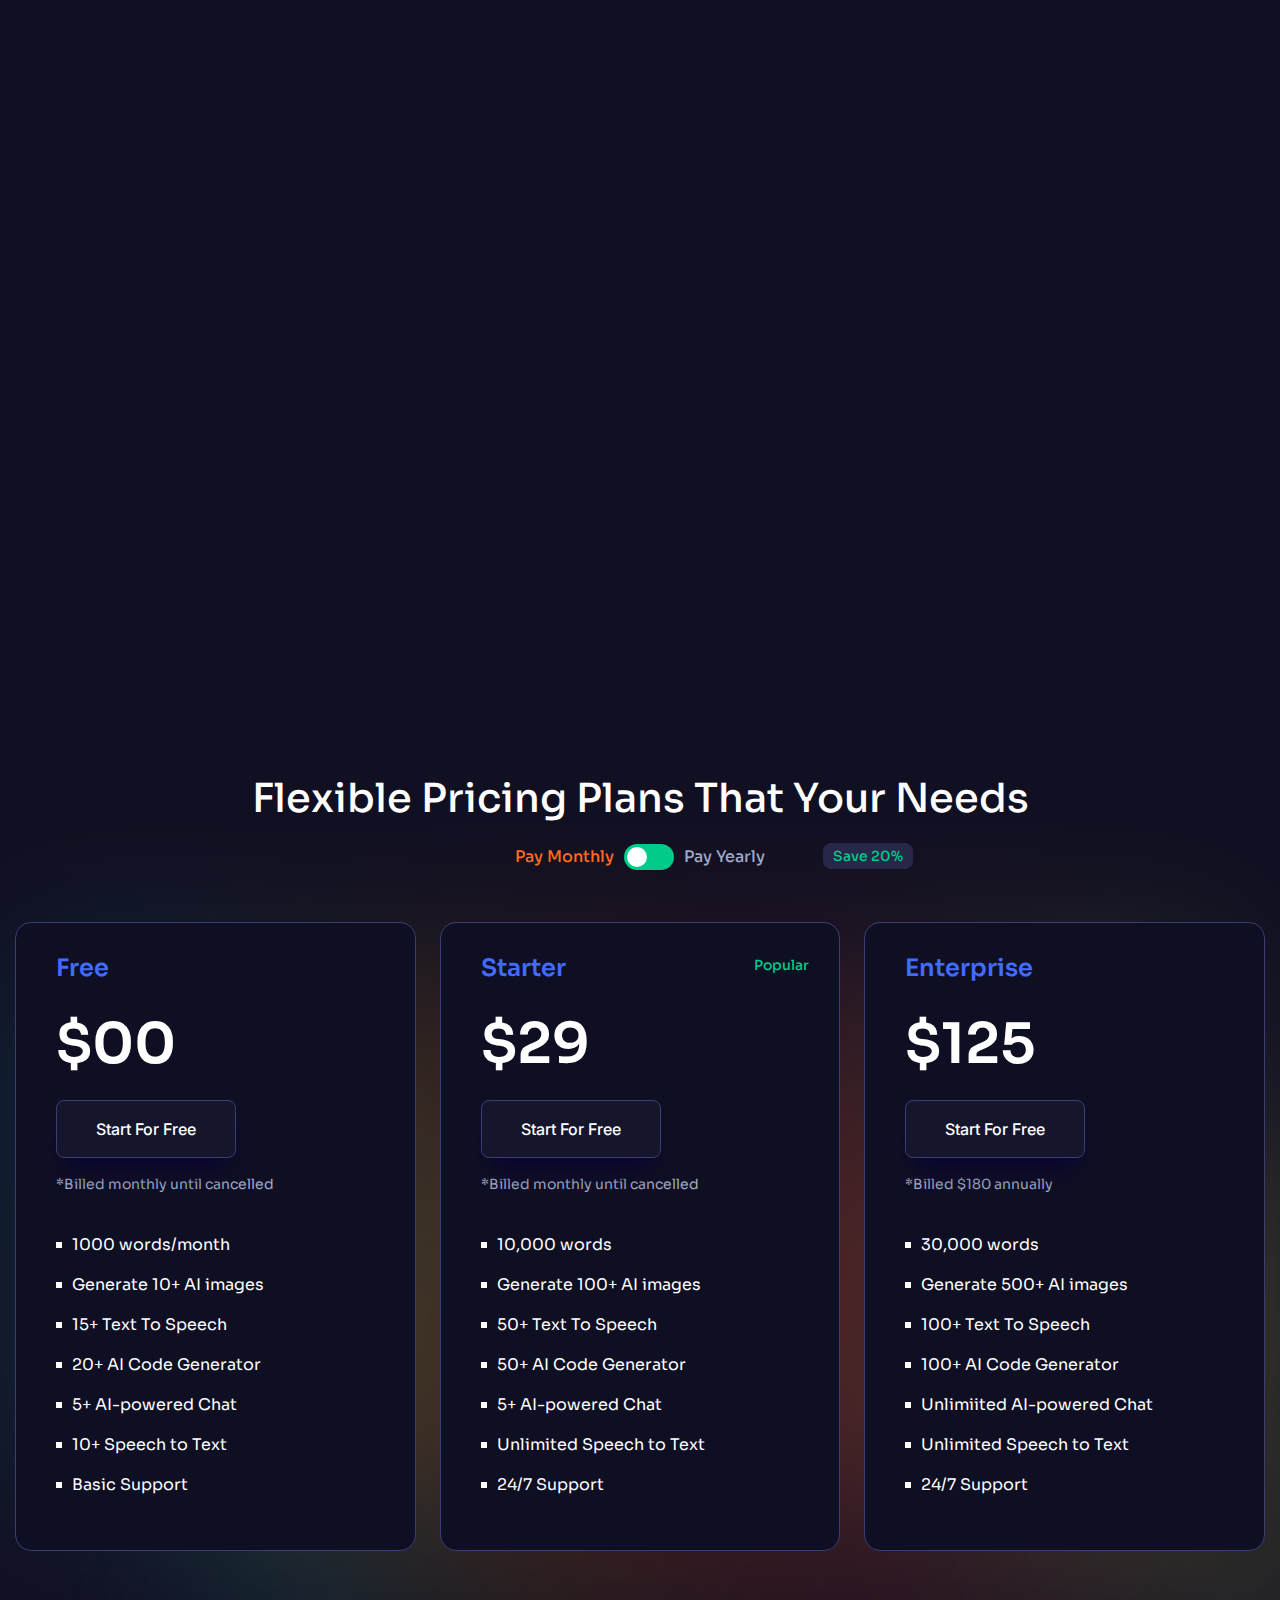
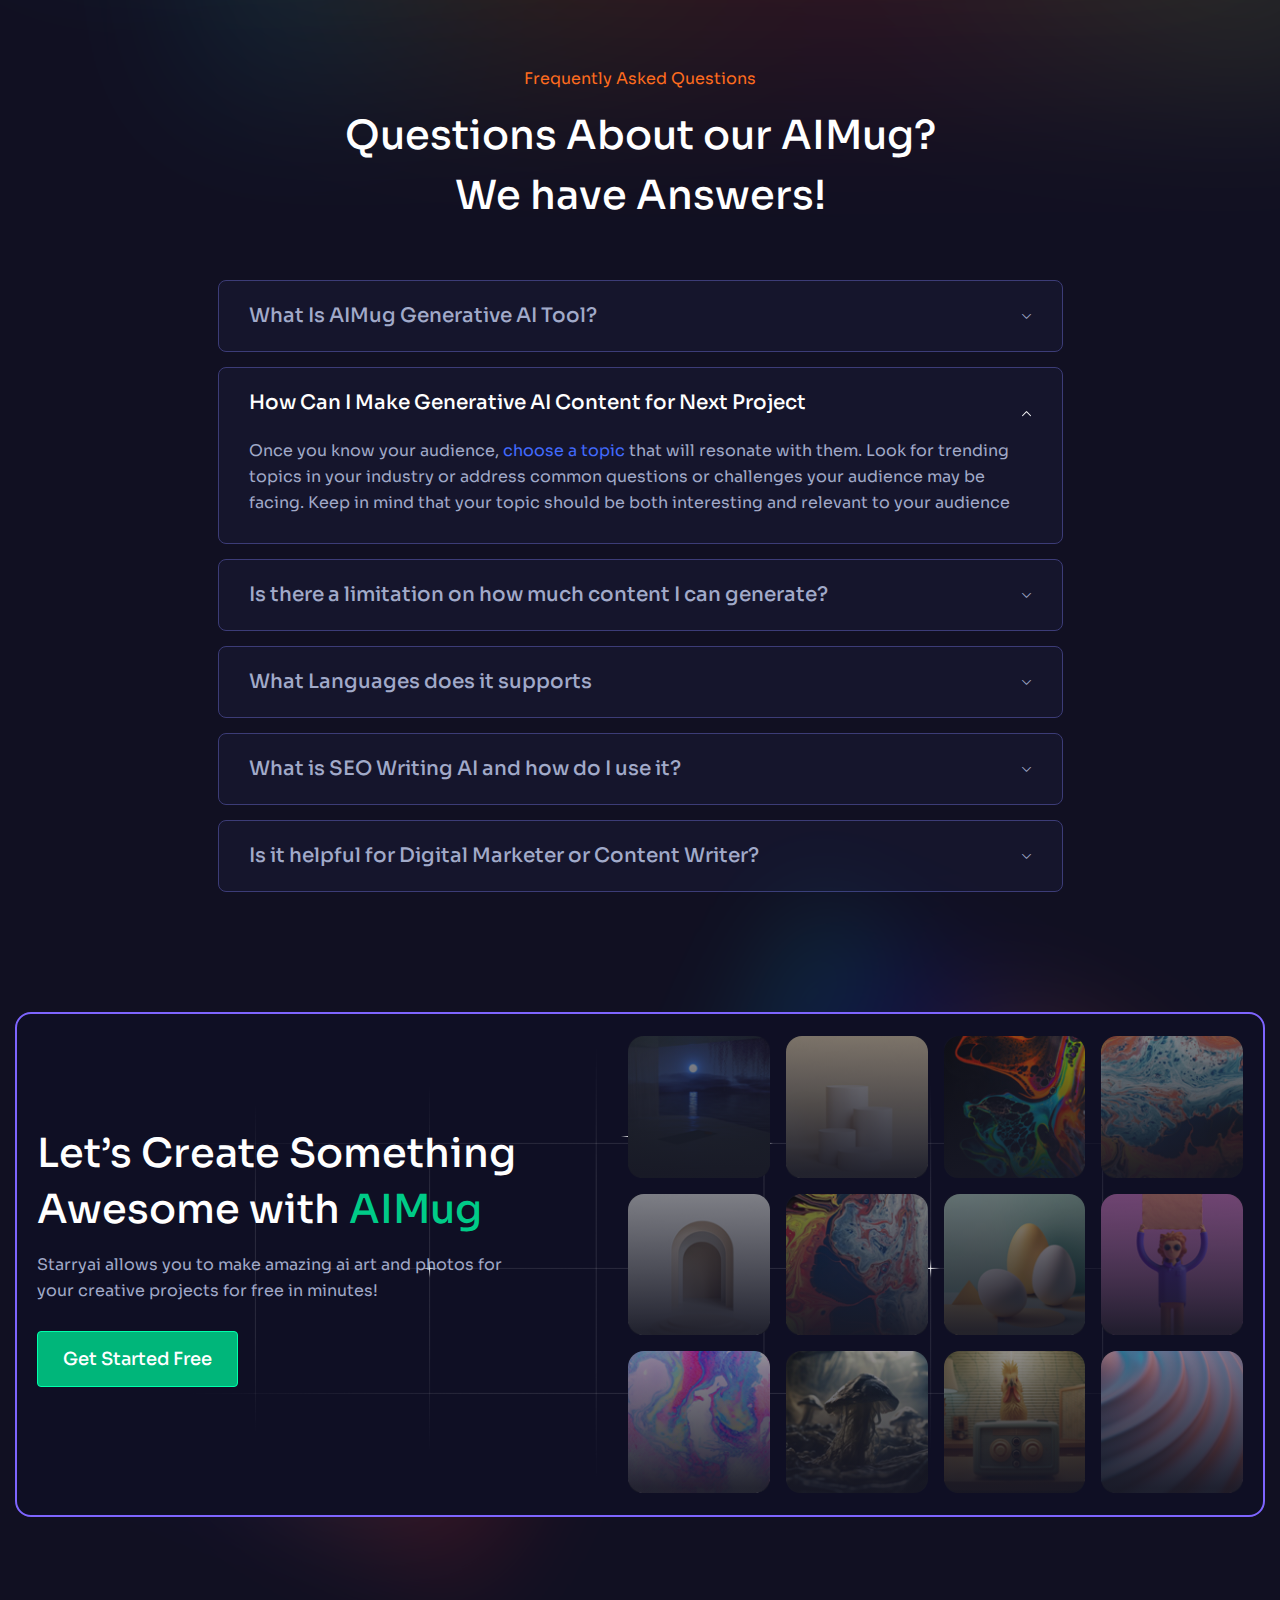
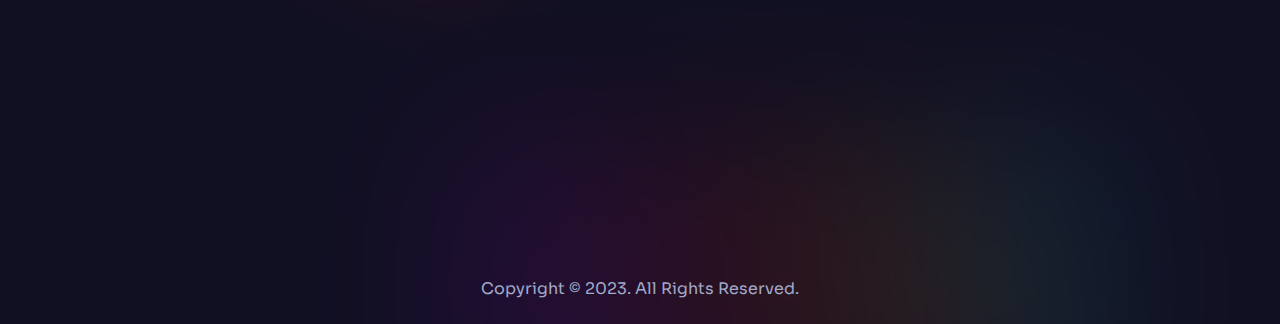
<file: aimug/index-3.html>
<!DOCTYPE html>
<html>


<!-- Mirrored from marveltheme.com/tf/html/aimug/index-3.html by HTTrack Website Copier/3.x [XR&CO'2014], Mon, 21 Apr 2025 13:29:19 GMT -->
<head>
	<meta charset="utf-8">
	<title>Aimug - Artificial Intelligence HTML-5 Template</title>

	<link href="https://fonts.googleapis.com/css2?family=Sora:wght@300;400;500;600;700;800&amp;display=swap"
		rel="stylesheet">

	<link href="https://fonts.googleapis.com/css2?family=Inter:wght@100;200;300;400;500;600;700;800;900&amp;display=swap"
		rel="stylesheet">

	<!--Color Switcher Mockup-->
	<link href="css/color-switcher-design.css" rel="stylesheet">
	<!-- Color Themes -->
	<link id="theme-color-file" href="css/color-themes/default-color.css" rel="stylesheet">
	<link rel="shortcut icon" href="images/favicon.png" type="image/x-icon">
	<link rel="icon" href="images/favicon.png" type="image/x-icon">
	<!-- Responsive -->
	<meta http-equiv="X-UA-Compatible" content="IE=edge">
	<meta name="viewport" content="width=device-width, initial-scale=1.0, maximum-scale=1.0, user-scalable=0">

	<!-- Stylesheets -->
	<link href="css/bootstrap.css" rel="stylesheet">
	<link href="css/style.css" rel="stylesheet">
	<link href="css/responsive.css" rel="stylesheet">

</head>

<body class="body-bg-color">

	<div class="page-wrapper">

		<!-- Preloader -->
		<div class="preloader"></div>
		<!-- End Preloader -->

		<!-- Cursor -->
		<div class="cursor"></div>
		<div class="cursor-follower"></div>
		<!-- Cursor End -->




		<!-- Main Header -->
		<header class="main-header main-header-one">

			<!-- Header Lower -->
			<div class="header-lower">

				<div class="main-menu__wrapper">
					<div class="inner-container d-flex align-items-center justify-content-between">

						<!-- Logo Box -->
						<div class="main-header-one__logo-box">
							<a href="index.html"><img src="images/resource/logo-1.png" alt=""></a>
						</div>

						<div class="nav-outer">

							<!-- Main Menu -->
							<nav class="main-menu show navbar-expand-md">
								<div class="navbar-header">
									<button class="navbar-toggler" type="button" data-toggle="collapse"
										data-target="#navbarSupportedContent" aria-controls="navbarSupportedContent"
										aria-expanded="false" aria-label="Toggle navigation">
										<span class="icon-bar"></span>
										<span class="icon-bar"></span>
										<span class="icon-bar"></span>
									</button>
								</div>

								<div class="navbar-collapse collapse clearfix" id="navbarSupportedContent">
									<ul class="navigation clearfix">
										<li class="dropdown"><a href="#">Home</a>
											<ul>
												<li><a href="index.html">Home 01 (AI Products)</a></li>
												<li><a href="index-2.html">Home 02 (Content Writing)</a></li>
												<li><a href="index-3.html">Home 03 (AI Image)</a></li>
												<li class="dropdown"><a href="#">Header Styles</a>
													<ul>
														<li><a href="index.html">Header Style One</a></li>
														<li><a href="index-2.html">Header Style Two</a></li>
														<li><a href="index-3.html">Header Style Three</a></li>
													</ul>
												</li>
											</ul>
										</li>
										<li><a href="about.html">About</a></li>
										<li class="dropdown"><a href="#">Pages</a>
											<ul>
												<li><a href="career.html">Career</a></li>
												<li><a href="career-details.html">Career Details</a></li>
												<li><a href="login.html">Login</a></li>
												<li><a href="create-account.html">Create Account</a></li>
												<li><a href="reset-password.html">Reset Password</a></li>
												<li><a href="404.html">404 Error</a></li>
											</ul>
										</li>
										<li class="dropdown"><a href="#">Blog</a>
											<ul>
												<li><a href="blog.html">Blog</a></li>
												<li><a href="blog-details.html">Blog Detail</a></li>
											</ul>
										</li>
										<li><a href="contact.html">Contact</a></li>
									</ul>
								</div>

							</nav>
							<!-- Main Menu End-->

						</div>

						<!-- Outer Box -->
						<div class="outer-box d-flex align-items-center">

							<ul class="main-header__login-sing-up">
								<li><a href="login.html">Login</a></li>
								<li><a href="create-account.html">Sign Up</a></li>
							</ul>

							<!-- Mobile Navigation Toggler -->
							<div class="mobile-nav-toggler">
								<span class="icon-menu"></span>
							</div>

						</div>
						<!-- End Outer Box -->

					</div>

				</div>
			</div>
			<!-- End Header Lower -->

			<!-- Mobile Menu  -->
			<div class="mobile-menu">
				<div class="menu-backdrop"></div>
				<div class="close-btn"><span class="icon far fa-times fa-fw"></span></div>
				<nav class="menu-box">
					<div class="nav-logo"><a href="index.html"><img src="images/logo-2.png" alt="" title=""></a></div>
					<!-- Search -->
					<div class="search-box">
						<form method="post" action="https://marveltheme.com/tf/html/aimug/contact.html">
							<div class="form-group">
								<input type="search" name="search-field" value="" placeholder="SEARCH HERE" required>
								<button type="submit"><span class="icon far fa-search fa-fw"></span></button>
							</div>
						</form>
					</div>
					<div class="menu-outer">
						<!--Here Menu Will Come Automatically Via Javascript / Same Menu as in Header-->
					</div>
				</nav>
			</div>
			<!-- End Mobile Menu -->
		</header>
		<!-- End Main Header -->

		<!-- Banner One Start -->
		<section class="banner-one">
			<div class="container">
				<div class="row">
					<div class="col-xl-5 col-lg-6">
						<div class="banner-one__left wow fadeInLeft" data-wow-delay="100ms">
							<p class="banner-one__sub-title">Best AI Image Generator</p>
							<h2 class="banner-one__title">What if AI could <br> make any piece of <span>Art or
									Image</span> in seconds?</h2>
							<p class="banner-one__text-1"> <span>AIMug</span> is an artificial art generator that turns
								your ideas into one-of-a-kind artwork and photographs in seconds.</p>
							<div class="banner-one__btn-box">
								<a href="about.html" class="thm-btn-three banner-one__btn"> <span
										class="icon-right"></span>
									Start Creating</a>
							</div>
						</div>
					</div>
					<div class="col-xl-7 col-lg-6 wow fadeInRight" data-wow-delay="100ms">
						<div class="banner-one__right">
							<div class="banner-one__img">
								<img src="images/resource/banner-one-img-1.png" alt="">
							</div>
						</div>
					</div>
				</div>
			</div>
		</section>
		<!-- Banner One End -->

		<!-- Brand Two Start -->
		<section class="brand-two">
			<div class="container">
				<div class="brand-two__title-box">
					<div class="brand-two__title count-box">Trusted by
						<span class="count-text" data-stop="10.8" data-speed="1500">00</span><span>k+</span>
						teams, agencies and freelancers.
					</div>
				</div>
				<div class="brand-two__brand-list-box">
					<ul class="brand-two__list">
						<li>
							<div class="brand-two__brand-img">
								<img src="images/brand/brand-logo-1.png" alt="">
							</div>
						</li>
						<li>
							<div class="brand-two__brand-img">
								<img src="images/brand/brand-logo-2.png" alt="">
							</div>
						</li>
						<li>
							<div class="brand-two__brand-img">
								<img src="images/brand/brand-logo-3.png" alt="">
							</div>
						</li>
						<li>
							<div class="brand-two__brand-img">
								<img src="images/brand/brand-logo-4.png" alt="">
							</div>
						</li>
						<li>
							<div class="brand-two__brand-img">
								<img src="images/brand/brand-logo-5.png" alt="">
							</div>
						</li>
						<li>
							<div class="brand-two__brand-img">
								<img src="images/brand/brand-logo-6.png" alt="">
							</div>
						</li>
					</ul>
				</div>
			</div>
		</section>
		<!-- Brand Two End -->

		<!-- Gallery One Start -->
		<section class="gallery-one">
			<div class="container">
				<div class="gallery-one__title-box">
					<h3 class="gallery-one__title-one">Generate Outstanding AI Images</h3>
					<h3 class="gallery-one__title-two">Just Using Prompt</h3>
				</div>
				<div class="gallery-one__inner">
					<div class="gallery-one__curved-circle">
						<div class="curved-circle">
							Play video.
						</div><!-- /.curved-circle -->
						<div class="gallery-one__video-link">
							<a href="https://www.youtube.com/watch?v=Get7rqXYrbQ" class="lightbox-video">
								<div class="gallery-one__video-icon">
									<span class="icon-play-button"></span>
								</div>
							</a>
						</div>
					</div><!-- /.curved-circle -->
					<div class="gallery-one__btn-box">
						<a href="#" class="thm-btn-three gallery-one__btn"> <span class="icon-right"></span>
							Join Community</a>
					</div>
					<ul class="row gallery-one__list">
						<li class="col-xl-2 col-lg-2 col-md-2">
							<div class="gallery-one__single">
								<div class="gallery-one__img">
									<img src="images/gallery/gallery-one-1-1.jpg" alt="">
								</div>
							</div>
						</li>
						<li class="col-xl-2 col-lg-2 col-md-2">
							<div class="gallery-one__single">
								<div class="gallery-one__img">
									<img src="images/gallery/gallery-one-1-2.jpg" alt="">
								</div>
							</div>
							<div class="gallery-one__single">
								<div class="gallery-one__img">
									<img src="images/gallery/gallery-one-1-3.jpg" alt="">
								</div>
							</div>
						</li>
						<li class="col-xl-2 col-lg-2 col-md-2">
							<div class="gallery-one__single">
								<div class="gallery-one__img">
									<img src="images/gallery/gallery-one-1-4.jpg" alt="">
								</div>
							</div>
							<div class="gallery-one__single">
								<div class="gallery-one__img">
									<img src="images/gallery/gallery-one-1-5.jpg" alt="">
								</div>
							</div>
							<div class="gallery-one__single">
								<div class="gallery-one__img">
									<img src="images/gallery/gallery-one-1-6.jpg" alt="">
								</div>
							</div>
						</li>
						<li class="col-xl-2 col-lg-2 col-md-2">
							<div class="gallery-one__single">
								<div class="gallery-one__img">
									<img src="images/gallery/gallery-one-1-7.jpg" alt="">
								</div>
							</div>
							<div class="gallery-one__single">
								<div class="gallery-one__img">
									<img src="images/gallery/gallery-one-1-8.jpg" alt="">
								</div>
							</div>
							<div class="gallery-one__single">
								<div class="gallery-one__img">
									<img src="images/gallery/gallery-one-1-9.jpg" alt="">
								</div>
							</div>
						</li>
						<li class="col-xl-2 col-lg-2 col-md-2">
							<div class="gallery-one__single">
								<div class="gallery-one__img">
									<img src="images/gallery/gallery-one-1-10.jpg" alt="">
								</div>
							</div>
							<div class="gallery-one__single">
								<div class="gallery-one__img">
									<img src="images/gallery/gallery-one-1-11.jpg" alt="">
								</div>
							</div>
						</li>
						<li class="col-xl-2 col-lg-2 col-md-2">
							<div class="gallery-one__single">
								<div class="gallery-one__img">
									<img src="images/gallery/gallery-one-1-12.jpg" alt="">
								</div>
							</div>
						</li>
					</ul>
				</div>
			</div>
		</section>
		<!-- Gallery One End -->

		<!-- Image Generator Tools Start -->
		<section class="image-generator-tools">
			<div class="container">
				<div class="image-generator-tools__inner">
					<h2 class="image-generator-tools__title"> <span>AIMug</span> A Magical Tools to Create Your <br>
						Next Level Image</h2>
					<div class="image-generator-tools__main-content">
						<div class="row">
							<!-- Image Generator Tools Single Start -->
							<div class="col-xl-4 col-lg-4 wow fadeInUp" data-wow-delay="100ms">
								<div class="image-generator-tools__single">
									<div class="image-generator-tools__icon">
										<span class="icon-high-resolution-images"></span>
									</div>
									<h3 class="image-generator-tools__title-2"><a href="about.html">High-Resolution
											Images</a>
									</h3>
									<p class="image-generator-tools__text">Small business owners who may not have the
										resources to hire a full-time writer but need to produce</p>
								</div>
							</div>
							<!-- Image Generator Tools Single End -->
							<!-- Image Generator Tools Single Start -->
							<div class="col-xl-4 col-lg-4 wow fadeInUp" data-wow-delay="200ms">
								<div class="image-generator-tools__single">
									<div class="image-generator-tools__icon">
										<span class="icon-royalty-free-use"></span>
									</div>
									<h3 class="image-generator-tools__title-2"><a href="about.html">Royalty-Free Use</a>
									</h3>
									<p class="image-generator-tools__text">AIMug is a AI Powered Images Creating owners
										who may not have the resources to hire a full-time writer</p>
								</div>
							</div>
							<!-- Image Generator Tools Single End -->
							<!-- Image Generator Tools Single Start -->
							<div class="col-xl-4 col-lg-4 wow fadeInUp" data-wow-delay="300ms">
								<div class="image-generator-tools__single">
									<div class="image-generator-tools__icon">
										<span class="icon-unlimited-image-creation"></span>
									</div>
									<h3 class="image-generator-tools__title-2"><a href="about.html">Unlimited Image
											Creation</a>
									</h3>
									<p class="image-generator-tools__text">Small business owners who may not have the
										resources to hire a full-time writer but need to produce</p>
								</div>
							</div>
							<!-- Image Generator Tools Single End -->
						</div>
					</div>
				</div>
			</div>
		</section>
		<!-- Image Generator Tools End -->

		<!-- Art And Image Tool Start -->
		<section class="art-and-image-tool">
			<div class="container">
				<div class="row">
					<div class="col-xl-6 col-lg-6">
						<div class="art-and-image-tool__left">
							<div class="art-and-image-tool__img img-bounce">
								<img src="images/resource/art-and-image-tool-img-1.png" alt="">
							</div>
						</div>
					</div>
					<div class="col-xl-6 col-lg-6">
						<div class="art-and-image-tool__right">
							<div class="art-and-image-tool__right-content">
								<h3 class="art-and-image-tool__title">A magical tool to create
									awesome <span>art & image</span></h3>
								<p class="art-and-image-tool__text">A Magical Tool to Optimize you content for the first
									know who you're targeting. Identify your target audience understand their needs,
									interests, and pain points.
								</p>
								<div class="art-and-image-tool__btn-box">
									<a href="about.html" class="art-and-image-tool__btn">Start Creating <span
											class="icon-up-right-arrow"></span>
									</a>
								</div>
							</div>
						</div>
					</div>
				</div>
			</div>
		</section>
		<!-- Art And Image Tool End -->

		<!-- Amazing Art Tool Start -->
		<section class="amazing-art-tool">
			<div class="container">
				<div class="row">
					<div class="col-xl-6 col-lg-6">
						<div class="amazing-art-tool__left">
							<div class="amazing-art-tool__left-content">
								<h3 class="amazing-art-tool__title">Just using prompt, you can make amazing art</h3>
								<p class="amazing-art-tool__text">To create powerful content, you need to know who
									you're targeting. Identify your target audience and understand their needs,
									interests, and pain points.
								</p>
								<div class="amazing-art-tool__points-box">
									<ul class="amazing-art-tool__points">
										<li>
											<div class="icon">
												<span class="icon-check"></span>
											</div>
											<div class="text">
												<p>1000+ Styles</p>
											</div>
										</li>
										<li>
											<div class="icon">
												<span class="icon-check"></span>
											</div>
											<div class="text">
												<p>Custom Sizes</p>
											</div>
										</li>
										<li>
											<div class="icon">
												<span class="icon-check"></span>
											</div>
											<div class="text">
												<p>Oil Painting</p>
											</div>
										</li>
									</ul>
									<ul class="amazing-art-tool__points amazing-art-tool__points--two">
										<li>
											<div class="icon">
												<span class="icon-check"></span>
											</div>
											<div class="text">
												<p>Photo-realistic scenes</p>
											</div>
										</li>
										<li>
											<div class="icon">
												<span class="icon-check"></span>
											</div>
											<div class="text">
												<p>Graphics</p>
											</div>
										</li>
										<li>
											<div class="icon">
												<span class="icon-check"></span>
											</div>
											<div class="text">
												<p>+ And Much More</p>
											</div>
										</li>
									</ul>
								</div>
								<div class="amazing-art-tool__btn-box">
									<a href="about.html" class="amazing-art-tool__btn">Get Started Free <span
											class="icon-up-right-arrow"></span>
									</a>
								</div>
							</div>
						</div>
					</div>
					<div class="col-xl-6 col-lg-6">
						<div class="amazing-art-tool__right">
							<ul class="amazing-art-tool__browser-dot">
								<li></li>
								<li></li>
								<li></li>
							</ul>
							<div class="amazing-art-tool__shape-2 img-bounce"></div>
							<ul class="row amazing-art-tool__img-list">
								<li class="col-xl-3 col-lg-3 col-md-3">
									<div class="amazing-art-tool__img-single">
										<div class="amazing-art-tool__img">
											<img src="images/resource/amazing-art-tool-1-1.jpg" alt="">
										</div>
									</div>
									<div class="amazing-art-tool__img-single">
										<div class="amazing-art-tool__img">
											<img src="images/resource/amazing-art-tool-1-2.jpg" alt="">
										</div>
									</div>
								</li>
								<li class="col-xl-3 col-lg-3 col-md-3">
									<div class="amazing-art-tool__img-single">
										<div class="amazing-art-tool__img">
											<img src="images/resource/amazing-art-tool-1-3.jpg" alt="">
										</div>
									</div>
									<div class="amazing-art-tool__img-single">
										<div class="amazing-art-tool__img">
											<img src="images/resource/amazing-art-tool-1-4.jpg" alt="">
										</div>
									</div>
									<div class="amazing-art-tool__img-single">
										<div class="amazing-art-tool__img">
											<img src="images/resource/amazing-art-tool-1-5.jpg" alt="">
										</div>
									</div>
								</li>
								<li class="col-xl-3 col-lg-3 col-md-3">
									<div class="amazing-art-tool__img-single">
										<div class="amazing-art-tool__img">
											<img src="images/resource/amazing-art-tool-1-6.jpg" alt="">
										</div>
									</div>
									<div class="amazing-art-tool__img-single">
										<div class="amazing-art-tool__img">
											<img src="images/resource/amazing-art-tool-1-7.jpg" alt="">
										</div>
									</div>
									<div class="amazing-art-tool__img-single">
										<div class="amazing-art-tool__img">
											<img src="images/resource/amazing-art-tool-1-8.jpg" alt="">
										</div>
									</div>
								</li>
								<li class="col-xl-3 col-lg-3 col-md-3">
									<div class="amazing-art-tool__img-single">
										<div class="amazing-art-tool__img">
											<img src="images/resource/amazing-art-tool-1-9.jpg" alt="">
										</div>
									</div>
									<div class="amazing-art-tool__img-single">
										<div class="amazing-art-tool__img">
											<img src="images/resource/amazing-art-tool-1-10.jpg" alt="">
										</div>
									</div>
								</li>
							</ul>
						</div>
					</div>
				</div>
			</div>
		</section>
		<!-- Amazing Art Tool End -->

		<!-- Case Two Start -->
		<section class="case-two">
			<div class="case-two__shape-1"></div>
			<div class="case-two__wrap">
				<h3 class="case-two__title">Featured art and Creations from <br>
					<span>GenArt</span> Community</h3>
				<div class="case-two__carosuel owl-carousel owl-theme thm-owl__carousel" data-owl-options='{
					"loop": true,
					"autoplay": true,
					"margin": 24,
					"nav": false,
					"dots": false,
					"smartSpeed": 500,
					"autoplayTimeout": 10000,
					"navText": ["<span class=\"fa fa-angle-left\"></span>","<span class=\"fa fa-angle-right\"></span>"],
					"responsive": {
						"0": {
							"items": 1
						},
						"768": {
							"items": 1
						},
						"992": {
							"items": 1
						},
						"1350": {
							"items": 1
						}
					}
				}'>
					<div class="item">
						<div class="case-two__single">
							<div class="case-two__img">
								<img src="images/case/case-two-1-1.jpg" alt="">
								<div class="case-two__content">
									<div class="case-two__user-box">
										<div class="case-two__user">
											<div class="case-two__user-img">
												<img src="images/case/case-two-user-img.png" alt="">
											</div>
											<h5 class="case-two__user-name">Genart_24</h5>
										</div>
										<p class="case-two__post-hour">23 hr. ago</p>
									</div>
									<p class="case-two__text">realistic photograph of a artistic rock cityscape where
										towering...</p>
									<div class="case-two__btn-box">
										<a href="#" class="case-two__btn"> <img src="images/icons/icon-copy.png"
												alt="icon-copy">
											Copy Prompt</a>
									</div>
								</div>
								<div class="case-two__icon">
									<span class="icon-like"></span>
								</div>
							</div>
						</div>
					</div>
					<div class="item">
						<div class="case-two__single">
							<div class="case-two__img">
								<img src="images/case/case-two-1-2.jpg" alt="">
								<div class="case-two__content">
									<div class="case-two__user-box">
										<div class="case-two__user">
											<div class="case-two__user-img">
												<img src="images/case/case-two-user-img.png" alt="">
											</div>
											<h5 class="case-two__user-name">Genart_24</h5>
										</div>
										<p class="case-two__post-hour">23 hr. ago</p>
									</div>
									<p class="case-two__text">realistic photograph of a artistic rock cityscape where
										towering...</p>
									<div class="case-two__btn-box">
										<a href="#" class="case-two__btn"> <img src="images/icons/icon-copy.png"
												alt="icon-copy">
											Copy Prompt</a>
									</div>
								</div>
								<div class="case-two__icon">
									<span class="icon-like"></span>
								</div>
							</div>
						</div>
					</div>
					<div class="item">
						<div class="case-two__single">
							<div class="case-two__img">
								<img src="images/case/case-two-1-3.jpg" alt="">
								<div class="case-two__content">
									<div class="case-two__user-box">
										<div class="case-two__user">
											<div class="case-two__user-img">
												<img src="images/case/case-two-user-img.png" alt="">
											</div>
											<h5 class="case-two__user-name">Genart_24</h5>
										</div>
										<p class="case-two__post-hour">23 hr. ago</p>
									</div>
									<p class="case-two__text">realistic photograph of a artistic rock cityscape where
										towering...</p>
									<div class="case-two__btn-box">
										<a href="#" class="case-two__btn"> <img src="images/icons/icon-copy.png"
												alt="icon-copy">
											Copy Prompt</a>
									</div>
								</div>
								<div class="case-two__icon">
									<span class="icon-like"></span>
								</div>
							</div>
						</div>
					</div>
					<div class="item">
						<div class="case-two__single">
							<div class="case-two__img">
								<img src="images/case/case-two-1-4.jpg" alt="">
								<div class="case-two__content">
									<div class="case-two__user-box">
										<div class="case-two__user">
											<div class="case-two__user-img">
												<img src="images/case/case-two-user-img.png" alt="">
											</div>
											<h5 class="case-two__user-name">Genart_24</h5>
										</div>
										<p class="case-two__post-hour">23 hr. ago</p>
									</div>
									<p class="case-two__text">realistic photograph of a artistic rock cityscape where
										towering...</p>
									<div class="case-two__btn-box">
										<a href="#" class="case-two__btn"> <img src="images/icons/icon-copy.png"
												alt="icon-copy">
											Copy Prompt</a>
									</div>
								</div>
								<div class="case-two__icon">
									<span class="icon-like"></span>
								</div>
							</div>
						</div>
					</div>
					<div class="item">
						<div class="case-two__single">
							<div class="case-two__img">
								<img src="images/case/case-two-1-5.jpg" alt="">
								<div class="case-two__content">
									<div class="case-two__user-box">
										<div class="case-two__user">
											<div class="case-two__user-img">
												<img src="images/case/case-two-user-img.png" alt="">
											</div>
											<h5 class="case-two__user-name">Genart_24</h5>
										</div>
										<p class="case-two__post-hour">23 hr. ago</p>
									</div>
									<p class="case-two__text">realistic photograph of a artistic rock cityscape where
										towering...</p>
									<div class="case-two__btn-box">
										<a href="#" class="case-two__btn"> <img src="images/icons/icon-copy.png"
												alt="icon-copy">
											Copy Prompt</a>
									</div>
								</div>
								<div class="case-two__icon">
									<span class="icon-like"></span>
								</div>
							</div>
						</div>
					</div>
				</div>
				<div class="case-two__btn-two-box">
					<a href="about.html" class="thm-btn-three case-two__btn-two"> <span class="icon-right"></span>
						See Community Work</a>
				</div>
			</div>
		</section>
		<!-- Case Two End -->

		<!-- Testimonial Two Start -->
		<section class="testimonial-two">
			<div class="container">
				<h3 class="testimonial-two__sec-title"><span>AIMug.</span> Received <i class="icon-star"></i> 4.8/5
					Stars in <br>
					Over 10,000+ Reviews.</h3>
				<div class="row">
					<!--Testimonial One Single Start-->
					<div class="col-xl-3 wow fadeInUp" data-wow-delay="100ms">
						<div class="testimonial-one__single">
							<div class="testimonial-one__client-info">
								<div class="testimonial-one__client-img">
									<img src="images/resource/testimonial-1-1.jpg" alt="">
								</div>
								<div class="testimonial-one__name-box">
									<h3 class="testimonial-one__name">Dianne Russell</h3>
									<p class="testimonial-one__sub-title">Content Creator</p>
								</div>
							</div>
							<h3 class="testimonial-one__title">Great tool for content
								writing, Love it!</h3>
							<p class="testimonial-one__text">This is the best thing that has happened to my team in a
								while! Makes post text something</p>
							<div class="testimonial-one__icon-and-ratting">
								<div class="testimonial-one__icon">
									<img src="images/icons/testimonial-one-icon-1.png" alt="">
								</div>
								<div class="testimonial-one__ratting">
									<p>5<span class="icon-star"></span></p>
								</div>
							</div>
						</div>
					</div>
					<!--Testimonial One Single End-->
					<!--Testimonial One Single Start-->
					<div class="col-xl-3 wow fadeInUp" data-wow-delay="200ms">
						<div class="testimonial-one__single">
							<div class="testimonial-one__client-info">
								<div class="testimonial-one__client-img">
									<img src="images/resource/testimonial-1-2.jpg" alt="">
								</div>
								<div class="testimonial-one__name-box">
									<h3 class="testimonial-one__name">Jane Cooper</h3>
									<p class="testimonial-one__sub-title">Content Creator</p>
								</div>
							</div>
							<h3 class="testimonial-one__title">Awesome Tools! Thanks MarvelTheme</h3>
							<p class="testimonial-one__text">Best Complete AI Tools ever I have used. Thanks marveltheme
								for this type of awesome tools.</p>
							<div class="testimonial-one__icon-and-ratting">
								<div class="testimonial-one__icon">
									<img src="images/icons/testimonial-one-icon-2.png" alt="">
								</div>
								<div class="testimonial-one__ratting">
									<p>5<span class="icon-star"></span></p>
								</div>
							</div>
						</div>
					</div>
					<!--Testimonial One Single End-->
					<!--Testimonial One Single Start-->
					<div class="col-xl-3 wow fadeInUp" data-wow-delay="300ms">
						<div class="testimonial-one__single">
							<div class="testimonial-one__client-info">
								<div class="testimonial-one__client-img">
									<img src="images/resource/testimonial-1-3.jpg" alt="">
								</div>
								<div class="testimonial-one__name-box">
									<h3 class="testimonial-one__name">Arlene McCoy</h3>
									<p class="testimonial-one__sub-title">Content Creator</p>
								</div>
							</div>
							<h3 class="testimonial-one__title">Best User Experience! Fallen In Love On It!</h3>
							<p class="testimonial-one__text">This is best! Great experiences
								Complete AI Tools ever I have used. Thanks marveltheme</p>
							<div class="testimonial-one__icon-and-ratting">
								<div class="testimonial-one__icon">
									<img src="images/icons/testimonial-one-icon-3.png" alt="">
								</div>
								<div class="testimonial-one__ratting">
									<p>5<span class="icon-star"></span></p>
								</div>
							</div>
						</div>
					</div>
					<!--Testimonial One Single End-->
					<!--Testimonial One Single Start-->
					<div class="col-xl-3 wow fadeInUp" data-wow-delay="400ms">
						<div class="testimonial-one__single">
							<div class="testimonial-one__client-info">
								<div class="testimonial-one__client-img">
									<img src="images/resource/testimonial-1-4.jpg" alt="">
								</div>
								<div class="testimonial-one__name-box">
									<h3 class="testimonial-one__name">Cameron Williamson</h3>
									<p class="testimonial-one__sub-title">Content Creator</p>
								</div>
							</div>
							<h3 class="testimonial-one__title">Great tools Love it, Specially for Content Writing</h3>
							<p class="testimonial-one__text">Aliqua id fugiat nostrud irure ex duis ea quis id quis ad
								et. Sunt qui esse pariatur duis deserunt</p>
							<div class="testimonial-one__icon-and-ratting">
								<div class="testimonial-one__icon">
									<img src="images/icons/testimonial-one-icon-4.png" alt="">
								</div>
								<div class="testimonial-one__ratting">
									<p>5<span class="icon-star"></span></p>
								</div>
							</div>
						</div>
					</div>
					<!--Testimonial One Single End-->
					<!--Testimonial One Single Start-->
					<div class="col-xl-3 wow fadeInUp" data-wow-delay="500ms">
						<div class="testimonial-one__single">
							<div class="testimonial-one__client-info">
								<div class="testimonial-one__client-img">
									<img src="images/resource/testimonial-1-5.jpg" alt="">
								</div>
								<div class="testimonial-one__name-box">
									<h3 class="testimonial-one__name">Albert Flores</h3>
									<p class="testimonial-one__sub-title">Content Creator</p>
								</div>
							</div>
							<h3 class="testimonial-one__title">Support! Just Awesome</h3>
							<p class="testimonial-one__text">Awesome Template as well as great customer support within
								few minutes. Recommended. Best Complete AI Tools ever</p>
							<div class="testimonial-one__icon-and-ratting">
								<div class="testimonial-one__icon">
									<img src="images/icons/testimonial-one-icon-5.png" alt="">
								</div>
								<div class="testimonial-one__ratting">
									<p>5<span class="icon-star"></span></p>
								</div>
							</div>
						</div>
					</div>
					<!--Testimonial One Single End-->
					<!--Testimonial One Single Start-->
					<div class="col-xl-3 wow fadeInUp" data-wow-delay="600ms">
						<div class="testimonial-one__single">
							<div class="testimonial-one__client-info">
								<div class="testimonial-one__client-img">
									<img src="images/resource/testimonial-1-6.jpg" alt="">
								</div>
								<div class="testimonial-one__name-box">
									<h3 class="testimonial-one__name">Courtney Henry</h3>
									<p class="testimonial-one__sub-title">Content Creator</p>
								</div>
							</div>
							<h3 class="testimonial-one__title">Great Design and High Quality Code</h3>
							<p class="testimonial-one__text">Awesome Template as well as great customer support within
								few minutes. Recommended.</p>
							<div class="testimonial-one__icon-and-ratting">
								<div class="testimonial-one__icon">
									<img src="images/icons/testimonial-one-icon-6.png" alt="">
								</div>
								<div class="testimonial-one__ratting">
									<p>5<span class="icon-star"></span></p>
								</div>
							</div>
						</div>
					</div>
					<!--Testimonial One Single End-->
					<!--Testimonial One Single Start-->
					<div class="col-xl-3 wow fadeInUp" data-wow-delay="700ms">
						<div class="testimonial-one__single">
							<div class="testimonial-one__client-info">
								<div class="testimonial-one__client-img">
									<img src="images/resource/testimonial-1-7.jpg" alt="">
								</div>
								<div class="testimonial-one__name-box">
									<h3 class="testimonial-one__name">Marvin McKinney</h3>
									<p class="testimonial-one__sub-title">Content Creator</p>
								</div>
							</div>
							<h3 class="testimonial-one__title">Really High Quality Code</h3>
							<p class="testimonial-one__text">Great Design and High Quality Code. This is best Complete
								template AI Tools ever I have used. Thanks marveltheme!</p>
							<div class="testimonial-one__icon-and-ratting">
								<div class="testimonial-one__icon">
									<img src="images/icons/testimonial-one-icon-7.png" alt="">
								</div>
								<div class="testimonial-one__ratting">
									<p>5<span class="icon-star"></span></p>
								</div>
							</div>
						</div>
					</div>
					<!--Testimonial One Single End-->
					<!--Testimonial One Single Start-->
					<div class="col-xl-3 wow fadeInUp" data-wow-delay="800ms">
						<div class="testimonial-one__single">
							<div class="testimonial-one__client-info">
								<div class="testimonial-one__client-img">
									<img src="images/resource/testimonial-1-8.jpg" alt="">
								</div>
								<div class="testimonial-one__name-box">
									<h3 class="testimonial-one__name">Courtney Henry</h3>
									<p class="testimonial-one__sub-title">Content Creator</p>
								</div>
							</div>
							<h3 class="testimonial-one__title">Great tools Love it, Specially for Content Writing</h3>
							<p class="testimonial-one__text">Aliqua id fugiat nostrud irure ex duis ea quis id quis ad
								et. Sunt qui esse pariatur duis deserunt</p>
							<div class="testimonial-one__icon-and-ratting">
								<div class="testimonial-one__icon">
									<img src="images/icons/testimonial-one-icon-8.png" alt="">
								</div>
								<div class="testimonial-one__ratting">
									<p>5<span class="icon-star"></span></p>
								</div>
							</div>
						</div>
					</div>
					<!--Testimonial One Single End-->
				</div>
			</div>
		</section>
		<!-- Testimonial Two End -->

		<!-- Pricing One Start -->
		<section class="pricing-one pricing-three">
			<div class="pricing-one__shape-1 zoom-fade-2"></div>
			<div class="pricing-one__shape-2 img-bounce"></div>
			<div class="container">
				<div class="pricing-one__section-title text-center">
					<h2 class="pricing-one__section-title__title">Flexible Pricing Plans That Your Needs</h2>
				</div>
				<div class="pricing-one__switch-toggle-title-box">
					<ul class="list-inline text-center switch-toggler-list" role="tablist" id="switch-toggle-tab">
						<li class="month active"><a href="#">Pay Monthly</a></li>
						<li>
							<!-- Rounded switch -->
							<label class="switch on">
								<span class="slider round"></span>
							</label>
						</li>
						<li class="year"><a href="#">Pay Yearly</a></li>
					</ul><!-- /.list-inline -->
					<div class="pricing-one__discount">Save 20%</div>
				</div>
				<div class="tabed-content">
					<div id="month">
						<div class="row">
							<!--Pricing One Single Start-->
							<div class="col-xl-4 col-lg-4 animated fadeInLeft">
								<div class="pricing-one__single">
									<div class="pricing-one__overly-color"></div>
									<p class="pricing-one__tagline">Free</p>
									<h3 class="pricing-one__price">$00</h3>
									<div class="pricing-one__btn-box">
										<a href="about.html" class="thm-btn pricing-one__btn">Start for Free</a>
									</div>
									<p class="pricing-one__text">*Billed monthly until cancelled</p>
									<ul class="list-unstyled pricing-one__points">
										<li>
											<div class="circle-box"></div>
											<div class="text">
												<p>1000 words/month</p>
											</div>
										</li>
										<li>
											<div class="circle-box"></div>
											<div class="text">
												<p>Generate 10+ AI images</p>
											</div>
										</li>
										<li>
											<div class="circle-box"></div>
											<div class="text">
												<p>15+ Text To Speech</p>
											</div>
										</li>
										<li>
											<div class="circle-box"></div>
											<div class="text">
												<p>20+ AI Code Generator</p>
											</div>
										</li>
										<li>
											<div class="circle-box"></div>
											<div class="text">
												<p>5+ AI-powered Chat</p>
											</div>
										</li>
										<li>
											<div class="circle-box"></div>
											<div class="text">
												<p>10+ Speech to Text</p>
											</div>
										</li>
										<li>
											<div class="circle-box"></div>
											<div class="text">
												<p>Basic Support</p>
											</div>
										</li>
									</ul>
								</div>
							</div>
							<!--Pricing One Single End-->
							<!--Pricing One Single Start-->
							<div class="col-xl-4 col-lg-4 animated fadeInLeft">
								<div class="pricing-one__single">
									<div class="pricing-one__overly-color"></div>
									<p class="pricing-one__popular">Popular</p>
									<p class="pricing-one__tagline">Starter</p>
									<h3 class="pricing-one__price">$29</h3>
									<div class="pricing-one__btn-box">
										<a href="about.html" class="thm-btn pricing-one__btn">Start for Free</a>
									</div>
									<p class="pricing-one__text">*Billed monthly until cancelled</p>
									<ul class="list-unstyled pricing-one__points">
										<li>
											<div class="circle-box"></div>
											<div class="text">
												<p>10,000 words</p>
											</div>
										</li>
										<li>
											<div class="circle-box"></div>
											<div class="text">
												<p>Generate 100+ AI images</p>
											</div>
										</li>
										<li>
											<div class="circle-box"></div>
											<div class="text">
												<p>50+ Text To Speech</p>
											</div>
										</li>
										<li>
											<div class="circle-box"></div>
											<div class="text">
												<p>50+ AI Code Generator</p>
											</div>
										</li>
										<li>
											<div class="circle-box"></div>
											<div class="text">
												<p>5+ AI-powered Chat</p>
											</div>
										</li>
										<li>
											<div class="circle-box"></div>
											<div class="text">
												<p>Unlimited Speech to Text</p>
											</div>
										</li>
										<li>
											<div class="circle-box"></div>
											<div class="text">
												<p>24/7 Support</p>
											</div>
										</li>
									</ul>
								</div>
							</div>
							<!--Pricing One Single End-->
							<!--Pricing One Single Start-->
							<div class="col-xl-4 col-lg-4 animated fadeInLeft">
								<div class="pricing-one__single">
									<div class="pricing-one__overly-color"></div>
									<p class="pricing-one__tagline">Enterprise</p>
									<h3 class="pricing-one__price">$125</h3>
									<div class="pricing-one__btn-box">
										<a href="about.html" class="thm-btn pricing-one__btn">Start for Free</a>
									</div>
									<p class="pricing-one__text">*Billed $180 annually</p>
									<ul class="list-unstyled pricing-one__points">
										<li>
											<div class="circle-box"></div>
											<div class="text">
												<p>30,000 words</p>
											</div>
										</li>
										<li>
											<div class="circle-box"></div>
											<div class="text">
												<p>Generate 500+ AI images</p>
											</div>
										</li>
										<li>
											<div class="circle-box"></div>
											<div class="text">
												<p>100+ Text To Speech</p>
											</div>
										</li>
										<li>
											<div class="circle-box"></div>
											<div class="text">
												<p>100+ AI Code Generator</p>
											</div>
										</li>
										<li>
											<div class="circle-box"></div>
											<div class="text">
												<p>Unlimiited AI-powered Chat</p>
											</div>
										</li>
										<li>
											<div class="circle-box"></div>
											<div class="text">
												<p>Unlimited Speech to Text</p>
											</div>
										</li>
										<li>
											<div class="circle-box"></div>
											<div class="text">
												<p>24/7 Support</p>
											</div>
										</li>
									</ul>
								</div>
							</div>
							<!--Pricing One Single End-->
						</div>
					</div>
					<div id="year">
						<div class="row">
							<!--Pricing One Single Start-->
							<div class="col-xl-4 col-lg-4 animated fadeInLeft">
								<div class="pricing-one__single">
									<div class="pricing-one__overly-color"></div>
									<p class="pricing-one__tagline">Free</p>
									<h3 class="pricing-one__price">$00</h3>
									<div class="pricing-one__btn-box">
										<a href="about.html" class="thm-btn pricing-one__btn">Start for Free</a>
									</div>
									<p class="pricing-one__text">*Billed monthly until cancelled</p>
									<ul class="list-unstyled pricing-one__points">
										<li>
											<div class="circle-box"></div>
											<div class="text">
												<p>1000 words/month</p>
											</div>
										</li>
										<li>
											<div class="circle-box"></div>
											<div class="text">
												<p>Generate 10+ AI images</p>
											</div>
										</li>
										<li>
											<div class="circle-box"></div>
											<div class="text">
												<p>15+ Text To Speech</p>
											</div>
										</li>
										<li>
											<div class="circle-box"></div>
											<div class="text">
												<p>20+ AI Code Generator</p>
											</div>
										</li>
										<li>
											<div class="circle-box"></div>
											<div class="text">
												<p>5+ AI-powered Chat</p>
											</div>
										</li>
										<li>
											<div class="circle-box"></div>
											<div class="text">
												<p>10+ Speech to Text</p>
											</div>
										</li>
										<li>
											<div class="circle-box"></div>
											<div class="text">
												<p>Basic Support</p>
											</div>
										</li>
									</ul>
								</div>
							</div>
							<!--Pricing One Single End-->
							<!--Pricing One Single Start-->
							<div class="col-xl-4 col-lg-4 animated fadeInLeft">
								<div class="pricing-one__single">
									<div class="pricing-one__overly-color"></div>
									<p class="pricing-one__popular">Popular</p>
									<p class="pricing-one__tagline">Starter</p>
									<h3 class="pricing-one__price">$29</h3>
									<div class="pricing-one__btn-box">
										<a href="about.html" class="thm-btn pricing-one__btn">Start for Free</a>
									</div>
									<p class="pricing-one__text">*Billed monthly until cancelled</p>
									<ul class="list-unstyled pricing-one__points">
										<li>
											<div class="circle-box"></div>
											<div class="text">
												<p>10,000 words</p>
											</div>
										</li>
										<li>
											<div class="circle-box"></div>
											<div class="text">
												<p>Generate 100+ AI images</p>
											</div>
										</li>
										<li>
											<div class="circle-box"></div>
											<div class="text">
												<p>50+ Text To Speech</p>
											</div>
										</li>
										<li>
											<div class="circle-box"></div>
											<div class="text">
												<p>50+ AI Code Generator</p>
											</div>
										</li>
										<li>
											<div class="circle-box"></div>
											<div class="text">
												<p>5+ AI-powered Chat</p>
											</div>
										</li>
										<li>
											<div class="circle-box"></div>
											<div class="text">
												<p>Unlimited Speech to Text</p>
											</div>
										</li>
										<li>
											<div class="circle-box"></div>
											<div class="text">
												<p>24/7 Support</p>
											</div>
										</li>
									</ul>
								</div>
							</div>
							<!--Pricing One Single End-->
							<!--Pricing One Single Start-->
							<div class="col-xl-4 col-lg-4 animated fadeInLeft">
								<div class="pricing-one__single">
									<div class="pricing-one__overly-color"></div>
									<p class="pricing-one__tagline">Enterprise</p>
									<h3 class="pricing-one__price">$125</h3>
									<div class="pricing-one__btn-box">
										<a href="about.html" class="thm-btn pricing-one__btn">Start for Free</a>
									</div>
									<p class="pricing-one__text">*Billed $180 annually</p>
									<ul class="list-unstyled pricing-one__points">
										<li>
											<div class="circle-box"></div>
											<div class="text">
												<p>30,000 words</p>
											</div>
										</li>
										<li>
											<div class="circle-box"></div>
											<div class="text">
												<p>Generate 500+ AI images</p>
											</div>
										</li>
										<li>
											<div class="circle-box"></div>
											<div class="text">
												<p>100+ Text To Speech</p>
											</div>
										</li>
										<li>
											<div class="circle-box"></div>
											<div class="text">
												<p>100+ AI Code Generator</p>
											</div>
										</li>
										<li>
											<div class="circle-box"></div>
											<div class="text">
												<p>Unlimiited AI-powered Chat</p>
											</div>
										</li>
										<li>
											<div class="circle-box"></div>
											<div class="text">
												<p>Unlimited Speech to Text</p>
											</div>
										</li>
										<li>
											<div class="circle-box"></div>
											<div class="text">
												<p>24/7 Support</p>
											</div>
										</li>
									</ul>
								</div>
							</div>
							<!--Pricing One Single End-->
						</div>
					</div>
				</div>
			</div>
		</section>
		<!-- Pricing One End -->

		<!-- Faq One Start -->
		<section class="faq-one">
			<div class="container">
				<div class="section-title text-center">
					<div class="section-title__tagline-box">
						<span class="section-title__tagline">Frequently Asked Questions</span>
					</div>
					<h2 class="section-title__title">Questions About our AIMug? <br>
						​​​​​​​We have Answers!</h2>
				</div>
				<div class="faq-one__inner">
					<div class="accrodion-grp" data-grp-name="faq-one-accrodion">
						<div class="accrodion">
							<div class="accrodion-title">
								<h4>What Is AIMug Generative AI Tool?</h4>
							</div>
							<div class="accrodion-content">
								<div class="inner">
									<p>Once you know your audience, <a href="#">choose a topic</a> that will resonate
										with them. Look for trending topics in your industry or address common questions
										or challenges your audience may be facing. Keep in mind that your topic should
										be both interesting and relevant to your audience</p>
								</div><!-- /.inner -->
							</div>
						</div>
						<div class="accrodion  active">
							<div class="accrodion-title">
								<h4>How Can I Make Generative AI Content for Next Project</h4>
							</div>
							<div class="accrodion-content">
								<div class="inner">
									<p>Once you know your audience, <a href="#">choose a topic</a> that will resonate
										with them. Look for trending topics in your industry or address common questions
										or challenges your audience may be facing. Keep in mind that your topic should
										be both interesting and relevant to your audience</p>
								</div><!-- /.inner -->
							</div>
						</div>
						<div class="accrodion">
							<div class="accrodion-title">
								<h4>Is there a limitation on how much content I can generate?</h4>
							</div>
							<div class="accrodion-content">
								<div class="inner">
									<p>Once you know your audience, <a href="#">choose a topic</a> that will resonate
										with them. Look for trending topics in your industry or address common questions
										or challenges your audience may be facing. Keep in mind that your topic should
										be both interesting and relevant to your audience</p>
								</div><!-- /.inner -->
							</div>
						</div>
						<div class="accrodion">
							<div class="accrodion-title">
								<h4>What Languages does it supports</h4>
							</div>
							<div class="accrodion-content">
								<div class="inner">
									<p>Once you know your audience, <a href="#">choose a topic</a> that will resonate
										with them. Look for trending topics in your industry or address common questions
										or challenges your audience may be facing. Keep in mind that your topic should
										be both interesting and relevant to your audience</p>
								</div><!-- /.inner -->
							</div>
						</div>
						<div class="accrodion">
							<div class="accrodion-title">
								<h4>What is SEO Writing AI and how do I use it?</h4>
							</div>
							<div class="accrodion-content">
								<div class="inner">
									<p>Once you know your audience, <a href="#">choose a topic</a> that will resonate
										with them. Look for trending topics in your industry or address common questions
										or challenges your audience may be facing. Keep in mind that your topic should
										be both interesting and relevant to your audience</p>
								</div><!-- /.inner -->
							</div>
						</div>
						<div class="accrodion">
							<div class="accrodion-title">
								<h4>Is it helpful for Digital Marketer or Content Writer?</h4>
							</div>
							<div class="accrodion-content">
								<div class="inner">
									<p>Once you know your audience, <a href="#">choose a topic</a> that will resonate
										with them. Look for trending topics in your industry or address common questions
										or challenges your audience may be facing. Keep in mind that your topic should
										be both interesting and relevant to your audience</p>
								</div><!-- /.inner -->
							</div>
						</div>
					</div>
				</div>
			</div>
		</section>
		<!-- Faq One End -->

		<!-- Create Something Start -->
		<section class="create-something">
			<div class="create-something__shape-2 float-bob-y"></div>
			<div class="create-something__shape-3 float-bob-x"></div>
			<div class="container">
				<div class="create-something__inner">
					<div class="create-something__shape-1"
						style="background-image: url(images/shapes/create-something-shape-1.png);"></div>
					<div class="create-something__star-1 zoominout">
						<img src="images/shapes/create-something-start-1.png" alt="">
					</div>
					<div class="row">
						<div class="col-xl-6">
							<div class="create-something__left">
								<div class="create-something__content">
									<h3 class="create-something__title">Let’s Create Something
										Awesome with <span>AIMug</span></h3>
									<p class="create-something__text">Starryai allows you to make amazing ai art and
										photos
										for <br> your creative projects for free in minutes!</p>
									<div class="create-something__btn-two-box">
										<a href="about.html" class="thm-btn-three create-something__btn-two">Get Started
											Free</a>
									</div>
								</div>
							</div>
						</div>
						<div class="col-xl-6">
							<div class="create-something__right">
								<ul class="create-something__gallery">
									<li>
										<div class="create-something__gallery-single">
											<img src="images/gallery/create-something-gallery-1-1.jpg" alt="">
											<div class="create-something__gallery-icon">
												<a class="img-popup"
													href="images/gallery/create-something-gallery-1-1.jpg"><span
														class="icon-add"></span></a>
											</div>
										</div>
									</li>
									<li>
										<div class="create-something__gallery-single">
											<img src="images/gallery/create-something-gallery-1-2.jpg" alt="">
											<div class="create-something__gallery-icon">
												<a class="img-popup"
													href="images/gallery/create-something-gallery-1-2.jpg"><span
														class="icon-add"></span></a>
											</div>
										</div>
									</li>
									<li>
										<div class="create-something__gallery-single">
											<img src="images/gallery/create-something-gallery-1-3.jpg" alt="">
											<div class="create-something__gallery-icon">
												<a class="img-popup"
													href="images/gallery/create-something-gallery-1-3.jpg"><span
														class="icon-add"></span></a>
											</div>
										</div>
									</li>
									<li>
										<div class="create-something__gallery-single">
											<img src="images/gallery/create-something-gallery-1-4.jpg" alt="">
											<div class="create-something__gallery-icon">
												<a class="img-popup"
													href="images/gallery/create-something-gallery-1-4.jpg"><span
														class="icon-add"></span></a>
											</div>
										</div>
									</li>
									<li>
										<div class="create-something__gallery-single">
											<img src="images/gallery/create-something-gallery-1-5.jpg" alt="">
											<div class="create-something__gallery-icon">
												<a class="img-popup"
													href="images/gallery/create-something-gallery-1-5.jpg"><span
														class="icon-add"></span></a>
											</div>
										</div>
									</li>
									<li>
										<div class="create-something__gallery-single">
											<img src="images/gallery/create-something-gallery-1-6.jpg" alt="">
											<div class="create-something__gallery-icon">
												<a class="img-popup"
													href="images/gallery/create-something-gallery-1-6.jpg"><span
														class="icon-add"></span></a>
											</div>
										</div>
									</li>
									<li>
										<div class="create-something__gallery-single">
											<img src="images/gallery/create-something-gallery-1-7.jpg" alt="">
											<div class="create-something__gallery-icon">
												<a class="img-popup"
													href="images/gallery/create-something-gallery-1-7.jpg"><span
														class="icon-add"></span></a>
											</div>
										</div>
									</li>
									<li>
										<div class="create-something__gallery-single">
											<img src="images/gallery/create-something-gallery-1-8.jpg" alt="">
											<div class="create-something__gallery-icon">
												<a class="img-popup"
													href="images/gallery/create-something-gallery-1-8.jpg"><span
														class="icon-add"></span></a>
											</div>
										</div>
									</li>
									<li>
										<div class="create-something__gallery-single">
											<img src="images/gallery/create-something-gallery-1-9.jpg" alt="">
											<div class="create-something__gallery-icon">
												<a class="img-popup"
													href="images/gallery/create-something-gallery-1-9.jpg"><span
														class="icon-add"></span></a>
											</div>
										</div>
									</li>
									<li>
										<div class="create-something__gallery-single">
											<img src="images/gallery/create-something-gallery-1-10.jpg" alt="">
											<div class="create-something__gallery-icon">
												<a class="img-popup"
													href="images/gallery/create-something-gallery-1-10.jpg"><span
														class="icon-add"></span></a>
											</div>
										</div>
									</li>
									<li>
										<div class="create-something__gallery-single">
											<img src="images/gallery/create-something-gallery-1-11.jpg" alt="">
											<div class="create-something__gallery-icon">
												<a class="img-popup"
													href="images/gallery/create-something-gallery-1-11.jpg"><span
														class="icon-add"></span></a>
											</div>
										</div>
									</li>
									<li>
										<div class="create-something__gallery-single">
											<img src="images/gallery/create-something-gallery-1-12.jpg" alt="">
											<div class="create-something__gallery-icon">
												<a class="img-popup"
													href="images/gallery/create-something-gallery-1-12.jpg"><span
														class="icon-add"></span></a>
											</div>
										</div>
									</li>
								</ul>
							</div>
						</div>
					</div>
				</div>
			</div>
		</section>
		<!-- Create Something End -->

		<!-- Main Footer Start -->
		<footer class="main-footer">
			<div class="main-footer__shape-1 img-bounce"></div>
			<div class="main-footer__top">
				<div class="container">
					<div class="row">
						<div class="col-xl-3 col-lg-6 col-md-6 wow fadeInUp" data-wow-delay="100ms">
							<div class="footer-widget__column footer-widget__about">
								<div class="footer-widget__logo">
									<a href="index.html"><img src="images/resource/footer-logo-1.png" alt=""></a>
								</div>
								<p class="footer-widget__about-text">A Magical Tool to Optimize you content for the
									first know who you're targeting. Identify your target audience.</p>
							</div>
						</div>
						<div class="col-xl-2 col-lg-6 col-md-6 wow fadeInUp" data-wow-delay="200ms">
							<div class="footer-widget__column footer-widget__company">
								<div class="footer-widget__title-box">
									<h3 class="footer-widget__title">Company</h3>
								</div>
								<div class="footer-widget__company-list-box">
									<ul class="footer-widget__company-list">
										<li><a href="login.html">Sign in</a></li>
										<li><a href="create-account.html">Register</a></li>
										<li><a href="about.html">Pricing</a></li>
										<li><a href="about.html">Privacy Policy</a></li>
										<li><a href="career.html">Career</a></li>
									</ul>
								</div>
							</div>
						</div>
						<div class="col-xl-2 col-lg-6 col-md-6 wow fadeInUp" data-wow-delay="300ms">
							<div class="footer-widget__column footer-widget__resources">
								<div class="footer-widget__title-box">
									<h3 class="footer-widget__title">Resources</h3>
								</div>
								<div class="footer-widget__resources-list-box">
									<ul class="footer-widget__resources-list">
										<li><a href="about.html">AI writer</a></li>
										<li><a href="about.html">Businesses AI</a></li>
										<li><a href="about.html">AI Blog writer</a></li>
										<li><a href="about.html">AI Content Creator</a></li>
										<li><a href="about.html">AI Copy</a></li>
										<li><a href="blog.html">Article write</a></li>
									</ul>
								</div>
							</div>
						</div>
						<div class="col-xl-4 col-lg-6 col-md-6 wow fadeInUp" data-wow-delay="400ms">
							<div class="footer-widget__column footer-widget__newsletter">
								<div class="footer-widget__title-box">
									<h3 class="footer-widget__title">Resources</h3>
								</div>
								<div class="footer-widget__email-form">
									<form class="footer-widget__email-box">
										<div class="footer-widget__email-input-box">
											<input type="email" placeholder="Inter Your Email" name="email">
										</div>
										<button type="submit" class="footer-widget__btn"><i
												class="fas fa-paper-plane"></i></button>
									</form>
								</div>
								<div class="site-footer__social">
									<a href="#"><i class="icon-social-1"></i></a>
									<a href="#"><i class="icon-social-2"></i></a>
									<a href="#"><i class="icon-social-3"></i></a>
									<a href="#"><i class="icon-social-4"></i></a>
									<a href="#"><i class="icon-social-5"></i></a>
								</div>
							</div>
						</div>
					</div>
				</div>
			</div>
			<div class="main-footer__bottom">
				<div class="container">
					<div class="main-footer__bottom-inner">
						<p class="main-footer__bottom-text">Copyright © 2023. All Rights Reserved.</p>
					</div>
				</div>
			</div>
		</footer>
		<!-- Main Footer End -->






		<!-- Color Palate / Color Switcher -->
		<div class="color-palate">
			<div class="color-trigger">
				<i class="fas fa-cog fa-fw"></i>
			</div>
			<div class="color-palate-inner">
				<div class="color-palate-head">
					<h6>Choose Options</h6>
				</div>
				<!-- Colors -->
				<div class="various-color clearfix">
					<h6>Multiple Colors</h6><br>
					<div class="colors-list">
						<span class="palate default-color active"
							data-theme-file="css/color-themes/default-color.css"></span>
						<span class="palate blue-color" data-theme-file="css/color-themes/blue-color.css"></span>
						<span class="palate brown-color" data-theme-file="css/color-themes/brown-color.css"></span>
						<span class="palate green-color" data-theme-file="css/color-themes/green-color.css"></span>
						<span class="palate orange-color" data-theme-file="css/color-themes/orange-color.css"></span>
						<span class="palate purple-color" data-theme-file="css/color-themes/purple-color.css"></span>
						<span class="palate teal-color" data-theme-file="css/color-themes/teal-color.css"></span>
						<span class="palate yellow-color" data-theme-file="css/color-themes/yellow-color.css"></span>
					</div>
				</div>
				<h6>RTL Version</h6>
				<ul class="rtl-version option-box">
					<li class="rtl">RTL Version</li>
					<li>LTR Version</li>
				</ul>
				<h6>Boxed Version</h6>
				<ul class="box-version option-box">
					<li class="box">Boxed</li>
					<li>Full width</li>
				</ul>
				<h6>Want Sticky Header</h6>
				<ul class="header-version option-box">
					<li class="box">No</li>
					<li>Yes</li>
				</ul>
				<h6>Dark Verion</h6>
				<ul class="dark-version option-box">
					<li class="box">Yes</li>
					<li>No</li>
				</ul>
				<div class="purchase-box">
					You will find much more options for colors and styling in admin panel. This color picker is used
					only for demonstation purposes.
					<a href="#" class="theme-btn btn-style-two">
						<span class="btn-wrap">
							<span class="text-one">buy now</span>
							<span class="text-two">buy now</span>
						</span>
					</a>
				</div>
			</div>
		</div>
		<!-- End Color Palate / Color Switcher -->

		<!-- Search Popup -->
		<div class="search-popup">
			<div class="color-layer"></div>
			<button class="close-search"><span class="far fa-times fa-fw"></span></button>
			<form method="post" action="https://marveltheme.com/tf/html/aimug/blog.html">
				<div class="form-group">
					<input type="search" name="search-field" value="" placeholder="Search Here" required="">
					<button type="submit"><i class="far fa-search fa-fw"></i></button>
				</div>
			</form>
		</div>
		<!-- End Search Popup -->

	</div>
	<!-- End PageWrapper -->

	<!-- Scroll To Top -->
	<div class="scroll-to-top scroll-to-target" data-target="html"><span class="fas fa-arrow-up fa-fw"></span></div>

	<script src="js/jquery.js"></script>
	<script src="js/01-bootstrap.min.js"></script>
	<script src="js/02-bootstrap-select.min.js"></script>
	<script src="js/03-color-settings.js"></script>
	<script src="js/04-owl.js"></script>
	<script src="js/05-jarallax.min.js"></script>
	<script src="js/06-isotope.js"></script>
	<script src="js/07-wow.js"></script>
	<script src="js/08-validate.js"></script>
	<script src="js/09-appear.js"></script>
	<script src="js/10-swiper.min.js"></script>
	<script src="js/11-jquery.easing.min.js"></script>
	<script src="js/12-gsap.min.js"></script>
	<script src="js/13-odometer.js"></script>
	<script src="js/14-tilt.jquery.min.js"></script>
	<script src="js/15-magnific-popup.min.js"></script>
	<script src="js/16-jquery-ui.js"></script>
	<script src="js/17-marquee.min.js"></script>
	<script src="js/18-jquery.circleType.js"></script>
	<script src="js/19-jquery.lettering.min.js"></script>



	<script src="js/script.js"></script>


	<!--[if lt IE 9]><script src="https://cdnjs.cloudflare.com/ajax/libs/html5shiv/3.7.3/html5shiv.js"></script><![endif]-->
	<!--[if lt IE 9]><script src="js/respond.js"></script><![endif]-->

</body>


<!-- Mirrored from marveltheme.com/tf/html/aimug/index-3.html by HTTrack Website Copier/3.x [XR&CO'2014], Mon, 21 Apr 2025 13:29:33 GMT -->
</html>
</file>
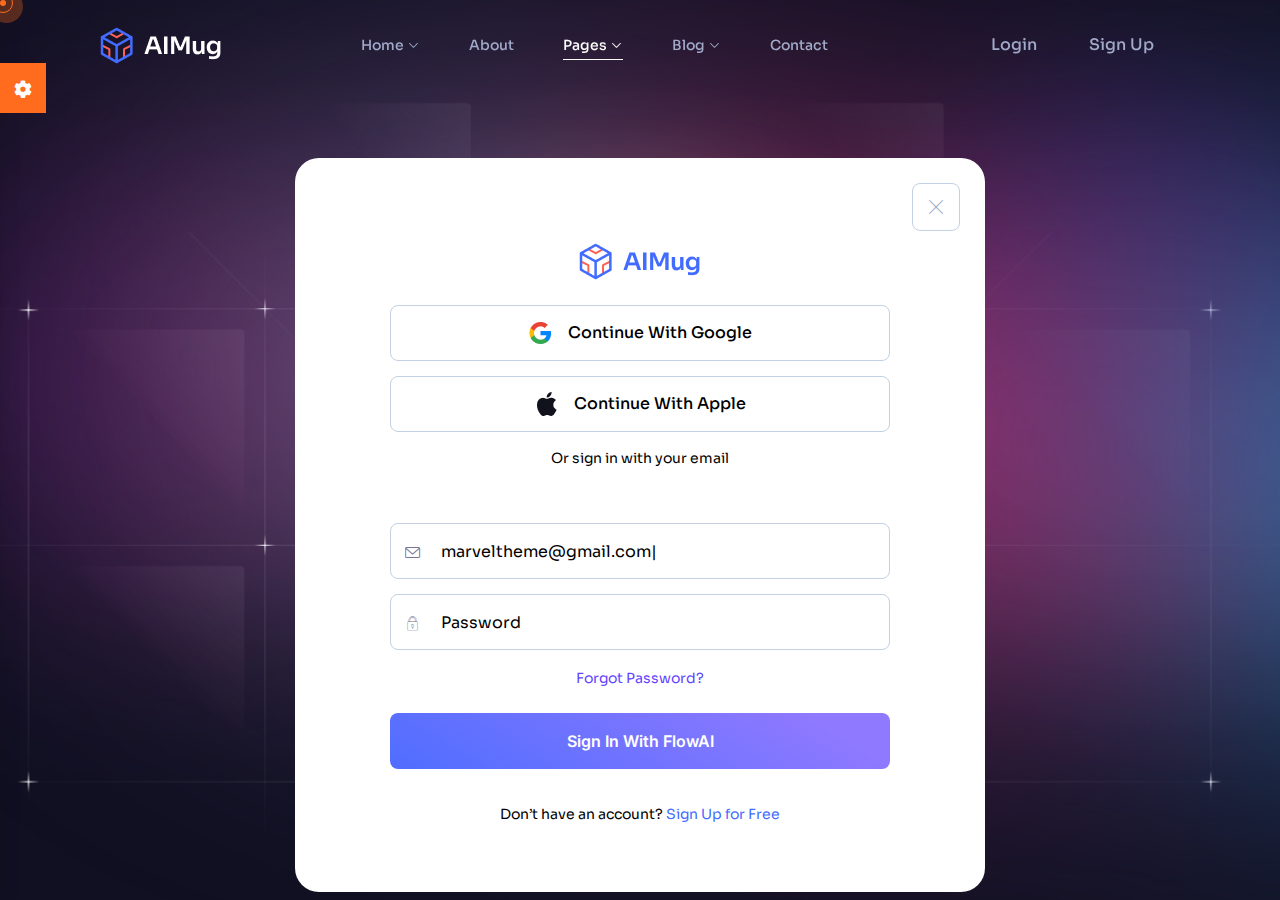
<file: aimug/login.html>
<!DOCTYPE html>
<html>


<!-- Mirrored from marveltheme.com/tf/html/aimug/login.html by HTTrack Website Copier/3.x [XR&CO'2014], Mon, 21 Apr 2025 13:29:40 GMT -->
<head>
	<meta charset="utf-8">
	<title>Aimug - Artificial Intelligence HTML-5 Template</title>

	<link href="https://fonts.googleapis.com/css2?family=Sora:wght@300;400;500;600;700;800&amp;display=swap"
		rel="stylesheet">

	<link href="https://fonts.googleapis.com/css2?family=Inter:wght@100;200;300;400;500;600;700;800;900&amp;display=swap"
		rel="stylesheet">

	<!--Color Switcher Mockup-->
	<link href="css/color-switcher-design.css" rel="stylesheet">
	<!-- Color Themes -->
	<link id="theme-color-file" href="css/color-themes/default-color.css" rel="stylesheet">
	<link rel="shortcut icon" href="images/favicon.png" type="image/x-icon">
	<link rel="icon" href="images/favicon.png" type="image/x-icon">
	<!-- Responsive -->
	<meta http-equiv="X-UA-Compatible" content="IE=edge">
	<meta name="viewport" content="width=device-width, initial-scale=1.0, maximum-scale=1.0, user-scalable=0">

	<!-- Stylesheets -->
	<link href="css/bootstrap.css" rel="stylesheet">
	<link href="css/style.css" rel="stylesheet">
	<link href="css/responsive.css" rel="stylesheet">

</head>

<body class="body-bg-color">

	<div class="page-wrapper">

		<!-- Preloader -->
		<div class="preloader"></div>
		<!-- End Preloader -->

		<!-- Cursor -->
		<div class="cursor"></div>
		<div class="cursor-follower"></div>
		<!-- Cursor End -->


		<!-- Main Header -->
		<header class="main-header main-header-one">
			<!-- Header Lower -->
			<div class="header-lower">
				<div class="main-menu__wrapper">
					<div class="inner-container d-flex align-items-center justify-content-between">

						<!-- Logo Box -->
						<div class="main-header-one__logo-box">
							<a href="index.html"><img src="images/resource/logo-1.png" alt=""></a>
						</div>

						<div class="nav-outer">

							<!-- Main Menu -->
							<nav class="main-menu show navbar-expand-md">
								<div class="navbar-header">
									<button class="navbar-toggler" type="button" data-toggle="collapse"
										data-target="#navbarSupportedContent" aria-controls="navbarSupportedContent"
										aria-expanded="false" aria-label="Toggle navigation">
										<span class="icon-bar"></span>
										<span class="icon-bar"></span>
										<span class="icon-bar"></span>
									</button>
								</div>

								<div class="navbar-collapse collapse clearfix" id="navbarSupportedContent">
									<ul class="navigation clearfix">
										<li class="dropdown"><a href="#">Home</a>
											<ul>
												<li><a href="index.html">Home 01 (AI Products)</a></li>
												<li><a href="index-2.html">Home 02 (Content Writing)</a></li>
												<li><a href="index-3.html">Home 03 (AI Image)</a></li>
												<li class="dropdown"><a href="#">Header Styles</a>
													<ul>
														<li><a href="index.html">Header Style One</a></li>
														<li><a href="index-2.html">Header Style Two</a></li>
														<li><a href="index-3.html">Header Style Three</a></li>
													</ul>
												</li>
											</ul>
										</li>
										<li><a href="about.html">About</a></li>
										<li class="dropdown"><a href="#">Pages</a>
											<ul>
												<li><a href="career.html">Career</a></li>
												<li><a href="career-details.html">Career Details</a></li>
												<li><a href="login.html">Login</a></li>
												<li><a href="create-account.html">Create Account</a></li>
												<li><a href="reset-password.html">Reset Password</a></li>
												<li><a href="404.html">404 Error</a></li>
											</ul>
										</li>
										<li class="dropdown"><a href="#">Blog</a>
											<ul>
												<li><a href="blog.html">Blog</a></li>
												<li><a href="blog-details.html">Blog Detail</a></li>
											</ul>
										</li>
										<li><a href="contact.html">Contact</a></li>
									</ul>
								</div>

							</nav>
							<!-- Main Menu End-->

						</div>

						<!-- Outer Box -->
						<div class="outer-box d-flex align-items-center">

							<ul class="main-header__login-sing-up">
								<li><a href="login.html">Login</a></li>
								<li><a href="create-account.html">Sign Up</a></li>
							</ul>

							<!-- Mobile Navigation Toggler -->
							<div class="mobile-nav-toggler">
								<span class="icon-menu"></span>
							</div>

						</div>
						<!-- End Outer Box -->

					</div>

				</div>
			</div>
			<!-- End Header Lower -->
			<!-- Mobile Menu  -->
			<div class="mobile-menu">
				<div class="menu-backdrop"></div>
				<div class="close-btn"><span class="icon far fa-times fa-fw"></span></div>
				<nav class="menu-box">
					<div class="nav-logo"><a href="index.html"><img src="images/logo-2.png" alt="" title=""></a></div>
					<!-- Search -->
					<div class="search-box">
						<form method="post" action="https://marveltheme.com/tf/html/aimug/contact.html">
							<div class="form-group">
								<input type="search" name="search-field" value="" placeholder="SEARCH HERE" required>
								<button type="submit"><span class="icon far fa-search fa-fw"></span></button>
							</div>
						</form>
					</div>
					<div class="menu-outer">
						<!--Here Menu Will Come Automatically Via Javascript / Same Menu as in Header-->
					</div>
				</nav>
			</div>
			<!-- End Mobile Menu -->
		</header>
		<!-- End Main Header -->


		<!-- Login Page Start -->
		<section class="login-page full-height">
			<div class="login-page__shape-1" style="background-image: url(images/shapes/login-page-shape-1.png);"></div>
			<div class="login-page__shape-2"></div>
			<div class="container">
				<div class="login-page__inner">
					<div class="login-page__close-icon">
						<a href="#"><span class="icon-close"></span></a>
					</div>
					<div class="login-page__top">
						<div class="login-page__logo">
							<a href="index.html"><img src="images/resource/login-page-logo.png" alt=""></a>
						</div>
						<div class="login-page__sign-option-box">
							<a href="#" class="login-page__sign-option"> <img src="images/icons/google-icon.png" alt="">
								Continue With Google</a>
							<a href="#" class="login-page__sign-option"> <img src="images/icons/apple-icon.png" alt="">
								Continue With Apple</a>
							<a href="#" class="sign-in-email">Or sign in with your email</a>
						</div>
					</div>
					<form action="#" class="register-one__form">
						<div class="row">
							<div class="col-md-12">
								<div class="register-one__form__email">
									<input type="email" name="email" placeholder="marveltheme@gmail.com|">
									<i class="icon-envelope"></i>
								</div>
							</div>
							<div class="col-md-12">
								<div class="register-one__form__password">
									<input type="password" name="password" placeholder="Password">
									<i class="icon-lock"></i>
								</div>
							</div>
							<div class="col-md-12">
								<div class="register-one__form__forgot"><a href="#">Forgot Password?</a></div>
							</div>
							<div class="col-md-12">
								<button type="submit" class="thm-btn register-one__btn">
									Sign In with FlowAI
								</button>
							</div>
						</div>
					</form>
					<p class="register-one__tagline">Don’t have an account? <a href="login.html">Sign Up for Free</a>
					</p>
				</div>
			</div>
		</section>
		<!-- Login Page End -->






		<!-- Color Palate / Color Switcher -->
		<div class="color-palate">
			<div class="color-trigger">
				<i class="fas fa-cog fa-fw"></i>
			</div>
			<div class="color-palate-inner">
				<div class="color-palate-head">
					<h6>Choose Options</h6>
				</div>
				<!-- Colors -->
				<div class="various-color clearfix">
					<h6>Multiple Colors</h6><br>
					<div class="colors-list">
						<span class="palate default-color active"
							data-theme-file="css/color-themes/default-color.css"></span>
						<span class="palate blue-color" data-theme-file="css/color-themes/blue-color.css"></span>
						<span class="palate brown-color" data-theme-file="css/color-themes/brown-color.css"></span>
						<span class="palate green-color" data-theme-file="css/color-themes/green-color.css"></span>
						<span class="palate orange-color" data-theme-file="css/color-themes/orange-color.css"></span>
						<span class="palate purple-color" data-theme-file="css/color-themes/purple-color.css"></span>
						<span class="palate teal-color" data-theme-file="css/color-themes/teal-color.css"></span>
						<span class="palate yellow-color" data-theme-file="css/color-themes/yellow-color.css"></span>
					</div>
				</div>
				<h6>RTL Version</h6>
				<ul class="rtl-version option-box">
					<li class="rtl">RTL Version</li>
					<li>LTR Version</li>
				</ul>
				<h6>Boxed Version</h6>
				<ul class="box-version option-box">
					<li class="box">Boxed</li>
					<li>Full width</li>
				</ul>
				<h6>Want Sticky Header</h6>
				<ul class="header-version option-box">
					<li class="box">No</li>
					<li>Yes</li>
				</ul>
				<h6>Dark Verion</h6>
				<ul class="dark-version option-box">
					<li class="box">Yes</li>
					<li>No</li>
				</ul>
				<div class="purchase-box">
					You will find much more options for colors and styling in admin panel. This color picker is used
					only for demonstation purposes.
					<a href="#" class="theme-btn btn-style-two">
						<span class="btn-wrap">
							<span class="text-one">buy now</span>
							<span class="text-two">buy now</span>
						</span>
					</a>
				</div>
			</div>
		</div>
		<!-- End Color Palate / Color Switcher -->

		<!-- Search Popup -->
		<div class="search-popup">
			<div class="color-layer"></div>
			<button class="close-search"><span class="far fa-times fa-fw"></span></button>
			<form method="post" action="https://marveltheme.com/tf/html/aimug/blog.html">
				<div class="form-group">
					<input type="search" name="search-field" value="" placeholder="Search Here" required="">
					<button type="submit"><i class="far fa-search fa-fw"></i></button>
				</div>
			</form>
		</div>
		<!-- End Search Popup -->

	</div>
	<!-- End PageWrapper -->


	<script src="js/jquery.js"></script>
	<script src="js/01-bootstrap.min.js"></script>
	<script src="js/02-bootstrap-select.min.js"></script>
	<script src="js/03-color-settings.js"></script>
	<script src="js/04-owl.js"></script>
	<script src="js/05-jarallax.min.js"></script>
	<script src="js/06-isotope.js"></script>
	<script src="js/07-wow.js"></script>
	<script src="js/08-validate.js"></script>
	<script src="js/09-appear.js"></script>
	<script src="js/10-swiper.min.js"></script>
	<script src="js/11-jquery.easing.min.js"></script>
	<script src="js/12-gsap.min.js"></script>
	<script src="js/13-odometer.js"></script>
	<script src="js/14-tilt.jquery.min.js"></script>
	<script src="js/15-magnific-popup.min.js"></script>
	<script src="js/16-jquery-ui.js"></script>
	<script src="js/17-marquee.min.js"></script>
	<script src="js/18-jquery.circleType.js"></script>
	<script src="js/19-jquery.lettering.min.js"></script>



	<script src="js/script.js"></script>


	<!--[if lt IE 9]><script src="https://cdnjs.cloudflare.com/ajax/libs/html5shiv/3.7.3/html5shiv.js"></script><![endif]-->
	<!--[if lt IE 9]><script src="js/respond.js"></script><![endif]-->

</body>


<!-- Mirrored from marveltheme.com/tf/html/aimug/login.html by HTTrack Website Copier/3.x [XR&CO'2014], Mon, 21 Apr 2025 13:29:41 GMT -->
</html>
</file>
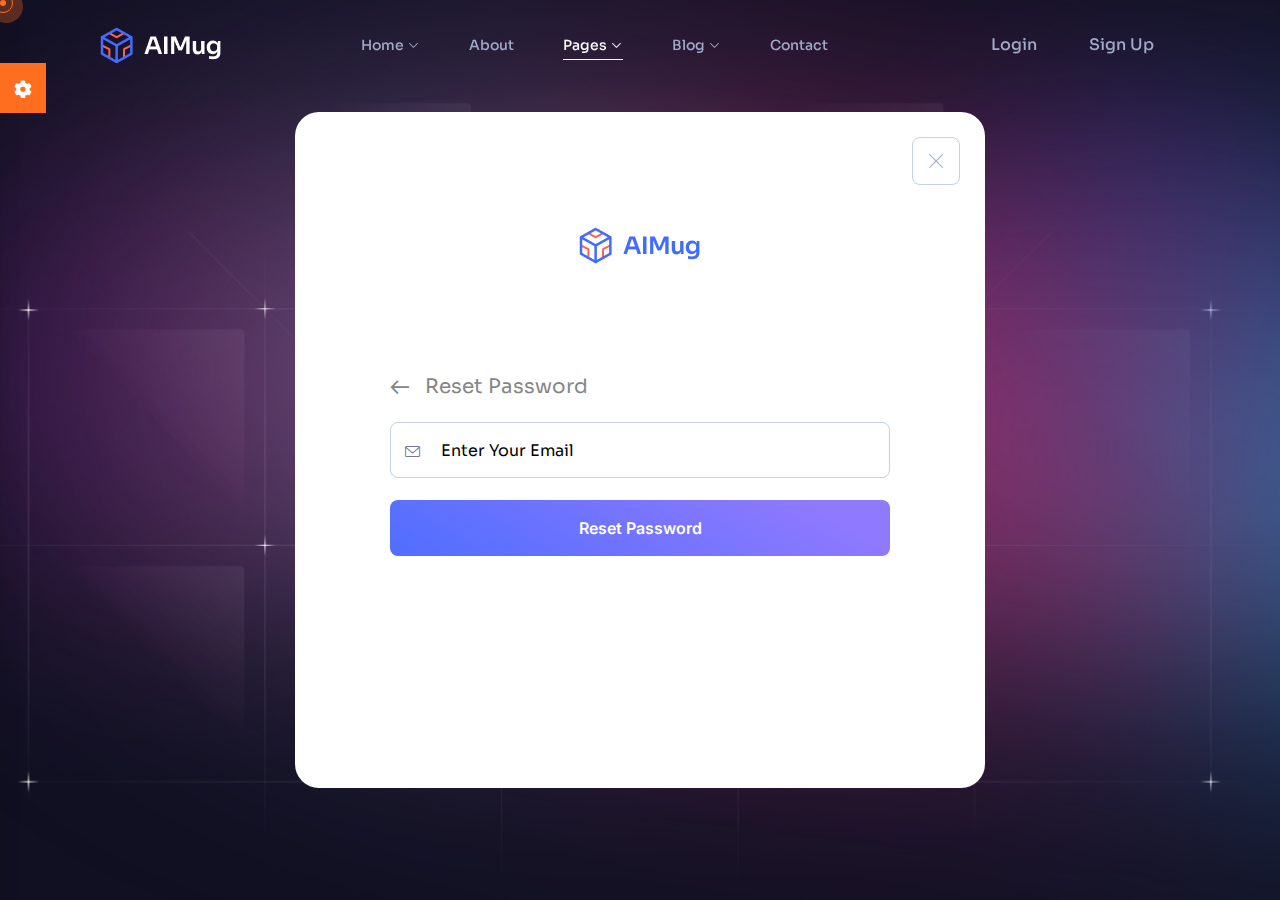
<file: aimug/reset-password.html>
<!DOCTYPE html>
<html>


<!-- Mirrored from marveltheme.com/tf/html/aimug/reset-password.html by HTTrack Website Copier/3.x [XR&CO'2014], Mon, 21 Apr 2025 13:29:41 GMT -->
<head>
	<meta charset="utf-8">
	<title>Aimug - Artificial Intelligence HTML-5 Template</title>

	<link href="https://fonts.googleapis.com/css2?family=Sora:wght@300;400;500;600;700;800&amp;display=swap"
		rel="stylesheet">

	<link href="https://fonts.googleapis.com/css2?family=Inter:wght@100;200;300;400;500;600;700;800;900&amp;display=swap"
		rel="stylesheet">

	<!--Color Switcher Mockup-->
	<link href="css/color-switcher-design.css" rel="stylesheet">
	<!-- Color Themes -->
	<link id="theme-color-file" href="css/color-themes/default-color.css" rel="stylesheet">
	<link rel="shortcut icon" href="images/favicon.png" type="image/x-icon">
	<link rel="icon" href="images/favicon.png" type="image/x-icon">
	<!-- Responsive -->
	<meta http-equiv="X-UA-Compatible" content="IE=edge">
	<meta name="viewport" content="width=device-width, initial-scale=1.0, maximum-scale=1.0, user-scalable=0">

	<!-- Stylesheets -->
	<link href="css/bootstrap.css" rel="stylesheet">
	<link href="css/style.css" rel="stylesheet">
	<link href="css/responsive.css" rel="stylesheet">

</head>

<body class="body-bg-color">

	<div class="page-wrapper">

		<!-- Preloader -->
		<div class="preloader"></div>
		<!-- End Preloader -->

		<!-- Cursor -->
		<div class="cursor"></div>
		<div class="cursor-follower"></div>
		<!-- Cursor End -->


		<!-- Main Header -->
		<header class="main-header main-header-one">
			<!-- Header Lower -->
			<div class="header-lower">
				<div class="main-menu__wrapper">
					<div class="inner-container d-flex align-items-center justify-content-between">

						<!-- Logo Box -->
						<div class="main-header-one__logo-box">
							<a href="index.html"><img src="images/resource/logo-1.png" alt=""></a>
						</div>

						<div class="nav-outer">

							<!-- Main Menu -->
							<nav class="main-menu show navbar-expand-md">
								<div class="navbar-header">
									<button class="navbar-toggler" type="button" data-toggle="collapse"
										data-target="#navbarSupportedContent" aria-controls="navbarSupportedContent"
										aria-expanded="false" aria-label="Toggle navigation">
										<span class="icon-bar"></span>
										<span class="icon-bar"></span>
										<span class="icon-bar"></span>
									</button>
								</div>

								<div class="navbar-collapse collapse clearfix" id="navbarSupportedContent">
									<ul class="navigation clearfix">
										<li class="dropdown"><a href="#">Home</a>
											<ul>
												<li><a href="index.html">Home 01 (AI Products)</a></li>
												<li><a href="index-2.html">Home 02 (Content Writing)</a></li>
												<li><a href="index-3.html">Home 03 (AI Image)</a></li>
												<li class="dropdown"><a href="#">Header Styles</a>
													<ul>
														<li><a href="index.html">Header Style One</a></li>
														<li><a href="index-2.html">Header Style Two</a></li>
														<li><a href="index-3.html">Header Style Three</a></li>
													</ul>
												</li>
											</ul>
										</li>
										<li><a href="about.html">About</a></li>
										<li class="dropdown"><a href="#">Pages</a>
											<ul>
												<li><a href="career.html">Career</a></li>
												<li><a href="career-details.html">Career Details</a></li>
												<li><a href="login.html">Login</a></li>
												<li><a href="create-account.html">Create Account</a></li>
												<li><a href="reset-password.html">Reset Password</a></li>
												<li><a href="404.html">404 Error</a></li>
											</ul>
										</li>
										<li class="dropdown"><a href="#">Blog</a>
											<ul>
												<li><a href="blog.html">Blog</a></li>
												<li><a href="blog-details.html">Blog Detail</a></li>
											</ul>
										</li>
										<li><a href="contact.html">Contact</a></li>
									</ul>
								</div>

							</nav>
							<!-- Main Menu End-->

						</div>

						<!-- Outer Box -->
						<div class="outer-box d-flex align-items-center">

							<ul class="main-header__login-sing-up">
								<li><a href="login.html">Login</a></li>
								<li><a href="create-account.html">Sign Up</a></li>
							</ul>

							<!-- Mobile Navigation Toggler -->
							<div class="mobile-nav-toggler">
								<span class="icon-menu"></span>
							</div>

						</div>
						<!-- End Outer Box -->

					</div>

				</div>
			</div>
			<!-- End Header Lower -->
			<!-- Mobile Menu  -->
			<div class="mobile-menu">
				<div class="menu-backdrop"></div>
				<div class="close-btn"><span class="icon far fa-times fa-fw"></span></div>
				<nav class="menu-box">
					<div class="nav-logo"><a href="index.html"><img src="images/logo-2.png" alt="" title=""></a></div>
					<!-- Search -->
					<div class="search-box">
						<form method="post" action="https://marveltheme.com/tf/html/aimug/contact.html">
							<div class="form-group">
								<input type="search" name="search-field" value="" placeholder="SEARCH HERE" required>
								<button type="submit"><span class="icon far fa-search fa-fw"></span></button>
							</div>
						</form>
					</div>
					<div class="menu-outer">
						<!--Here Menu Will Come Automatically Via Javascript / Same Menu as in Header-->
					</div>
				</nav>
			</div>
			<!-- End Mobile Menu -->
		</header>
		<!-- End Main Header -->


		<!-- Reset Password Start -->
		<section class="reset-password-page full-height">
			<div class="login-page__shape-1" style="background-image: url(images/shapes/login-page-shape-1.png);"></div>
			<div class="login-page__shape-2"></div>
			<div class="container">
				<div class="reset-password-page__inner">
					<div class="reset-password-page__close-icon">
						<a href="#"><span class="icon-close"></span></a>
					</div>
					<div class="reset-password-page__top">
						<div class="reset-password-page__logo">
							<a href="index.html"><img src="images/resource/login-page-logo.png" alt=""></a>
						</div>
					</div>
					<div class="reset-password-option">
						<a href="#"><span class="icon-prev"></span>Reset Password</a>
					</div>
					<form action="#" class="register-one__form">
						<div class="row">
							<div class="col-md-12">
								<div class="register-one__form__email">
									<input type="email" name="email" placeholder="Enter Your Email">
									<i class="icon-envelope"></i>
								</div>
							</div>
							<div class="col-md-12">
								<button type="submit" class="thm-btn register-one__btn">
									Reset Password
								</button>
							</div>
						</div>
					</form>
				</div>
			</div>
		</section>
		<!-- Reset Password End -->




		<!-- Color Palate / Color Switcher -->
		<div class="color-palate">
			<div class="color-trigger">
				<i class="fas fa-cog fa-fw"></i>
			</div>
			<div class="color-palate-inner">
				<div class="color-palate-head">
					<h6>Choose Options</h6>
				</div>
				<!-- Colors -->
				<div class="various-color clearfix">
					<h6>Multiple Colors</h6><br>
					<div class="colors-list">
						<span class="palate default-color active"
							data-theme-file="css/color-themes/default-color.css"></span>
						<span class="palate blue-color" data-theme-file="css/color-themes/blue-color.css"></span>
						<span class="palate brown-color" data-theme-file="css/color-themes/brown-color.css"></span>
						<span class="palate green-color" data-theme-file="css/color-themes/green-color.css"></span>
						<span class="palate orange-color" data-theme-file="css/color-themes/orange-color.css"></span>
						<span class="palate purple-color" data-theme-file="css/color-themes/purple-color.css"></span>
						<span class="palate teal-color" data-theme-file="css/color-themes/teal-color.css"></span>
						<span class="palate yellow-color" data-theme-file="css/color-themes/yellow-color.css"></span>
					</div>
				</div>
				<h6>RTL Version</h6>
				<ul class="rtl-version option-box">
					<li class="rtl">RTL Version</li>
					<li>LTR Version</li>
				</ul>
				<h6>Boxed Version</h6>
				<ul class="box-version option-box">
					<li class="box">Boxed</li>
					<li>Full width</li>
				</ul>
				<h6>Want Sticky Header</h6>
				<ul class="header-version option-box">
					<li class="box">No</li>
					<li>Yes</li>
				</ul>
				<h6>Dark Verion</h6>
				<ul class="dark-version option-box">
					<li class="box">Yes</li>
					<li>No</li>
				</ul>
				<div class="purchase-box">
					You will find much more options for colors and styling in admin panel. This color picker is used
					only for demonstation purposes.
					<a href="#" class="theme-btn btn-style-two">
						<span class="btn-wrap">
							<span class="text-one">buy now</span>
							<span class="text-two">buy now</span>
						</span>
					</a>
				</div>
			</div>
		</div>
		<!-- End Color Palate / Color Switcher -->

		<!-- Search Popup -->
		<div class="search-popup">
			<div class="color-layer"></div>
			<button class="close-search"><span class="far fa-times fa-fw"></span></button>
			<form method="post" action="https://marveltheme.com/tf/html/aimug/blog.html">
				<div class="form-group">
					<input type="search" name="search-field" value="" placeholder="Search Here" required="">
					<button type="submit"><i class="far fa-search fa-fw"></i></button>
				</div>
			</form>
		</div>
		<!-- End Search Popup -->

	</div>
	<!-- End PageWrapper -->

	<!-- Scroll To Top -->
	<div class="scroll-to-top scroll-to-target" data-target="html"><span class="fas fa-arrow-up fa-fw"></span></div>

	<script src="js/jquery.js"></script>
	<script src="js/01-bootstrap.min.js"></script>
	<script src="js/02-bootstrap-select.min.js"></script>
	<script src="js/03-color-settings.js"></script>
	<script src="js/04-owl.js"></script>
	<script src="js/05-jarallax.min.js"></script>
	<script src="js/06-isotope.js"></script>
	<script src="js/07-wow.js"></script>
	<script src="js/08-validate.js"></script>
	<script src="js/09-appear.js"></script>
	<script src="js/10-swiper.min.js"></script>
	<script src="js/11-jquery.easing.min.js"></script>
	<script src="js/12-gsap.min.js"></script>
	<script src="js/13-odometer.js"></script>
	<script src="js/14-tilt.jquery.min.js"></script>
	<script src="js/15-magnific-popup.min.js"></script>
	<script src="js/16-jquery-ui.js"></script>
	<script src="js/17-marquee.min.js"></script>
	<script src="js/18-jquery.circleType.js"></script>
	<script src="js/19-jquery.lettering.min.js"></script>



	<script src="js/script.js"></script>


	<!--[if lt IE 9]><script src="https://cdnjs.cloudflare.com/ajax/libs/html5shiv/3.7.3/html5shiv.js"></script><![endif]-->
	<!--[if lt IE 9]><script src="js/respond.js"></script><![endif]-->

</body>


<!-- Mirrored from marveltheme.com/tf/html/aimug/reset-password.html by HTTrack Website Copier/3.x [XR&CO'2014], Mon, 21 Apr 2025 13:29:41 GMT -->
</html>
</file>
<file: aimug/css/color-switcher-design.css>
/*** 

====================================================================
	Color Palate Style / Color Switcher Style
====================================================================
***/

:root {}


.color-palate {
	background: #ffffff none repeat scroll 0 0;
	-webkit-box-shadow: 0 0 20px 1px rgba(0, 0, 0, 0.1);
	-ms-box-shadow: 0 0 20px 1px rgba(0, 0, 0, 0.1);
	-o-box-shadow: 0 0 20px 1px rgba(0, 0, 0, 0.1);
	-moz-box-shadow: 0 0 20px 1px rgba(0, 0, 0, 0.1);
	box-shadow: 0 0 20px 1px rgba(0, 0, 0, 0.1);
	position: fixed;
	left: -285px;
	text-align: center;
	top: 0%;
	transition: all 0.5s ease 0s;
	width: 285px;
	z-index: 999;
	height: 100%;
	padding-bottom: 30px;
}

.color-palate-inner {
	position: relative;
	height: 100%;
	overflow-x: hidden;
	overflow-y: auto;
	-webkit-transition: all;
}

/* width */
.color-palate-inner::-webkit-scrollbar {
	width: 5px;
}

/* Track */
.color-palate-inner::-webkit-scrollbar-track {
	background: #f1f1f1;
}

/* Handle */
.color-palate-inner::-webkit-scrollbar-thumb {
	background: #888;
}

/* Handle on hover */
.color-palate-inner::-webkit-scrollbar-thumb:hover {
	background: #555;
}


.color-palate-head {
	background: var(--thm-base) none repeat scroll 0 0;
	padding: 12px 0;
}

.color-palate-head h6 {
	font-weight: 500;
	color: #ffffff !important;
}

.color-palate-head h6,
.secondary-head h6 {
	color: #ffffff;
	font-size: 14px;
	font-weight: 600;
	margin: 0px;
	margin-top: 4px;
	text-transform: uppercase;
}

.palate {
	background: var(--thm-base) none repeat scroll 0 0;
	display: block;
	float: left;
	height: 45px;
	margin: 0 2.5% 12px;
	width: 20%;
	cursor: pointer;
	position: relative;
}

.colors-list .active::after {
	background: url(../images/icons/tick.png) center center no-repeat !important;
	background-repeat: no-repeat;
	content: '';
	position: absolute;
	top: 0px;
	left: 0px;
	width: 100%;
	height: 100%;
}

.various-color {
	overflow: hidden;
	padding: 20px 0 15px;
}

.colors-list {
	margin: 0 20px;
}

.secondary-head {
	background: #222222 none repeat scroll 0 0;
	padding: 14px 0;
}

.secondary-color {
	padding: 23px 0;
}

.secondary-colors-list {
	margin: 0 80px;
}

.palate-foo {
	color: #777777;
	font-size: 13px;
	font-weight: 400;
	padding: 0 30px;
	line-height: 1.8em;
}

.palate-foo span {
	display: block;
	padding-top: 20px;
	margin-top: 5px;
	border-top: 1px dotted #b2b2b2;
}


.palate.default-color {
	background: #FF6C1E none repeat scroll 0 0;
}

.palate.blue-color {
	background: #246af4 none repeat scroll 0 0;
}

.palate.brown-color {
	background: #964B00 none repeat scroll 0 0;
}

.palate.green-color {
	background: #3ead3c none repeat scroll 0 0;
}

.palate.orange-color {
	background: #ffb347 none repeat scroll 0 0;
}

.palate.purple-color {
	background: #bb54e1 none repeat scroll 0 0;
}

.palate.teal-color {
	background: #44A9AA none repeat scroll 0 0;
}

.palate.yellow-color {
	background: #fed000 none repeat scroll 0 0;
}









.color-trigger {
	background: var(--thm-base) none repeat scroll 0 0;
	cursor: pointer;
	height: 50px;
	right: -46px;
	position: absolute;
	top: 7%;
	width: 46px;
	padding-top: 6px;

}

.color-trigger .fa-fw {
	animation: fa-spin 2s linear infinite;
	-webkit-animation: fa-spin 2s linear infinite;
	-moz-animation: fa-spin 2s linear infinite;
	-ms-animation: fa-spin 2s linear infinite;
	-o-animation: fa-spin 2s linear infinite;
}

.color-trigger:before {
	content: '';
	position: absolute;
	left: 0px;
	top: 0px;
	width: 100%;
	height: 100%;
}

.color-trigger i {
	color: #ffffff;
	font-size: 18px;
	line-height: 40px;
}

.color-palate.visible-palate {
	left: 0px;
}

.color-palate h6 {
	font-weight: 500;
	color: #000000;
	text-transform: uppercase;
	font-size: 16px;
}

.color-palate .rtl-version {
	padding-top: 10px;
	padding-bottom: 0px;
}

.color-palate .box-version {
	padding-top: 10px;
	padding-bottom: 0px;
}

.color-palate .option-box {
	padding-top: 10px;
	padding-bottom: 5px;
}

.color-palate .option-box>li {
	position: relative;
	color: #ffffff;
	width: 40%;
	margin: 0px 3px;
	cursor: pointer;
	margin-bottom: 9px;
	padding: 8px 12px;
	font-size: 12px;
	display: inline-block;
	background-color: var(--thm-base);
	text-transform: uppercase;
}

@-webkit-keyframes rotation {
	from {
		-webkit-transform: rotate(0deg);
	}

	to {
		-webkit-transform: rotate(359deg);
	}
}

.color-palate .demos-carousel {
	position: relative;
	padding: 15px 20px 0px;
}

.color-palate .demos-carousel .demos-title {
	position: relative;
	color: var(--thm-black);
	font-weight: 700;
	margin-bottom: var(--margin-bottom-10);
}

.color-palate .demos-carousel .owl-dots {
	display: none;
}

.color-palate .demos-carousel .owl-nav {
	position: absolute;
	left: 0px;
	top: 50%;
	z-index: 99999;
	width: 100%;
	margin-top: -15px;
	transition: all 0.3s ease;
	-moz-transition: all 0.3s ease;
	-webkit-transition: all 0.3s ease;
	-ms-transition: all 0.3s ease;
	-o-transition: all 0.3s ease;
}

.color-palate .demos-carousel .owl-prev {
	position: absolute;
	left: -15px;
	width: 34px;
	height: 34px;
	line-height: 34px;
	text-align: center;
	border-radius: 50px;
	font-size: 14px;
	color: var(--thm-base);
	transition: all 500ms ease;
	-moz-transition: all 500ms ease;
	-webkit-transition: all 500ms ease;
	-ms-transition: all 500ms ease;
	-o-transition: all 500ms ease;
	background-color: var(--white-color);
	box-shadow: 0px 0px 15px rgba(0, 0, 0, 0.10);
}

.color-palate .demos-carousel .owl-next {
	position: absolute;
	right: -15px;
	width: 34px;
	height: 34px;
	line-height: 34px;
	text-align: center;
	border-radius: 50px;
	font-size: 14px;
	color: var(--thm-black);
	transition: all 500ms ease;
	-moz-transition: all 500ms ease;
	-webkit-transition: all 500ms ease;
	-ms-transition: all 500ms ease;
	-o-transition: all 500ms ease;
	background-color: var(--thm-base);
	box-shadow: 0px 0px 15px rgba(0, 0, 0, 0.10);
}

.color-palate .demos-carousel .owl-prev:hover,
.color-palate .demos-carousel .owl-next:hover {
	color: var(--thm-white);
	background-color: var(--thm-base);
}

.color-palate .demos-carousel li {
	position: relative;
	border: 1px solid rgba(0, 0, 0, 0.10);
}

.color-palate .purchase-box {
	position: relative;
	padding: 10px 15px 0px;
}

.color-palate .purchase-box .theme-btn {
	position: relative;
	padding: 12px 36px;
	margin-top: 20px;
}
</file>
<file: aimug/css/color-themes/default-color.css>
@charset "utf-8";

/* CSS Document */



:root {
	--thm-base: #FF6C1E;
	--thm-base-rgb: 255, 108, 30;
}
</file>
<file: aimug/css/responsive.css>
/* Medium screen  */
@media only screen and (min-width: 1200px) and (max-width: 1349px) {
	.solutions-two__content-one-left {
		margin-right: 0;
	}

	.solutions-two__content-one-right {
		margin-left: 0;
	}

	.solutions-two__content-three-right {
		margin-left: 0;
	}

	.pricing-one__discount {
		right: 352px;
	}

	.core-feature__content-one-left {
		margin-left: 0;
		margin-right: 0;
		margin-top: 0;
	}

	.core-feature__content-one-right {
		margin-left: 0;
		margin-right: 0;
	}

	.core-feature__content-two-right {
		margin-left: 0;
		margin-right: 0;
		margin-top: 0;
	}

	.image-generator-tools__inner {
		padding: 117px 40px 100px;
	}

	.image-generator-tools__main-content .row {
		--bs-gutter-x: 50px;
	}

	.art-and-image-tool__right {
		margin-top: 80px;
	}

	.amazing-art-tool__left {
		margin-left: 0;
		margin-right: 0;
	}

	.create-something__inner {
		padding-left: 20px;
		padding-right: 20px;
	}

	.create-something__left {
		margin-right: 65px;
	}

	.about-one__left {
		margin-top: 0;
		margin-right: 0;
	}

	.contact-one__left {
		margin-right: 0;
	}

	.counter-one__single {
		padding: 37px 35px 59px;
	}

	.counter-one__text-1 br {
		display: none;
	}










}








/* Medium screen  */
@media only screen and (min-width: 992px) and (max-width: 1199px) {
	.testimonial-one__single-5 {
		margin-top: 0;
	}

	.testimonial-one__single-6 {
		margin-top: 0;
	}

	.testimonial-one__single-8 {
		margin-top: 0;
	}

	.testimonial-one__single-9 {
		margin-top: 0;
	}

	.testimonial-one__single-11 {
		margin-top: 0;
	}

	.testimonial-one__single-12 {
		margin-top: 0;
	}

	.pricing-one__discount {
		right: 252px;
	}

	.pricing-one__single {
		padding: 32px 20px 52px;
	}

	.footer-widget__newsletter {
		margin-left: 0;
		margin-top: 37px;
	}

	.footer-widget__resources {
		margin-top: 37px;
	}

	.how-tool-work__content {
		padding: 33px 20px 32px;
	}

	.how-tool-work__title-two {
		font-size: 20px;
	}

	.core-feature__content-one-left {
		margin-left: 0;
		margin-right: 0;
		margin-top: 0;
	}

	.core-feature__content-one-right {
		margin-left: 0;
		margin-right: 0;
	}

	.core-feature__content-two-right {
		margin-left: 0;
		margin-right: 0;
		margin-top: 0;
	}

	.image-generator-tools__inner {
		padding: 117px 30px 100px;
	}

	.image-generator-tools__main-content .row {
		--bs-gutter-x: 30px;
	}

	.art-and-image-tool__left {
		margin-left: 0;
		margin-right: 0;
	}

	.art-and-image-tool__right {
		margin-left: 0;
		margin-right: 0;
		margin-top: 80px;
	}

	.amazing-art-tool__left {
		margin-left: 0;
		margin-right: 0;
	}

	.amazing-art-tool__title {
		font-size: 35px;
	}

	.create-something__inner {
		padding-left: 60px;
		padding-right: 60px;
		padding-top: 50px;
		padding-bottom: 34px;
	}

	.create-something__left {
		margin-top: 0;
		margin-right: 0;
	}

	.create-something__right {
		margin-left: 0;
		margin-top: 50px;
	}

	.about-one__left {
		margin-top: 0;
		margin-right: 0;
	}

	.contact-one__left {
		margin-right: 0;
	}

	.contact-one__right {
		margin-left: 0;
	}

	.solutions-two__content-one-left {
		margin-right: 0;
	}

	.solutions-two__content-one-right {
		margin-left: 0;
	}

	.solutions-two__content-one {
		padding: 45px 20px 45px;
		padding-right: 20px;
	}


	.login-page {
		padding-top: 100px;
		padding-bottom: 100px;
		height: inherit !important;
	}



	.reset-password-page__inner {
		padding: 75px 95px 100px;
	}

	.reset-password-page__top {
		margin-bottom: 50px;
	}



	.reset-password-page {
		height: inherit !important;
		padding-top: 100px;
	}

	.login-page__shape-1 {
		display: none;
	}

	.login-page__shape-2 {
		display: none;
	}











}








/* Tablet Layout: 768px. */
@media only screen and (min-width: 768px) and (max-width: 991px) {
	.section-title__title br {
		display: none;
	}

	.solutions-two__content-one-right {
		margin-left: 0;
		margin-top: 50px;
	}

	.solutions-two__content-three-right {
		margin-left: 0;
		margin-top: 30px;
	}

	.testimonial-one__single-5 {
		margin-top: 0;
	}

	.testimonial-one__single-6 {
		margin-top: 0;
	}

	.testimonial-one__single-8 {
		margin-top: 0;
	}

	.testimonial-one__single-9 {
		margin-top: 0;
	}

	.testimonial-one__single-11 {
		margin-top: 0;
	}

	.testimonial-one__single-12 {
		margin-top: 0;
	}

	.pricing-one__discount {
		right: 140px;
	}

	.footer-widget__newsletter {
		margin-left: 0;
		margin-top: 37px;
	}

	.footer-widget__resources {
		margin-top: 37px;
	}

	.copywriting-tool__title br {
		display: none;
	}

	.core-feature__content-one-left {
		margin-left: 0;
		margin-right: 0;
		margin-top: 0;
		margin-bottom: 30px;
	}

	.core-feature__content-two-left {
		margin-right: 0px;
		margin-bottom: 30px;
	}

	.core-feature__content-one-right {
		margin-left: 0;
		margin-right: 0;
	}

	.core-feature__content-two-right {
		margin-left: 0;
		margin-right: 0;
		margin-top: 0;
	}

	.banner-one__right {
		margin-top: 50px;
	}

	.gallery-one__title-one {
		font-size: 40px;
	}

	.gallery-one__title-two {
		font-size: 40px;
	}

	.art-and-image-tool__left {
		margin-left: 0;
		margin-right: 0;
	}

	.art-and-image-tool__right {
		margin-left: 0;
		margin-right: 0;
		margin-top: 0;
	}

	.amazing-art-tool__left {
		margin-left: 0;
		margin-right: 0;
		margin-bottom: 70px;
	}

	.create-something__inner {
		padding-left: 60px;
		padding-right: 60px;
		padding-top: 50px;
		padding-bottom: 34px;
	}

	.create-something__left {
		margin-top: 0;
		margin-right: 0;
	}

	.create-something__right {
		margin-left: 0;
		margin-top: 50px;
	}

	.about-one__left {
		margin-top: 0;
		margin-right: 0;
		margin-bottom: 50px;
	}

	.team-one__title br {
		display: none;
	}

	.ai-product__top-title br {
		display: none;
	}

	.career-page__single {
		padding: 47px 15px 47px;
	}

	.career-page__theme-list>li+li {
		margin-left: 15px;
	}

	.contact-one__left {
		margin-top: 0;
		margin-right: 0;
	}

	.contact-one__right {
		margin-left: 0;
		margin-top: 50px;
	}

	.career-page-top__job-apply-theme-list>li+li {
		margin-left: 10px;
	}

	.career-page-top__interested-job {
		padding: 40px 40px 40px;
	}


	.login-page {
		height: inherit !important;
		padding-top: 100px;
		padding-bottom: 120px;
	}


	.reset-password-page {
		height: inherit !important;
		padding-top: 60px;
	}

	.reset-password-page__inner {
		padding: 75px 95px 100px;
	}



	.reset-password-page {
		height: inherit !important;
		padding-top: 100px;
	}

	.login-page__shape-1 {
		display: none;
	}

	.login-page__shape-2 {
		display: none;
	}










}










/* Mobile Layout: 320px. */
@media only screen and (max-width: 767px) {
	.feature-one__rating {
		flex-direction: column;
		align-items: baseline;
	}

	.feature-one__rating li+li {
		margin-left: 0;
		margin-top: 20px;
	}

	.feature-one__title {
		font-size: 30px;
		line-height: 40px;
	}

	.section-title__title {
		font-size: 30px;
		line-height: 40px;
	}

	.section-title__title br {
		display: none;
	}

	.solutions-two__content-one {
		padding-left: 15px;
		padding-right: 15px;
	}

	.solutions-two__content-one-left {
		margin-right: 0;
	}

	.solutions-two__content-two-single {
		padding-left: 15px;
		padding-right: 15px;
	}

	.solutions-two__content-three {
		padding: 64px 15px 82px;
		padding-right: 15px;
	}

	.solutions-two__content-three-points-box {
		flex-direction: column;
		align-items: baseline;
	}

	.solutions-two__content-three-points-2 {
		margin-left: 0;
		margin-top: 6px;
	}


	.solutions-two__content-one-right {
		margin-left: 0;
		margin-top: 50px;
	}

	.solutions-two__content-three-right {
		margin-left: 0;
		margin-top: 30px;
	}

	.brand-one__brand-list-box {
		padding-left: 0;
		padding-right: 0;
	}

	.brand-one__list {
		flex-direction: column;
	}

	.brand-one__list li+li {
		margin-top: 10px;
	}

	.collaboration-one__title {
		font-size: 30px;
		line-height: 45px;
	}

	.collaboration-one__inner {
		padding: 120px 0 120px;
	}

	.collaboration-one__icon-box {
		display: flex;
		margin-top: 60px;
		align-items: center;
		justify-content: center;
		flex-direction: column;
	}

	.collaboration-one__icon-1 {
		position: relative;
		top: 0px;
		left: 0px;
	}

	.collaboration-one__icon-2 {
		position: relative;
		top: 0;
		right: 0;
		margin-top: 20px;
		margin-bottom: 20px;
	}

	.collaboration-one__icon-3 {
		position: relative;
		top: 0;
		left: 0;
	}

	.collaboration-one__icon-4 {
		position: relative;
		top: 0;
		right: 0;
		margin-top: 20px;
		margin-bottom: 20px;
	}

	.collaboration-one__icon-5 {
		position: relative;
		bottom: 0;
		left: 0;
	}

	.collaboration-one__icon-6 {
		position: relative;
		bottom: 0;
		right: 0;
		margin-top: 20px;
		margin-bottom: 20px;
	}

	.collaboration-one__icon-7 {
		position: relative;
		bottom: 0;
		left: 0;
	}

	.testimonial-one__single-5 {
		margin-top: 0;
	}

	.testimonial-one__single-6 {
		margin-top: 0;
	}

	.testimonial-one__single-8 {
		margin-top: 0;
	}

	.testimonial-one__single-9 {
		margin-top: 0;
	}

	.testimonial-one__single-11 {
		margin-top: 0;
	}

	.testimonial-one__single-12 {
		margin-top: 0;
	}

	.pricing-one__discount {
		display: none;
	}

	.pricing-one__section-title__title {
		font-size: 30px;
		line-height: 40px;
	}

	.pricing-one__single {
		padding: 32px 20px 52px;
	}

	.free-trail__text br {
		display: none;
	}

	.free-trail__wrap {
		padding: 90px 20px 90px;
	}

	.footer-widget__newsletter {
		margin-left: 0;
		margin-top: 38px;
	}

	.footer-widget__company {
		margin-top: 38px;
		margin-bottom: 38px;
	}

	.copywriting-tool__title br {
		display: none;
	}

	.copywriting-tool__title {
		font-size: 30px;
		line-height: 40px;
	}

	.copywriting-tool-shape-1,
	.copywriting-tool-shape-3 {
		display: none;
	}

	.copywriting-tool__btn-box {
		flex-direction: column;
	}

	.copywriting-tool__btn-two {
		margin-left: 0;
		margin-top: 20px;
	}

	.how-tool-work__title {
		font-size: 30px;
		line-height: 40px;
	}

	.core-feature__content-one-left {
		margin-left: 0;
		margin-right: 0;
		margin-top: 0;
		margin-bottom: 30px;
	}

	.core-feature__content-two-left {
		margin-right: 0px;
		margin-bottom: 30px;
	}

	.core-feature__content-one-right {
		margin-left: 0;
		margin-right: 0;
	}

	.core-feature__content-two-right {
		margin-left: 0;
		margin-right: 0;
		margin-top: 0;
	}

	.counter-one__single {
		padding: 37px 15px 59px;
	}

	.counter-one__top {
		flex-direction: column;
		align-items: baseline;
	}

	.counter-one__count {
		margin-left: 0;
		margin-top: 20px;
	}

	.counter-one__text-1 br {
		display: none;
	}

	.counter-one__text-box {
		padding: 68px 15px 68px;
	}

	.brand-two__list {
		flex-direction: column;
	}

	.brand-two__list li+li {
		margin-top: 10px;
	}

	.banner-one__right {
		margin-top: 50px;
	}

	.banner-one__title {
		font-size: 30px;
		line-height: 45px;
	}

	.gallery-one__title-one {
		font-size: 30px;
		line-height: 40px;
	}

	.gallery-one__title-two {
		font-size: 30px;
		line-height: 40px;
	}

	.image-generator-tools__inner {
		padding: 117px 30px 100px;
	}

	.image-generator-tools__main-content .row {
		--bs-gutter-x: 30px;
	}

	.image-generator-tools__title {
		font-size: 30px;
		line-height: 45px;
	}

	.image-generator-tools__title br {
		display: none;
	}

	.art-and-image-tool__left {
		margin-left: 0;
		margin-right: 0;
	}

	.art-and-image-tool__right {
		margin-left: 0;
		margin-right: 0;
		margin-top: 0;
	}

	.amazing-art-tool__left {
		margin-left: 0;
		margin-right: 0;
		margin-bottom: 70px;
	}

	.amazing-art-tool__points-box {
		flex-direction: column;
		align-items: baseline;
	}

	.amazing-art-tool__points--two {
		margin-left: 0;
		margin-top: 4px;
	}

	.amazing-art-tool__right {
		margin-top: 0px;
		margin-left: 0;
		margin-right: 0;
	}

	.amazing-art-tool__right:before {
		display: none;
	}

	.case-two__title br {
		display: none;
	}

	.testimonial-two__sec-title br {
		display: none;
	}

	.create-something__inner {
		padding-left: 15px;
		padding-right: 15px;
		padding-top: 50px;
		padding-bottom: 34px;
	}

	.create-something__left {
		margin-top: 0;
		margin-right: 0;
	}

	.create-something__right {
		margin-left: 0;
		margin-top: 50px;
	}

	.create-something__gallery li {
		flex: 0 0 100%;
		max-width: 100%;
	}

	.page-title__title {
		font-size: 30px;
		line-height: 45px;
	}

	.about-one__left {
		margin-top: 0;
		margin-right: 0;
		margin-bottom: 50px;
	}

	.team-one__title {
		font-size: 30px;
		line-height: 45px;
	}

	.team-one__title br {
		display: none;
	}

	.ai-product__top-title br {
		display: none;
	}

	.ai-product__top-title {
		font-size: 30px;
		line-height: 45px;
	}

	.career-page__single {
		padding: 47px 20px 47px;
		flex-direction: column;
		align-items: baseline;
	}

	.career-page__single-left {
		flex-direction: column;
		align-items: baseline;
	}

	.career-page__content {
		margin-left: 0;
		margin-top: 20px;
	}

	.career-page__theme-list {
		flex-direction: column;
		align-items: baseline;
	}

	.career-page__theme-list>li+li {
		margin-left: 0;
		margin-top: 5px;
	}

	.career-page__country-list {
		flex-direction: column;
		align-items: baseline;
	}

	.career-page__country-list>a+a {
		margin-left: 0;
		margin-top: 10px;
	}

	.career-page__single-right {
		margin-top: 30px;
	}

	.career-page__minutes {
		padding-left: 0;
	}

	.career-page__title {
		font-size: 30px;
		line-height: 45px;
	}

	.career-page__title br {
		display: none;
	}

	.login-page__inner {
		padding: 90px 15px 65px;
	}

	.reset-password-page__inner {
		padding: 115px 15px 130px;
	}

	.blog-details__person-and-date {
		flex-direction: column;
	}

	.blog-details__text-box {
		padding: 47px 20px 46px;
	}

	.blog-details__text-box::before {
		display: none;
	}

	.blog-details__tag-and-social {
		flex-direction: column;
	}

	.blog-details__tag {
		margin-bottom: 20px;
	}

	.contact-one__left {
		margin-top: 0;
		margin-right: 0;
	}

	.contact-one__right {
		margin-left: 0;
		margin-top: 50px;
	}

	.contact-one__contact-list li .text p {
		font-size: 18px;
	}

	.contact-one__form-box {
		padding: 93px 20px 100px;
	}

	.career-page-top__job-apply-box {
		flex-direction: column;
		align-items: baseline;
	}

	.career-page-top__content-box {
		padding: 0 20px 52px;
	}

	.career-page-top__job-apply-left {
		flex-direction: column;
	}

	.career-page-top__job-apply-details-box {
		margin-left: 0;
		margin-top: 20px;
	}

	.career-page-top__job-apply-theme-list {
		flex-direction: column;
		align-items: baseline;
	}

	.career-page-top__job-apply-theme-list>li+li {
		margin-left: 0;
		margin-top: 10px;
	}

	.career-page-top__job-apply-country-list {
		flex-direction: column;
		align-items: baseline;
	}

	.career-page-top__job-apply-country-list>a+a {
		margin-left: 0;
		margin-top: 10px;
	}

	.career-page-top__job-apply-right {
		margin-top: 30px;
	}

	.career-page-top__interested-job {
		padding: 40px 15px 40px;
		flex-direction: column;
		text-align: center;
	}

	.career-page-top__interested-job-btn-box {
		margin-top: 20px;
	}

	.error-page__title {
		font-size: 140px;
		line-height: 140px;
	}

	.error-page__tagline {
		font-size: 35px;
	}

	.blog-details__tag a {
		padding: 10px 10px 9px;
	}



	.login-page {
		padding-top: 50px;
		padding-bottom: 100px;
		height: auto !important;
	}


	.reset-password-page {
		height: inherit !important;
	}




	.reset-password-page {
		height: inherit !important;
		padding-top: 100px;
	}

	.login-page__shape-1 {
		display: none;
	}

	.login-page__shape-2 {
		display: none;
	}


	.full-height {
		height: auto;
	}

















}



















/* Mobile Layout: 320px. */
@media only screen and (max-width: 550px) {
	.feature-one__list {
		flex-direction: column;
	}

	.feature-one__ai-pack {
		display: none;
	}


}





















/*
====================================================================
====================================================================
# Main Header All Responsive Css
====================================================================
====================================================================
*/

@media (max-width: 1199px) {



	/* .main-header.fixed-header .header-lower {
		position: static !important;
	}

	.main-header.main-header-three.fixed-header .header-three-lower {
		position: static !important;
	}

	.main-header.main-header-two.fixed-header .header-two-lower {
		position: static !important;
	} */



}


@media only screen and (min-width: 1200px) and (max-width: 1349px) {
	.main-menu__wrapper {
		padding: 0 100px;
	}
}


@media only screen and (min-width: 992px) and (max-width: 1199px) {
	.main-header__login-sing-up {
		margin-right: 60px;
	}
}





@media only screen and (min-width: 768px) and (max-width: 991px) {
	.main-menu__wrapper {
		padding: 0 60px;
	}

	.main-header__login-sing-up {
		margin-right: 60px;
	}
}




@media (max-width: 767px) {
	.main-menu__wrapper {
		padding: 0 20px;
	}

	.main-header__login-sing-up {
		display: none;
	}
}














/*
====================================================================
====================================================================
# Slider All Responsive Css
====================================================================
====================================================================
*/

@media only screen and (min-width: 992px) and (max-width: 1199px) {}

@media only screen and (min-width: 768px) and (max-width: 991px) {}

@media only screen and (max-width: 767px) {}
</file>
<file: aimug/css/style.css>
/* 
Lizar Business HTML Template 

*/
/************ TABLE OF CONTENTS ***************

1. Fonts
2. Reset
3. Global
4. Main Header / Two / Three
5. Main Slider / Two / Three
6. About One
7. Services One / Two / Three / Four
8. Project One / Two / Three
9. Testimonial One / Two / Three
10. Partners One
11. News One / Two
12. CTA One
13. Main Footer
14. Clients One / Two / Three
15. Counter One
16. News Three
17. InTouch One
18. Page Title
19. Banner One
20. Work One
21. Pricing One
22. Team One
23. Services Widgets
24. Services Detail
25. Our Projects
26. Projects Detail
27. Projects Widgets
28. Our Blog
29. Blog Widgets
30. Comment Form
31. Comment Box
32. Contact Info
33. Contact Form
34. Map

**********************************************/



/*** 
====================================================================
	Css Files
====================================================================
***/
@import url('01-global.css');
@import url('module-css/header.css');
@import url('module-css/footer.css');
@import url('module-css/feature.css');
@import url('module-css/solutions.css');
@import url('module-css/pricing.css');
@import url('module-css/brand.css');
@import url('module-css/collaboration.css');
@import url('module-css/testimonial.css');
@import url('module-css/faq.css');
@import url('module-css/free-trail.css');
@import url('module-css/copywriting-tool.css');
@import url('module-css/how-tool-work.css');
@import url('module-css/counter.css');
@import url('module-css/case.css');
@import url('module-css/banner.css');
@import url('module-css/gallery.css');
@import url('module-css/image-generator-tools.css');
@import url('module-css/art-and-image-tool.css');
@import url('module-css/amazing-art-tool.css');
@import url('module-css/create-something.css');
@import url('module-css/page-title.css');
@import url('module-css/about.css');
@import url('module-css/video.css');
@import url('module-css/team.css');
@import url('module-css/ai-product.css');
@import url('module-css/login.css');
@import url('module-css/reset-password.css');
@import url('module-css/contact.css');
@import url('module-css/blog.css');
@import url('module-css/career.css');
@import url('module-css/404.css');




@import url('02-bootstrap-select.min.css');
@import url('03-owl.css');
@import url('04-animate.css');
@import url('05-rtl.css');
@import url('06-custom-animate.css');
@import url('07-dark-body.css');
@import url('08-font-awesome.css');
@import url('09-icomoon.css');
@import url('10-jarallax.css');
@import url('11-preloader.css');
@import url('12-swiper.min.css');
@import url('13-odometer-theme-default.css');
@import url('14-jquery-ui.css');
@import url('15-magnific-popup.css');
@import url('../fonts/reey-font/stylesheet.css');



/*** 
====================================================================
	
====================================================================
***/


/* Sticy Header */
.want-sticky-header .main-header.fixed-header {
	position: relative !important;
	display: none;
}


/* Box Layout */
.box-layout .page-wrapper {
	max-width: 1390px;
	width: 100%;
	margin: 0 auto;
	padding: 15px;
	overflow: hidden;
	background-color: var(--thm-body-bg);
	box-shadow: 0px 0px 15px rgba(0, 0, 0, 0.10);
}

.box-layout:before {
	position: fixed;
	content: '';
	left: 0px;
	top: 0px;
	width: 100%;
	height: 100%;
	display: block;
	background: url(../images/partners/thm-pattern-2.jpg);
	background-repeat: no-repeat;
	background-size: cover;
}

.box-layout .slider-one_social-icons {
	display: none;
}

.box-layout .main-header-two__inner {
	margin: 0 0px;
}
</file>
